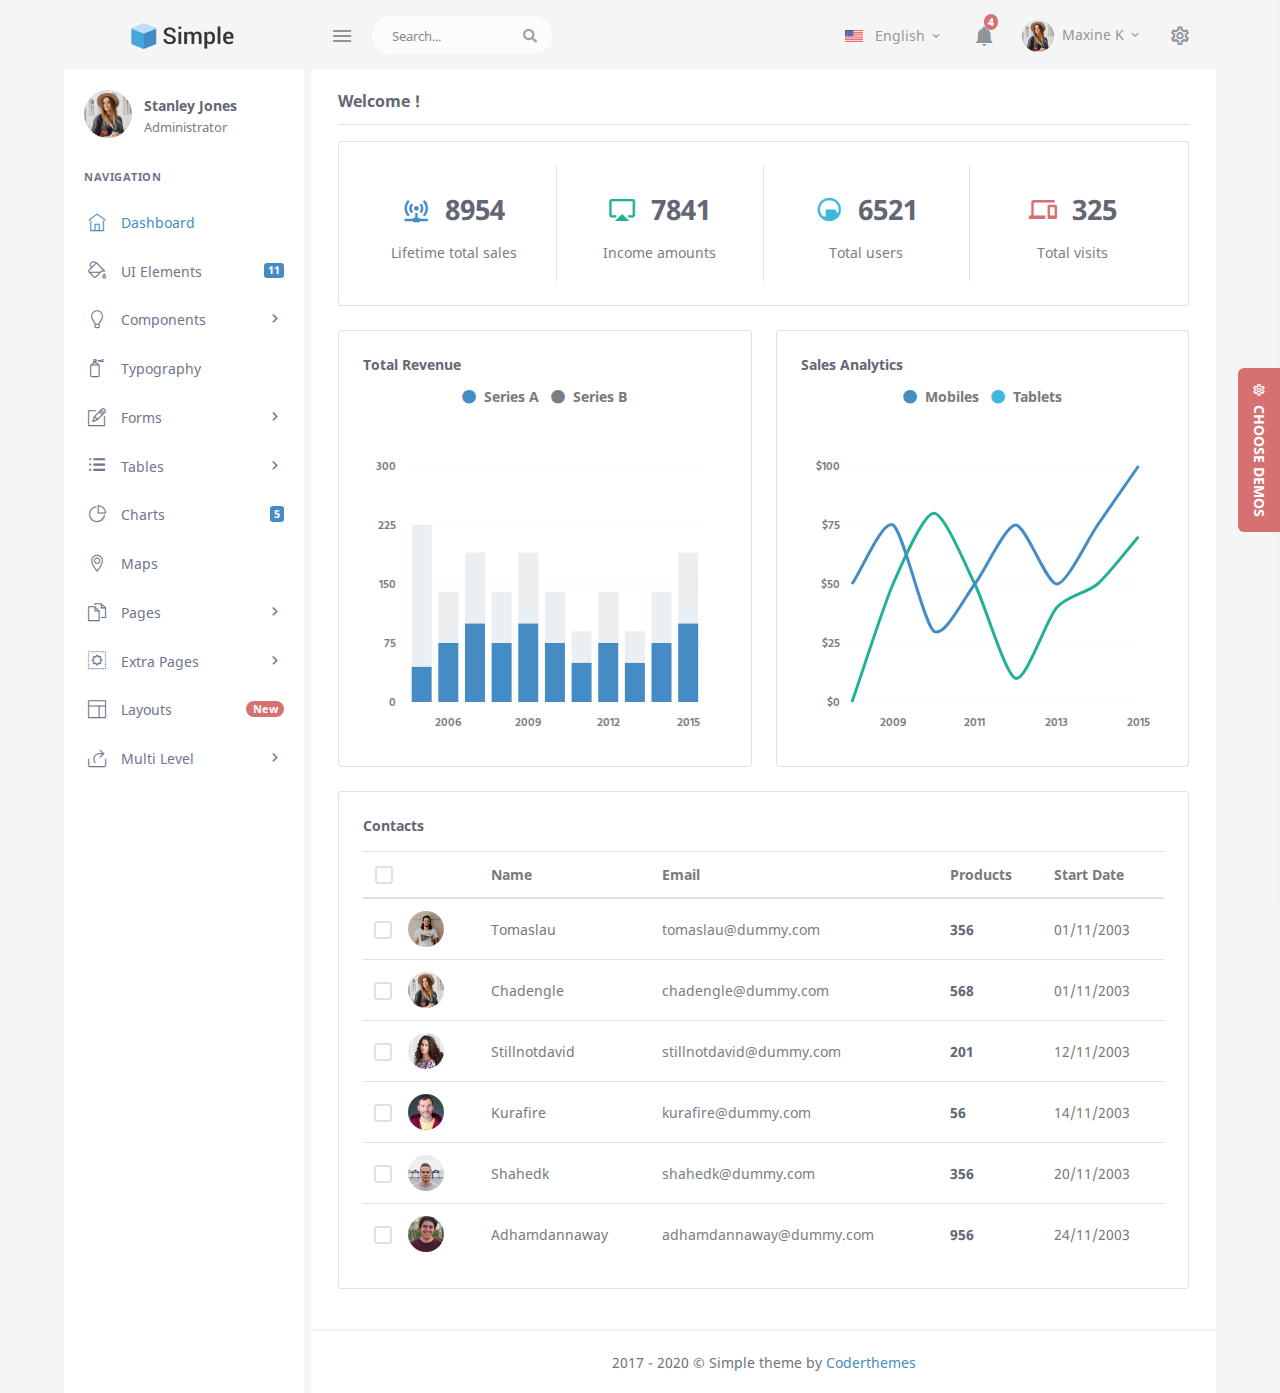
<file: resources/views/layout_admin/simple-admin-dashboard/index.html>
﻿<!DOCTYPE html>
<html lang="en">

    <head>
        <meta charset="utf-8">
        <title>Dashboard | Simple - Responsive Bootstrap 4 Admin Dashboard</title>
        <meta name="viewport" content="width=device-width, initial-scale=1.0">
        <meta content="Responsive bootstrap 4 admin template" name="description">
        <meta content="Coderthemes" name="author">
        <meta http-equiv="X-UA-Compatible" content="IE=edge">
        <!-- App favicon -->
        <link rel="shortcut icon" href="assets\images\favicon.ico">
        <!-- App css -->
        <link href="assets\css\bootstrap.min.css" rel="stylesheet" type="text/css" id="bootstrap-stylesheet">
        <link href="assets\css\icons.min.css" rel="stylesheet" type="text/css">
        <link href="assets\css\app.min.css" rel="stylesheet" type="text/css" id="app-stylesheet">

    </head>

    <body>

        <!-- Begin page -->
        <div id="wrapper">


            <!-- Topbar Start -->
            <div class="navbar-custom">
                <ul class="list-unstyled topnav-menu float-right mb-0">

                    <li class="dropdown d-none d-lg-block">
                        <a class="nav-link dropdown-toggle mr-0" data-toggle="dropdown" href="#" role="button" aria-haspopup="false" aria-expanded="false">
                            <img src="assets\images\flags\us.jpg" alt="user-image" class="mr-2" height="12"> <span class="align-middle">English <i class="mdi mdi-chevron-down"></i> </span>
                        </a>
                        <div class="dropdown-menu dropdown-menu-right">
                             <!-- item-->
                             <a href="javascript:void(0);" class="dropdown-item notify-item">
                                    <img src="assets\images\flags\spain.jpg" alt="user-image" class="mr-2" height="12"> <span class="align-middle">Spanish</span>
                             </a>

                             <!-- item-->
                             <a href="javascript:void(0);" class="dropdown-item notify-item">
                                    <img src="assets\images\flags\italy.jpg" alt="user-image" class="mr-2" height="12"> <span class="align-middle">Italian</span>
                             </a>

                            <!-- item-->
                            <a href="javascript:void(0);" class="dropdown-item notify-item">
                                <img src="assets\images\flags\french.jpg" alt="user-image" class="mr-2" height="12"> <span class="align-middle">French</span>
                            </a>

                            <!-- item-->
                            <a href="javascript:void(0);" class="dropdown-item notify-item">
                                <img src="assets\images\flags\russia.jpg" alt="user-image" class="mr-2" height="12"> <span class="align-middle">Russian</span>
                            </a>
                        </div>
                    </li>

                    <li class="dropdown notification-list">
                        <a class="nav-link dropdown-toggle" data-toggle="dropdown" href="#" role="button" aria-haspopup="false" aria-expanded="false">
                            <i class="mdi mdi-bell noti-icon"></i>
                            <span class="badge badge-danger rounded-circle noti-icon-badge">4</span>
                        </a>
                        <div class="dropdown-menu dropdown-menu-right dropdown-lg">

                            <!-- item-->
                            <div class="dropdown-item noti-title">
                                <h5 class="font-16 m-0">
                                    <span class="float-right">
                                        <a href="" class="text-dark">
                                            <small>Clear All</small>
                                        </a>
                                    </span>Notification
                                </h5>
                            </div>

                            <div class="slimscroll noti-scroll">

                                 <!-- item-->
                                 <a href="javascript:void(0);" class="dropdown-item notify-item">
                                        <div class="notify-icon bg-success"><i class="mdi mdi-comment-account-outline"></i></div>
                                        <p class="notify-details">Caleb Flakelar commented on Admin<small class="text-muted">1 min ago</small></p>
                                    </a>

                                    <!-- item-->
                                    <a href="javascript:void(0);" class="dropdown-item notify-item">
                                        <div class="notify-icon bg-info"><i class="mdi mdi-account-plus"></i></div>
                                        <p class="notify-details">New user registered.<small class="text-muted">5 hours ago</small></p>
                                    </a>

                                    <!-- item-->
                                    <a href="javascript:void(0);" class="dropdown-item notify-item">
                                        <div class="notify-icon bg-danger"><i class="mdi mdi-heart"></i></div>
                                        <p class="notify-details">Carlos Crouch liked <b>Admin</b><small class="text-muted">3 days ago</small></p>
                                    </a>

                                    <!-- item-->
                                    <a href="javascript:void(0);" class="dropdown-item notify-item">
                                        <div class="notify-icon bg-warning"><i class="mdi mdi-comment-account-outline"></i></div>
                                        <p class="notify-details">Caleb Flakelar commented on Admin<small class="text-muted">4 days ago</small></p>
                                    </a>

                                    <!-- item-->
                                    <a href="javascript:void(0);" class="dropdown-item notify-item">
                                        <div class="notify-icon bg-primary">
                                            <i class="mdi mdi-heart"></i>
                                        </div>
                                        <p class="notify-details">Carlos Crouch liked <b>Admin</b>
                                            <small class="text-muted">13 days ago</small>
                                        </p>
                                    </a>
                            </div>

                            <!-- All-->
                            <a href="javascript:void(0);" class="dropdown-item text-primary text-center notify-item notify-all ">
                                View all
                                <i class="fi-arrow-right"></i>
                            </a>

                        </div>
                    </li>

                    <li class="dropdown notification-list">
                        <a class="nav-link dropdown-toggle nav-user mr-0" data-toggle="dropdown" href="#" role="button" aria-haspopup="false" aria-expanded="false">
                            <img src="assets\images\users\avatar-1.jpg" alt="user-image" class="rounded-circle">
                            <span class="pro-user-name ml-1">
                                    Maxine K  <i class="mdi mdi-chevron-down"></i>
                            </span>
                        </a>
                        <div class="dropdown-menu dropdown-menu-right profile-dropdown ">
                            <!-- item-->
                            <div class="dropdown-header noti-title">
                                <h6 class="text-overflow m-0">Welcome !</h6>
                            </div>

                            <!-- item-->
                            <a href="javascript:void(0);" class="dropdown-item notify-item">
                                <i class="mdi mdi-account-outline"></i>
                                <span>Profile</span>
                            </a>

                            <!-- item-->
                            <a href="javascript:void(0);" class="dropdown-item notify-item">
                                <i class="mdi mdi-settings-outline"></i>
                                <span>Settings</span>
                            </a>

                            <!-- item-->
                            <a href="javascript:void(0);" class="dropdown-item notify-item">
                                <i class="mdi mdi-lock-outline"></i>
                                <span>Lock Screen</span>
                            </a>

                            <div class="dropdown-divider"></div>

                            <!-- item-->
                            <a href="javascript:void(0);" class="dropdown-item notify-item">
                                <i class="mdi mdi-logout-variant"></i>
                                <span>Logout</span>
                            </a>

                        </div>
                    </li>

                    <li class="dropdown notification-list">
                        <a href="javascript:void(0);" class="nav-link right-bar-toggle">
                            <i class="mdi mdi-settings-outline noti-icon"></i>
                        </a>
                    </li>


                </ul>

                <!-- LOGO -->
                <div class="logo-box">
                    <a href="index.html" class="logo text-center logo-dark">
                        <span class="logo-lg">
                            <img src="assets\images\logo-dark.png" alt="" height="26">
                            <!-- <span class="logo-lg-text-dark">Simple</span> -->
                        </span>
                        <span class="logo-sm">
                            <!-- <span class="logo-lg-text-dark">S</span> -->
                            <img src="assets\images\logo-sm.png" alt="" height="22">
                        </span>
                    </a>

                    <a href="index.html" class="logo text-center logo-light">
                        <span class="logo-lg">
                            <img src="assets\images\logo-light.png" alt="" height="26">
                            <!-- <span class="logo-lg-text-light">Simple</span> -->
                        </span>
                        <span class="logo-sm">
                            <!-- <span class="logo-lg-text-light">S</span> -->
                            <img src="assets\images\logo-sm.png" alt="" height="22">
                        </span>
                    </a>
                </div>

                <ul class="list-unstyled topnav-menu topnav-menu-left m-0">
                    <li>
                        <button class="button-menu-mobile">
                            <i class="mdi mdi-menu"></i>
                        </button>
                    </li>

                    <li class="d-none d-sm-block">
                        <form class="app-search">
                            <div class="app-search-box">
                                <div class="input-group">
                                    <input type="text" class="form-control" placeholder="Search...">
                                    <div class="input-group-append">
                                        <button class="btn" type="submit">
                                            <i class="fas fa-search"></i>
                                        </button>
                                    </div>
                                </div>
                            </div>
                        </form>
                    </li>
                </ul>
            </div>
            <!-- end Topbar --> <!-- ========== Left Sidebar Start ========== -->
<div class="left-side-menu">


                <div class="user-box">
                        <div class="float-left">
                            <img src="assets\images\users\avatar-1.jpg" alt="" class="avatar-md rounded-circle">
                        </div>
                        <div class="user-info">
                            <a href="#">Stanley Jones</a>
                            <p class="text-muted m-0">Administrator</p>
                        </div>
                    </div>

            <!--- Sidemenu -->
            <div id="sidebar-menu">

                <ul class="metismenu" id="side-menu">

                    <li class="menu-title">Navigation</li>

                    <li>
                        <a href="index.html">
                            <i class="ti-home"></i>
                            <span> Dashboard </span>
                        </a>
                    </li>

                    <li>
                        <a href="ui-elements.html">
                            <i class="ti-paint-bucket"></i>
                            <span> UI Elements </span>
                            <span class="badge badge-primary float-right">11</span>
                        </a>
                    </li>

                    <li>
                        <a href="javascript: void(0);">
                            <i class="ti-light-bulb"></i>
                            <span> Components </span>
                            <span class="menu-arrow"></span>
                        </a>
                        <ul class="nav-second-level" aria-expanded="false">
                            <li><a href="components-range-slider.html">Range Slider</a></li>
                            <li><a href="components-alerts.html">Alerts</a></li>
                            <li><a href="components-icons.html">Icons</a></li>
                            <li><a href="components-widgets.html">Widgets</a></li>
                        </ul>
                    </li>

                    <li>
                        <a href="typography.html">
                            <i class="ti-spray"></i>
                            <span> Typography </span>
                        </a>
                    </li>

                    <li>
                        <a href="javascript: void(0);">
                            <i class="ti-pencil-alt"></i>
                            <span>  Forms  </span>
                            <span class="menu-arrow"></span>
                        </a>
                        <ul class="nav-second-level" aria-expanded="false">
                            <li><a href="forms-general.html">General Elements</a></li>
                            <li><a href="forms-advanced.html">Advanced Form</a></li>
                        </ul>
                    </li>

                    <li>
                        <a href="javascript: void(0);">
                            <i class="ti-menu-alt"></i>
                            <span>  Tables </span>
                            <span class="menu-arrow"></span>
                        </a>
                        <ul class="nav-second-level" aria-expanded="false">
                            <li><a href="tables-basic.html">Basic Tables</a></li>
                            <li><a href="tables-advanced.html">Advanced Tables</a></li>
                        </ul>
                    </li>

                    <li>
                        <a href="charts.html">
                            <i class="ti-pie-chart"></i>
                            <span>  Charts  </span>
                            <span class="badge badge-primary float-right">5</span>
                        </a>
                    </li>

                    <li>
                        <a href="maps.html">
                            <i class="ti-location-pin"></i>
                            <span> Maps </span>
                        </a>
                    </li>

                    <li>
                        <a href="javascript: void(0);">
                            <i class="ti-files"></i>
                            <span> Pages </span>
                            <span class="menu-arrow"></span>
                        </a>
                        <ul class="nav-second-level" aria-expanded="false">
                            <li><a href="pages-login.html">Login</a></li>
                            <li><a href="pages-register.html">Register</a></li>
                            <li><a href="pages-forget-password.html">Forget Password</a></li>
                            <li><a href="pages-lock-screen.html">Lock-screen</a></li>
                            <li><a href="pages-blank.html">Blank page</a></li>
                            <li><a href="pages-404.html">Error 404</a></li>
                            <li><a href="pages-confirm-mail.html">Confirm Mail</a></li>
                            <li><a href="pages-session-expired.html">Session Expired</a></li>
                        </ul>
                    </li>

                    <li>
                        <a href="javascript: void(0);">
                            <i class="ti-widget"></i>
                            <span> Extra Pages </span>
                            <span class="menu-arrow"></span>
                        </a>
                        <ul class="nav-second-level" aria-expanded="false">

                            <li><a href="extras-timeline.html">Timeline</a></li>
                            <li><a href="extras-invoice.html">Invoice</a></li>
                            <li><a href="extras-profile.html">Profile</a></li>
                            <li><a href="extras-calendar.html">Calendar</a></li>
                            <li><a href="extras-faqs.html">FAQs</a></li>
                            <li><a href="extras-pricing.html">Pricing</a></li>
                            <li><a href="extras-contacts.html">Contacts</a></li>
                        </ul>
                    </li>

                    <li>
                        <a href="javascript: void(0);">
                            <i class="ti-layout"></i>
                            <span> Layouts </span>
                            <span class="badge badge-danger badge-pill float-right">New</span>
                        </a>
                        <ul class="nav-second-level" aria-expanded="false">
                            <li><a href="layouts-horizontal.html">Horizontal</a></li>
                            <li><a href="layouts-dark-sidebar.html">Dark Sidebar</a></li>
                            <li><a href="layouts-small-sidebar.html">Small Sidebar</a></li>
                            <li><a href="layouts-sidebar-collapsed.html">Sidebar Collapsed</a></li>
                        </ul>
                    </li>

                    <li>
                        <a href="javascript: void(0);">
                            <i class="ti-share"></i>
                            <span>  Multi Level  </span>
                            <span class="menu-arrow"></span>
                        </a>
                        <ul class="nav-second-level nav" aria-expanded="false">
                            <li>
                                <a href="javascript: void(0);">Level 1.1</a>
                            </li>
                            <li>
                                <a href="javascript: void(0);" aria-expanded="false">Level 1.2
                                        <span class="menu-arrow"></span>
                                    </a>
                                <ul class="nav-third-level nav" aria-expanded="false">
                                    <li>
                                        <a href="javascript: void(0);">Level 2.1</a>
                                    </li>
                                    <li>
                                        <a href="javascript: void(0);">Level 2.2</a>
                                    </li>
                                </ul>
                            </li>
                        </ul>
                    </li>
                </ul>

            </div>
            <!-- End Sidebar -->

            <div class="clearfix"></div>


    </div>
    <!-- Left Sidebar End -->

            <!-- ============================================================== -->
            <!-- Start Page Content here -->
            <!-- ============================================================== -->

            <div class="content-page">
                <div class="content">

                    <!-- Start container-fluid -->
                    <div class="container-fluid">

                        <div class="row">
                            <div class="col-12">
                                <div>
                                    <h4 class="header-title mb-3">Welcome !</h4>
                                </div>
                            </div>
                        </div>
                        <!-- end row -->

                        <div class="row">
                            <div class="col-12">
                                <div>
                                    <div class="card-box widget-inline">
                                        <div class="row">
                                            <div class="col-xl-3 col-sm-6 widget-inline-box">
                                                <div class="text-center p-3">
                                                    <h2 class="mt-2"><i class="text-primary mdi mdi-access-point-network mr-2"></i> <b>8954</b></h2>
                                                    <p class="text-muted mb-0">Lifetime total sales</p>
                                                </div>
                                            </div>

                                            <div class="col-xl-3 col-sm-6 widget-inline-box">
                                                <div class="text-center p-3">
                                                    <h2 class="mt-2"><i class="text-teal mdi mdi-airplay mr-2"></i> <b>7841</b></h2>
                                                    <p class="text-muted mb-0">Income amounts</p>
                                                </div>
                                            </div>

                                            <div class="col-xl-3 col-sm-6 widget-inline-box">
                                                <div class="text-center p-3">
                                                    <h2 class="mt-2"><i class="text-info mdi mdi-black-mesa mr-2"></i> <b>6521</b></h2>
                                                    <p class="text-muted mb-0">Total users</p>
                                                </div>
                                            </div>

                                            <div class="col-xl-3 col-sm-6">
                                                <div class="text-center p-3">
                                                    <h2 class="mt-2"><i class="text-danger mdi mdi-cellphone-link mr-2"></i> <b>325</b></h2>
                                                    <p class="text-muted mb-0">Total visits</p>
                                                </div>
                                            </div>

                                        </div>
                                    </div>
                                </div>
                            </div>
                        </div>
                        <!--end row -->

                        <div class="row">
                            <div class="col-lg-6">
                                <div class="card-box">
                                    <h5 class="mt-0 font-14">Total Revenue</h5>
                                    <div class="text-center">
                                        <ul class="list-inline chart-detail-list">
                                            <li class="list-inline-item">
                                                <p class="font-weight-semibold"><i class="fa fa-circle mr-2 text-primary"></i>Series A</p>
                                            </li>
                                            <li class="list-inline-item">
                                                <p class="font-weight-semibold"><i class="fa fa-circle mr-2 text-muted"></i>Series B</p>
                                            </li>
                                        </ul>
                                    </div>
                                    <div id="dashboard-bar-stacked" class="morris-chart" dir="ltr" style="height: 300px;"></div>
                                </div>
                            </div>
                            <!-- end col -->

                            <div class="col-lg-6">
                                <div class="card-box">
                                    <h5 class="mt-0 font-14">Sales Analytics</h5>
                                    <div class="text-center">
                                        <ul class="list-inline chart-detail-list">
                                            <li class="list-inline-item">
                                                <p class="font-weight-semibold"><i class="fa fa-circle mr-2 text-primary"></i>Mobiles</p>
                                            </li>
                                            <li class="list-inline-item">
                                                <p class="font-weight-semibold"><i class="fa fa-circle mr-2 text-info"></i>Tablets</p>
                                            </li>
                                        </ul>
                                    </div>
                                    <div id="dashboard-line-chart" class="morris-chart" dir="ltr" style="height: 300px;"></div>
                                </div>
                            </div>
                            <!-- end col -->
                        </div>
                        <!-- end row -->

                        <div class="row">
                            <div class="col-sm-12">
                                <div class="card-box">
                                    <h5 class="mt-0 font-14 mb-3">Contacts</h5>
                                    <div class="table-responsive">
                                        <table class="table table-hover mails m-0 table table-actions-bar table-centered">
                                            <thead>
                                                <tr>
                                                    <th style="min-width: 95px;">

                                                        <div class="checkbox checkbox-single checkbox-primary">
                                                            <input type="checkbox" class="custom-control-input" id="action-checkbox">
                                                            <label class="custom-control-label" for="action-checkbox">&nbsp;</label>
                                                        </div>
                                                    </th>
                                                    <th>Name</th>
                                                    <th>Email</th>
                                                    <th>Products</th>
                                                    <th>Start Date</th>
                                                </tr>
                                            </thead>

                                            <tbody>
                                                <tr>
                                                    <td>
                                                        <div class="checkbox checkbox-primary mr-2 float-left">
                                                            <input id="checkbox2" type="checkbox">
                                                            <label for="checkbox2"></label>
                                                        </div>

                                                        <img src="assets\images\users\avatar-2.jpg" alt="contact-img" title="contact-img" class="rounded-circle avatar-sm">
                                                    </td>

                                                    <td>
                                                        Tomaslau
                                                    </td>

                                                    <td>
                                                        <a href="#" class="text-muted">tomaslau@dummy.com</a>
                                                    </td>

                                                    <td>
                                                        <b><a href="" class="text-dark"><b>356</b></a>
                                                        </b>
                                                    </td>

                                                    <td>
                                                        01/11/2003
                                                    </td>

                                                </tr>

                                                <tr>
                                                    <td>
                                                        <div class="checkbox checkbox-primary mr-2 float-left">
                                                            <input id="checkbox1" type="checkbox">
                                                            <label for="checkbox1"></label>
                                                        </div>

                                                        <img src="assets\images\users\avatar-1.jpg" alt="contact-img" title="contact-img" class="rounded-circle avatar-sm">
                                                    </td>

                                                    <td>
                                                        Chadengle
                                                    </td>

                                                    <td>
                                                        <a href="#" class="text-muted">chadengle@dummy.com</a>
                                                    </td>

                                                    <td>
                                                        <b><a href="" class="text-dark"><b>568</b></a>
                                                        </b>
                                                    </td>

                                                    <td>
                                                        01/11/2003
                                                    </td>

                                                </tr>

                                                <tr>
                                                    <td>
                                                        <div class="checkbox checkbox-primary mr-2 float-left">
                                                            <input id="checkbox3" type="checkbox">
                                                            <label for="checkbox3"></label>
                                                        </div>

                                                        <img src="assets\images\users\avatar-3.jpg" alt="contact-img" title="contact-img" class="rounded-circle avatar-sm">
                                                    </td>

                                                    <td>
                                                        Stillnotdavid
                                                    </td>

                                                    <td>
                                                        <a href="#" class="text-muted">stillnotdavid@dummy.com</a>
                                                    </td>
                                                    <td>
                                                        <b><a href="" class="text-dark"><b>201</b></a>
                                                        </b>
                                                    </td>

                                                    <td>
                                                        12/11/2003
                                                    </td>

                                                </tr>

                                                <tr>
                                                    <td>
                                                        <div class="checkbox checkbox-primary mr-2 float-left">
                                                            <input id="checkbox4" type="checkbox">
                                                            <label for="checkbox4"></label>
                                                        </div>

                                                        <img src="assets\images\users\avatar-4.jpg" alt="contact-img" title="contact-img" class="rounded-circle avatar-sm">
                                                    </td>

                                                    <td>
                                                        Kurafire
                                                    </td>

                                                    <td>
                                                        <a href="#" class="text-muted">kurafire@dummy.com</a>
                                                    </td>

                                                    <td>
                                                        <b><a href="" class="text-dark"><b>56</b></a>
                                                        </b>
                                                    </td>

                                                    <td>
                                                        14/11/2003
                                                    </td>

                                                </tr>

                                                <tr>
                                                    <td>
                                                        <div class="checkbox checkbox-primary mr-2 float-left">
                                                            <input id="checkbox5" type="checkbox">
                                                            <label for="checkbox5"></label>
                                                        </div>

                                                        <img src="assets\images\users\avatar-5.jpg" alt="contact-img" title="contact-img" class="rounded-circle avatar-sm">
                                                    </td>

                                                    <td>
                                                        Shahedk
                                                    </td>

                                                    <td>
                                                        <a href="#" class="text-muted">shahedk@dummy.com</a>
                                                    </td>

                                                    <td>
                                                        <b><a href="" class="text-dark"><b>356</b></a>
                                                        </b>
                                                    </td>

                                                    <td>
                                                        20/11/2003
                                                    </td>

                                                </tr>

                                                <tr>
                                                    <td>
                                                        <div class="checkbox checkbox-primary mr-2 float-left">
                                                            <input id="checkbox6" type="checkbox">
                                                            <label for="checkbox6"></label>
                                                        </div>

                                                        <img src="assets\images\users\avatar-6.jpg" alt="contact-img" title="contact-img" class="rounded-circle avatar-sm">
                                                    </td>

                                                    <td>
                                                        Adhamdannaway
                                                    </td>

                                                    <td>
                                                        <a href="#" class="text-muted">adhamdannaway@dummy.com</a>
                                                    </td>

                                                    <td>
                                                        <b><a href="" class="text-dark"><b>956</b></a>
                                                        </b>
                                                    </td>

                                                    <td>
                                                        24/11/2003
                                                    </td>

                                                </tr>

                                            </tbody>
                                        </table>
                                    </div>
                                </div>
                            </div>
                        </div>
                        <!-- end row -->

                    </div>
                    <!-- end container-fluid -->



                    <!-- Footer Start -->
                    <footer class="footer">
                        <div class="container-fluid">
                            <div class="row">
                                <div class="col-md-12">
                                    2017 - 2020 &copy; Simple theme by <a href="">Coderthemes</a>
                                </div>
                            </div>
                        </div>
                    </footer>
                    <!-- end Footer -->

                </div>
                <!-- end content -->

            </div>
            <!-- END content-page -->

        </div>
        <!-- END wrapper -->


        <!-- Right Sidebar -->
        <div class="right-bar">
            <div class="rightbar-title">
                <a href="javascript:void(0);" class="right-bar-toggle float-right">
                    <i class="mdi mdi-close"></i>
                </a>
                <h5 class="font-16 m-0 text-white">Theme Customizer</h5>
            </div>
            <div class="slimscroll-menu">

                <div class="p-4">
                    <div class="alert alert-warning" role="alert">
                        <strong>Customize </strong> the overall color scheme, layout, etc.
                    </div>
                    <div class="mb-2">
                        <img src="assets\images\layouts\light.png" class="img-fluid img-thumbnail" alt="">
                    </div>
                    <div class="custom-control custom-switch mb-3">
                        <input type="checkbox" class="custom-control-input theme-choice" id="light-mode-switch" checked="">
                        <label class="custom-control-label" for="light-mode-switch">Light Mode</label>
                    </div>

                    <div class="mb-2">
                        <img src="assets\images\layouts\dark.png" class="img-fluid img-thumbnail" alt="">
                    </div>
                    <div class="custom-control custom-switch mb-3">
                        <input type="checkbox" class="custom-control-input theme-choice" id="dark-mode-switch" data-bsstyle="assets/css/bootstrap-dark.min.css" data-appstyle="assets/css/app-dark.min.css">
                        <label class="custom-control-label" for="dark-mode-switch">Dark Mode</label>
                    </div>

                    <div class="mb-2">
                        <img src="assets\images\layouts\rtl.png" class="img-fluid img-thumbnail" alt="">
                    </div>
                    <div class="custom-control custom-switch mb-5">
                        <input type="checkbox" class="custom-control-input theme-choice" id="rtl-mode-switch" data-appstyle="assets/css/app-rtl.min.css">
                        <label class="custom-control-label" for="rtl-mode-switch">RTL Mode</label>
                    </div>

                    <a href="https://1.envato.market/EK71X" class="btn btn-danger btn-block mt-3" target="_blank"><i class="mdi mdi-download mr-1"></i> Download Now</a>
                </div>
            </div> <!-- end slimscroll-menu-->
        </div>
        <!-- /Right-bar -->

        <!-- Right bar overlay-->
        <div class="rightbar-overlay"></div>

        <a href="javascript:void(0);" class="right-bar-toggle demos-show-btn">
            <i class="mdi mdi-settings-outline mdi-spin"></i> &nbsp;Choose Demos
        </a>

        <!-- Vendor js -->
        <script src="assets\js\vendor.min.js"></script>

        <script src="assets\libs\morris-js\morris.min.js"></script>
        <script src="assets\libs\raphael\raphael.min.js"></script>

        <script src="assets\js\pages\dashboard.init.js"></script>

        <!-- App js -->
        <script src="assets\js\app.min.js"></script>

    </body>

</html>
</file>
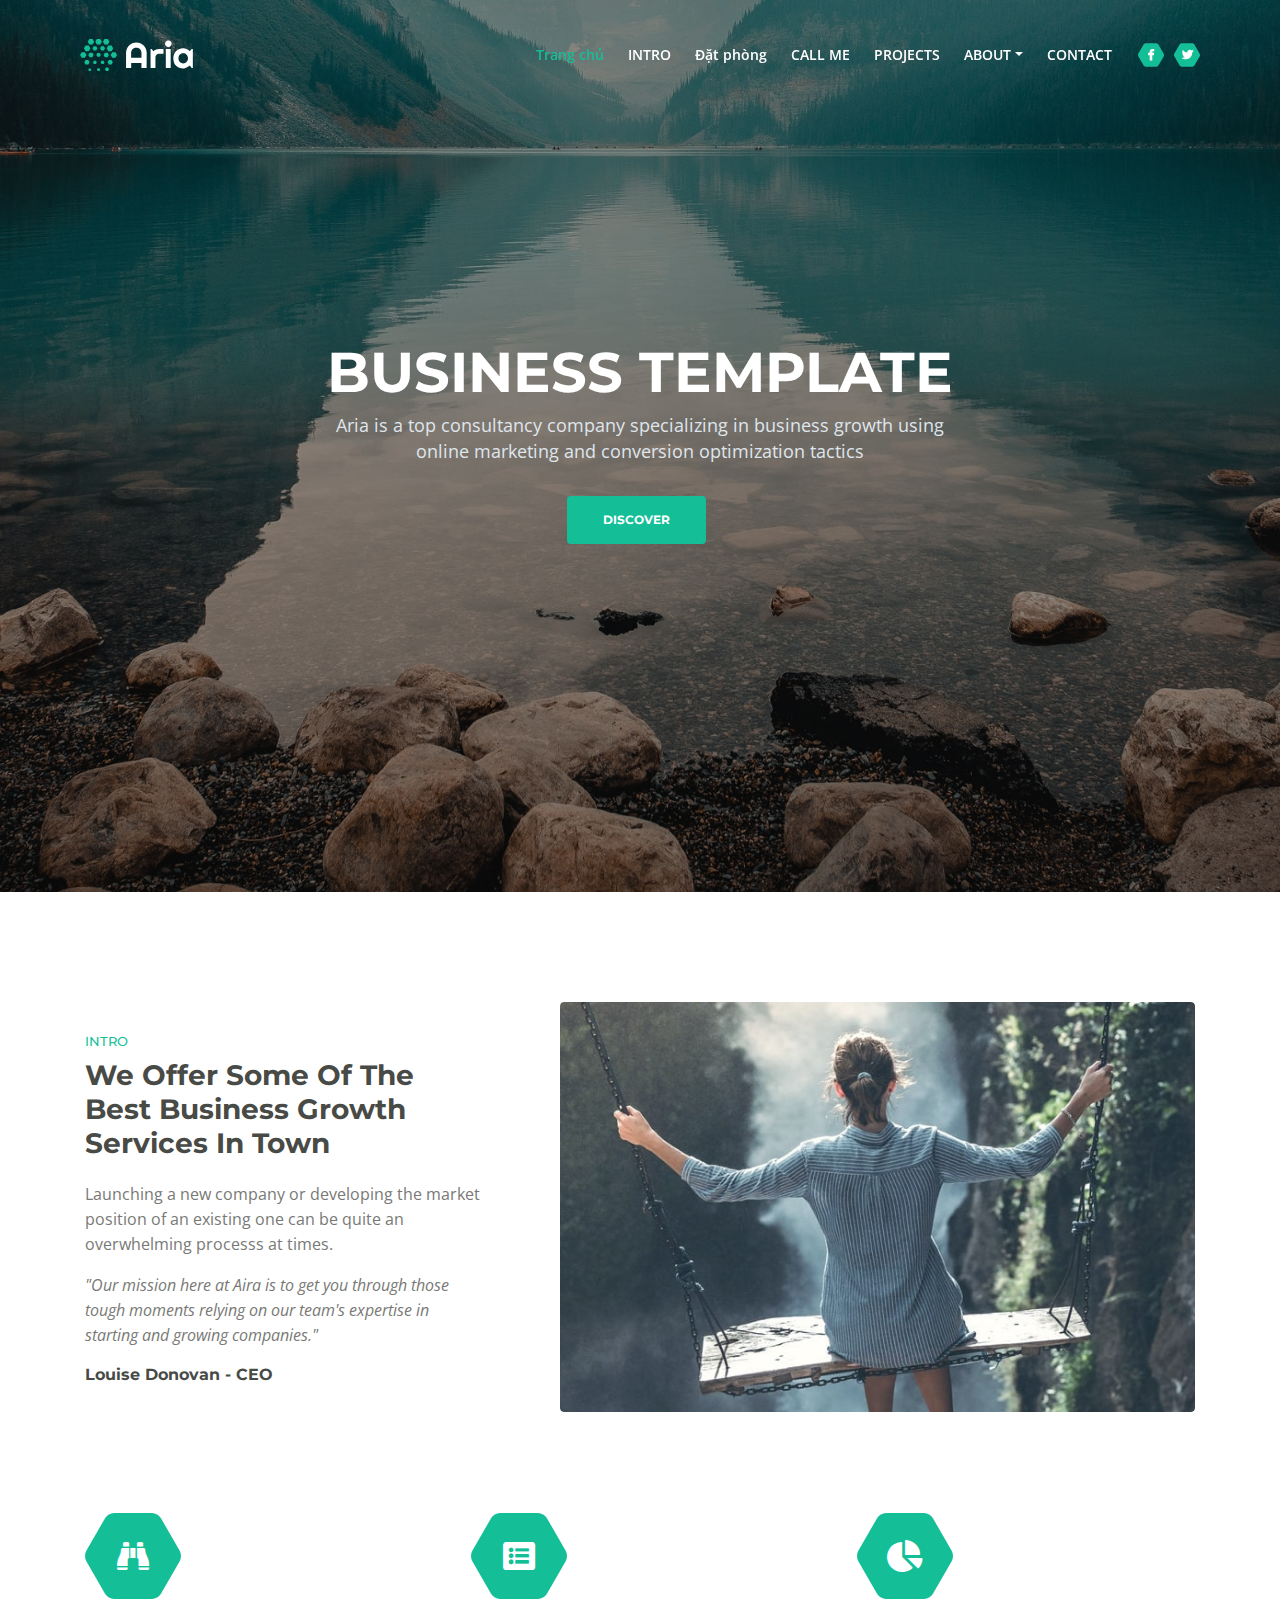
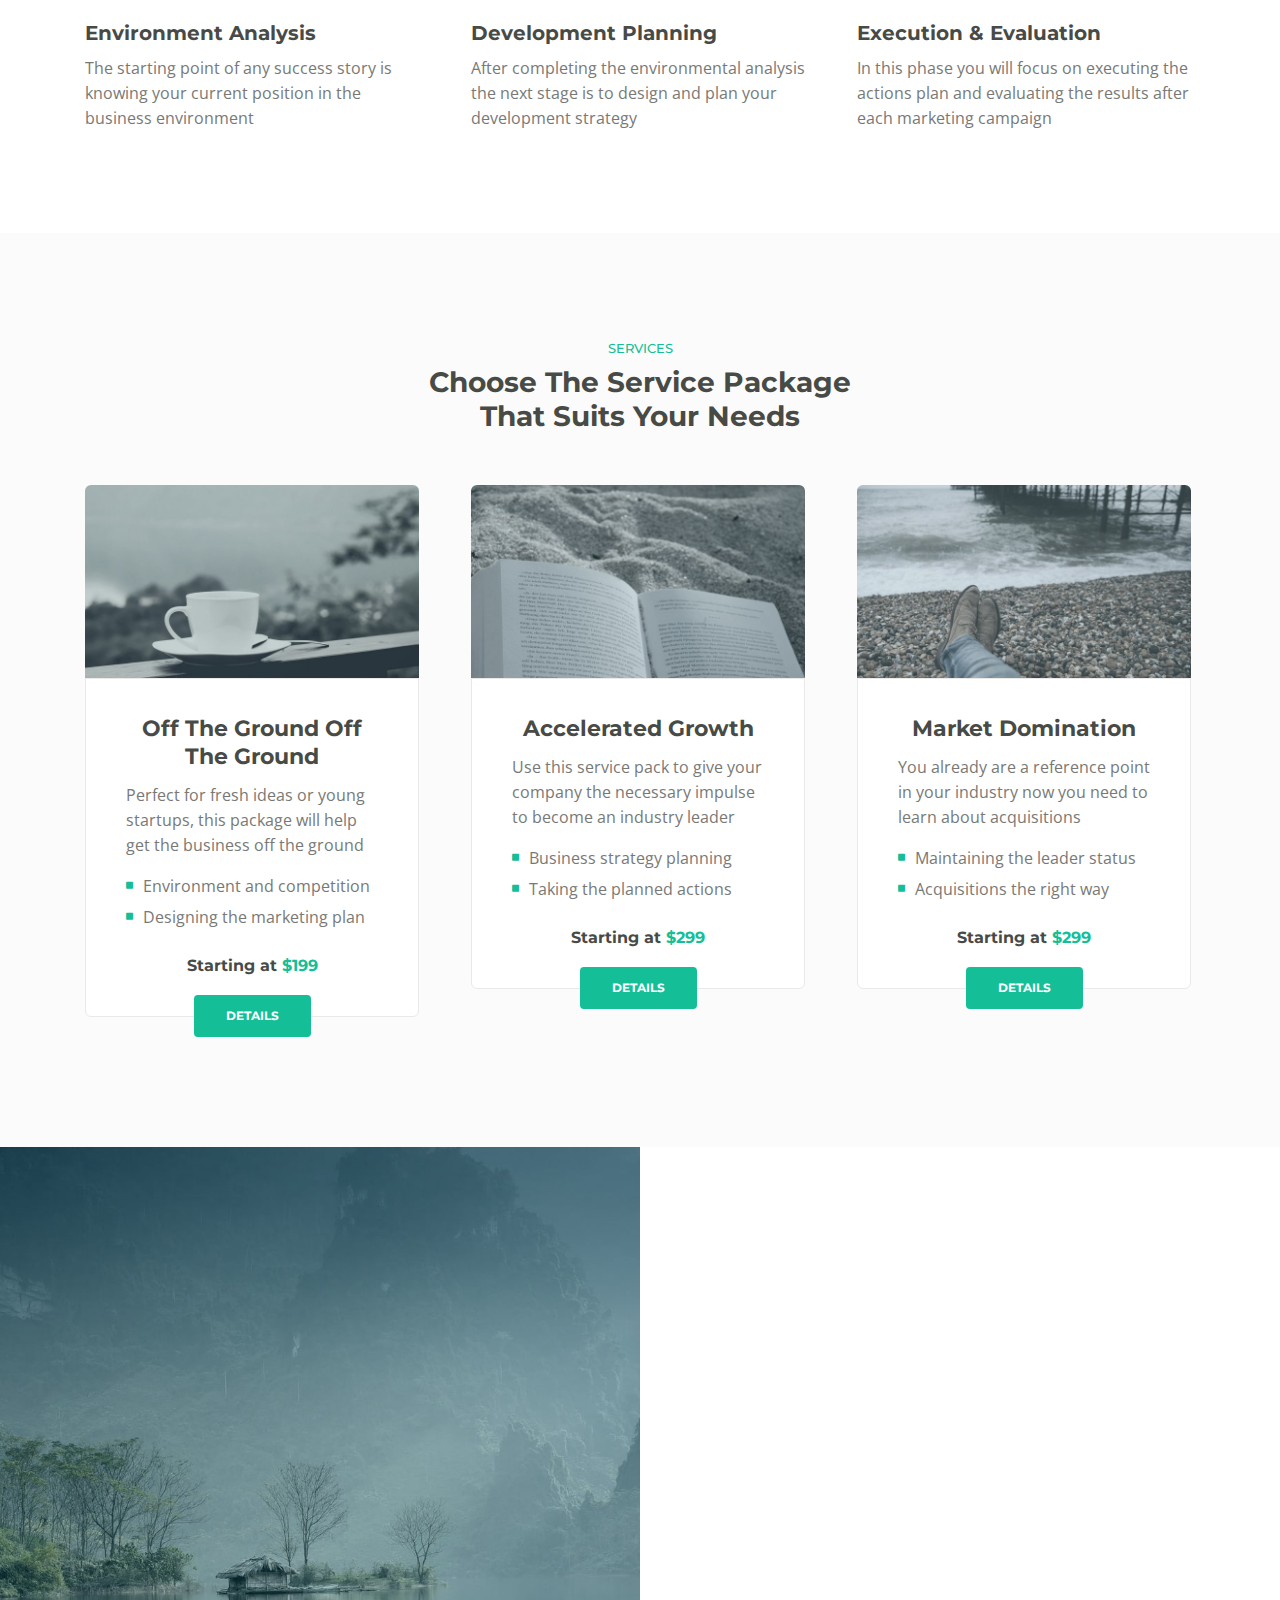
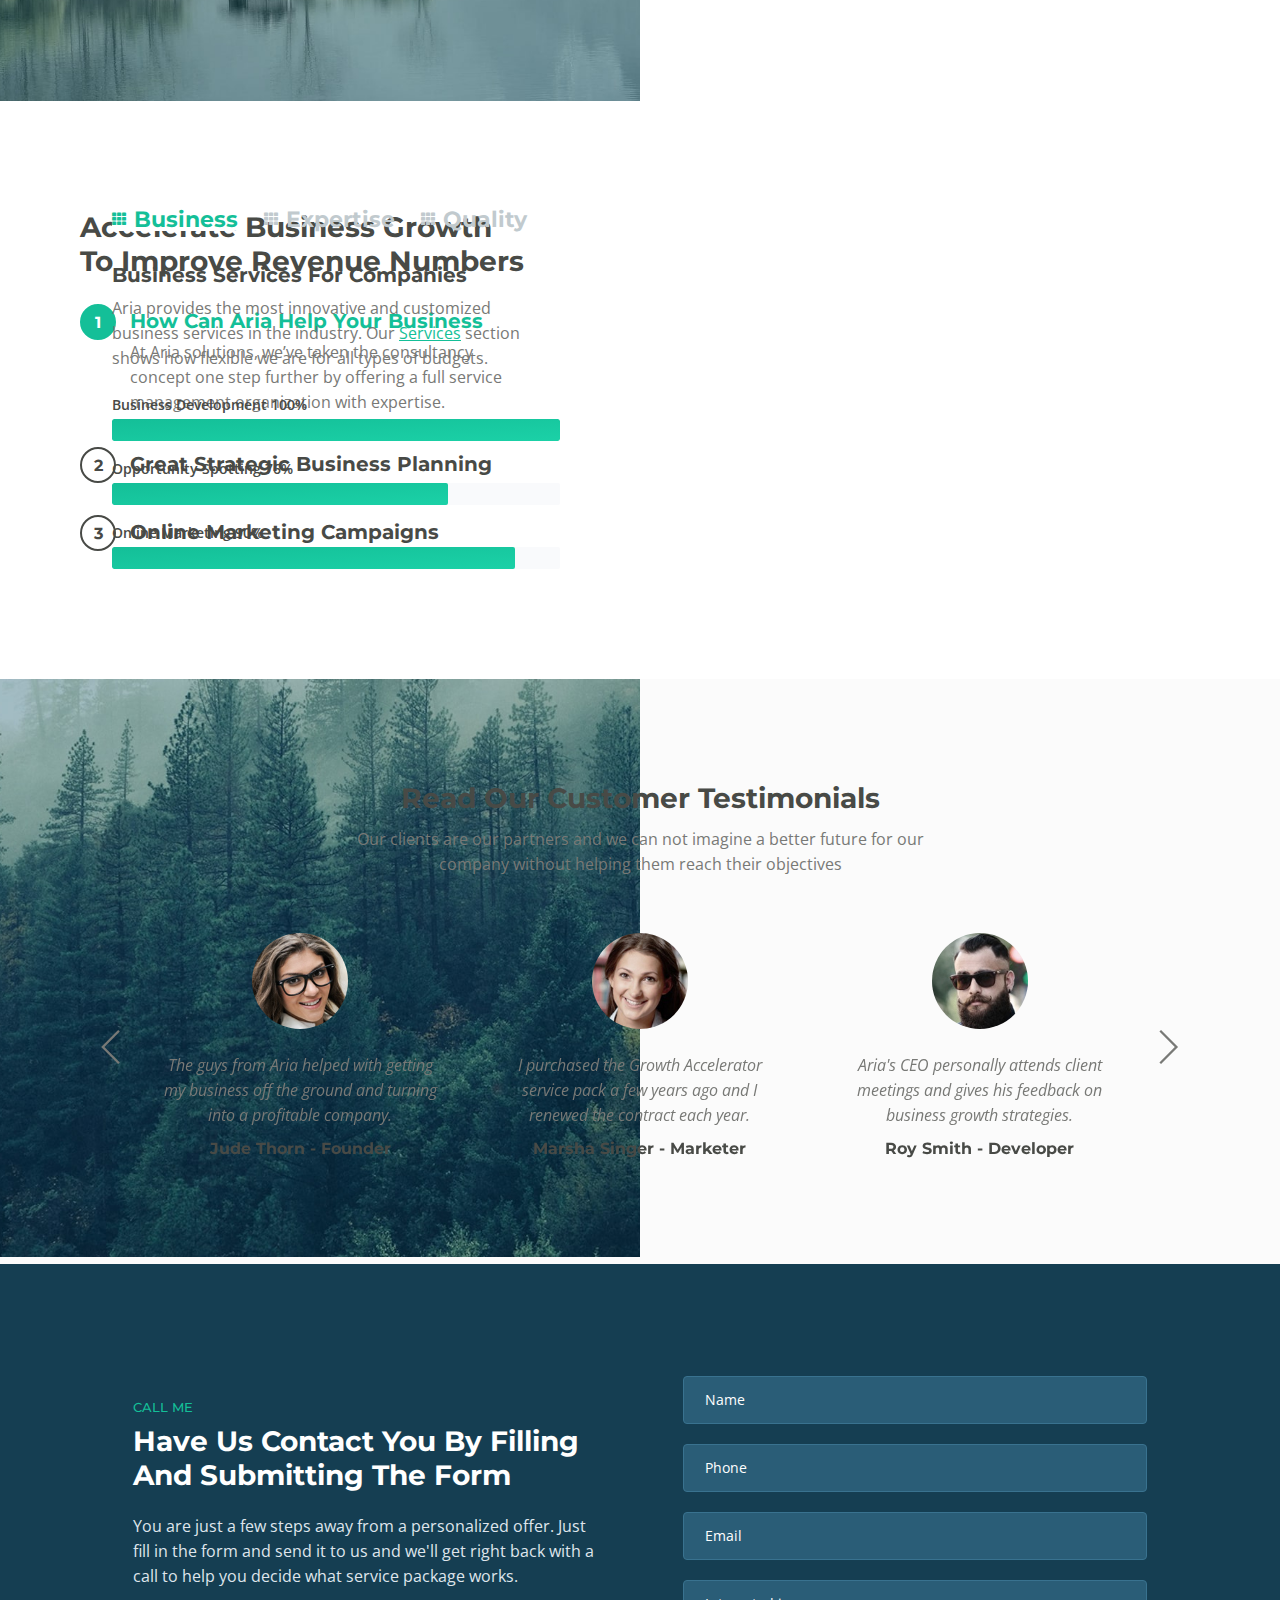
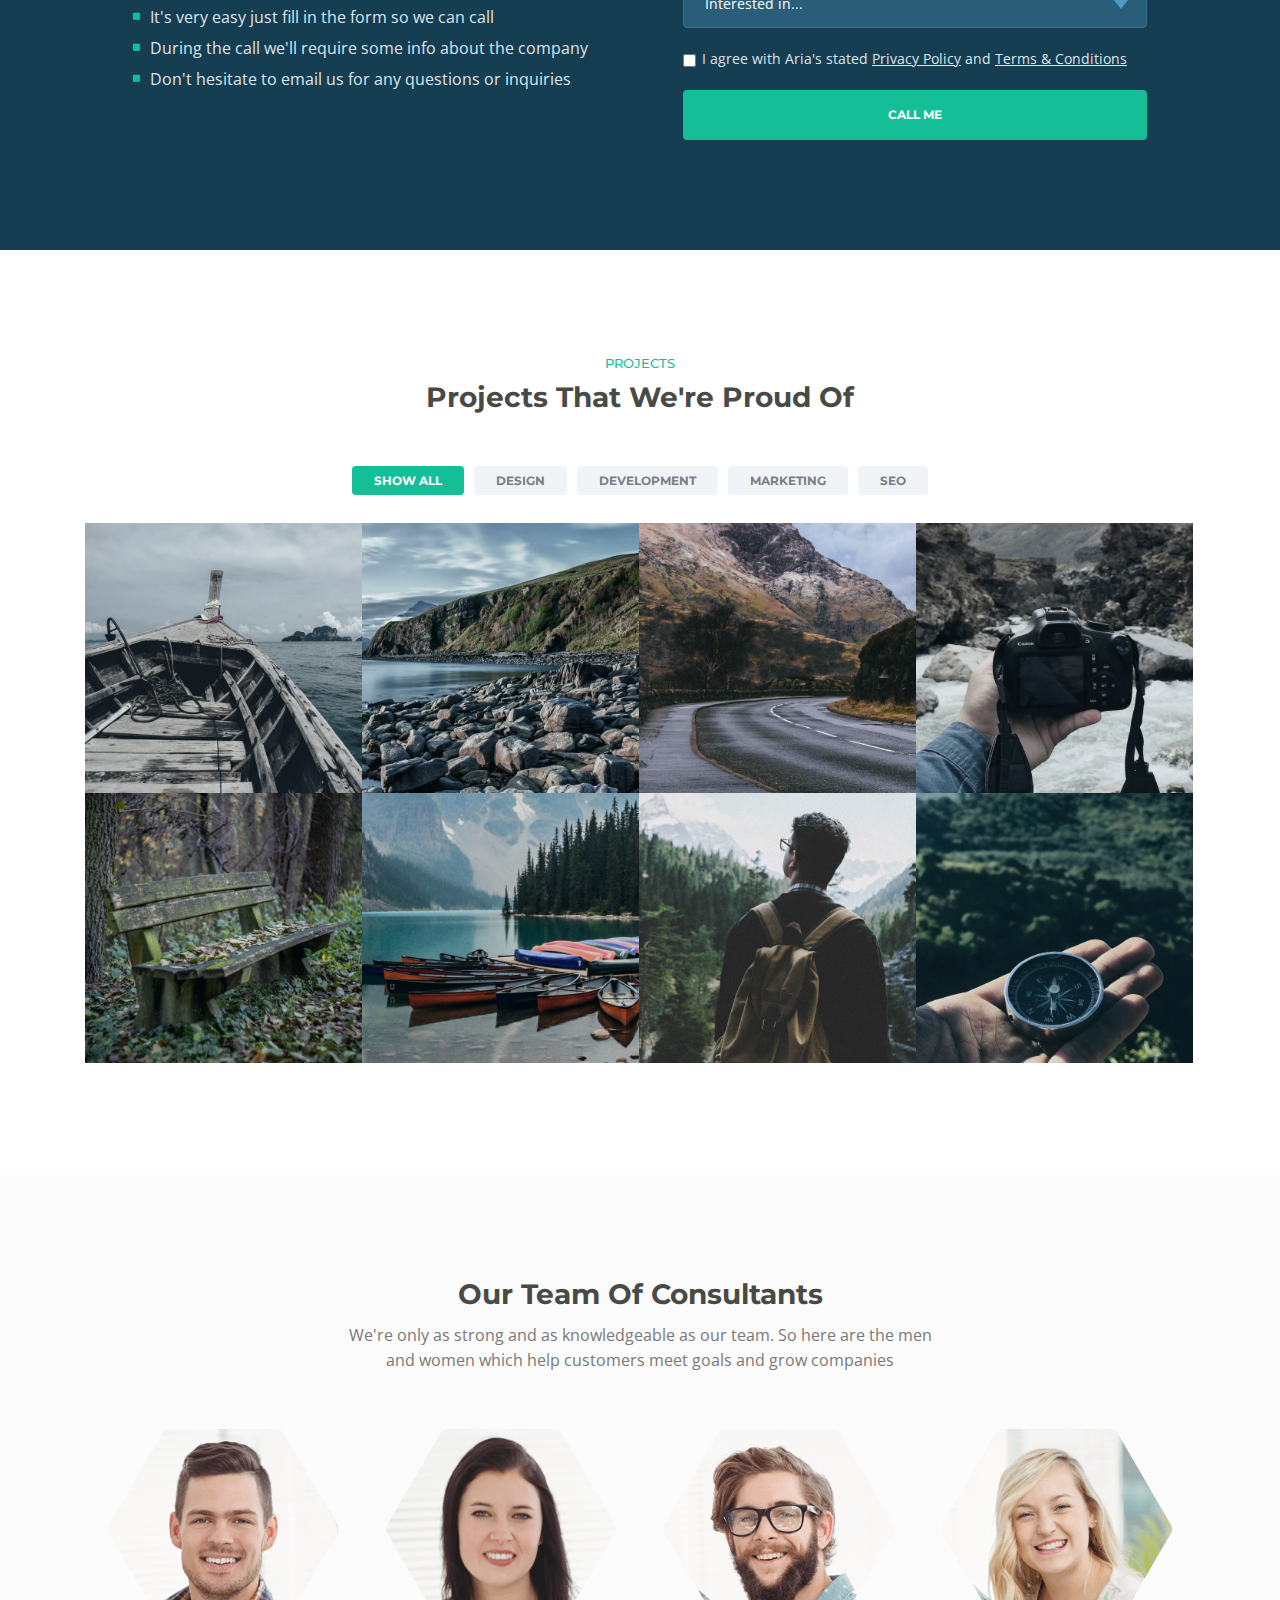
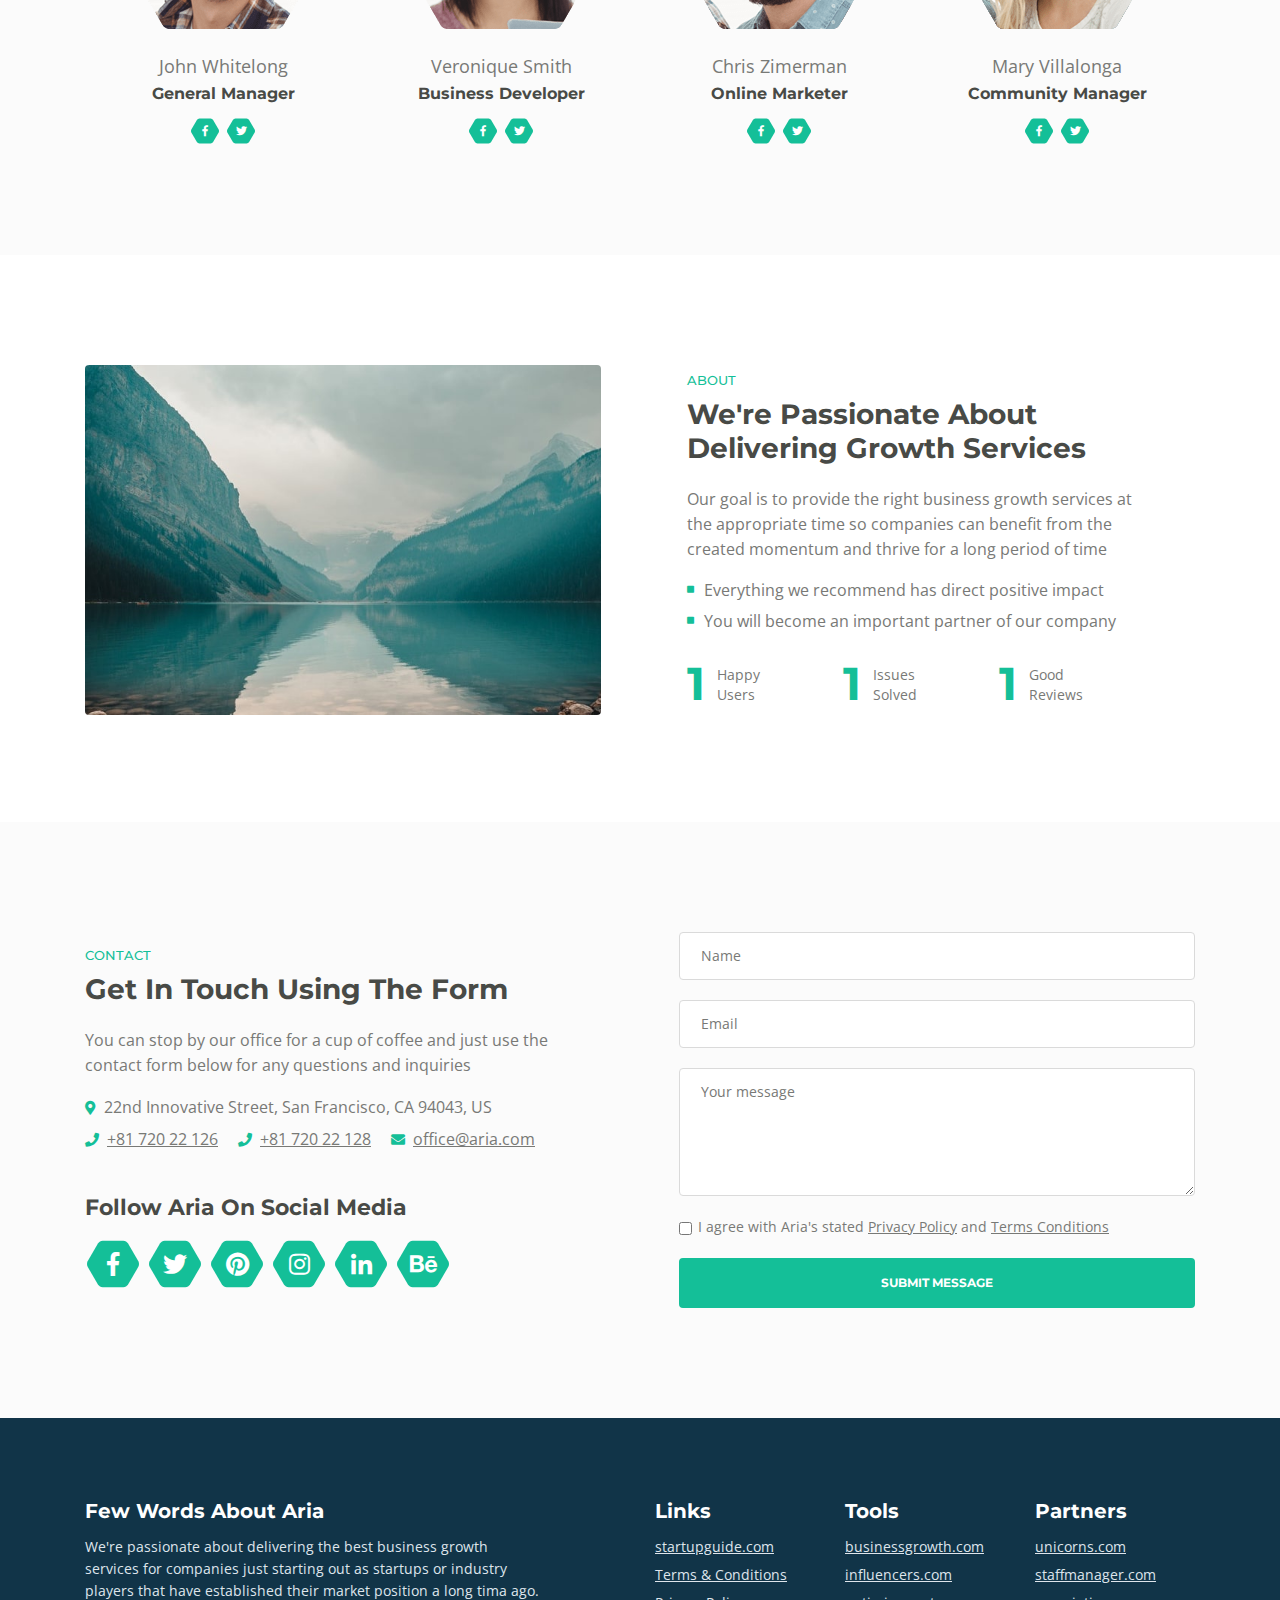
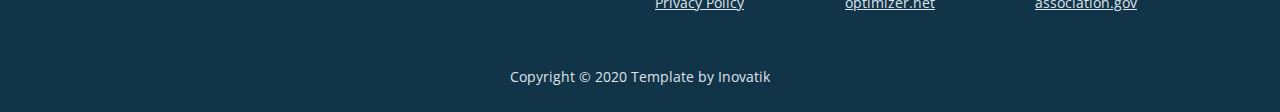
<file: resources/views/layout_page/web/index.html>
<!DOCTYPE html>
<html lang="en">

<head>
    <meta charset="utf-8">
    <meta name="viewport" content="width=device-width, initial-scale=1, shrink-to-fit=no">

    <!-- SEO Meta Tags -->
    <meta name="description" content="Aria is a business focused HTML landing page template built with Bootstrap to help you create lead generation websites for companies and their services.">
    <meta name="author" content="Inovatik">

    <!-- OG Meta Tags to improve the way the post looks when you share the page on LinkedIn, Facebook, Google+ -->
    <meta property="og:site_name" content="" />
    <!-- website name -->
    <meta property="og:site" content="" />
    <!-- website link -->
    <meta property="og:title" content="" />
    <!-- title shown in the actual shared post -->
    <meta property="og:description" content="" />
    <!-- description shown in the actual shared post -->
    <meta property="og:image" content="" />
    <!-- image link, make sure it's jpg -->
    <meta property="og:url" content="" />
    <!-- where do you want your post to link to -->
    <meta property="og:type" content="article" />

    <!-- Website Title -->
    <title>Aria - Business HTML Landing Page Template</title>

    <!-- Styles -->
    <link href="https://fonts.googleapis.com/css?family=Montserrat:500,700&display=swap&subset=latin-ext" rel="stylesheet">
    <link href="https://fonts.googleapis.com/css?family=Open+Sans:400,400i,600&display=swap&subset=latin-ext" rel="stylesheet">
    <link href="css/bootstrap.css" rel="stylesheet">
    <link href="css/fontawesome-all.css" rel="stylesheet">
    <link href="css/swiper.css" rel="stylesheet">
    <link href="css/magnific-popup.css" rel="stylesheet">
    <link href="css/styles.css" rel="stylesheet">

    <!-- Favicon  -->
    <link rel="icon" href="images/favicon.png">
</head>

<body data-spy="scroll" data-target=".fixed-top">

    <!-- Preloader -->
    <div class="spinner-wrapper">
        <div class="spinner">
            <div class="bounce1"></div>
            <div class="bounce2"></div>
            <div class="bounce3"></div>
        </div>
    </div>
    <!-- end of preloader -->


    <!-- Navbar -->
    <nav class="navbar navbar-expand-md navbar-dark navbar-custom fixed-top">
        <!-- Text Logo - Use this if you don't have a graphic logo -->
        <!-- <a class="navbar-brand logo-text page-scroll" href="index.html">Aria</a> -->

        <!-- Image Logo -->
        <a class="navbar-brand logo-image" href="index.html"><img src="images/logo.svg" alt="alternative"></a>

        <!-- Mobile Menu Toggle Button -->
        <button class="navbar-toggler" type="button" data-toggle="collapse" data-target="#navbarsExampleDefault" aria-controls="navbarsExampleDefault" aria-expanded="false" aria-label="Toggle navigation">
            <span class="navbar-toggler-awesome fas fa-bars"></span>
            <span class="navbar-toggler-awesome fas fa-times"></span>
        </button>
        <!-- end of mobile menu toggle button -->

        <div class="collapse navbar-collapse" id="navbarsExampleDefault">
            <ul class="navbar-nav ml-auto">
                <li class="nav-item">
                    <a class="nav-link page-scroll" href="#header">Trang chủ <span class="sr-only">(current)</span></a>
                </li>
                <li class="nav-item">
                    <a class="nav-link page-scroll" href="#intro">INTRO</a>
                </li>
                <li class="nav-item">
                    <a class="nav-link page-scroll" href="#services">Đặt phòng</a>
                </li>
                <li class="nav-item">
                    <a class="nav-link page-scroll" href="#callMe">CALL ME</a>
                </li>
                <li class="nav-item">
                    <a class="nav-link page-scroll" href="#projects">PROJECTS</a>
                </li>

                <!-- Dropdown Menu -->
                <li class="nav-item dropdown">
                    <a class="nav-link dropdown-toggle page-scroll" href="#about" id="navbarDropdown" role="button" aria-haspopup="true" aria-expanded="false">ABOUT</a>
                    <div class="dropdown-menu" aria-labelledby="navbarDropdown">
                        <a class="dropdown-item" href="terms-conditions.html"><span class="item-text">TERMS CONDITIONS</span></a>
                        <div class="dropdown-items-divide-hr"></div>
                        <a class="dropdown-item" href="privacy-policy.html"><span class="item-text">PRIVACY POLICY</span></a>
                    </div>
                </li>
                <!-- end of dropdown menu -->

                <li class="nav-item">
                    <a class="nav-link page-scroll" href="#contact">CONTACT</a>
                </li>
            </ul>
            <span class="nav-item social-icons">
                <span class="fa-stack">
                    <a href="#your-link">
                        <span class="hexagon"></span>
            <i class="fab fa-facebook-f fa-stack-1x"></i>
            </a>
            </span>
            <span class="fa-stack">
                    <a href="#your-link">
                        <span class="hexagon"></span>
            <i class="fab fa-twitter fa-stack-1x"></i>
            </a>
            </span>
            </span>
        </div>
    </nav>
    <!-- end of navbar -->
    <!-- end of navbar -->


    <!-- Header -->
    <header id="header" class="header">
        <div class="header-content">
            <div class="container">
                <div class="row">
                    <div class="col-lg-12">
                        <div class="text-container">
                            <h1>BUSINESS <span id="js-rotating">TEMPLATE, SERVICES, SOLUTIONS</span></h1>
                            <p class="p-heading p-large">Aria is a top consultancy company specializing in business growth using online marketing and conversion optimization tactics</p>
                            <a class="btn-solid-lg page-scroll" href="#intro">DISCOVER</a>
                        </div>
                    </div>
                    <!-- end of col -->
                </div>
                <!-- end of row -->
            </div>
            <!-- end of container -->
        </div>
        <!-- end of header-content -->
    </header>
    <!-- end of header -->
    <!-- end of header -->


    <!-- Intro -->
    <div id="intro" class="basic-1">
        <div class="container">
            <div class="row">
                <div class="col-lg-5">
                    <div class="text-container">
                        <div class="section-title">INTRO</div>
                        <h2>We Offer Some Of The Best Business Growth Services In Town</h2>
                        <p>Launching a new company or developing the market position of an existing one can be quite an overwhelming processs at times.</p>
                        <p class="testimonial-text">"Our mission here at Aira is to get you through those tough moments relying on our team's expertise in starting and growing companies."</p>
                        <div class="testimonial-author">Louise Donovan - CEO</div>
                    </div>
                    <!-- end of text-container -->
                </div>
                <!-- end of col -->
                <div class="col-lg-7">
                    <div class="image-container">
                        <img class="img-fluid" src="images/intro-office.jpg" alt="alternative">
                    </div>
                    <!-- end of image-container -->
                </div>
                <!-- end of col -->
            </div>
            <!-- end of row -->
        </div>
        <!-- end of container -->
    </div>
    <!-- end of basic-1 -->
    <!-- end of intro -->


    <!-- Description -->
    <div class="cards-1">
        <div class="container">
            <div class="row">
                <div class="col-lg-12">

                    <!-- Card -->
                    <div class="card">
                        <span class="fa-stack">
                            <span class="hexagon"></span>
                        <i class="fas fa-binoculars fa-stack-1x"></i>
                        </span>
                        <div class="card-body">
                            <h4 class="card-title">Environment Analysis</h4>
                            <p>The starting point of any success story is knowing your current position in the business environment</p>
                        </div>
                    </div>
                    <!-- end of card -->

                    <!-- Card -->
                    <div class="card">
                        <span class="fa-stack">
                            <span class="hexagon"></span>
                        <i class="fas fa-list-alt fa-stack-1x"></i>
                        </span>
                        <div class="card-body">
                            <h4 class="card-title">Development Planning</h4>
                            <p>After completing the environmental analysis the next stage is to design and plan your development strategy</p>
                        </div>
                    </div>
                    <!-- end of card -->

                    <!-- Card -->
                    <div class="card">
                        <span class="fa-stack">
                            <span class="hexagon"></span>
                        <i class="fas fa-chart-pie fa-stack-1x"></i>
                        </span>
                        <div class="card-body">
                            <h4 class="card-title">Execution & Evaluation</h4>
                            <p>In this phase you will focus on executing the actions plan and evaluating the results after each marketing campaign</p>
                        </div>
                    </div>
                    <!-- end of card -->

                </div>
                <!-- end of col -->
            </div>
            <!-- end of row -->
        </div>
        <!-- end of container -->
    </div>
    <!-- end of cards-1 -->
    <!-- end of description -->


    <!-- Services -->
    <div id="services" class="cards-2">
        <div class="container">
            <div class="row">
                <div class="col-lg-12">
                    <div class="section-title">SERVICES</div>
                    <h2>Choose The Service Package<br> That Suits Your Needs</h2>
                </div>
                <!-- end of col -->
            </div>
            <!-- end of row -->
            <div class="row">
                <div class="col-lg-12">

                    <!-- Card -->
                    <div class="card">
                        <div class="card-image">
                            <img class="img-fluid" src="images/services-1.jpg" alt="alternative">
                        </div>
                        <div class="card-body">
                            <h3 class="card-title">Off The Ground Off The Ground</h3>
                            <p>Perfect for fresh ideas or young startups, this package will help get the business off the ground</p>
                            <ul class="list-unstyled li-space-lg">
                                <li class="media">
                                    <i class="fas fa-square"></i>
                                    <div class="media-body">Environment and competition</div>
                                </li>
                                <li class="media">
                                    <i class="fas fa-square"></i>
                                    <div class="media-body">Designing the marketing plan</div>
                                </li>
                            </ul>
                            <p class="price">Starting at <span>$199</span></p>
                        </div>
                        <div class="button-container">
                            <a class="btn-solid-reg page-scroll" href="#callMe">DETAILS</a>
                        </div>
                        <!-- end of button-container -->
                    </div>
                    <!-- end of card -->

                    <!-- Card -->
                    <div class="card">
                        <div class="card-image">
                            <img class="img-fluid" src="images/services-2.jpg" alt="alternative">
                        </div>
                        <div class="card-body">
                            <h3 class="card-title">Accelerated Growth</h3>
                            <p>Use this service pack to give your company the necessary impulse to become an industry leader</p>
                            <ul class="list-unstyled li-space-lg">
                                <li class="media">
                                    <i class="fas fa-square"></i>
                                    <div class="media-body">Business strategy planning</div>
                                </li>
                                <li class="media">
                                    <i class="fas fa-square"></i>
                                    <div class="media-body">Taking the planned actions</div>
                                </li>
                            </ul>
                            <p class="price">Starting at <span>$299</span></p>
                        </div>
                        <div class="button-container">
                            <a class="btn-solid-reg page-scroll" href="#callMe">DETAILS</a>
                        </div>
                        <!-- end of button-container -->
                    </div>
                    <!-- end of card -->

                    <!-- Card -->
                    <div class="card">
                        <div class="card-image">
                            <img class="img-fluid" src="images/services-3.jpg" alt="alternative">
                        </div>
                        <div class="card-body">
                            <h3 class="card-title">Market Domination</h3>
                            <p>You already are a reference point in your industry now you need to learn about acquisitions</p>
                            <ul class="list-unstyled li-space-lg">
                                <li class="media">
                                    <i class="fas fa-square"></i>
                                    <div class="media-body">Maintaining the leader status</div>
                                </li>
                                <li class="media">
                                    <i class="fas fa-square"></i>
                                    <div class="media-body">Acquisitions the right way</div>
                                </li>
                            </ul>
                            <p class="price">Starting at <span>$299</span></p>
                        </div>
                        <div class="button-container">
                            <a class="btn-solid-reg page-scroll" href="#callMe">DETAILS</a>
                        </div>
                        <!-- end of button-container -->
                    </div>
                    <!-- end of card -->

                </div>
                <!-- end of col -->
            </div>
            <!-- end of row -->
        </div>
        <!-- end of container -->
    </div>
    <!-- end of cards-2 -->
    <!-- end of services -->


    <!-- Details 1 -->
    <div id="details" class="accordion">
        <div class="area-1">
        </div>
        <!-- end of area-1 on same line and no space between comments to eliminate margin white space -->
        <div class="area-2">

            <!-- Accordion -->
            <div class="accordion-container" id="accordionOne">
                <h2>Accelerate Business Growth To Improve Revenue Numbers</h2>
                <div class="item">
                    <div id="headingOne">
                        <span data-toggle="collapse" data-target="#collapseOne" aria-expanded="true" aria-controls="collapseOne" role="button">
                            <span class="circle-numbering">1</span><span class="accordion-title">How Can Aria Help Your Business</span>
                        </span>
                    </div>
                    <div id="collapseOne" class="collapse show" aria-labelledby="headingOne" data-parent="#accordionOne">
                        <div class="accordion-body">
                            At Aria solutions, we’ve taken the consultancy concept one step further by offering a full service management organization with expertise.
                        </div>
                    </div>
                </div>
                <!-- end of item -->

                <div class="item">
                    <div id="headingTwo">
                        <span class="collapsed" data-toggle="collapse" data-target="#collapseTwo" aria-expanded="false" aria-controls="collapseTwo" role="button">
                            <span class="circle-numbering">2</span><span class="accordion-title">Great Strategic Business Planning</span>
                        </span>
                    </div>
                    <div id="collapseTwo" class="collapse" aria-labelledby="headingTwo" data-parent="#accordionOne">
                        <div class="accordion-body">
                            Aria partners with businesses to business growth and development ideas including environment analysis, plan execution and evaluation.
                        </div>
                    </div>
                </div>
                <!-- end of item -->

                <div class="item">
                    <div id="headingThree">
                        <span class="collapsed" data-toggle="collapse" data-target="#collapseThree" aria-expanded="false" aria-controls="collapseThree" role="button">
                            <span class="circle-numbering">3</span><span class="accordion-title">Online Marketing Campaigns</span>
                        </span>
                    </div>
                    <div id="collapseThree" class="collapse" aria-labelledby="headingThree" data-parent="#accordionOne">
                        <div class="accordion-body">
                            An awesome online marketing plan won't save your bad product but paired with a good product, the sky is the limit for what can be achieved.
                        </div>
                    </div>
                </div>
                <!-- end of item -->
            </div>
            <!-- end of accordion-container -->
            <!-- end of accordion -->

        </div>
        <!-- end of area-2 -->
    </div>
    <!-- end of accordion -->
    <!-- end of details 1 -->


    <!-- Details 2 -->
    <div class="tabs">
        <div class="area-1">
            <div class="tabs-container">

                <!-- Tabs Links -->
                <ul class="nav nav-tabs" id="ariaTabs" role="tablist">
                    <li class="nav-item">
                        <a class="nav-link active" id="nav-tab-1" data-toggle="tab" href="#tab-1" role="tab" aria-controls="tab-1" aria-selected="true"><i class="fas fa-th"></i> Business</a>
                    </li>
                    <li class="nav-item">
                        <a class="nav-link" id="nav-tab-2" data-toggle="tab" href="#tab-2" role="tab" aria-controls="tab-2" aria-selected="false"><i class="fas fa-th"></i> Expertise</a>
                    </li>
                    <li class="nav-item">
                        <a class="nav-link" id="nav-tab-3" data-toggle="tab" href="#tab-3" role="tab" aria-controls="tab-3" aria-selected="false"><i class="fas fa-th"></i> Quality</a>
                    </li>
                </ul>
                <!-- end of tabs links -->

                <!-- Tabs Content -->
                <div class="tab-content" id="ariaTabsContent">

                    <!-- Tab -->
                    <div class="tab-pane fade show active" id="tab-1" role="tabpanel" aria-labelledby="tab-1">
                        <h4>Business Services For Companies</h4>
                        <p>Aria provides the most innovative and customized business services in the industry. Our <a class="green page-scroll" href="#services">Services</a> section shows how flexible we are for all types of budgets.</p>

                        <!-- Progress Bars -->
                        <div class="progress-container">
                            <div class="title">Business Development 100%</div>
                            <div class="progress">
                                <div class="progress-bar first" role="progressbar" aria-valuenow="0" aria-valuemin="0" aria-valuemax="100"></div>
                            </div>
                            <div class="title">Opportunity Spotting 76%</div>
                            <div class="progress">
                                <div class="progress-bar second" role="progressbar" aria-valuenow="75" aria-valuemin="0" aria-valuemax="100"></div>
                            </div>
                            <div class="title">Online Marketing 90%</div>
                            <div class="progress">
                                <div class="progress-bar third" role="progressbar" aria-valuenow="90" aria-valuemin="0" aria-valuemax="100"></div>
                            </div>
                        </div>
                        <!-- end of progress-container -->
                        <!-- end of progress bars -->

                    </div>
                    <!-- end of tab-pane -->
                    <!-- end of tab -->

                    <!-- Tab -->
                    <div class="tab-pane fade" id="tab-2" role="tabpanel" aria-labelledby="tab-2">
                        <ul class="list-unstyled li-space-lg first">
                            <li class="media">
                                <div class="media-bullet">1</div>
                                <div class="media-body"><strong>High quality</strong> is on top of our list when it comes to the way we deliver the services</div>
                            </li>
                            <li class="media">
                                <div class="media-bullet">2</div>
                                <div class="media-body"><strong>Maximum impact</strong> is what we look for in our actions</div>
                            </li>
                            <li class="media">
                                <div class="media-bullet">3</div>
                                <div class="media-body"><strong>Quality standards</strong> are important but meant to be exceeded</div>
                            </li>
                        </ul>
                        <ul class="list-unstyled li-space-lg last">
                            <li class="media">
                                <div class="media-bullet">4</div>
                                <div class="media-body"><strong>We're always looking</strong> for industry leaders to help them win their market position</div>
                            </li>
                            <li class="media">
                                <div class="media-bullet">5</div>
                                <div class="media-body"><strong>Evaluation</strong> is a key aspect of this business and important</div>
                            </li>
                            <li class="media">
                                <div class="media-bullet">6</div>
                                <div class="media-body"><strong>Ethic</strong> procedures ar alwasy at the base of everything we do</div>
                            </li>
                        </ul>
                    </div>
                    <!-- end of tab-pane -->
                    <!-- end of tab -->

                    <!-- Tab -->
                    <div class="tab-pane fade" id="tab-3" role="tabpanel" aria-labelledby="tab-3">
                        <p><strong>We strive to achieve</strong> 100% customer satisfaction for both types of customers: hiring companies and job seekers. Types of customers: <a class="green" href="#your-link">with huge potential</a></p>
                        <p><strong>Our goal is to help</strong> your company achieve its full potential and establish long term stability for <a class="green" href="#your-link">the stakeholders</a></p>
                        <ul class="list-unstyled li-space-lg">
                            <li class="media">
                                <i class="fas fa-square"></i>
                                <div class="media-body">It's easy to get a quotation, just call our office anytime</div>
                            </li>
                            <li class="media">
                                <i class="fas fa-square"></i>
                                <div class="media-body">We'll get back to you with an initial estimate soon</div>
                            </li>
                            <li class="media">
                                <i class="fas fa-square"></i>
                                <div class="media-body">Get ready to see results even after only 30 days</div>
                            </li>
                            <li class="media">
                                <i class="fas fa-square"></i>
                                <div class="media-body">Ask for a quote and start improving your business</div>
                            </li>
                            <li class="media">
                                <i class="fas fa-square"></i>
                                <div class="media-body">Just fill out the form and we'll call you right away</div>
                            </li>
                        </ul>
                    </div>
                    <!-- end of tab-pane -->
                    <!-- end of tab -->

                </div>
                <!-- end of tab-content -->
                <!-- end of tabs content -->

            </div>
            <!-- end of tabs-container -->
        </div>
        <!-- end of area-1 on same line and no space between comments to eliminate margin white space -->
        <div class="area-2"></div>
        <!-- end of area-2 -->
    </div>
    <!-- end of tabs -->
    <!-- end of details 2 -->


    <!-- Testimonials -->
    <div class="slider">
        <div class="container">
            <div class="row">
                <div class="col-lg-12">
                    <h2>Read Our Customer Testimonials</h2>
                    <p class="p-heading">Our clients are our partners and we can not imagine a better future for our company without helping them reach their objectives</p>
                </div>
                <!-- end of col -->
            </div>
            <!-- end of row -->
            <div class="row">
                <div class="col-lg-12">

                    <!-- Card Slider -->
                    <div class="slider-container">
                        <div class="swiper-container card-slider">
                            <div class="swiper-wrapper">

                                <!-- Slide -->
                                <div class="swiper-slide">
                                    <div class="card">
                                        <img class="card-image" src="images/testimonial-1.jpg" alt="alternative">
                                        <div class="card-body">
                                            <div class="testimonial-text">The guys from Aria helped with getting my business off the ground and turning into a profitable company.</div>
                                            <div class="testimonial-author">Jude Thorn - Founder</div>
                                        </div>
                                    </div>
                                </div>
                                <!-- end of swiper-slide -->
                                <!-- end of slide -->

                                <!-- Slide -->
                                <div class="swiper-slide">
                                    <div class="card">
                                        <img class="card-image" src="images/testimonial-2.jpg" alt="alternative">
                                        <div class="card-body">
                                            <div class="testimonial-text">I purchased the Growth Accelerator service pack a few years ago and I renewed the contract each year. </div>
                                            <div class="testimonial-author">Marsha Singer - Marketer</div>
                                        </div>
                                    </div>
                                </div>
                                <!-- end of swiper-slide -->
                                <!-- end of slide -->

                                <!-- Slide -->
                                <div class="swiper-slide">
                                    <div class="card">
                                        <img class="card-image" src="images/testimonial-3.jpg" alt="alternative">
                                        <div class="card-body">
                                            <div class="testimonial-text">Aria's CEO personally attends client meetings and gives his feedback on business growth strategies.</div>
                                            <div class="testimonial-author">Roy Smith - Developer</div>
                                        </div>
                                    </div>
                                </div>
                                <!-- end of swiper-slide -->
                                <!-- end of slide -->

                                <!-- Slide -->
                                <div class="swiper-slide">
                                    <div class="card">
                                        <img class="card-image" src="images/testimonial-4.jpg" alt="alternative">
                                        <div class="card-body">
                                            <div class="testimonial-text">At the beginning I thought the prices are a little high for what they offer but they over deliver each and every time.</div>
                                            <div class="testimonial-author">Ronald Spice - Owner</div>
                                        </div>
                                    </div>
                                </div>
                                <!-- end of swiper-slide -->
                                <!-- end of slide -->

                                <!-- Slide -->
                                <div class="swiper-slide">
                                    <div class="card">
                                        <img class="card-image" src="images/testimonial-5.jpg" alt="alternative">
                                        <div class="card-body">
                                            <div class="testimonial-text">I recommend Aria to every business owner or growth leader that wants to take his company to the next level.</div>
                                            <div class="testimonial-author">Lindsay Rune - Manager</div>
                                        </div>
                                    </div>
                                </div>
                                <!-- end of swiper-slide -->
                                <!-- end of slide -->

                                <!-- Slide -->
                                <div class="swiper-slide">
                                    <div class="card">
                                        <img class="card-image" src="images/testimonial-6.jpg" alt="alternative">
                                        <div class="card-body">
                                            <div class="testimonial-text">My goals for using Aria's services seemed high when I first set them but they've met them with no problems.</div>
                                            <div class="testimonial-author">Ann Black - Consultant</div>
                                        </div>
                                    </div>
                                </div>
                                <!-- end of swiper-slide -->
                                <!-- end of slide -->

                            </div>
                            <!-- end of swiper-wrapper -->

                            <!-- Add Arrows -->
                            <div class="swiper-button-next"></div>
                            <div class="swiper-button-prev"></div>
                            <!-- end of add arrows -->

                        </div>
                        <!-- end of swiper-container -->
                    </div>
                    <!-- end of sliedr-container -->
                    <!-- end of card slider -->

                </div>
                <!-- end of col -->
            </div>
            <!-- end of row -->
        </div>
        <!-- end of container -->
    </div>
    <!-- end of slider -->
    <!-- end of testimonials -->


    <!-- Call Me -->
    <div id="callMe" class="form-1">
        <div class="container">
            <div class="row">
                <div class="col-lg-6">
                    <div class="text-container">
                        <div class="section-title">CALL ME</div>
                        <h2 class="white">Have Us Contact You By Filling And Submitting The Form</h2>
                        <p class="white">You are just a few steps away from a personalized offer. Just fill in the form and send it to us and we'll get right back with a call to help you decide what service package works.</p>
                        <ul class="list-unstyled li-space-lg white">
                            <li class="media">
                                <i class="fas fa-square"></i>
                                <div class="media-body">It's very easy just fill in the form so we can call</div>
                            </li>
                            <li class="media">
                                <i class="fas fa-square"></i>
                                <div class="media-body">During the call we'll require some info about the company</div>
                            </li>
                            <li class="media">
                                <i class="fas fa-square"></i>
                                <div class="media-body">Don't hesitate to email us for any questions or inquiries</div>
                            </li>
                        </ul>
                    </div>
                </div>
                <!-- end of col -->
                <div class="col-lg-6">

                    <!-- Call Me Form -->
                    <form id="callMeForm" data-toggle="validator" data-focus="false">
                        <div class="form-group">
                            <input type="text" class="form-control-input" id="lname" name="lname" required>
                            <label class="label-control" for="lname">Name</label>
                            <div class="help-block with-errors"></div>
                        </div>
                        <div class="form-group">
                            <input type="text" class="form-control-input" id="lphone" name="lphone" required>
                            <label class="label-control" for="lphone">Phone</label>
                            <div class="help-block with-errors"></div>
                        </div>
                        <div class="form-group">
                            <input type="email" class="form-control-input" id="lemail" name="lemail" required>
                            <label class="label-control" for="lemail">Email</label>
                            <div class="help-block with-errors"></div>
                        </div>
                        <div class="form-group">
                            <select class="form-control-select" id="lselect" required>
                                <option class="select-option" value="" disabled selected>Interested in...</option>
                                <option class="select-option" value="Off The Ground">Off The Ground</option>
                                <option class="select-option" value="Accelerated Growth">Accelerated Growth</option>
                                <option class="select-option" value="Market Domination">Market Domination</option>
                            </select>
                            <div class="help-block with-errors"></div>
                        </div>
                        <div class="form-group checkbox white">
                            <input type="checkbox" id="lterms" value="Agreed-to-Terms" name="lterms" required>I agree with Aria's stated <a class="white" href="privacy-policy.html">Privacy Policy</a> and <a class="white" href="terms-conditions.html">Terms & Conditions</a>
                            <div class="help-block with-errors"></div>
                        </div>
                        <div class="form-group">
                            <button type="submit" class="form-control-submit-button">CALL ME</button>
                        </div>
                        <div class="form-message">
                            <div id="lmsgSubmit" class="h3 text-center hidden"></div>
                        </div>
                    </form>
                    <!-- end of call me form -->

                </div>
                <!-- end of col -->
            </div>
            <!-- end of row -->
        </div>
        <!-- end of container -->
    </div>
    <!-- end of form-1 -->
    <!-- end of call me -->


    <!-- Projects -->
    <div id="projects" class="filter">
        <div class="container">
            <div class="row">
                <div class="col-lg-12">
                    <div class="section-title">PROJECTS</div>
                    <h2>Projects That We're Proud Of</h2>
                </div>
                <!-- end of col -->
            </div>
            <!-- end of row -->
            <div class="row">
                <div class="col-lg-12">
                    <!-- Filter -->
                    <div class="button-group filters-button-group">
                        <a class="button is-checked" data-filter="*"><span>SHOW ALL</span></a>
                        <a class="button" data-filter=".design"><span>DESIGN</span></a>
                        <a class="button" data-filter=".development"><span>DEVELOPMENT</span></a>
                        <a class="button" data-filter=".marketing"><span>MARKETING</span></a>
                        <a class="button" data-filter=".seo"><span>SEO</span></a>
                    </div>
                    <!-- end of button group -->
                    <div class="grid">
                        <div class="element-item development">
                            <a class="popup-with-move-anim" href="#project-1">
                                <div class="element-item-overlay"><span>Online Banking</span></div><img src="images/project-1.jpg" alt="alternative"></a>
                        </div>
                        <div class="element-item development">
                            <a class="popup-with-move-anim" href="#project-2">
                                <div class="element-item-overlay"><span>Classic Industry</span></div><img src="images/project-2.jpg" alt="alternative"></a>
                        </div>
                        <div class="element-item design development marketing">
                            <a class="popup-with-move-anim" href="#project-3">
                                <div class="element-item-overlay"><span>BoomBap Audio</span></div><img src="images/project-3.jpg" alt="alternative"></a>
                        </div>
                        <div class="element-item design development marketing">
                            <a class="popup-with-move-anim" href="#project-4">
                                <div class="element-item-overlay"><span>Van Moose</span></div><img src="images/project-4.jpg" alt="alternative"></a>
                        </div>
                        <div class="element-item design development marketing seo">
                            <a class="popup-with-move-anim" href="#project-5">
                                <div class="element-item-overlay"><span>Joy Moments</span></div><img src="images/project-5.jpg" alt="alternative"></a>
                        </div>
                        <div class="element-item design marketing seo">
                            <a class="popup-with-move-anim" href="#project-6">
                                <div class="element-item-overlay"><span>Spark Events</span></div><img src="images/project-6.jpg" alt="alternative"></a>
                        </div>
                        <div class="element-item design marketing">
                            <a class="popup-with-move-anim" href="#project-7">
                                <div class="element-item-overlay"><span>Casual Wear</span></div><img src="images/project-7.jpg" alt="alternative"></a>
                        </div>
                        <div class="element-item design marketing">
                            <a class="popup-with-move-anim" href="#project-8">
                                <div class="element-item-overlay"><span>Zazoo Apps</span></div><img src="images/project-8.jpg" alt="alternative"></a>
                        </div>
                    </div>
                    <!-- end of grid -->
                    <!-- end of filter -->

                </div>
                <!-- end of col -->
            </div>
            <!-- end of row -->
        </div>
        <!-- end of container -->
    </div>
    <!-- end of filter -->
    <!-- end of projects -->


    <!-- Project Lightboxes -->
    <!-- Lightbox -->
    <div id="project-1" class="lightbox-basic zoom-anim-dialog mfp-hide">
        <div class="row">
            <button title="Close (Esc)" type="button" class="mfp-close x-button">×</button>
            <div class="col-lg-8">
                <img class="img-fluid" src="images/project-1.jpg" alt="alternative">
            </div>
            <!-- end of col -->
            <div class="col-lg-4">
                <h3>Online Banking</h3>
                <hr class="line-heading">
                <h6>Strategy Development</h6>
                <p>Need a solid foundation for your business growth plans? Aria will help you manage sales and meet your current needs</p>
                <p>By offering the best professional services and quality products in the market. Don't hesitate and get in touch with us.</p>
                <div class="testimonial-container">
                    <p class="testimonial-text">Need a solid foundation for your business growth plans? Aria will help you manage sales and meet your current requirements.</p>
                    <p class="testimonial-author">General Manager</p>
                </div>
                <a class="btn-solid-reg" href="#your-link">DETAILS</a> <a class="btn-outline-reg mfp-close as-button" href="#projects">BACK</a>
            </div>
            <!-- end of col -->
        </div>
        <!-- end of row -->
    </div>
    <!-- end of lightbox-basic -->
    <!-- end of lightbox -->

    <!-- Lightbox -->
    <div id="project-2" class="lightbox-basic zoom-anim-dialog mfp-hide">
        <div class="row">
            <button title="Close (Esc)" type="button" class="mfp-close x-button">×</button>
            <div class="col-lg-8">
                <img class="img-fluid" src="images/project-2.jpg" alt="alternative">
            </div>
            <!-- end of col -->
            <div class="col-lg-4">
                <h3>Classic Industry</h3>
                <hr class="line-heading">
                <h6>Strategy Development</h6>
                <p>Need a solid foundation for your business growth plans? Aria will help you manage sales and meet your current needs</p>
                <p>By offering the best professional services and quality products in the market. Don't hesitate and get in touch with us.</p>
                <div class="testimonial-container">
                    <p class="testimonial-text">Need a solid foundation for your business growth plans? Aria will help you manage sales and meet your current requirements.</p>
                    <p class="testimonial-author">General Manager</p>
                </div>
                <a class="btn-solid-reg" href="#your-link">DETAILS</a> <a class="btn-outline-reg mfp-close as-button" href="#projects">BACK</a>
            </div>
            <!-- end of col -->
        </div>
        <!-- end of row -->
    </div>
    <!-- end of lightbox-basic -->
    <!-- end of lightbox -->

    <!-- Lightbox -->
    <div id="project-3" class="lightbox-basic zoom-anim-dialog mfp-hide">
        <div class="row">
            <button title="Close (Esc)" type="button" class="mfp-close x-button">×</button>
            <div class="col-lg-8">
                <img class="img-fluid" src="images/project-3.jpg" alt="alternative">
            </div>
            <!-- end of col -->
            <div class="col-lg-4">
                <h3>BoomBap Audio</h3>
                <hr class="line-heading">
                <h6>Strategy Development</h6>
                <p>Need a solid foundation for your business growth plans? Aria will help you manage sales and meet your current needs</p>
                <p>By offering the best professional services and quality products in the market. Don't hesitate and get in touch with us.</p>
                <div class="testimonial-container">
                    <p class="testimonial-text">Need a solid foundation for your business growth plans? Aria will help you manage sales and meet your current requirements.</p>
                    <p class="testimonial-author">General Manager</p>
                </div>
                <a class="btn-solid-reg" href="#your-link">DETAILS</a> <a class="btn-outline-reg mfp-close as-button" href="#projects">BACK</a>
            </div>
            <!-- end of col -->
        </div>
        <!-- end of row -->
    </div>
    <!-- end of lightbox-basic -->
    <!-- end of lightbox -->

    <!-- Lightbox -->
    <div id="project-4" class="lightbox-basic zoom-anim-dialog mfp-hide">
        <div class="row">
            <button title="Close (Esc)" type="button" class="mfp-close x-button">×</button>
            <div class="col-lg-8">
                <img class="img-fluid" src="images/project-4.jpg" alt="alternative">
            </div>
            <!-- end of col -->
            <div class="col-lg-4">
                <h3>Van Moose</h3>
                <hr class="line-heading">
                <h6>Strategy Development</h6>
                <p>Need a solid foundation for your business growth plans? Aria will help you manage sales and meet your current needs</p>
                <p>By offering the best professional services and quality products in the market. Don't hesitate and get in touch with us.</p>
                <div class="testimonial-container">
                    <p class="testimonial-text">Need a solid foundation for your business growth plans? Aria will help you manage sales and meet your current requirements.</p>
                    <p class="testimonial-author">General Manager</p>
                </div>
                <a class="btn-solid-reg" href="#your-link">DETAILS</a> <a class="btn-outline-reg mfp-close as-button" href="#projects">BACK</a>
            </div>
            <!-- end of col -->
        </div>
        <!-- end of row -->
    </div>
    <!-- end of lightbox-basic -->
    <!-- end of lightbox -->

    <!-- Lightbox -->
    <div id="project-5" class="lightbox-basic zoom-anim-dialog mfp-hide">
        <div class="row">
            <button title="Close (Esc)" type="button" class="mfp-close x-button">×</button>
            <div class="col-lg-8">
                <img class="img-fluid" src="images/project-5.jpg" alt="alternative">
            </div>
            <!-- end of col -->
            <div class="col-lg-4">
                <h3>Joy Moments</h3>
                <hr class="line-heading">
                <h6>Strategy Development</h6>
                <p>Need a solid foundation for your business growth plans? Aria will help you manage sales and meet your current needs</p>
                <p>By offering the best professional services and quality products in the market. Don't hesitate and get in touch with us.</p>
                <div class="testimonial-container">
                    <p class="testimonial-text">Need a solid foundation for your business growth plans? Aria will help you manage sales and meet your current requirements.</p>
                    <p class="testimonial-author">General Manager</p>
                </div>
                <a class="btn-solid-reg" href="#your-link">DETAILS</a> <a class="btn-outline-reg mfp-close as-button" href="#projects">BACK</a>
            </div>
            <!-- end of col -->
        </div>
        <!-- end of row -->
    </div>
    <!-- end of lightbox-basic -->
    <!-- end of lightbox -->

    <!-- Lightbox -->
    <div id="project-6" class="lightbox-basic zoom-anim-dialog mfp-hide">
        <div class="row">
            <button title="Close (Esc)" type="button" class="mfp-close x-button">×</button>
            <div class="col-lg-8">
                <img class="img-fluid" src="images/project-6.jpg" alt="alternative">
            </div>
            <!-- end of col -->
            <div class="col-lg-4">
                <h3>Spark Events</h3>
                <hr class="line-heading">
                <h6>Strategy Development</h6>
                <p>Need a solid foundation for your business growth plans? Aria will help you manage sales and meet your current needs</p>
                <p>By offering the best professional services and quality products in the market. Don't hesitate and get in touch with us.</p>
                <div class="testimonial-container">
                    <p class="testimonial-text">Need a solid foundation for your business growth plans? Aria will help you manage sales and meet your current requirements.</p>
                    <p class="testimonial-author">General Manager</p>
                </div>
                <a class="btn-solid-reg" href="#your-link">DETAILS</a> <a class="btn-outline-reg mfp-close as-button" href="#projects">BACK</a>
            </div>
            <!-- end of col -->
        </div>
        <!-- end of row -->
    </div>
    <!-- end of lightbox-basic -->
    <!-- end of lightbox -->

    <!-- Lightbox -->
    <div id="project-7" class="lightbox-basic zoom-anim-dialog mfp-hide">
        <div class="row">
            <button title="Close (Esc)" type="button" class="mfp-close x-button">×</button>
            <div class="col-lg-8">
                <img class="img-fluid" src="images/project-7.jpg" alt="alternative">
            </div>
            <!-- end of col -->
            <div class="col-lg-4">
                <h3>Casual Wear</h3>
                <hr class="line-heading">
                <h6>Strategy Development</h6>
                <p>Need a solid foundation for your business growth plans? Aria will help you manage sales and meet your current needs</p>
                <p>By offering the best professional services and quality products in the market. Don't hesitate and get in touch with us.</p>
                <div class="testimonial-container">
                    <p class="testimonial-text">Need a solid foundation for your business growth plans? Aria will help you manage sales and meet your current requirements.</p>
                    <p class="testimonial-author">General Manager</p>
                </div>
                <a class="btn-solid-reg" href="#your-link">DETAILS</a> <a class="btn-outline-reg mfp-close as-button" href="#projects">BACK</a>
            </div>
            <!-- end of col -->
        </div>
        <!-- end of row -->
    </div>
    <!-- end of lightbox-basic -->
    <!-- end of lightbox -->

    <!-- Lightbox -->
    <div id="project-8" class="lightbox-basic zoom-anim-dialog mfp-hide">
        <div class="row">
            <button title="Close (Esc)" type="button" class="mfp-close x-button">×</button>
            <div class="col-lg-8">
                <img class="img-fluid" src="images/project-8.jpg" alt="alternative">
            </div>
            <!-- end of col -->
            <div class="col-lg-4">
                <h3>Zazoo Apps</h3>
                <hr class="line-heading">
                <h6>Strategy Development</h6>
                <p>Need a solid foundation for your business growth plans? Aria will help you manage sales and meet your current needs</p>
                <p>By offering the best professional services and quality products in the market. Don't hesitate and get in touch with us.</p>
                <div class="testimonial-container">
                    <p class="testimonial-text">Need a solid foundation for your business growth plans? Aria will help you manage sales and meet your current requirements.</p>
                    <p class="testimonial-author">General Manager</p>
                </div>
                <a class="btn-solid-reg" href="#your-link">DETAILS</a> <a class="btn-outline-reg mfp-close as-button" href="#projects">BACK</a>
            </div>
            <!-- end of col -->
        </div>
        <!-- end of row -->
    </div>
    <!-- end of lightbox-basic -->
    <!-- end of lightbox -->
    <!-- end of project lightboxes -->


    <!-- Team -->
    <div class="basic-2">
        <div class="container">
            <div class="row">
                <div class="col-lg-12">
                    <h2>Our Team Of Consultants</h2>
                    <p class="p-heading">We're only as strong and as knowledgeable as our team. So here are the men and women which help customers meet goals and grow companies</p>
                </div>
                <!-- end of col -->
            </div>
            <!-- end of row -->
            <div class="row">
                <div class="col-lg-12">

                    <!-- Team Member -->
                    <div class="team-member">
                        <div class="image-wrapper">
                            <img class="img-fluid" src="images/team-1.png" alt="alternative">
                        </div>
                        <!-- end of image-wrapper -->
                        <p class="p-large">John Whitelong</p>
                        <p class="job-title">General Manager</p>
                        <span class="social-icons">
                            <span class="fa-stack">
                                <a href="#your-link">
                                    <span class="hexagon"></span>
                        <i class="fab fa-facebook-f fa-stack-1x"></i>
                        </a>
                        </span>
                        <span class="fa-stack">
                                <a href="#your-link">
                                    <span class="hexagon"></span>
                        <i class="fab fa-twitter fa-stack-1x"></i>
                        </a>
                        </span>
                        </span>
                    </div>
                    <!-- end of team-member -->
                    <!-- end of team member -->

                    <!-- Team Member -->
                    <div class="team-member">
                        <div class="image-wrapper">
                            <img class="img-fluid" src="images/team-2.png" alt="alternative">
                        </div>
                        <!-- end of image wrapper -->
                        <p class="p-large">Veronique Smith</p>
                        <p class="job-title">Business Developer</p>
                        <span class="social-icons">
                            <span class="fa-stack">
                                <a href="#your-link">
                                    <span class="hexagon"></span>
                        <i class="fab fa-facebook-f fa-stack-1x"></i>
                        </a>
                        </span>
                        <span class="fa-stack">
                                <a href="#your-link">
                                    <span class="hexagon"></span>
                        <i class="fab fa-twitter fa-stack-1x"></i>
                        </a>
                        </span>
                        </span>
                    </div>
                    <!-- end of team-member -->
                    <!-- end of team member -->

                    <!-- Team Member -->
                    <div class="team-member">
                        <div class="image-wrapper">
                            <img class="img-fluid" src="images/team-3.png" alt="alternative">
                        </div>
                        <!-- end of image wrapper -->
                        <p class="p-large">Chris Zimerman</p>
                        <p class="job-title">Online Marketer</p>
                        <span class="social-icons">
                            <span class="fa-stack">
                                <a href="#your-link">
                                    <span class="hexagon"></span>
                        <i class="fab fa-facebook-f fa-stack-1x"></i>
                        </a>
                        </span>
                        <span class="fa-stack">
                                <a href="#your-link">
                                    <span class="hexagon"></span>
                        <i class="fab fa-twitter fa-stack-1x"></i>
                        </a>
                        </span>
                        </span>
                    </div>
                    <!-- end of team-member -->
                    <!-- end of team member -->

                    <!-- Team Member -->
                    <div class="team-member">
                        <div class="image-wrapper">
                            <img class="img-fluid" src="images/team-4.png" alt="alternative">
                        </div>
                        <!-- end of image wrapper -->
                        <p class="p-large">Mary Villalonga</p>
                        <p class="job-title">Community Manager</p>
                        <span class="social-icons">
                            <span class="fa-stack">
                                <a href="#your-link">
                                    <span class="hexagon"></span>
                        <i class="fab fa-facebook-f fa-stack-1x"></i>
                        </a>
                        </span>
                        <span class="fa-stack">
                                <a href="#your-link">
                                    <span class="hexagon"></span>
                        <i class="fab fa-twitter fa-stack-1x"></i>
                        </a>
                        </span>
                        </span>
                    </div>
                    <!-- end of team-member -->
                    <!-- end of team member -->

                </div>
                <!-- end of col -->
            </div>
            <!-- end of row -->
        </div>
        <!-- end of container -->
    </div>
    <!-- end of basic-2 -->
    <!-- end of team -->


    <!-- About -->
    <div id="about" class="counter">
        <div class="container">
            <div class="row">
                <div class="col-lg-5 col-xl-6">
                    <div class="image-container">
                        <img class="img-fluid" src="images/about.jpg" alt="alternative">
                    </div>
                    <!-- end of image-container -->
                </div>
                <!-- end of col -->
                <div class="col-lg-7 col-xl-6">
                    <div class="text-container">
                        <div class="section-title">ABOUT</div>
                        <h2>We're Passionate About Delivering Growth Services</h2>
                        <p>Our goal is to provide the right business growth services at the appropriate time so companies can benefit from the created momentum and thrive for a long period of time</p>
                        <ul class="list-unstyled li-space-lg">
                            <li class="media">
                                <i class="fas fa-square"></i>
                                <div class="media-body">Everything we recommend has direct positive impact</div>
                            </li>
                            <li class="media">
                                <i class="fas fa-square"></i>
                                <div class="media-body">You will become an important partner of our company</div>
                            </li>
                        </ul>

                        <!-- Counter -->
                        <div id="counter">
                            <div class="cell">
                                <div class="counter-value number-count" data-count="231">1</div>
                                <div class="counter-info">Happy<br>Users</div>
                            </div>
                            <div class="cell">
                                <div class="counter-value number-count" data-count="121">1</div>
                                <div class="counter-info">Issues<br>Solved</div>
                            </div>
                            <div class="cell">
                                <div class="counter-value number-count" data-count="159">1</div>
                                <div class="counter-info">Good<br>Reviews</div>
                            </div>
                        </div>
                        <!-- end of counter -->

                    </div>
                    <!-- end of text-container -->
                </div>
                <!-- end of col -->
            </div>
            <!-- end of row -->
        </div>
        <!-- end of container -->
    </div>
    <!-- end of counter -->
    <!-- end of about -->


    <!-- Contact -->
    <div id="contact" class="form-2">
        <div class="container">
            <div class="row">
                <div class="col-lg-6">
                    <div class="text-container">
                        <div class="section-title">CONTACT</div>
                        <h2>Get In Touch Using The Form</h2>
                        <p>You can stop by our office for a cup of coffee and just use the contact form below for any questions and inquiries</p>
                        <ul class="list-unstyled li-space-lg">
                            <li class="address"><i class="fas fa-map-marker-alt"></i>22nd Innovative Street, San Francisco, CA 94043, US</li>
                            <li><i class="fas fa-phone"></i><a href="tel:003024630820">+81 720 22 126</a></li>
                            <li><i class="fas fa-phone"></i><a href="tel:003024630820">+81 720 22 128</a></li>
                            <li><i class="fas fa-envelope"></i><a href="mailto:office@aria.com">office@aria.com</a></li>
                        </ul>
                        <h3>Follow Aria On Social Media</h3>

                        <span class="fa-stack">
                            <a href="#your-link">
                                <span class="hexagon"></span>
                        <i class="fab fa-facebook-f fa-stack-1x"></i>
                        </a>
                        </span>
                        <span class="fa-stack">
                            <a href="#your-link">
                                <span class="hexagon"></span>
                        <i class="fab fa-twitter fa-stack-1x"></i>
                        </a>
                        </span>
                        <span class="fa-stack">
                            <a href="#your-link">
                                <span class="hexagon"></span>
                        <i class="fab fa-pinterest fa-stack-1x"></i>
                        </a>
                        </span>
                        <span class="fa-stack">
                            <a href="#your-link">
                                <span class="hexagon"></span>
                        <i class="fab fa-instagram fa-stack-1x"></i>
                        </a>
                        </span>
                        <span class="fa-stack">
                            <a href="#your-link">
                                <span class="hexagon"></span>
                        <i class="fab fa-linkedin-in fa-stack-1x"></i>
                        </a>
                        </span>
                        <span class="fa-stack">
                            <a href="#your-link">
                                <span class="hexagon"></span>
                        <i class="fab fa-behance fa-stack-1x"></i>
                        </a>
                        </span>
                    </div>
                    <!-- end of text-container -->
                </div>
                <!-- end of col -->
                <div class="col-lg-6">

                    <!-- Contact Form -->
                    <form id="contactForm" data-toggle="validator" data-focus="false">
                        <div class="form-group">
                            <input type="text" class="form-control-input" id="cname" required>
                            <label class="label-control" for="cname">Name</label>
                            <div class="help-block with-errors"></div>
                        </div>
                        <div class="form-group">
                            <input type="email" class="form-control-input" id="cemail" required>
                            <label class="label-control" for="cemail">Email</label>
                            <div class="help-block with-errors"></div>
                        </div>
                        <div class="form-group">
                            <textarea class="form-control-textarea" id="cmessage" required></textarea>
                            <label class="label-control" for="cmessage">Your message</label>
                            <div class="help-block with-errors"></div>
                        </div>
                        <div class="form-group checkbox">
                            <input type="checkbox" id="cterms" value="Agreed-to-Terms" required>I agree with Aria's stated <a href="privacy-policy.html">Privacy Policy</a> and <a href="terms-conditions.html">Terms Conditions</a>
                            <div class="help-block with-errors"></div>
                        </div>
                        <div class="form-group">
                            <button type="submit" class="form-control-submit-button">SUBMIT MESSAGE</button>
                        </div>
                        <div class="form-message">
                            <div id="cmsgSubmit" class="h3 text-center hidden"></div>
                        </div>
                    </form>
                    <!-- end of contact form -->

                </div>
                <!-- end of col -->
            </div>
            <!-- end of row -->
        </div>
        <!-- end of container -->
    </div>
    <!-- end of form-2 -->
    <!-- end of contact -->


    <!-- Footer -->
    <div class="footer">
        <div class="container">
            <div class="row">
                <div class="col-md-6">
                    <div class="text-container about">
                        <h4>Few Words About Aria</h4>
                        <p class="white">We're passionate about delivering the best business growth services for companies just starting out as startups or industry players that have established their market position a long tima ago.</p>
                    </div>
                    <!-- end of text-container -->
                </div>
                <!-- end of col -->
                <div class="col-md-2">
                    <div class="text-container">
                        <h4>Links</h4>
                        <ul class="list-unstyled li-space-lg white">
                            <li>
                                <a class="white" href="#your-link">startupguide.com</a>
                            </li>
                            <li>
                                <a class="white" href="terms-conditions.html">Terms & Conditions</a>
                            </li>
                            <li>
                                <a class="white" href="privacy-policy.html">Privacy Policy</a>
                            </li>
                        </ul>
                    </div>
                    <!-- end of text-container -->
                </div>
                <!-- end of col -->
                <div class="col-md-2">
                    <div class="text-container">
                        <h4>Tools</h4>
                        <ul class="list-unstyled li-space-lg">
                            <li>
                                <a class="white" href="#your-link">businessgrowth.com</a>
                            </li>
                            <li>
                                <a class="white" href="#your-link">influencers.com</a>
                            </li>
                            <li class="media">
                                <a class="white" href="#your-link">optimizer.net</a>
                            </li>
                        </ul>
                    </div>
                    <!-- end of text-container -->
                </div>
                <!-- end of col -->
                <div class="col-md-2">
                    <div class="text-container">
                        <h4>Partners</h4>
                        <ul class="list-unstyled li-space-lg">
                            <li>
                                <a class="white" href="#your-link">unicorns.com</a>
                            </li>
                            <li>
                                <a class="white" href="#your-link">staffmanager.com</a>
                            </li>
                            <li>
                                <a class="white" href="#your-link">association.gov</a>
                            </li>
                        </ul>
                    </div>
                    <!-- end of text-container -->
                </div>
                <!-- end of col -->
            </div>
            <!-- end of row -->
        </div>
        <!-- end of container -->
    </div>
    <!-- end of footer -->
    <!-- end of footer -->


    <!-- Copyright -->
    <div class="copyright">
        <div class="container">
            <div class="row">
                <div class="col-lg-12">
                    <p class="p-small">Copyright © 2020 <a href="https://inovatik.com">Template by Inovatik</a></p>
                </div>
                <!-- end of col -->
            </div>
            <!-- enf of row -->
        </div>
        <!-- end of container -->
    </div>
    <!-- end of copyright -->
    <!-- end of copyright -->


    <!-- Scripts -->
    <script src="js/jquery.min.js"></script>
    <!-- jQuery for Bootstrap's JavaScript plugins -->
    <script src="js/popper.min.js"></script>
    <!-- Popper tooltip library for Bootstrap -->
    <script src="js/bootstrap.min.js"></script>
    <!-- Bootstrap framework -->
    <script src="js/jquery.easing.min.js"></script>
    <!-- jQuery Easing for smooth scrolling between anchors -->
    <script src="js/swiper.min.js"></script>
    <!-- Swiper for image and text sliders -->
    <script src="js/jquery.magnific-popup.js"></script>
    <!-- Magnific Popup for lightboxes -->
    <script src="js/morphext.min.js"></script>
    <!-- Morphtext rotating text in the header -->
    <script src="js/isotope.pkgd.min.js"></script>
    <!-- Isotope for filter -->
    <script src="js/validator.min.js"></script>
    <!-- Validator.js - Bootstrap plugin that validates forms -->
    <script src="js/scripts.js"></script>
    <!-- Custom scripts -->
</body>

</html>
</file>
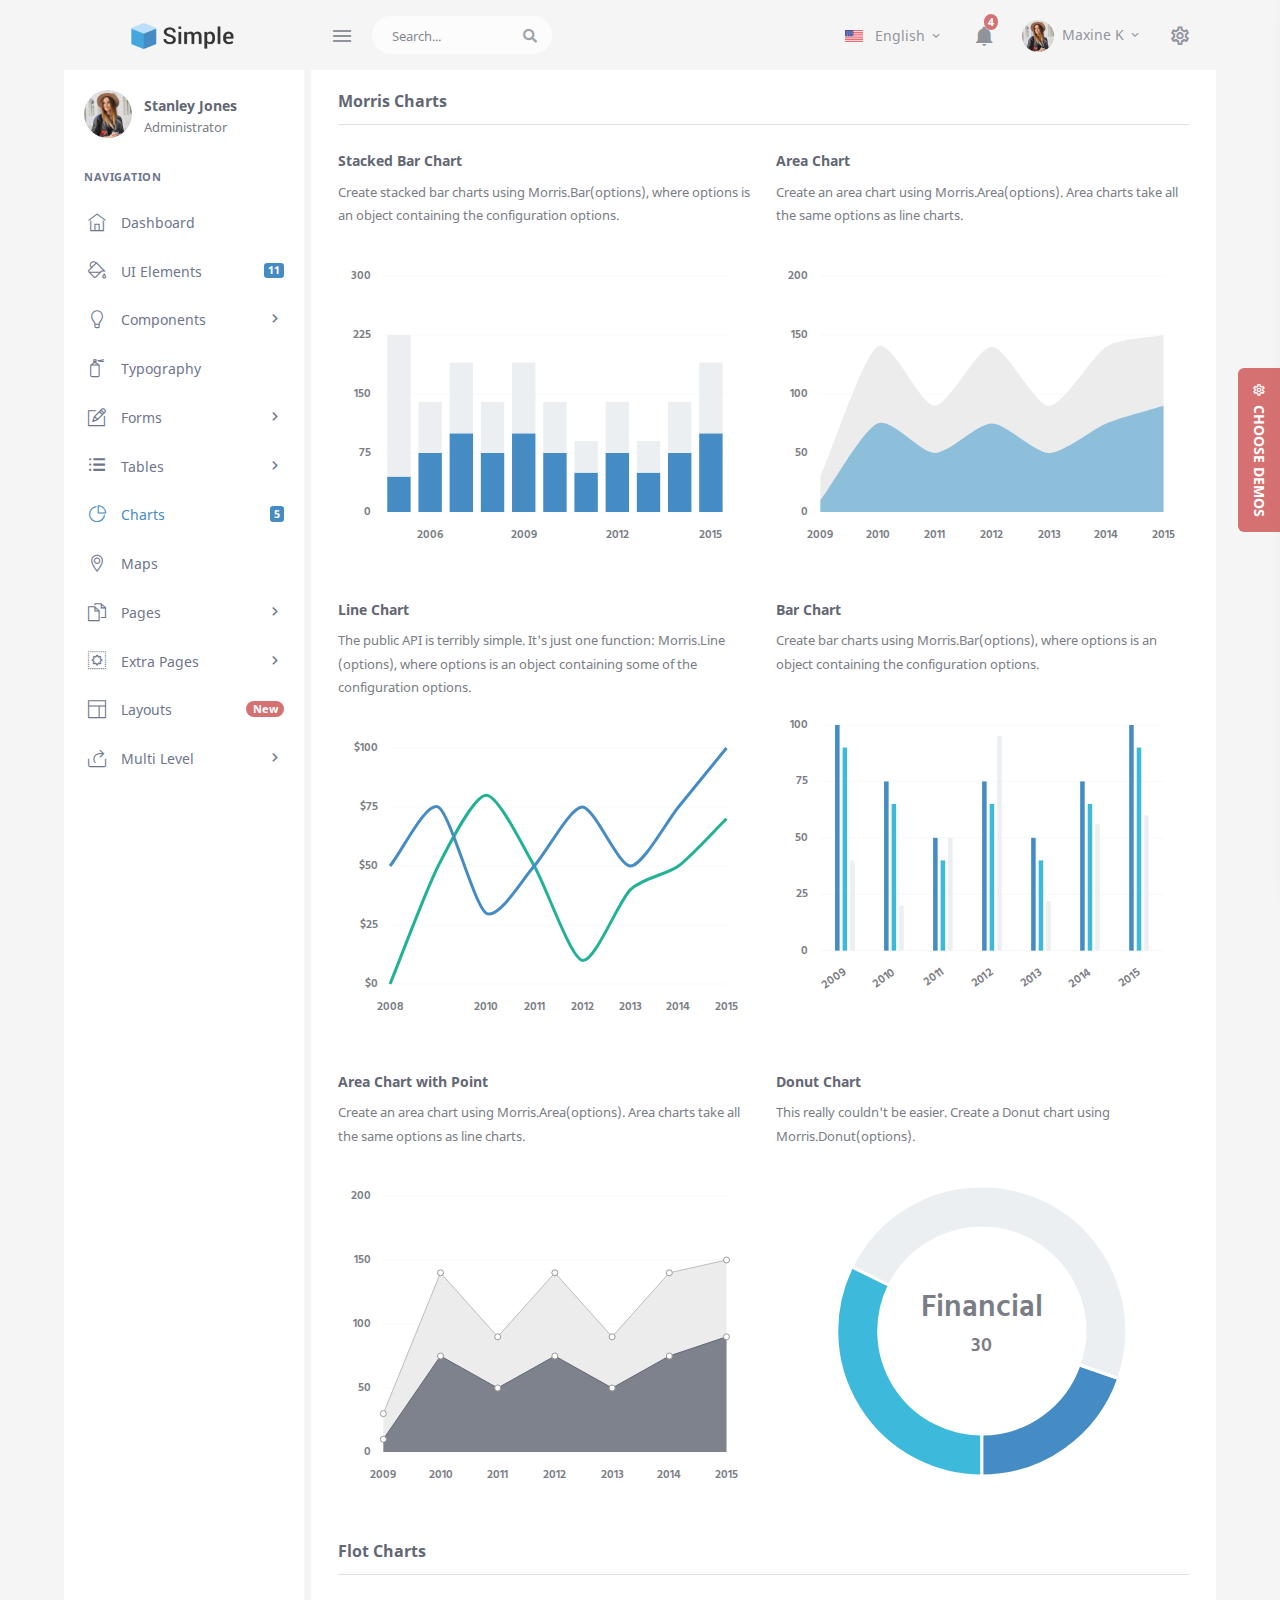
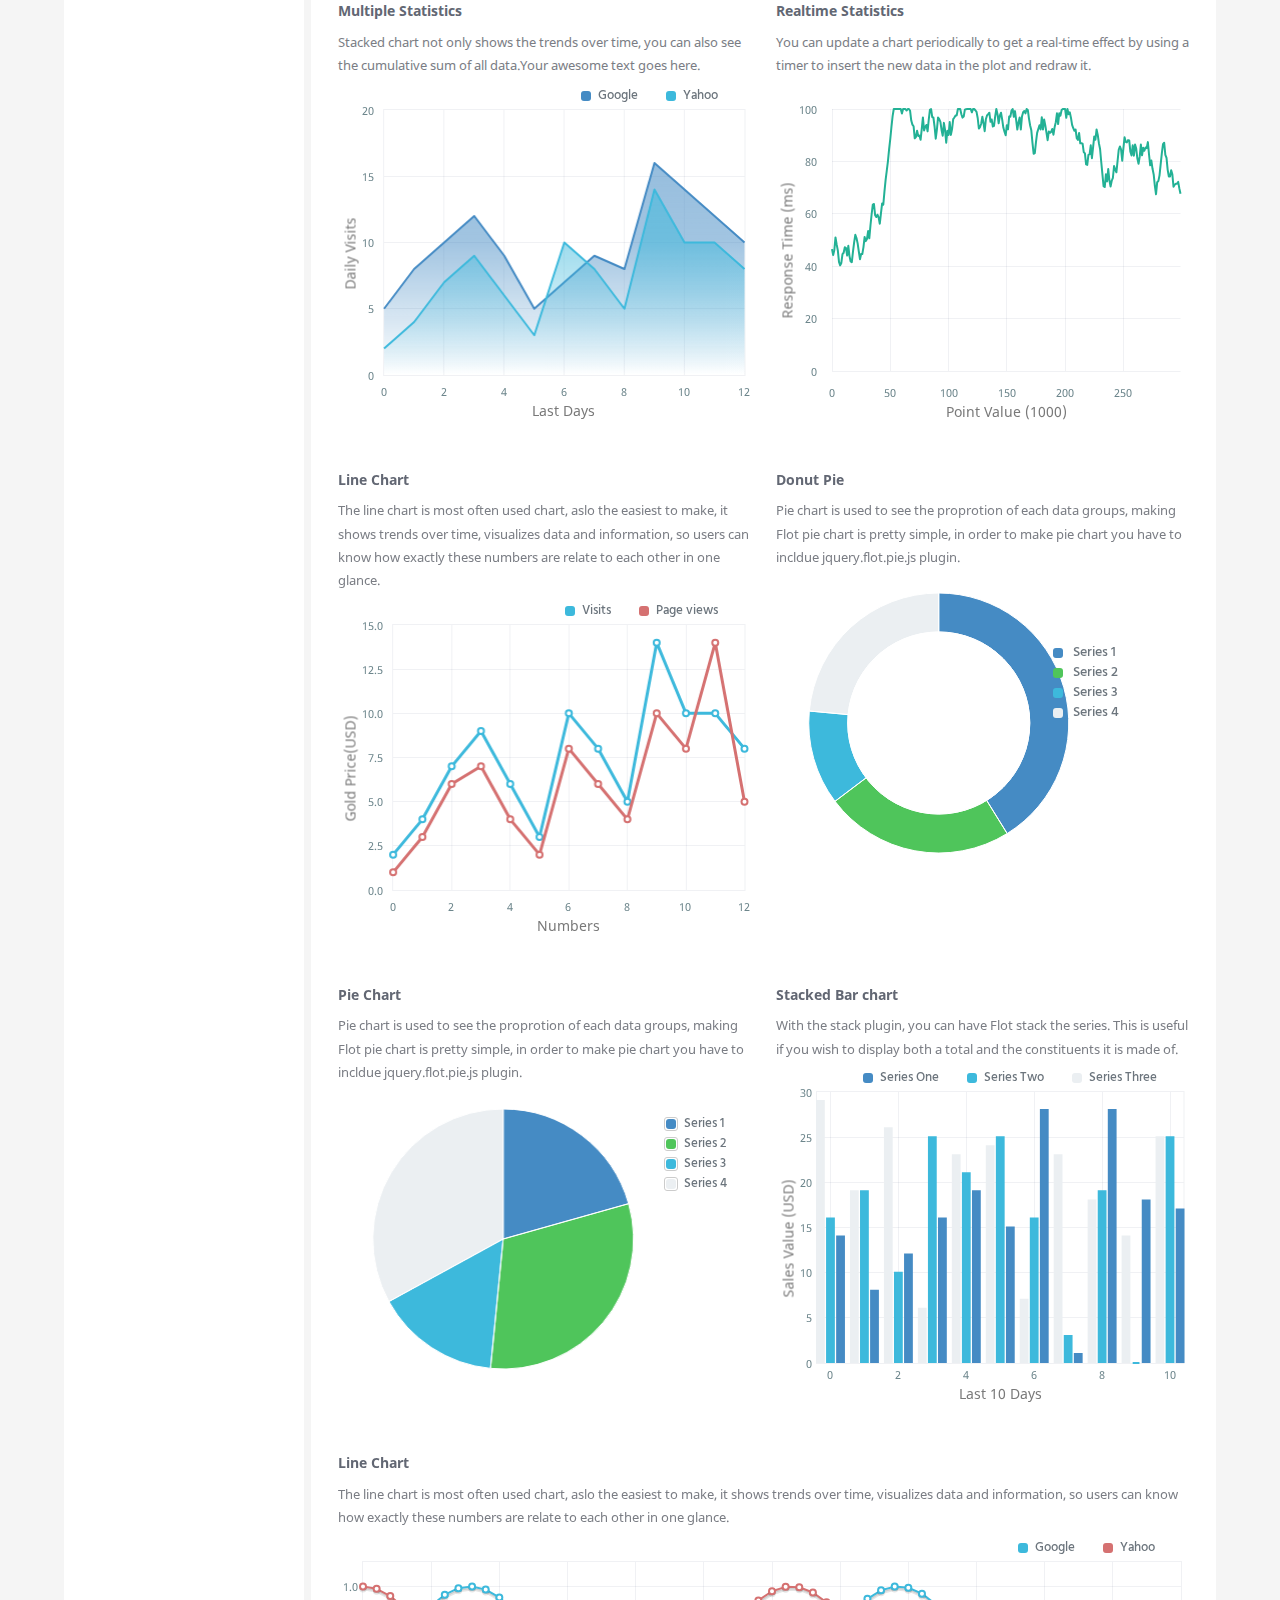
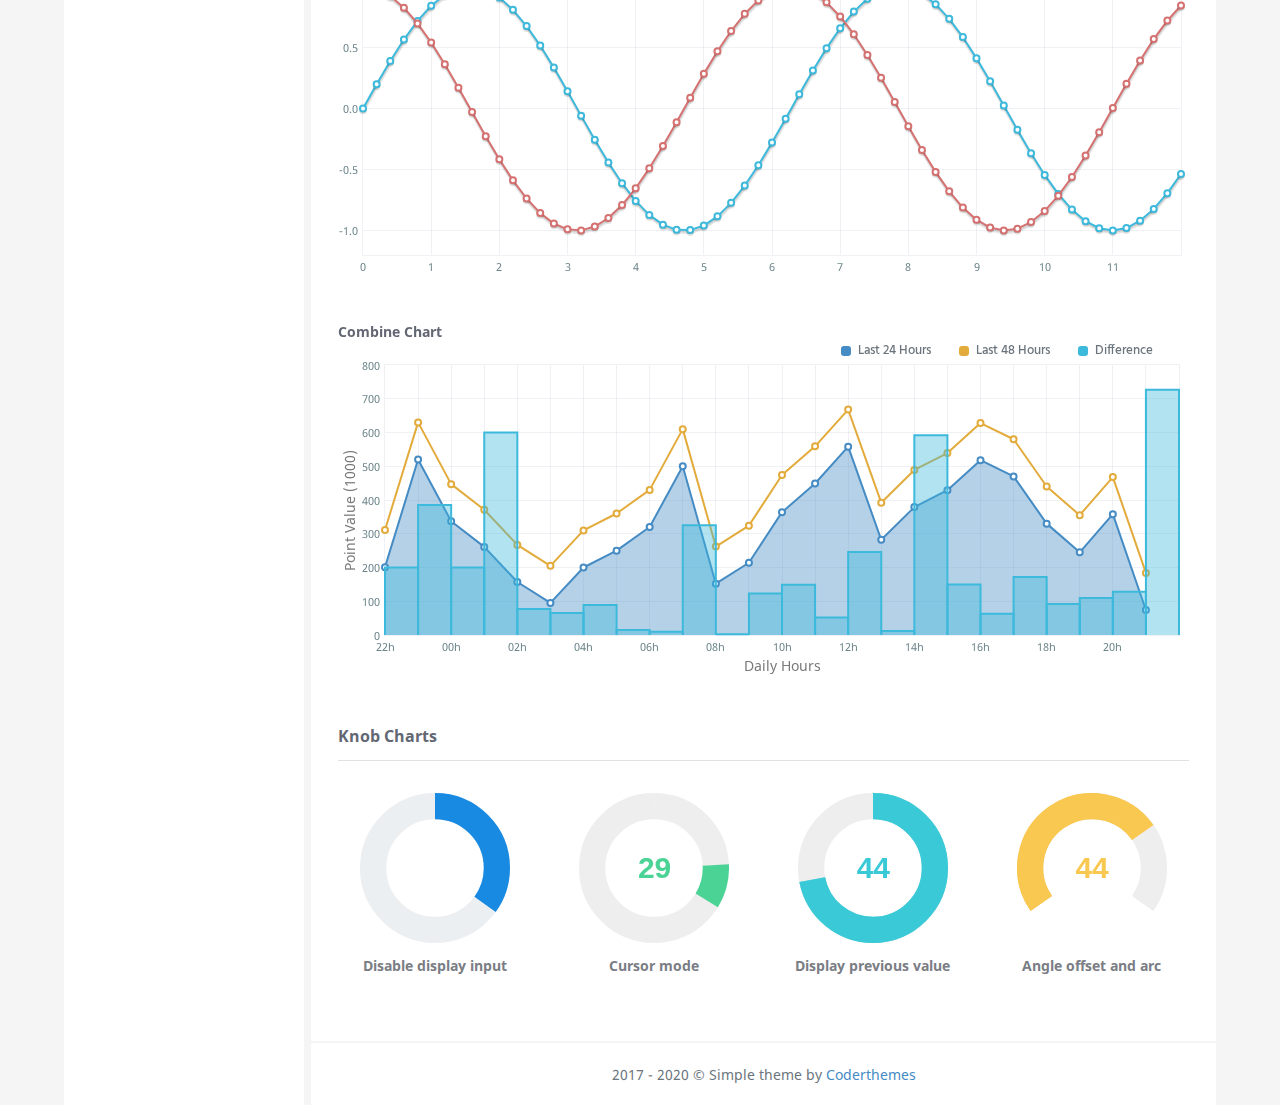
<file: resources/views/layout_admin/simple-admin-dashboard/charts.html>
﻿<!DOCTYPE html>
<html lang="en">

    <head>
        <meta charset="utf-8">
        <title>Charts | Flacto - Responsive Bootstrap 4 Admin Dashboard</title>
        <meta name="viewport" content="width=device-width, initial-scale=1.0">
        <meta content="Responsive bootstrap 4 admin template" name="description">
        <meta content="Coderthemes" name="author">
        <meta http-equiv="X-UA-Compatible" content="IE=edge">
        <!-- App favicon -->
        <link rel="shortcut icon" href="assets\images\favicon.ico">
        <!-- App css -->
        <link href="assets\css\bootstrap.min.css" rel="stylesheet" type="text/css" id="bootstrap-stylesheet">
        <link href="assets\css\icons.min.css" rel="stylesheet" type="text/css">
        <link href="assets\css\app.min.css" rel="stylesheet" type="text/css" id="app-stylesheet">

    </head>

    <body>

        <!-- Begin page -->
        <div id="wrapper">

            
            <!-- Topbar Start -->
            <div class="navbar-custom">
                <ul class="list-unstyled topnav-menu float-right mb-0">

                    <li class="dropdown d-none d-lg-block">
                        <a class="nav-link dropdown-toggle mr-0" data-toggle="dropdown" href="#" role="button" aria-haspopup="false" aria-expanded="false">
                            <img src="assets\images\flags\us.jpg" alt="user-image" class="mr-2" height="12"> <span class="align-middle">English <i class="mdi mdi-chevron-down"></i> </span>
                        </a>
                        <div class="dropdown-menu dropdown-menu-right">
                             <!-- item-->
                             <a href="javascript:void(0);" class="dropdown-item notify-item">
                                    <img src="assets\images\flags\spain.jpg" alt="user-image" class="mr-2" height="12"> <span class="align-middle">Spanish</span>
                             </a>

                             <!-- item-->
                             <a href="javascript:void(0);" class="dropdown-item notify-item">
                                    <img src="assets\images\flags\italy.jpg" alt="user-image" class="mr-2" height="12"> <span class="align-middle">Italian</span>
                             </a>

                            <!-- item-->
                            <a href="javascript:void(0);" class="dropdown-item notify-item">
                                <img src="assets\images\flags\french.jpg" alt="user-image" class="mr-2" height="12"> <span class="align-middle">French</span>
                            </a>

                            <!-- item-->
                            <a href="javascript:void(0);" class="dropdown-item notify-item">
                                <img src="assets\images\flags\russia.jpg" alt="user-image" class="mr-2" height="12"> <span class="align-middle">Russian</span>
                            </a>
                        </div>
                    </li>

                    <li class="dropdown notification-list">
                        <a class="nav-link dropdown-toggle" data-toggle="dropdown" href="#" role="button" aria-haspopup="false" aria-expanded="false">
                            <i class="mdi mdi-bell noti-icon"></i>
                            <span class="badge badge-danger rounded-circle noti-icon-badge">4</span>
                        </a>
                        <div class="dropdown-menu dropdown-menu-right dropdown-lg">

                            <!-- item-->
                            <div class="dropdown-item noti-title">
                                <h5 class="font-16 m-0">
                                    <span class="float-right">
                                        <a href="" class="text-dark">
                                            <small>Clear All</small>
                                        </a>
                                    </span>Notification
                                </h5>
                            </div>

                            <div class="slimscroll noti-scroll">

                                 <!-- item-->
                                 <a href="javascript:void(0);" class="dropdown-item notify-item">
                                        <div class="notify-icon bg-success"><i class="mdi mdi-comment-account-outline"></i></div>
                                        <p class="notify-details">Caleb Flakelar commented on Admin<small class="text-muted">1 min ago</small></p>
                                    </a>

                                    <!-- item-->
                                    <a href="javascript:void(0);" class="dropdown-item notify-item">
                                        <div class="notify-icon bg-info"><i class="mdi mdi-account-plus"></i></div>
                                        <p class="notify-details">New user registered.<small class="text-muted">5 hours ago</small></p>
                                    </a>

                                    <!-- item-->
                                    <a href="javascript:void(0);" class="dropdown-item notify-item">
                                        <div class="notify-icon bg-danger"><i class="mdi mdi-heart"></i></div>
                                        <p class="notify-details">Carlos Crouch liked <b>Admin</b><small class="text-muted">3 days ago</small></p>
                                    </a>

                                    <!-- item-->
                                    <a href="javascript:void(0);" class="dropdown-item notify-item">
                                        <div class="notify-icon bg-warning"><i class="mdi mdi-comment-account-outline"></i></div>
                                        <p class="notify-details">Caleb Flakelar commented on Admin<small class="text-muted">4 days ago</small></p>
                                    </a>

                                    <!-- item-->
                                    <a href="javascript:void(0);" class="dropdown-item notify-item">
                                        <div class="notify-icon bg-primary">
                                            <i class="mdi mdi-heart"></i>
                                        </div>
                                        <p class="notify-details">Carlos Crouch liked <b>Admin</b>
                                            <small class="text-muted">13 days ago</small>
                                        </p>
                                    </a>
                            </div>

                            <!-- All-->
                            <a href="javascript:void(0);" class="dropdown-item text-primary text-center notify-item notify-all ">
                                View all
                                <i class="fi-arrow-right"></i>
                            </a>

                        </div>
                    </li>

                    <li class="dropdown notification-list">
                        <a class="nav-link dropdown-toggle nav-user mr-0" data-toggle="dropdown" href="#" role="button" aria-haspopup="false" aria-expanded="false">
                            <img src="assets\images\users\avatar-1.jpg" alt="user-image" class="rounded-circle">
                            <span class="pro-user-name ml-1">
                                    Maxine K  <i class="mdi mdi-chevron-down"></i> 
                            </span>
                        </a>
                        <div class="dropdown-menu dropdown-menu-right profile-dropdown ">
                            <!-- item-->
                            <div class="dropdown-header noti-title">
                                <h6 class="text-overflow m-0">Welcome !</h6>
                            </div>

                            <!-- item-->
                            <a href="javascript:void(0);" class="dropdown-item notify-item">
                                <i class="mdi mdi-account-outline"></i>
                                <span>Profile</span>
                            </a>

                            <!-- item-->
                            <a href="javascript:void(0);" class="dropdown-item notify-item">
                                <i class="mdi mdi-settings-outline"></i>
                                <span>Settings</span>
                            </a>

                            <!-- item-->
                            <a href="javascript:void(0);" class="dropdown-item notify-item">
                                <i class="mdi mdi-lock-outline"></i>
                                <span>Lock Screen</span>
                            </a>

                            <div class="dropdown-divider"></div>

                            <!-- item-->
                            <a href="javascript:void(0);" class="dropdown-item notify-item">
                                <i class="mdi mdi-logout-variant"></i>
                                <span>Logout</span>
                            </a>

                        </div>
                    </li>

                    <li class="dropdown notification-list">
                        <a href="javascript:void(0);" class="nav-link right-bar-toggle">
                            <i class="mdi mdi-settings-outline noti-icon"></i>
                        </a>
                    </li>


                </ul>

                <!-- LOGO -->
                <div class="logo-box">
                    <a href="index.html" class="logo text-center logo-dark">
                        <span class="logo-lg">
                            <img src="assets\images\logo-dark.png" alt="" height="26">
                            <!-- <span class="logo-lg-text-dark">Simple</span> -->
                        </span>
                        <span class="logo-sm">
                            <!-- <span class="logo-lg-text-dark">S</span> -->
                            <img src="assets\images\logo-sm.png" alt="" height="22">
                        </span>
                    </a>

                    <a href="index.html" class="logo text-center logo-light">
                        <span class="logo-lg">
                            <img src="assets\images\logo-light.png" alt="" height="26">
                            <!-- <span class="logo-lg-text-light">Simple</span> -->
                        </span>
                        <span class="logo-sm">
                            <!-- <span class="logo-lg-text-light">S</span> -->
                            <img src="assets\images\logo-sm.png" alt="" height="22">
                        </span>
                    </a>
                </div>

                <ul class="list-unstyled topnav-menu topnav-menu-left m-0">
                    <li>
                        <button class="button-menu-mobile">
                            <i class="mdi mdi-menu"></i>
                        </button>
                    </li>
        
                    <li class="d-none d-sm-block">
                        <form class="app-search">
                            <div class="app-search-box">
                                <div class="input-group">
                                    <input type="text" class="form-control" placeholder="Search...">
                                    <div class="input-group-append">
                                        <button class="btn" type="submit">
                                            <i class="fas fa-search"></i>
                                        </button>
                                    </div>
                                </div>
                            </div>
                        </form>
                    </li>
                </ul>
            </div>
            <!-- end Topbar --> <!-- ========== Left Sidebar Start ========== -->
<div class="left-side-menu">


                <div class="user-box">
                        <div class="float-left">
                            <img src="assets\images\users\avatar-1.jpg" alt="" class="avatar-md rounded-circle">
                        </div>
                        <div class="user-info">
                            <a href="#">Stanley Jones</a>
                            <p class="text-muted m-0">Administrator</p>
                        </div>
                    </div>
    
            <!--- Sidemenu -->
            <div id="sidebar-menu">
    
                <ul class="metismenu" id="side-menu">
    
                    <li class="menu-title">Navigation</li>
    
                    <li>
                        <a href="index.html">
                            <i class="ti-home"></i>
                            <span> Dashboard </span>
                        </a>
                    </li>
    
                    <li>
                        <a href="ui-elements.html">
                            <i class="ti-paint-bucket"></i>
                            <span> UI Elements </span>
                            <span class="badge badge-primary float-right">11</span>
                        </a>
                    </li>
    
                    <li>
                        <a href="javascript: void(0);">
                            <i class="ti-light-bulb"></i>
                            <span> Components </span>
                            <span class="menu-arrow"></span>
                        </a>
                        <ul class="nav-second-level" aria-expanded="false">
                            <li><a href="components-range-slider.html">Range Slider</a></li>
                            <li><a href="components-alerts.html">Alerts</a></li>
                            <li><a href="components-icons.html">Icons</a></li>
                            <li><a href="components-widgets.html">Widgets</a></li>
                        </ul>
                    </li>

                    <li>
                        <a href="typography.html">
                            <i class="ti-spray"></i>
                            <span> Typography </span>
                        </a>
                    </li>
    
                    <li>
                        <a href="javascript: void(0);">
                            <i class="ti-pencil-alt"></i>
                            <span>  Forms  </span>
                            <span class="menu-arrow"></span>
                        </a>
                        <ul class="nav-second-level" aria-expanded="false">
                            <li><a href="forms-general.html">General Elements</a></li>
                            <li><a href="forms-advanced.html">Advanced Form</a></li>
                        </ul>
                    </li>
    
                    <li>
                        <a href="javascript: void(0);">
                            <i class="ti-menu-alt"></i>
                            <span>  Tables </span>
                            <span class="menu-arrow"></span>
                        </a>
                        <ul class="nav-second-level" aria-expanded="false">
                            <li><a href="tables-basic.html">Basic Tables</a></li>
                            <li><a href="tables-advanced.html">Advanced Tables</a></li>
                        </ul>
                    </li>
    
                    <li>
                        <a href="charts.html">
                            <i class="ti-pie-chart"></i>
                            <span>  Charts  </span>
                            <span class="badge badge-primary float-right">5</span>
                        </a>
                    </li>
    
                    <li>
                        <a href="maps.html">
                            <i class="ti-location-pin"></i>
                            <span> Maps </span>
                        </a>
                    </li>
    
                    <li>
                        <a href="javascript: void(0);">
                            <i class="ti-files"></i>
                            <span> Pages </span>
                            <span class="menu-arrow"></span>
                        </a>
                        <ul class="nav-second-level" aria-expanded="false">
                            <li><a href="pages-login.html">Login</a></li>
                            <li><a href="pages-register.html">Register</a></li>
                            <li><a href="pages-forget-password.html">Forget Password</a></li>
                            <li><a href="pages-lock-screen.html">Lock-screen</a></li>
                            <li><a href="pages-blank.html">Blank page</a></li>
                            <li><a href="pages-404.html">Error 404</a></li>
                            <li><a href="pages-confirm-mail.html">Confirm Mail</a></li>
                            <li><a href="pages-session-expired.html">Session Expired</a></li>
                        </ul>
                    </li>
    
                    <li>
                        <a href="javascript: void(0);">
                            <i class="ti-widget"></i>
                            <span> Extra Pages </span>
                            <span class="menu-arrow"></span>
                        </a>
                        <ul class="nav-second-level" aria-expanded="false">
    
                            <li><a href="extras-timeline.html">Timeline</a></li>
                            <li><a href="extras-invoice.html">Invoice</a></li>
                            <li><a href="extras-profile.html">Profile</a></li>
                            <li><a href="extras-calendar.html">Calendar</a></li>
                            <li><a href="extras-faqs.html">FAQs</a></li>
                            <li><a href="extras-pricing.html">Pricing</a></li>
                            <li><a href="extras-contacts.html">Contacts</a></li>
                        </ul>
                    </li>

                    <li>
                        <a href="javascript: void(0);">
                            <i class="ti-layout"></i>
                            <span> Layouts </span>
                            <span class="badge badge-danger badge-pill float-right">New</span>
                        </a>
                        <ul class="nav-second-level" aria-expanded="false">
                            <li><a href="layouts-horizontal.html">Horizontal</a></li>
                            <li><a href="layouts-dark-sidebar.html">Dark Sidebar</a></li>
                            <li><a href="layouts-small-sidebar.html">Small Sidebar</a></li>
                            <li><a href="layouts-sidebar-collapsed.html">Sidebar Collapsed</a></li>
                        </ul>
                    </li>
    
                    <li>
                        <a href="javascript: void(0);">
                            <i class="ti-share"></i>
                            <span>  Multi Level  </span>
                            <span class="menu-arrow"></span>
                        </a>
                        <ul class="nav-second-level nav" aria-expanded="false">
                            <li>
                                <a href="javascript: void(0);">Level 1.1</a>
                            </li>
                            <li>
                                <a href="javascript: void(0);" aria-expanded="false">Level 1.2
                                        <span class="menu-arrow"></span>
                                    </a>
                                <ul class="nav-third-level nav" aria-expanded="false">
                                    <li>
                                        <a href="javascript: void(0);">Level 2.1</a>
                                    </li>
                                    <li>
                                        <a href="javascript: void(0);">Level 2.2</a>
                                    </li>
                                </ul>
                            </li>
                        </ul>
                    </li>
                </ul>
    
            </div>
            <!-- End Sidebar -->
    
            <div class="clearfix"></div>

    
    </div>
    <!-- Left Sidebar End -->

            <!-- ============================================================== -->
            <!-- Start Page Content here -->
            <!-- ============================================================== -->

            <div class="content-page">
                <div class="content">

                    <!-- Start container-fluid -->
                    <div class="container-fluid">

                        <div class="row">
                            <div class="col-12">
                                <div>
                                    <h4 class="header-title mb-3">Morris Charts</h4>
                                </div>
                            </div>
                        </div>
                        <!-- end row -->

                        <div class="row">
                            <div class="col-lg-6">
                                <div>
                                    <h5 class="font-14">Stacked Bar Chart</h5>
                                    <p class="sub-header">
                                        Create stacked bar charts using Morris.Bar(options), where options is an object containing the configuration options.
                                    </p>
                                    <div id="morris-bar-stacked" class="morris-chart" dir="ltr" style="height: 300px;"></div>

                                </div>
                            </div>

                            <div class="col-lg-6">

                                <div class="mt-5 mt-lg-0">
                                    <h5 class="font-14">Area Chart</h5>
                                    <p class="sub-header">
                                        Create an area chart using Morris.Area(options). Area charts take all the same options as line charts.
                                    </p>

                                    <div id="morris-area-example" class="morris-chart" dir="ltr" style="height: 300px;"></div>

                                </div>
                            </div>

                        </div>
                        <!-- end row -->

                        <div class="row">
                            <div class="col-lg-6">
                                <div class="mt-5">
                                    <h5 class="font-14">Line Chart</h5>
                                    <p class="sub-header">
                                        The public API is terribly simple. It's just one function: Morris.Line (options), where options is an object containing some of the configuration options.
                                    </p>
                                    <div id="morris-line-example" class="morris-chart" dir="ltr" style="height: 300px;"></div>

                                </div>
                            </div>

                            <div class="col-lg-6">
                                <div class="mt-5">
                                    <h5 class="font-14">Bar Chart</h5>
                                    <p class="sub-header">
                                        Create bar charts using Morris.Bar(options), where options is an object containing the configuration options.
                                    </p>

                                    <div id="morris-bar-example" class="morris-chart" dir="ltr" style="height: 320px;"></div>

                                </div>
                            </div>

                        </div>
                        <!-- end row -->

                        <div class="row">
                            <div class="col-lg-6">
                                <div class="mt-5">
                                    <h5 class="font-14">Area Chart with Point</h5>
                                    <p class="sub-header">
                                        Create an area chart using Morris.Area(options). Area charts take all the same options as line charts.
                                    </p>
                                    <div id="morris-area-with-dotted" class="morris-chart" dir="ltr" style="height: 320px;"></div>

                                </div>
                            </div>

                            <div class="col-lg-6">
                                <div class="mt-5">
                                    <h5 class="font-14">Donut Chart</h5>
                                    <p class="sub-header">
                                        This really couldn't be easier. Create a Donut chart using Morris.Donut(options).
                                    </p>

                                    <div id="morris-donut-example" class="morris-chart" dir="ltr" style="height: 320px;"></div>

                                </div>
                            </div>

                        </div>
                        <!-- end row -->


                        <!-- start flot-chart  -->
                        <div class="row mt-5">
                            <div class="col-12">
                                <div>
                                    <h4 class="header-title mb-3">Flot Charts</h4>

                                    <div class="row">
                                        <div class="col-lg-6">
                                            <div>
                                                <h5 class="font-14">Multiple Statistics</h5>
                                                <p class="sub-header">
                                                    Stacked chart not only shows the trends over time, you can also see the cumulative sum of all data.Your awesome text goes here.
                                                </p>
                                                <div id="website-stats" style="height: 320px;" class="flot-chart"></div>

                                            </div>
                                        </div>

                                        <div class="col-lg-6">

                                            <div class="mt-5 mt-lg-0">
                                                <h5 class="font-14">Realtime Statistics</h5>
                                                <p class="sub-header">
                                                    You can update a chart periodically to get a real-time effect by using a timer to insert the new data in the plot and redraw it.
                                                </p>

                                                <div id="flotRealTime" style="height: 320px;" class="flot-chart"></div>

                                            </div>
                                        </div>

                                    </div>
                                    <!-- end row -->

                                    <div class="row">
                                        <div class="col-lg-6">
                                            <div class="mt-5">
                                                <h5 class="font-14">Line Chart</h5>
                                                <p class="sub-header">
                                                    The line chart is most often used chart, aslo the easiest to make, it shows trends over time, visualizes data and information, so users can know how exactly these numbers are relate to each other in one glance.
                                                </p>
                                                <div id="website-stats1" style="height: 320px;" class="flot-chart"></div>

                                            </div>
                                        </div>

                                        <div class="col-lg-6">

                                            <div class="mt-5">
                                                <h5 class="font-14">Donut Pie</h5>
                                                <p class="sub-header">
                                                    Pie chart is used to see the proprotion of each data groups, making Flot pie chart is pretty simple, in order to make pie chart you have to incldue jquery.flot.pie.js plugin.
                                                </p>

                                                <div id="donut-chart">
                                                    <div id="donut-chart-container" class="flot-chart" style="height: 260px;"></div>
                                                </div>

                                            </div>
                                        </div>

                                    </div>
                                    <!-- end row -->

                                    <div class="row">
                                        <div class="col-lg-6">
                                            <div class="mt-5">
                                                <h5 class="font-14">Pie Chart</h5>
                                                <p class="sub-header">
                                                    Pie chart is used to see the proprotion of each data groups, making Flot pie chart is pretty simple, in order to make pie chart you have to incldue jquery.flot.pie.js plugin.
                                                </p>

                                                <div id="pie-chart">
                                                    <div id="pie-chart-container" class="flot-chart" style="height: 260px;">
                                                    </div>
                                                </div>

                                            </div>
                                        </div>

                                        <div class="col-lg-6">
                                            <div class="mt-5">
                                                <h5 class="font-14">Stacked Bar chart</h5>
                                                <p class="sub-header">
                                                    With the stack plugin, you can have Flot stack the series. This is useful if you wish to display both a total and the constituents it is made of.
                                                </p>

                                                <div id="ordered-bars-chart" style="height: 320px;"></div>

                                            </div>
                                        </div>

                                    </div>
                                    <!-- end row -->

                                    <div class="row">
                                        <div class="col-lg-12">
                                            <div class="mt-5">
                                                <h5 class="font-14">Line Chart</h5>
                                                <p class="sub-header">
                                                    The line chart is most often used chart, aslo the easiest to make, it shows trends over time, visualizes data and information, so users can know how exactly these numbers are relate to each other in one glance.
                                                </p>
                                                <div id="line-chart-alt" style="height:320px;"></div>

                                            </div>
                                        </div>

                                    </div>
                                    <!-- end row -->

                                    <div class="row">
                                        <div class="col-lg-12">
                                            <div class="mt-5">
                                                <h5 class="font-14 mb-3">Combine Chart</h5>
                                                <div id="combine-chart">
                                                    <div id="combine-chart-container" class="flot-chart" style="height: 320px;">
                                                    </div>
                                                </div>

                                            </div>
                                        </div>

                                    </div>
                                    <!-- end row -->
                                </div>
                            </div>
                        </div>
                        <!-- end flot-chrt -->

                        <!-- start Knob-chart  -->
                        <div class="row mt-5">
                            <div class="col-12">
                                <div>
                                    <h4 class="header-title mb-3">Knob Charts</h4>


                                    <div class="row">
                                        <div class="col-xl-3 col-sm-6 text-center">
                                            <div class="p-3 mb-4" dir="ltr">
                                                <input data-plugin="knob" data-width="150" data-height="150" data-bgcolor="#ebeff2" data-fgcolor="#188ae2" data-displayinput="false" value="35">
                                                <h6 class="text-muted mt-2 font-14">Disable display input</h6>
                                            </div>
                                        </div><!-- end col-->
                                        <div class="col-xl-3 col-sm-6 text-center">
                                            <div class="p-3 mb-4" dir="ltr">
                                                <input data-plugin="knob" data-width="150" data-height="150" data-cursor="true" data-fgcolor="#4bd396" value="29">
                                                <h6 class="text-muted mt-2 font-14">Cursor mode</h6>
                                            </div>
                                        </div><!-- end col-->
                                        <div class="col-xl-3 col-sm-6 text-center">
                                            <div class="p-3 mb-4" dir="ltr">
                                                <input data-plugin="knob" data-width="150" data-height="150" data-min="-100" data-fgcolor="#3ac9d6" data-displayprevious="true" value="44">
                                                <h6 class="text-muted mt-2 font-14">Display previous value</h6>
                                            </div>
                                        </div><!-- end col-->
                                        <div class="col-xl-3 col-sm-6 text-center">
                                            <div class="p-3 mb-4" dir="ltr">
                                                <input data-plugin="knob" data-width="150" data-height="150" data-min="-100" data-fgcolor="#f9c851" data-displayprevious="true" data-angleoffset="-125" data-anglearc="250" value="44">
                                                <h6 class="text-muted mt-2 font-14">Angle offset and arc</h6>
                                            </div>
                                        </div><!-- end col-->
                                    </div>
                                    <!-- end row -->
                                </div>
                            </div>
                        </div>
                        <!-- end flot-chrt -->

                    </div>
                    <!-- end container-fluid -->

                    

                    <!-- Footer Start -->
                    <footer class="footer">
                        <div class="container-fluid">
                            <div class="row">
                                <div class="col-md-12">
                                    2017 - 2020 &copy; Simple theme by <a href="">Coderthemes</a>
                                </div>
                            </div>
                        </div>
                    </footer>
                    <!-- end Footer -->

                </div>
                <!-- end content -->

            </div>
            <!-- END content-page -->

        </div>
        <!-- END wrapper -->
        
        <!-- Right Sidebar -->
        <div class="right-bar">
            <div class="rightbar-title">
                <a href="javascript:void(0);" class="right-bar-toggle float-right">
                    <i class="mdi mdi-close"></i>
                </a>
                <h5 class="font-16 m-0 text-white">Theme Customizer</h5>
            </div>
            <div class="slimscroll-menu">
        
                <div class="p-4">
                    <div class="alert alert-warning" role="alert">
                        <strong>Customize </strong> the overall color scheme, layout, etc.
                    </div>
                    <div class="mb-2">
                        <img src="assets\images\layouts\light.png" class="img-fluid img-thumbnail" alt="">
                    </div>
                    <div class="custom-control custom-switch mb-3">
                        <input type="checkbox" class="custom-control-input theme-choice" id="light-mode-switch" checked="">
                        <label class="custom-control-label" for="light-mode-switch">Light Mode</label>
                    </div>
            
                    <div class="mb-2">
                        <img src="assets\images\layouts\dark.png" class="img-fluid img-thumbnail" alt="">
                    </div>
                    <div class="custom-control custom-switch mb-3">
                        <input type="checkbox" class="custom-control-input theme-choice" id="dark-mode-switch" data-bsstyle="assets/css/bootstrap-dark.min.css" data-appstyle="assets/css/app-dark.min.css">
                        <label class="custom-control-label" for="dark-mode-switch">Dark Mode</label>
                    </div>
            
                    <div class="mb-2">
                        <img src="assets\images\layouts\rtl.png" class="img-fluid img-thumbnail" alt="">
                    </div>
                    <div class="custom-control custom-switch mb-5">
                        <input type="checkbox" class="custom-control-input theme-choice" id="rtl-mode-switch" data-appstyle="assets/css/app-rtl.min.css">
                        <label class="custom-control-label" for="rtl-mode-switch">RTL Mode</label>
                    </div>

                    <a href="https://1.envato.market/EK71X" class="btn btn-danger btn-block mt-3" target="_blank"><i class="mdi mdi-download mr-1"></i> Download Now</a>
                </div>
            </div> <!-- end slimscroll-menu-->
        </div>
        <!-- /Right-bar -->

        <!-- Right bar overlay-->
        <div class="rightbar-overlay"></div>

        <a href="javascript:void(0);" class="right-bar-toggle demos-show-btn">
            <i class="mdi mdi-settings-outline mdi-spin"></i> &nbsp;Choose Demos
        </a>

        <!-- Vendor js -->
        <script src="assets\js\vendor.min.js"></script>

        <script src="assets\libs\morris-js\morris.min.js"></script>
        <script src="assets\libs\raphael\raphael.min.js"></script>

        <script src="assets\js\pages\morris.init.js"></script>

        <script src="assets\libs\flot-charts\jquery.flot.js"></script>
        <script src="assets\libs\flot-charts\jquery.flot.time.js"></script>
        <script src="assets\libs\flot-charts\jquery.flot.tooltip.min.js"></script>
        <script src="assets\libs\flot-charts\jquery.flot.resize.js"></script>
        <script src="assets\libs\flot-charts\jquery.flot.pie.js"></script>
        <script src="assets\libs\flot-charts\jquery.flot.selection.js"></script>
        <script src="assets\libs\flot-charts\jquery.flot.stack.js"></script>
        <script src="assets\libs\flot-charts\jquery.flot.orderBars.js"></script>
        <script src="assets\libs\flot-charts\jquery.flot.crosshair.js"></script>
        <script src="assets\libs\flot-charts\jquery.flot.axislabels.js"></script>

        <!-- KNOB JS -->
        <script src="assets\libs\jquery-knob\jquery.knob.min.js"></script>

        <script src="assets\js\pages\flot.init.js"></script>

        <!-- App js -->
        <script src="assets\js\app.min.js"></script>

    </body>

</html>
</file>
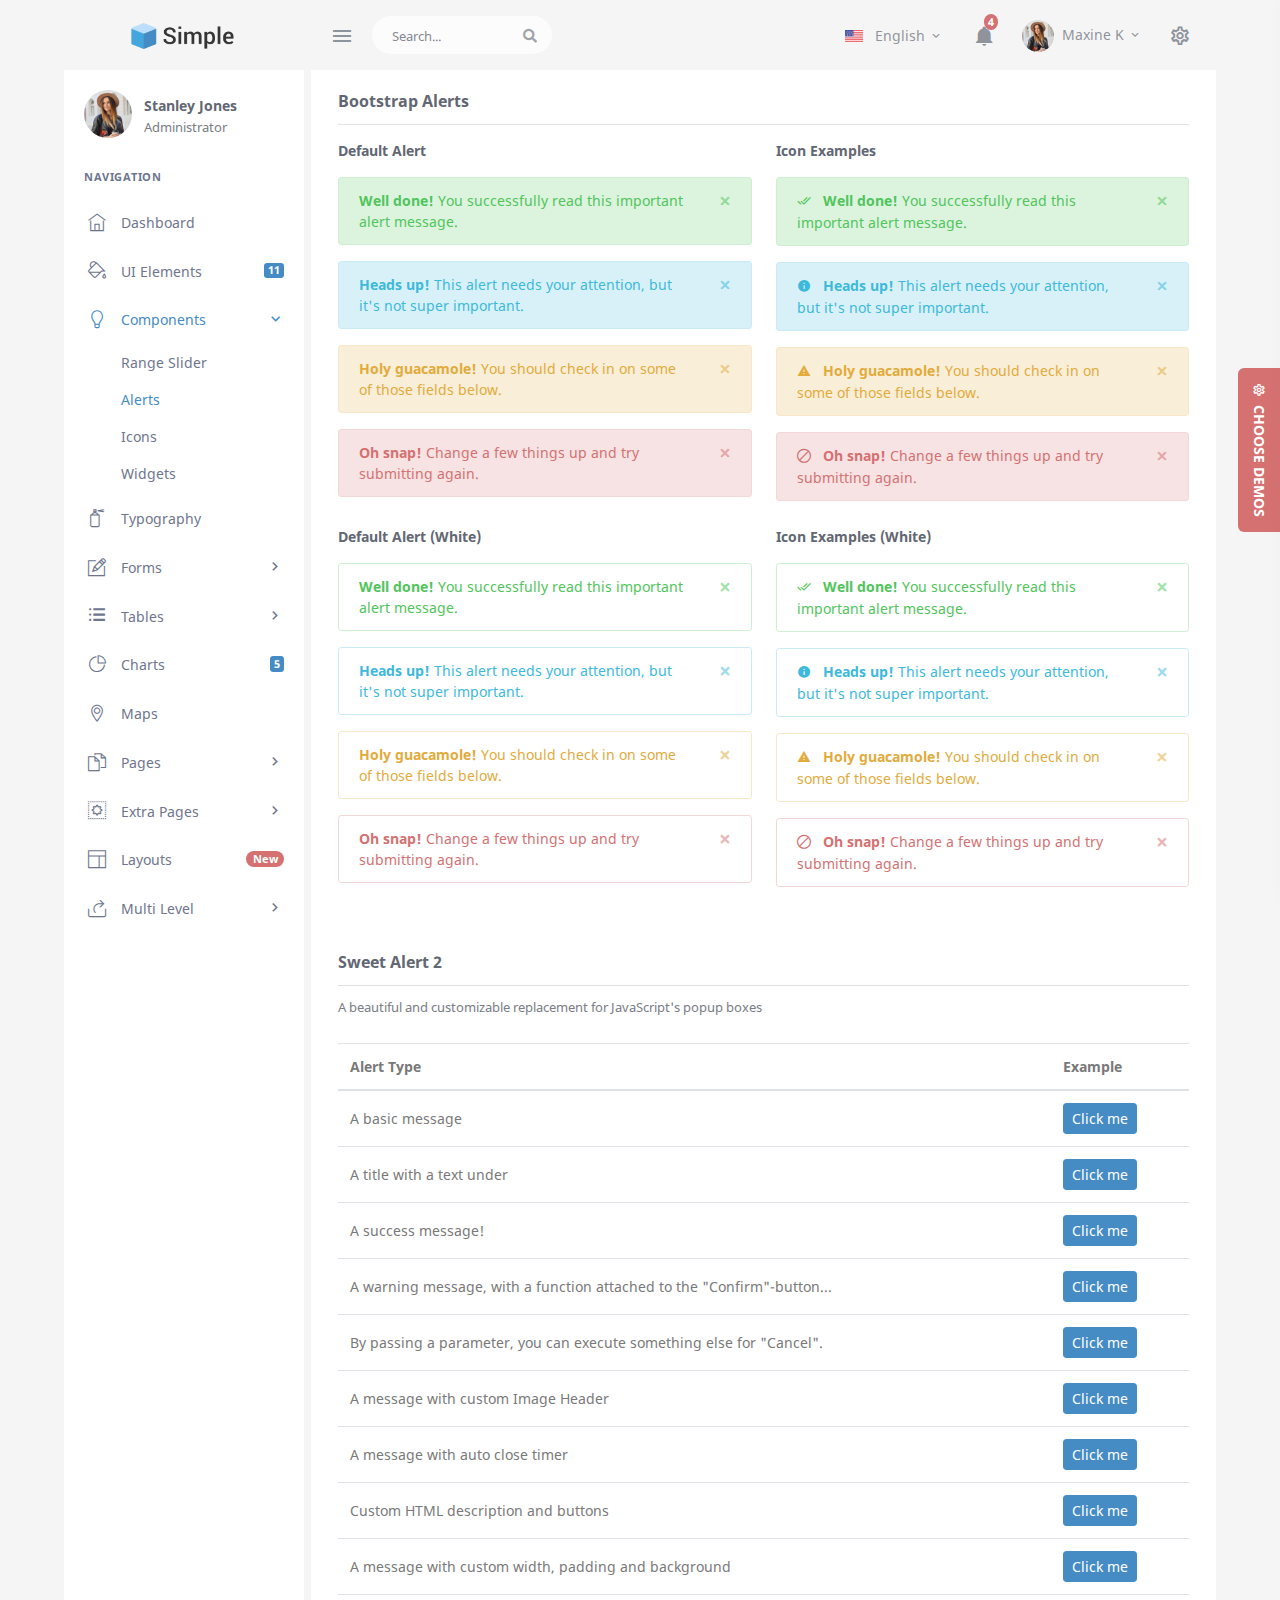
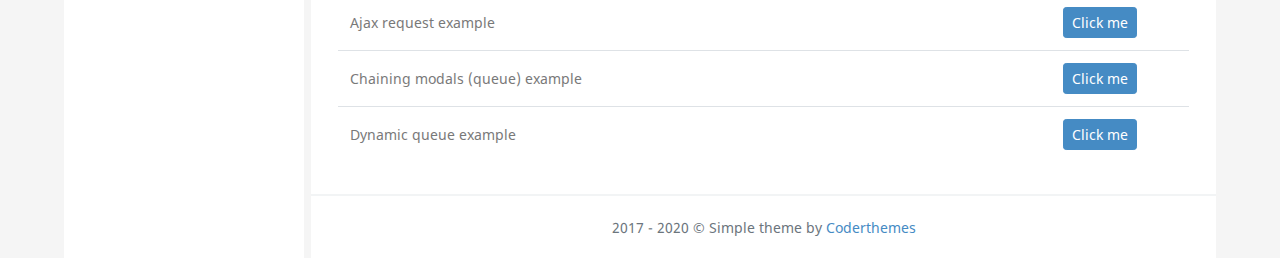
<file: resources/views/layout_admin/simple-admin-dashboard/components-alerts.html>
﻿<!DOCTYPE html>
<html lang="en">

    <head>
        <meta charset="utf-8">
        <title>Bootstrap Alerts | Simple - Responsive Bootstrap 4 Admin Dashboard</title>
        <meta name="viewport" content="width=device-width, initial-scale=1.0">
        <meta content="Responsive bootstrap 4 admin template" name="description">
        <meta content="Coderthemes" name="author">
        <meta http-equiv="X-UA-Compatible" content="IE=edge">
        <!-- App favicon -->
        <link rel="shortcut icon" href="assets\images\favicon.ico">
        <!-- Plugin css -->
        <link href="assets\libs\sweetalert2\sweetalert2.min.css" rel="stylesheet" type="text/css">
        <!-- App css -->
        <link href="assets\css\bootstrap.min.css" rel="stylesheet" type="text/css" id="bootstrap-stylesheet">
        <link href="assets\css\icons.min.css" rel="stylesheet" type="text/css">
        <link href="assets\css\app.min.css" rel="stylesheet" type="text/css" id="app-stylesheet">

    </head>

    <body>

        <!-- Begin page -->
        <div id="wrapper">

            
            <!-- Topbar Start -->
            <div class="navbar-custom">
                <ul class="list-unstyled topnav-menu float-right mb-0">

                    <li class="dropdown d-none d-lg-block">
                        <a class="nav-link dropdown-toggle mr-0" data-toggle="dropdown" href="#" role="button" aria-haspopup="false" aria-expanded="false">
                            <img src="assets\images\flags\us.jpg" alt="user-image" class="mr-2" height="12"> <span class="align-middle">English <i class="mdi mdi-chevron-down"></i> </span>
                        </a>
                        <div class="dropdown-menu dropdown-menu-right">
                             <!-- item-->
                             <a href="javascript:void(0);" class="dropdown-item notify-item">
                                    <img src="assets\images\flags\spain.jpg" alt="user-image" class="mr-2" height="12"> <span class="align-middle">Spanish</span>
                             </a>

                             <!-- item-->
                             <a href="javascript:void(0);" class="dropdown-item notify-item">
                                    <img src="assets\images\flags\italy.jpg" alt="user-image" class="mr-2" height="12"> <span class="align-middle">Italian</span>
                             </a>

                            <!-- item-->
                            <a href="javascript:void(0);" class="dropdown-item notify-item">
                                <img src="assets\images\flags\french.jpg" alt="user-image" class="mr-2" height="12"> <span class="align-middle">French</span>
                            </a>

                            <!-- item-->
                            <a href="javascript:void(0);" class="dropdown-item notify-item">
                                <img src="assets\images\flags\russia.jpg" alt="user-image" class="mr-2" height="12"> <span class="align-middle">Russian</span>
                            </a>
                        </div>
                    </li>

                    <li class="dropdown notification-list">
                        <a class="nav-link dropdown-toggle" data-toggle="dropdown" href="#" role="button" aria-haspopup="false" aria-expanded="false">
                            <i class="mdi mdi-bell noti-icon"></i>
                            <span class="badge badge-danger rounded-circle noti-icon-badge">4</span>
                        </a>
                        <div class="dropdown-menu dropdown-menu-right dropdown-lg">

                            <!-- item-->
                            <div class="dropdown-item noti-title">
                                <h5 class="font-16 m-0">
                                    <span class="float-right">
                                        <a href="" class="text-dark">
                                            <small>Clear All</small>
                                        </a>
                                    </span>Notification
                                </h5>
                            </div>

                            <div class="slimscroll noti-scroll">

                                 <!-- item-->
                                 <a href="javascript:void(0);" class="dropdown-item notify-item">
                                        <div class="notify-icon bg-success"><i class="mdi mdi-comment-account-outline"></i></div>
                                        <p class="notify-details">Caleb Flakelar commented on Admin<small class="text-muted">1 min ago</small></p>
                                    </a>

                                    <!-- item-->
                                    <a href="javascript:void(0);" class="dropdown-item notify-item">
                                        <div class="notify-icon bg-info"><i class="mdi mdi-account-plus"></i></div>
                                        <p class="notify-details">New user registered.<small class="text-muted">5 hours ago</small></p>
                                    </a>

                                    <!-- item-->
                                    <a href="javascript:void(0);" class="dropdown-item notify-item">
                                        <div class="notify-icon bg-danger"><i class="mdi mdi-heart"></i></div>
                                        <p class="notify-details">Carlos Crouch liked <b>Admin</b><small class="text-muted">3 days ago</small></p>
                                    </a>

                                    <!-- item-->
                                    <a href="javascript:void(0);" class="dropdown-item notify-item">
                                        <div class="notify-icon bg-warning"><i class="mdi mdi-comment-account-outline"></i></div>
                                        <p class="notify-details">Caleb Flakelar commented on Admin<small class="text-muted">4 days ago</small></p>
                                    </a>

                                    <!-- item-->
                                    <a href="javascript:void(0);" class="dropdown-item notify-item">
                                        <div class="notify-icon bg-primary">
                                            <i class="mdi mdi-heart"></i>
                                        </div>
                                        <p class="notify-details">Carlos Crouch liked <b>Admin</b>
                                            <small class="text-muted">13 days ago</small>
                                        </p>
                                    </a>
                            </div>

                            <!-- All-->
                            <a href="javascript:void(0);" class="dropdown-item text-primary text-center notify-item notify-all ">
                                View all
                                <i class="fi-arrow-right"></i>
                            </a>

                        </div>
                    </li>

                    <li class="dropdown notification-list">
                        <a class="nav-link dropdown-toggle nav-user mr-0" data-toggle="dropdown" href="#" role="button" aria-haspopup="false" aria-expanded="false">
                            <img src="assets\images\users\avatar-1.jpg" alt="user-image" class="rounded-circle">
                            <span class="pro-user-name ml-1">
                                    Maxine K  <i class="mdi mdi-chevron-down"></i> 
                            </span>
                        </a>
                        <div class="dropdown-menu dropdown-menu-right profile-dropdown ">
                            <!-- item-->
                            <div class="dropdown-header noti-title">
                                <h6 class="text-overflow m-0">Welcome !</h6>
                            </div>

                            <!-- item-->
                            <a href="javascript:void(0);" class="dropdown-item notify-item">
                                <i class="mdi mdi-account-outline"></i>
                                <span>Profile</span>
                            </a>

                            <!-- item-->
                            <a href="javascript:void(0);" class="dropdown-item notify-item">
                                <i class="mdi mdi-settings-outline"></i>
                                <span>Settings</span>
                            </a>

                            <!-- item-->
                            <a href="javascript:void(0);" class="dropdown-item notify-item">
                                <i class="mdi mdi-lock-outline"></i>
                                <span>Lock Screen</span>
                            </a>

                            <div class="dropdown-divider"></div>

                            <!-- item-->
                            <a href="javascript:void(0);" class="dropdown-item notify-item">
                                <i class="mdi mdi-logout-variant"></i>
                                <span>Logout</span>
                            </a>

                        </div>
                    </li>

                    <li class="dropdown notification-list">
                        <a href="javascript:void(0);" class="nav-link right-bar-toggle">
                            <i class="mdi mdi-settings-outline noti-icon"></i>
                        </a>
                    </li>


                </ul>

                <!-- LOGO -->
                <div class="logo-box">
                    <a href="index.html" class="logo text-center logo-dark">
                        <span class="logo-lg">
                            <img src="assets\images\logo-dark.png" alt="" height="26">
                            <!-- <span class="logo-lg-text-dark">Simple</span> -->
                        </span>
                        <span class="logo-sm">
                            <!-- <span class="logo-lg-text-dark">S</span> -->
                            <img src="assets\images\logo-sm.png" alt="" height="22">
                        </span>
                    </a>

                    <a href="index.html" class="logo text-center logo-light">
                        <span class="logo-lg">
                            <img src="assets\images\logo-light.png" alt="" height="26">
                            <!-- <span class="logo-lg-text-light">Simple</span> -->
                        </span>
                        <span class="logo-sm">
                            <!-- <span class="logo-lg-text-light">S</span> -->
                            <img src="assets\images\logo-sm.png" alt="" height="22">
                        </span>
                    </a>
                </div>

                <ul class="list-unstyled topnav-menu topnav-menu-left m-0">
                    <li>
                        <button class="button-menu-mobile">
                            <i class="mdi mdi-menu"></i>
                        </button>
                    </li>
        
                    <li class="d-none d-sm-block">
                        <form class="app-search">
                            <div class="app-search-box">
                                <div class="input-group">
                                    <input type="text" class="form-control" placeholder="Search...">
                                    <div class="input-group-append">
                                        <button class="btn" type="submit">
                                            <i class="fas fa-search"></i>
                                        </button>
                                    </div>
                                </div>
                            </div>
                        </form>
                    </li>
                </ul>
            </div>
            <!-- end Topbar --> <!-- ========== Left Sidebar Start ========== -->
<div class="left-side-menu">


                <div class="user-box">
                        <div class="float-left">
                            <img src="assets\images\users\avatar-1.jpg" alt="" class="avatar-md rounded-circle">
                        </div>
                        <div class="user-info">
                            <a href="#">Stanley Jones</a>
                            <p class="text-muted m-0">Administrator</p>
                        </div>
                    </div>
    
            <!--- Sidemenu -->
            <div id="sidebar-menu">
    
                <ul class="metismenu" id="side-menu">
    
                    <li class="menu-title">Navigation</li>
    
                    <li>
                        <a href="index.html">
                            <i class="ti-home"></i>
                            <span> Dashboard </span>
                        </a>
                    </li>
    
                    <li>
                        <a href="ui-elements.html">
                            <i class="ti-paint-bucket"></i>
                            <span> UI Elements </span>
                            <span class="badge badge-primary float-right">11</span>
                        </a>
                    </li>
    
                    <li>
                        <a href="javascript: void(0);">
                            <i class="ti-light-bulb"></i>
                            <span> Components </span>
                            <span class="menu-arrow"></span>
                        </a>
                        <ul class="nav-second-level" aria-expanded="false">
                            <li><a href="components-range-slider.html">Range Slider</a></li>
                            <li><a href="components-alerts.html">Alerts</a></li>
                            <li><a href="components-icons.html">Icons</a></li>
                            <li><a href="components-widgets.html">Widgets</a></li>
                        </ul>
                    </li>

                    <li>
                        <a href="typography.html">
                            <i class="ti-spray"></i>
                            <span> Typography </span>
                        </a>
                    </li>
    
                    <li>
                        <a href="javascript: void(0);">
                            <i class="ti-pencil-alt"></i>
                            <span>  Forms  </span>
                            <span class="menu-arrow"></span>
                        </a>
                        <ul class="nav-second-level" aria-expanded="false">
                            <li><a href="forms-general.html">General Elements</a></li>
                            <li><a href="forms-advanced.html">Advanced Form</a></li>
                        </ul>
                    </li>
    
                    <li>
                        <a href="javascript: void(0);">
                            <i class="ti-menu-alt"></i>
                            <span>  Tables </span>
                            <span class="menu-arrow"></span>
                        </a>
                        <ul class="nav-second-level" aria-expanded="false">
                            <li><a href="tables-basic.html">Basic Tables</a></li>
                            <li><a href="tables-advanced.html">Advanced Tables</a></li>
                        </ul>
                    </li>
    
                    <li>
                        <a href="charts.html">
                            <i class="ti-pie-chart"></i>
                            <span>  Charts  </span>
                            <span class="badge badge-primary float-right">5</span>
                        </a>
                    </li>
    
                    <li>
                        <a href="maps.html">
                            <i class="ti-location-pin"></i>
                            <span> Maps </span>
                        </a>
                    </li>
    
                    <li>
                        <a href="javascript: void(0);">
                            <i class="ti-files"></i>
                            <span> Pages </span>
                            <span class="menu-arrow"></span>
                        </a>
                        <ul class="nav-second-level" aria-expanded="false">
                            <li><a href="pages-login.html">Login</a></li>
                            <li><a href="pages-register.html">Register</a></li>
                            <li><a href="pages-forget-password.html">Forget Password</a></li>
                            <li><a href="pages-lock-screen.html">Lock-screen</a></li>
                            <li><a href="pages-blank.html">Blank page</a></li>
                            <li><a href="pages-404.html">Error 404</a></li>
                            <li><a href="pages-confirm-mail.html">Confirm Mail</a></li>
                            <li><a href="pages-session-expired.html">Session Expired</a></li>
                        </ul>
                    </li>
    
                    <li>
                        <a href="javascript: void(0);">
                            <i class="ti-widget"></i>
                            <span> Extra Pages </span>
                            <span class="menu-arrow"></span>
                        </a>
                        <ul class="nav-second-level" aria-expanded="false">
    
                            <li><a href="extras-timeline.html">Timeline</a></li>
                            <li><a href="extras-invoice.html">Invoice</a></li>
                            <li><a href="extras-profile.html">Profile</a></li>
                            <li><a href="extras-calendar.html">Calendar</a></li>
                            <li><a href="extras-faqs.html">FAQs</a></li>
                            <li><a href="extras-pricing.html">Pricing</a></li>
                            <li><a href="extras-contacts.html">Contacts</a></li>
                        </ul>
                    </li>

                    <li>
                        <a href="javascript: void(0);">
                            <i class="ti-layout"></i>
                            <span> Layouts </span>
                            <span class="badge badge-danger badge-pill float-right">New</span>
                        </a>
                        <ul class="nav-second-level" aria-expanded="false">
                            <li><a href="layouts-horizontal.html">Horizontal</a></li>
                            <li><a href="layouts-dark-sidebar.html">Dark Sidebar</a></li>
                            <li><a href="layouts-small-sidebar.html">Small Sidebar</a></li>
                            <li><a href="layouts-sidebar-collapsed.html">Sidebar Collapsed</a></li>
                        </ul>
                    </li>
    
                    <li>
                        <a href="javascript: void(0);">
                            <i class="ti-share"></i>
                            <span>  Multi Level  </span>
                            <span class="menu-arrow"></span>
                        </a>
                        <ul class="nav-second-level nav" aria-expanded="false">
                            <li>
                                <a href="javascript: void(0);">Level 1.1</a>
                            </li>
                            <li>
                                <a href="javascript: void(0);" aria-expanded="false">Level 1.2
                                        <span class="menu-arrow"></span>
                                    </a>
                                <ul class="nav-third-level nav" aria-expanded="false">
                                    <li>
                                        <a href="javascript: void(0);">Level 2.1</a>
                                    </li>
                                    <li>
                                        <a href="javascript: void(0);">Level 2.2</a>
                                    </li>
                                </ul>
                            </li>
                        </ul>
                    </li>
                </ul>
    
            </div>
            <!-- End Sidebar -->
    
            <div class="clearfix"></div>

    
    </div>
    <!-- Left Sidebar End -->

            <!-- ============================================================== -->
            <!-- Start Page Content here -->
            <!-- ============================================================== -->

            <div class="content-page">
                <div class="content">

                    <!-- Start container-fluid -->
                    <div class="container-fluid">

                        <!-- start  -->
                        <div class="row">
                            <div class="col-12">
                                <div>
                                    <h4 class="header-title mb-3">Bootstrap Alerts</h4>
                                </div>
                            </div>
                        </div>
                        <!-- end row -->

                        <div class="row">
                            <div class="col-lg-6">
                                <div>
                                    <h5 class="font-14 mt-0 mb-3">Default Alert</h5>
                                    <div class="alert alert-success text-success alert-dismissible fade show" role="alert">
                                        <button type="button" class="close" data-dismiss="alert" aria-label="Close">
                                            <span aria-hidden="true">&times;</span>
                                        </button>
                                        <strong>Well done!</strong> You successfully read this important alert message.
                                    </div>
                                    <div class="alert alert-info text-info alert-dismissible fade show" role="alert">
                                        <button type="button" class="close" data-dismiss="alert" aria-label="Close">
                                            <span aria-hidden="true">&times;</span>
                                        </button>
                                        <strong>Heads up!</strong> This alert needs your attention, but it's not super important.
                                    </div>
                                    <div class="alert alert-warning text-warning alert-dismissible fade show" role="alert">
                                        <button type="button" class="close" data-dismiss="alert" aria-label="Close">
                                            <span aria-hidden="true">&times;</span>
                                        </button>
                                        <strong>Holy guacamole!</strong> You should check in on some of those fields below.
                                    </div>
                                    <div class="alert alert-danger text-danger alert-dismissible fade show" role="alert">
                                        <button type="button" class="close" data-dismiss="alert" aria-label="Close">
                                            <span aria-hidden="true">&times;</span>
                                        </button>
                                        <strong>Oh snap!</strong> Change a few things up and try submitting again.
                                    </div>
                                </div>
                            </div>
                            <!-- end col -->

                            <div class="col-lg-6">
                                <div class="mt-4 mt-lg-0">
                                    <h5 class="font-14 mt-0 mb-3">Icon Examples</h5>

                                    <div class="alert alert-icon alert-success text-success alert-dismissible fade show" role="alert">
                                        <button type="button" class="close" data-dismiss="alert" aria-label="Close">
                                            <span aria-hidden="true">&times;</span>
                                        </button>
                                        <i class="mdi mdi-check-all mr-2"></i>
                                        <strong>Well done!</strong> You successfully read this important alert message.
                                    </div>
                                    <div class="alert alert-icon alert-info text-info alert-dismissible fade show" role="alert">
                                        <button type="button" class="close" data-dismiss="alert" aria-label="Close">
                                            <span aria-hidden="true">&times;</span>
                                        </button>
                                        <i class="mdi mdi-information mr-2"></i>
                                        <strong>Heads up!</strong> This alert needs your attention, but it's not super important.
                                    </div>
                                    <div class="alert alert-icon alert-warning text-warning alert-dismissible fade show" role="alert">
                                        <button type="button" class="close" data-dismiss="alert" aria-label="Close">
                                            <span aria-hidden="true">&times;</span>
                                        </button>
                                        <i class="mdi mdi-alert mr-2"></i>
                                        <strong>Holy guacamole!</strong> You should check in on some of those fields below.
                                    </div>
                                    <div class="alert alert-icon alert-danger text-danger alert-dismissible fade show" role="alert">
                                        <button type="button" class="close" data-dismiss="alert" aria-label="Close">
                                            <span aria-hidden="true">&times;</span>
                                        </button>
                                        <i class="mdi mdi-block-helper mr-2"></i>
                                        <strong>Oh snap!</strong> Change a few things up and try submitting again.
                                    </div>
                                </div>
                            </div>
                            <!-- end col -->

                        </div>
                        <!-- end row -->

                        <div class="row">
                            <div class="col-lg-6">
                                <div class="mt-4 mt-lg-0">
                                    <h5 class="font-14 mb-3">Default Alert (White)</h5>

                                    <div class="alert alert-success bg-white text-success alert-dismissible fade show" role="alert">
                                        <button type="button" class="close" data-dismiss="alert" aria-label="Close">
                                            <span aria-hidden="true">&times;</span>
                                        </button>
                                        <strong>Well done!</strong> You successfully read this important alert message.
                                    </div>
                                    <div class="alert alert-info bg-white text-info alert-dismissible fade show" role="alert">
                                        <button type="button" class="close" data-dismiss="alert" aria-label="Close">
                                            <span aria-hidden="true">&times;</span>
                                        </button>
                                        <strong>Heads up!</strong> This alert needs your attention, but it's not super important.
                                    </div>
                                    <div class="alert alert-warning text-warning bg-white alert-dismissible fade show" role="alert">
                                        <button type="button" class="close" data-dismiss="alert" aria-label="Close">
                                            <span aria-hidden="true">&times;</span>
                                        </button>
                                        <strong>Holy guacamole!</strong> You should check in on some of those fields below.
                                    </div>
                                    <div class="alert alert-danger bg-white text-danger alert-dismissible fade show" role="alert">
                                        <button type="button" class="close" data-dismiss="alert" aria-label="Close">
                                            <span aria-hidden="true">&times;</span>
                                        </button>
                                        <strong>Oh snap!</strong> Change a few things up and try submitting again.
                                    </div>
                                </div>
                            </div>
                            <!-- end col -->

                            <div class="col-lg-6">
                                <div class="mt-4 mt-lg-0">
                                    <h5 class="font-14 mb-3">Icon Examples (White)</h5>

                                    <div class="alert alert-icon bg-white text-success alert-success alert-dismissible fade show" role="alert">
                                        <button type="button" class="close" data-dismiss="alert" aria-label="Close">
                                            <span aria-hidden="true">&times;</span>
                                        </button>
                                        <i class="mdi mdi-check-all mr-2"></i>
                                        <strong>Well done!</strong> You successfully read this important alert message.
                                    </div>
                                    <div class="alert alert-icon bg-white text-info alert-info alert-dismissible fade show" role="alert">
                                        <button type="button" class="close" data-dismiss="alert" aria-label="Close">
                                            <span aria-hidden="true">&times;</span>
                                        </button>
                                        <i class="mdi mdi-information mr-2"></i>
                                        <strong>Heads up!</strong> This alert needs your attention, but it's not super important.
                                    </div>
                                    <div class="alert alert-icon bg-white text-warning alert-warning alert-dismissible fade show" role="alert">
                                        <button type="button" class="close" data-dismiss="alert" aria-label="Close">
                                            <span aria-hidden="true">&times;</span>
                                        </button>
                                        <i class="mdi mdi-alert mr-2"></i>
                                        <strong>Holy guacamole!</strong> You should check in on some of those fields below.
                                    </div>
                                    <div class="alert alert-icon bg-white text-danger alert-danger alert-dismissible fade show" role="alert">
                                        <button type="button" class="close" data-dismiss="alert" aria-label="Close">
                                            <span aria-hidden="true">&times;</span>
                                        </button>
                                        <i class="mdi mdi-block-helper mr-2"></i>
                                        <strong>Oh snap!</strong> Change a few things up and try submitting again.
                                    </div>
                                </div>
                            </div>
                            <!-- end col -->

                        </div>
                        <!-- end row -->


                        <!-- start  -->
                        <div class="row mt-5">
                            <div class="col-12">
                                <div>
                                    <h4 class="header-title">Sweet Alert 2</h4>
                                    <p class="sub-header">
                                        A beautiful and customizable replacement for JavaScript's popup boxes
                                    </p>

                                    <div class="table-responsive">
                                        <table class="table table-centered">
                                            <thead>
                                                <tr>
                                                    <th>Alert Type</th>
                                                    <th>Example</th>
                                                </tr>
                                            </thead>
                                            <tbody>
                                                <tr>
                                                    <td>A basic message</td>
                                                    <td>
                                                        <button type="button" class="btn btn-primary waves-effect waves-light btn-sm" id="sa-basic">Click me</button>
                                                    </td>
                                                </tr>
            
                                                <tr>
                                                    <td>A title with a text under</td>
                                                    <td>
                                                        <button type="button" class="btn btn-primary waves-effect waves-light btn-sm" id="sa-title">Click me</button>
                                                    </td>
                                                </tr>
                                                <tr>
                                                    <td>A success message!</td>
                                                    <td>
                                                        <button type="button" class="btn btn-primary waves-effect waves-light btn-sm" id="sa-success">Click me</button>
                                                    </td>
                                                </tr>
                                                <tr>
                                                    <td>A warning message, with a function attached to the "Confirm"-button...</td>
                                                    <td>
                                                        <button type="button" class="btn btn-primary waves-effect waves-light btn-sm" id="sa-warning">Click me</button>
                                                    </td>
                                                </tr>
                                                <tr>
                                                    <td>By passing a parameter, you can execute something else for "Cancel".</td>
                                                    <td>
                                                        <button type="button" class="btn btn-primary waves-effect waves-light btn-sm" id="sa-params">Click me</button>
                                                    </td>
                                                </tr>
                                                <tr>
                                                    <td>A message with custom Image Header</td>
                                                    <td>
                                                        <button type="button" class="btn btn-primary waves-effect waves-light btn-sm" id="sa-image">Click me</button>
                                                    </td>
                                                </tr>
                                                <tr>
                                                    <td>A message with auto close timer</td>
                                                    <td>
                                                        <button type="button" class="btn btn-primary waves-effect waves-light btn-sm" id="sa-close">Click me</button>
                                                    </td>
                                                </tr>
                                                <tr>
                                                    <td>Custom HTML description and buttons</td>
                                                    <td>
                                                        <button type="button" class="btn btn-primary waves-effect waves-light btn-sm" id="custom-html-alert">Click me</button>
                                                    </td>
                                                </tr>
                                                <tr>
                                                    <td>A message with custom width, padding and background</td>
                                                    <td>
                                                        <button type="button" class="btn btn-primary waves-effect waves-light btn-sm" id="custom-padding-width-alert">Click me</button>
                                                    </td>
                                                </tr>
                                                <tr>
                                                    <td>Ajax request example</td>
                                                    <td>
                                                        <button type="button" class="btn btn-primary waves-effect waves-light btn-sm" id="ajax-alert">Click me</button>
                                                    </td>
                                                </tr>
                                                <tr>
                                                    <td>Chaining modals (queue) example</td>
                                                    <td>
                                                        <button type="button" class="btn btn-primary waves-effect waves-light btn-sm" id="chaining-alert">Click me</button>
                                                    </td>
                                                </tr>
                                                <tr>
                                                    <td>Dynamic queue example</td>
                                                    <td>
                                                        <button type="button" class="btn btn-primary waves-effect waves-light btn-sm" id="dynamic-alert">Click me</button>
                                                    </td>
                                                </tr>
                                            </tbody>
            
                                        </table>
                                    </div>
                                </div>
                            </div>
                        </div>
                        <!-- end row -->

                    </div>
                    <!-- end container-fluid -->

                    

                    <!-- Footer Start -->
                    <footer class="footer">
                        <div class="container-fluid">
                            <div class="row">
                                <div class="col-md-12">
                                    2017 - 2020 &copy; Simple theme by <a href="">Coderthemes</a>
                                </div>
                            </div>
                        </div>
                    </footer>
                    <!-- end Footer -->

                </div>
                <!-- end content -->

            </div>
            <!-- END content-page -->

        </div>
        <!-- END wrapper -->
        
        
        <!-- Right Sidebar -->
        <div class="right-bar">
            <div class="rightbar-title">
                <a href="javascript:void(0);" class="right-bar-toggle float-right">
                    <i class="mdi mdi-close"></i>
                </a>
                <h5 class="font-16 m-0 text-white">Theme Customizer</h5>
            </div>
            <div class="slimscroll-menu">
        
                <div class="p-4">
                    <div class="alert alert-warning" role="alert">
                        <strong>Customize </strong> the overall color scheme, layout, etc.
                    </div>
                    <div class="mb-2">
                        <img src="assets\images\layouts\light.png" class="img-fluid img-thumbnail" alt="">
                    </div>
                    <div class="custom-control custom-switch mb-3">
                        <input type="checkbox" class="custom-control-input theme-choice" id="light-mode-switch" checked="">
                        <label class="custom-control-label" for="light-mode-switch">Light Mode</label>
                    </div>
            
                    <div class="mb-2">
                        <img src="assets\images\layouts\dark.png" class="img-fluid img-thumbnail" alt="">
                    </div>
                    <div class="custom-control custom-switch mb-3">
                        <input type="checkbox" class="custom-control-input theme-choice" id="dark-mode-switch" data-bsstyle="assets/css/bootstrap-dark.min.css" data-appstyle="assets/css/app-dark.min.css">
                        <label class="custom-control-label" for="dark-mode-switch">Dark Mode</label>
                    </div>
            
                    <div class="mb-2">
                        <img src="assets\images\layouts\rtl.png" class="img-fluid img-thumbnail" alt="">
                    </div>
                    <div class="custom-control custom-switch mb-5">
                        <input type="checkbox" class="custom-control-input theme-choice" id="rtl-mode-switch" data-appstyle="assets/css/app-rtl.min.css">
                        <label class="custom-control-label" for="rtl-mode-switch">RTL Mode</label>
                    </div>

                    <a href="https://1.envato.market/EK71X" class="btn btn-danger btn-block mt-3" target="_blank"><i class="mdi mdi-download mr-1"></i> Download Now</a>
                </div>
            </div> <!-- end slimscroll-menu-->
        </div>
        <!-- /Right-bar -->

        <!-- Right bar overlay-->
        <div class="rightbar-overlay"></div>

        <a href="javascript:void(0);" class="right-bar-toggle demos-show-btn">
            <i class="mdi mdi-settings-outline mdi-spin"></i> &nbsp;Choose Demos
        </a>

        <!-- Vendor js -->
        <script src="assets\js\vendor.min.js"></script>

        <script src="assets\libs\sweetalert2\sweetalert2.min.js"></script>

        <script src="assets\js\pages\sweet-alerts.init.js"></script>

        <!-- App js -->
        <script src="assets\js\app.min.js"></script>

    </body>

</html>
</file>
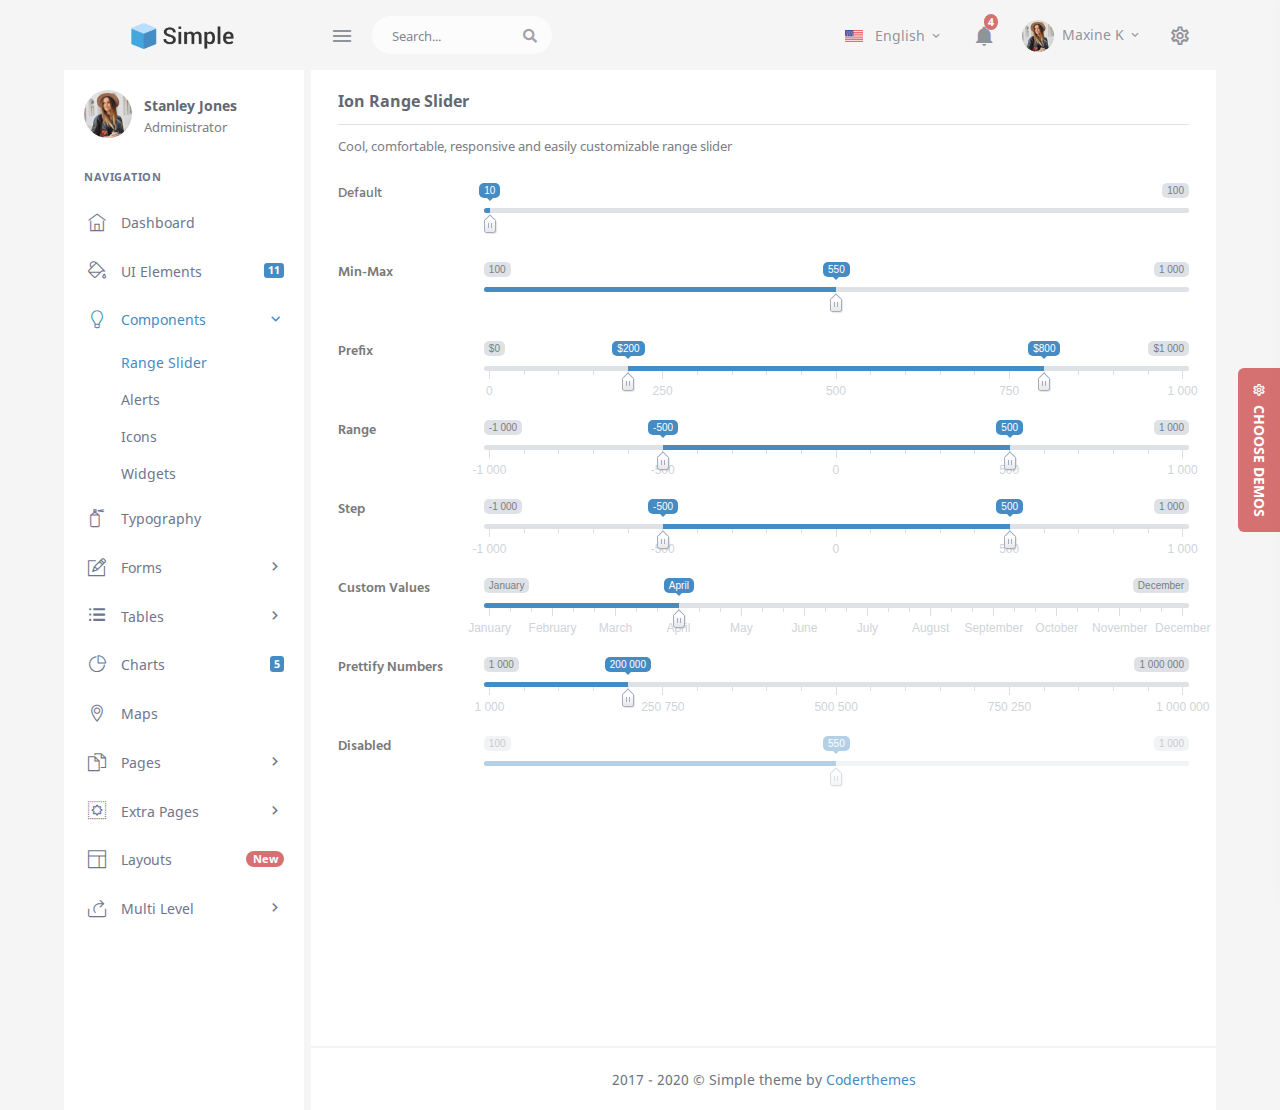
<file: resources/views/layout_admin/simple-admin-dashboard/components-range-slider.html>
﻿<!DOCTYPE html>
<html lang="en">

    <head>
        <meta charset="utf-8">
        <title>Ion Range Slider | Simple - Responsive Bootstrap 4 Admin Dashboard</title>
        <meta name="viewport" content="width=device-width, initial-scale=1.0">
        <meta content="Responsive bootstrap 4 admin template" name="description">
        <meta content="Coderthemes" name="author">
        <meta http-equiv="X-UA-Compatible" content="IE=edge">
        <!-- App favicon -->
        <link rel="shortcut icon" href="assets\images\favicon.ico">
        <!-- Plugin css -->
        <link href="assets\libs\ion-rangeslider\ion.rangeSlider.css" rel="stylesheet" type="text/css">
        <!-- App css -->
        <link href="assets\css\bootstrap.min.css" rel="stylesheet" type="text/css" id="bootstrap-stylesheet">
        <link href="assets\css\icons.min.css" rel="stylesheet" type="text/css">
        <link href="assets\css\app.min.css" rel="stylesheet" type="text/css" id="app-stylesheet">

    </head>

    <body>

        <!-- Begin page -->
        <div id="wrapper">

            
            <!-- Topbar Start -->
            <div class="navbar-custom">
                <ul class="list-unstyled topnav-menu float-right mb-0">

                    <li class="dropdown d-none d-lg-block">
                        <a class="nav-link dropdown-toggle mr-0" data-toggle="dropdown" href="#" role="button" aria-haspopup="false" aria-expanded="false">
                            <img src="assets\images\flags\us.jpg" alt="user-image" class="mr-2" height="12"> <span class="align-middle">English <i class="mdi mdi-chevron-down"></i> </span>
                        </a>
                        <div class="dropdown-menu dropdown-menu-right">
                             <!-- item-->
                             <a href="javascript:void(0);" class="dropdown-item notify-item">
                                    <img src="assets\images\flags\spain.jpg" alt="user-image" class="mr-2" height="12"> <span class="align-middle">Spanish</span>
                             </a>

                             <!-- item-->
                             <a href="javascript:void(0);" class="dropdown-item notify-item">
                                    <img src="assets\images\flags\italy.jpg" alt="user-image" class="mr-2" height="12"> <span class="align-middle">Italian</span>
                             </a>

                            <!-- item-->
                            <a href="javascript:void(0);" class="dropdown-item notify-item">
                                <img src="assets\images\flags\french.jpg" alt="user-image" class="mr-2" height="12"> <span class="align-middle">French</span>
                            </a>

                            <!-- item-->
                            <a href="javascript:void(0);" class="dropdown-item notify-item">
                                <img src="assets\images\flags\russia.jpg" alt="user-image" class="mr-2" height="12"> <span class="align-middle">Russian</span>
                            </a>
                        </div>
                    </li>

                    <li class="dropdown notification-list">
                        <a class="nav-link dropdown-toggle" data-toggle="dropdown" href="#" role="button" aria-haspopup="false" aria-expanded="false">
                            <i class="mdi mdi-bell noti-icon"></i>
                            <span class="badge badge-danger rounded-circle noti-icon-badge">4</span>
                        </a>
                        <div class="dropdown-menu dropdown-menu-right dropdown-lg">

                            <!-- item-->
                            <div class="dropdown-item noti-title">
                                <h5 class="font-16 m-0">
                                    <span class="float-right">
                                        <a href="" class="text-dark">
                                            <small>Clear All</small>
                                        </a>
                                    </span>Notification
                                </h5>
                            </div>

                            <div class="slimscroll noti-scroll">

                                 <!-- item-->
                                 <a href="javascript:void(0);" class="dropdown-item notify-item">
                                        <div class="notify-icon bg-success"><i class="mdi mdi-comment-account-outline"></i></div>
                                        <p class="notify-details">Caleb Flakelar commented on Admin<small class="text-muted">1 min ago</small></p>
                                    </a>

                                    <!-- item-->
                                    <a href="javascript:void(0);" class="dropdown-item notify-item">
                                        <div class="notify-icon bg-info"><i class="mdi mdi-account-plus"></i></div>
                                        <p class="notify-details">New user registered.<small class="text-muted">5 hours ago</small></p>
                                    </a>

                                    <!-- item-->
                                    <a href="javascript:void(0);" class="dropdown-item notify-item">
                                        <div class="notify-icon bg-danger"><i class="mdi mdi-heart"></i></div>
                                        <p class="notify-details">Carlos Crouch liked <b>Admin</b><small class="text-muted">3 days ago</small></p>
                                    </a>

                                    <!-- item-->
                                    <a href="javascript:void(0);" class="dropdown-item notify-item">
                                        <div class="notify-icon bg-warning"><i class="mdi mdi-comment-account-outline"></i></div>
                                        <p class="notify-details">Caleb Flakelar commented on Admin<small class="text-muted">4 days ago</small></p>
                                    </a>

                                    <!-- item-->
                                    <a href="javascript:void(0);" class="dropdown-item notify-item">
                                        <div class="notify-icon bg-primary">
                                            <i class="mdi mdi-heart"></i>
                                        </div>
                                        <p class="notify-details">Carlos Crouch liked <b>Admin</b>
                                            <small class="text-muted">13 days ago</small>
                                        </p>
                                    </a>
                            </div>

                            <!-- All-->
                            <a href="javascript:void(0);" class="dropdown-item text-primary text-center notify-item notify-all ">
                                View all
                                <i class="fi-arrow-right"></i>
                            </a>

                        </div>
                    </li>

                    <li class="dropdown notification-list">
                        <a class="nav-link dropdown-toggle nav-user mr-0" data-toggle="dropdown" href="#" role="button" aria-haspopup="false" aria-expanded="false">
                            <img src="assets\images\users\avatar-1.jpg" alt="user-image" class="rounded-circle">
                            <span class="pro-user-name ml-1">
                                    Maxine K  <i class="mdi mdi-chevron-down"></i> 
                            </span>
                        </a>
                        <div class="dropdown-menu dropdown-menu-right profile-dropdown ">
                            <!-- item-->
                            <div class="dropdown-header noti-title">
                                <h6 class="text-overflow m-0">Welcome !</h6>
                            </div>

                            <!-- item-->
                            <a href="javascript:void(0);" class="dropdown-item notify-item">
                                <i class="mdi mdi-account-outline"></i>
                                <span>Profile</span>
                            </a>

                            <!-- item-->
                            <a href="javascript:void(0);" class="dropdown-item notify-item">
                                <i class="mdi mdi-settings-outline"></i>
                                <span>Settings</span>
                            </a>

                            <!-- item-->
                            <a href="javascript:void(0);" class="dropdown-item notify-item">
                                <i class="mdi mdi-lock-outline"></i>
                                <span>Lock Screen</span>
                            </a>

                            <div class="dropdown-divider"></div>

                            <!-- item-->
                            <a href="javascript:void(0);" class="dropdown-item notify-item">
                                <i class="mdi mdi-logout-variant"></i>
                                <span>Logout</span>
                            </a>

                        </div>
                    </li>

                    <li class="dropdown notification-list">
                        <a href="javascript:void(0);" class="nav-link right-bar-toggle">
                            <i class="mdi mdi-settings-outline noti-icon"></i>
                        </a>
                    </li>


                </ul>

                <!-- LOGO -->
                <div class="logo-box">
                    <a href="index.html" class="logo text-center logo-dark">
                        <span class="logo-lg">
                            <img src="assets\images\logo-dark.png" alt="" height="26">
                            <!-- <span class="logo-lg-text-dark">Simple</span> -->
                        </span>
                        <span class="logo-sm">
                            <!-- <span class="logo-lg-text-dark">S</span> -->
                            <img src="assets\images\logo-sm.png" alt="" height="22">
                        </span>
                    </a>

                    <a href="index.html" class="logo text-center logo-light">
                        <span class="logo-lg">
                            <img src="assets\images\logo-light.png" alt="" height="26">
                            <!-- <span class="logo-lg-text-light">Simple</span> -->
                        </span>
                        <span class="logo-sm">
                            <!-- <span class="logo-lg-text-light">S</span> -->
                            <img src="assets\images\logo-sm.png" alt="" height="22">
                        </span>
                    </a>
                </div>

                <ul class="list-unstyled topnav-menu topnav-menu-left m-0">
                    <li>
                        <button class="button-menu-mobile">
                            <i class="mdi mdi-menu"></i>
                        </button>
                    </li>
        
                    <li class="d-none d-sm-block">
                        <form class="app-search">
                            <div class="app-search-box">
                                <div class="input-group">
                                    <input type="text" class="form-control" placeholder="Search...">
                                    <div class="input-group-append">
                                        <button class="btn" type="submit">
                                            <i class="fas fa-search"></i>
                                        </button>
                                    </div>
                                </div>
                            </div>
                        </form>
                    </li>
                </ul>
            </div>
            <!-- end Topbar --> <!-- ========== Left Sidebar Start ========== -->
<div class="left-side-menu">


                <div class="user-box">
                        <div class="float-left">
                            <img src="assets\images\users\avatar-1.jpg" alt="" class="avatar-md rounded-circle">
                        </div>
                        <div class="user-info">
                            <a href="#">Stanley Jones</a>
                            <p class="text-muted m-0">Administrator</p>
                        </div>
                    </div>
    
            <!--- Sidemenu -->
            <div id="sidebar-menu">
    
                <ul class="metismenu" id="side-menu">
    
                    <li class="menu-title">Navigation</li>
    
                    <li>
                        <a href="index.html">
                            <i class="ti-home"></i>
                            <span> Dashboard </span>
                        </a>
                    </li>
    
                    <li>
                        <a href="ui-elements.html">
                            <i class="ti-paint-bucket"></i>
                            <span> UI Elements </span>
                            <span class="badge badge-primary float-right">11</span>
                        </a>
                    </li>
    
                    <li>
                        <a href="javascript: void(0);">
                            <i class="ti-light-bulb"></i>
                            <span> Components </span>
                            <span class="menu-arrow"></span>
                        </a>
                        <ul class="nav-second-level" aria-expanded="false">
                            <li><a href="components-range-slider.html">Range Slider</a></li>
                            <li><a href="components-alerts.html">Alerts</a></li>
                            <li><a href="components-icons.html">Icons</a></li>
                            <li><a href="components-widgets.html">Widgets</a></li>
                        </ul>
                    </li>

                    <li>
                        <a href="typography.html">
                            <i class="ti-spray"></i>
                            <span> Typography </span>
                        </a>
                    </li>
    
                    <li>
                        <a href="javascript: void(0);">
                            <i class="ti-pencil-alt"></i>
                            <span>  Forms  </span>
                            <span class="menu-arrow"></span>
                        </a>
                        <ul class="nav-second-level" aria-expanded="false">
                            <li><a href="forms-general.html">General Elements</a></li>
                            <li><a href="forms-advanced.html">Advanced Form</a></li>
                        </ul>
                    </li>
    
                    <li>
                        <a href="javascript: void(0);">
                            <i class="ti-menu-alt"></i>
                            <span>  Tables </span>
                            <span class="menu-arrow"></span>
                        </a>
                        <ul class="nav-second-level" aria-expanded="false">
                            <li><a href="tables-basic.html">Basic Tables</a></li>
                            <li><a href="tables-advanced.html">Advanced Tables</a></li>
                        </ul>
                    </li>
    
                    <li>
                        <a href="charts.html">
                            <i class="ti-pie-chart"></i>
                            <span>  Charts  </span>
                            <span class="badge badge-primary float-right">5</span>
                        </a>
                    </li>
    
                    <li>
                        <a href="maps.html">
                            <i class="ti-location-pin"></i>
                            <span> Maps </span>
                        </a>
                    </li>
    
                    <li>
                        <a href="javascript: void(0);">
                            <i class="ti-files"></i>
                            <span> Pages </span>
                            <span class="menu-arrow"></span>
                        </a>
                        <ul class="nav-second-level" aria-expanded="false">
                            <li><a href="pages-login.html">Login</a></li>
                            <li><a href="pages-register.html">Register</a></li>
                            <li><a href="pages-forget-password.html">Forget Password</a></li>
                            <li><a href="pages-lock-screen.html">Lock-screen</a></li>
                            <li><a href="pages-blank.html">Blank page</a></li>
                            <li><a href="pages-404.html">Error 404</a></li>
                            <li><a href="pages-confirm-mail.html">Confirm Mail</a></li>
                            <li><a href="pages-session-expired.html">Session Expired</a></li>
                        </ul>
                    </li>
    
                    <li>
                        <a href="javascript: void(0);">
                            <i class="ti-widget"></i>
                            <span> Extra Pages </span>
                            <span class="menu-arrow"></span>
                        </a>
                        <ul class="nav-second-level" aria-expanded="false">
    
                            <li><a href="extras-timeline.html">Timeline</a></li>
                            <li><a href="extras-invoice.html">Invoice</a></li>
                            <li><a href="extras-profile.html">Profile</a></li>
                            <li><a href="extras-calendar.html">Calendar</a></li>
                            <li><a href="extras-faqs.html">FAQs</a></li>
                            <li><a href="extras-pricing.html">Pricing</a></li>
                            <li><a href="extras-contacts.html">Contacts</a></li>
                        </ul>
                    </li>

                    <li>
                        <a href="javascript: void(0);">
                            <i class="ti-layout"></i>
                            <span> Layouts </span>
                            <span class="badge badge-danger badge-pill float-right">New</span>
                        </a>
                        <ul class="nav-second-level" aria-expanded="false">
                            <li><a href="layouts-horizontal.html">Horizontal</a></li>
                            <li><a href="layouts-dark-sidebar.html">Dark Sidebar</a></li>
                            <li><a href="layouts-small-sidebar.html">Small Sidebar</a></li>
                            <li><a href="layouts-sidebar-collapsed.html">Sidebar Collapsed</a></li>
                        </ul>
                    </li>
    
                    <li>
                        <a href="javascript: void(0);">
                            <i class="ti-share"></i>
                            <span>  Multi Level  </span>
                            <span class="menu-arrow"></span>
                        </a>
                        <ul class="nav-second-level nav" aria-expanded="false">
                            <li>
                                <a href="javascript: void(0);">Level 1.1</a>
                            </li>
                            <li>
                                <a href="javascript: void(0);" aria-expanded="false">Level 1.2
                                        <span class="menu-arrow"></span>
                                    </a>
                                <ul class="nav-third-level nav" aria-expanded="false">
                                    <li>
                                        <a href="javascript: void(0);">Level 2.1</a>
                                    </li>
                                    <li>
                                        <a href="javascript: void(0);">Level 2.2</a>
                                    </li>
                                </ul>
                            </li>
                        </ul>
                    </li>
                </ul>
    
            </div>
            <!-- End Sidebar -->
    
            <div class="clearfix"></div>

    
    </div>
    <!-- Left Sidebar End -->

            <!-- ============================================================== -->
            <!-- Start Page Content here -->
            <!-- ============================================================== -->

            <div class="content-page">
                <div class="content">

                    <!-- Start container-fluid -->
                    <div class="container-fluid">

                        <!-- start  -->
                        <div class="row">
                            <div class="col-12">
                                <div>
                                    <h4 class="header-title">Ion Range Slider</h4>
                                </div>
                            </div>
                        </div>
                        <!-- end row -->

                        <div class="row">
                            <div class="col-12">
                                <div>
                                    <p class="sub-header">
                                        Cool, comfortable, responsive and easily customizable range slider
                                    </p>

                                    <form class="form-horizontal">
                                        <div class="form-group row mb-4">
                                            <label for="range_01" class="col-lg-2 control-label">Default</label>
                                            <div class="col-lg-10">
                                                <input type="text" id="range_01">
                                            </div>
                                        </div>
                                        <div class="form-group row mb-4">
                                            <label for="range_02" class="col-lg-2 control-label"><b>Min-Max</b></label>
                                            <div class="col-lg-10">
                                                <input type="text" id="range_02">
                                            </div>
                                        </div>
                                        <div class="form-group row mb-4">
                                            <label for="range_03" class="col-lg-2 control-label"><b>Prefix</b></label>
                                            <div class="col-lg-10">
                                                <input type="text" id="range_03">
                                            </div>
                                        </div>
                                        <div class="form-group row mb-4">
                                            <label for="range_04" class="col-lg-2 control-label"><b>Range</b></label>
                                            <div class="col-lg-10">
                                                <input type="text" id="range_04">
                                            </div>
                                        </div>
                                        <div class="form-group row mb-4">
                                            <label for="range_05" class="col-lg-2 control-label"><b>Step</b></label>
                                            <div class="col-lg-10">
                                                <input type="text" id="range_05">
                                            </div>
                                        </div>
                                        <div class="form-group row mb-4">
                                            <label for="range_06" class="col-lg-2 control-label"><b>Custom Values</b></label>
                                            <div class="col-lg-10">
                                                <input type="text" id="range_06">
                                            </div>
                                        </div>
                                        <div class="form-group row mb-4">
                                            <label for="range_07" class="col-lg-2 control-label"><b>Prettify Numbers</b></label>
                                            <div class="col-lg-10">
                                                <input type="text" id="range_07">
                                            </div>
                                        </div>
                                        <div class="form-group row mb-4 mb-0">
                                            <label for="range_08" class="col-lg-2 control-label"><b>Disabled</b></label>
                                            <div class="col-lg-10">
                                                <input type="text" id="range_08">
                                            </div>
                                        </div>
                                    </form>
                                </div>

                            </div>
                        </div>
                        <!-- end -->

                    </div>
                    <!-- end container-fluid -->

                    

                    <!-- Footer Start -->
                    <footer class="footer">
                        <div class="container-fluid">
                            <div class="row">
                                <div class="col-md-12">
                                    2017 - 2020 &copy; Simple theme by <a href="">Coderthemes</a>
                                </div>
                            </div>
                        </div>
                    </footer>
                    <!-- end Footer -->

                </div>
                <!-- end content -->

            </div>
            <!-- END content-page -->

        </div>
        <!-- END wrapper -->
        
        
        <!-- Right Sidebar -->
        <div class="right-bar">
            <div class="rightbar-title">
                <a href="javascript:void(0);" class="right-bar-toggle float-right">
                    <i class="mdi mdi-close"></i>
                </a>
                <h5 class="font-16 m-0 text-white">Theme Customizer</h5>
            </div>
            <div class="slimscroll-menu">
        
                <div class="p-4">
                    <div class="alert alert-warning" role="alert">
                        <strong>Customize </strong> the overall color scheme, layout, etc.
                    </div>
                    <div class="mb-2">
                        <img src="assets\images\layouts\light.png" class="img-fluid img-thumbnail" alt="">
                    </div>
                    <div class="custom-control custom-switch mb-3">
                        <input type="checkbox" class="custom-control-input theme-choice" id="light-mode-switch" checked="">
                        <label class="custom-control-label" for="light-mode-switch">Light Mode</label>
                    </div>
            
                    <div class="mb-2">
                        <img src="assets\images\layouts\dark.png" class="img-fluid img-thumbnail" alt="">
                    </div>
                    <div class="custom-control custom-switch mb-3">
                        <input type="checkbox" class="custom-control-input theme-choice" id="dark-mode-switch" data-bsstyle="assets/css/bootstrap-dark.min.css" data-appstyle="assets/css/app-dark.min.css">
                        <label class="custom-control-label" for="dark-mode-switch">Dark Mode</label>
                    </div>
            
                    <div class="mb-2">
                        <img src="assets\images\layouts\rtl.png" class="img-fluid img-thumbnail" alt="">
                    </div>
                    <div class="custom-control custom-switch mb-5">
                        <input type="checkbox" class="custom-control-input theme-choice" id="rtl-mode-switch" data-appstyle="assets/css/app-rtl.min.css">
                        <label class="custom-control-label" for="rtl-mode-switch">RTL Mode</label>
                    </div>

                    <a href="https://1.envato.market/EK71X" class="btn btn-danger btn-block mt-3" target="_blank"><i class="mdi mdi-download mr-1"></i> Download Now</a>
                </div>
            </div> <!-- end slimscroll-menu-->
        </div>
        <!-- /Right-bar -->

        <!-- Right bar overlay-->
        <div class="rightbar-overlay"></div>

        <a href="javascript:void(0);" class="right-bar-toggle demos-show-btn">
            <i class="mdi mdi-settings-outline mdi-spin"></i> &nbsp;Choose Demos
        </a>

        <!-- Vendor js -->
        <script src="assets\js\vendor.min.js"></script>

        <!-- Ion Range Slider-->
        <script src="assets\libs\ion-rangeslider\ion.rangeSlider.min.js"></script>

        <!-- Range slider init js-->
        <script src="assets\js\pages\range-sliders.init.js"></script>

        <!-- App js -->
        <script src="assets\js\app.min.js"></script>

    </body>

</html>
</file>
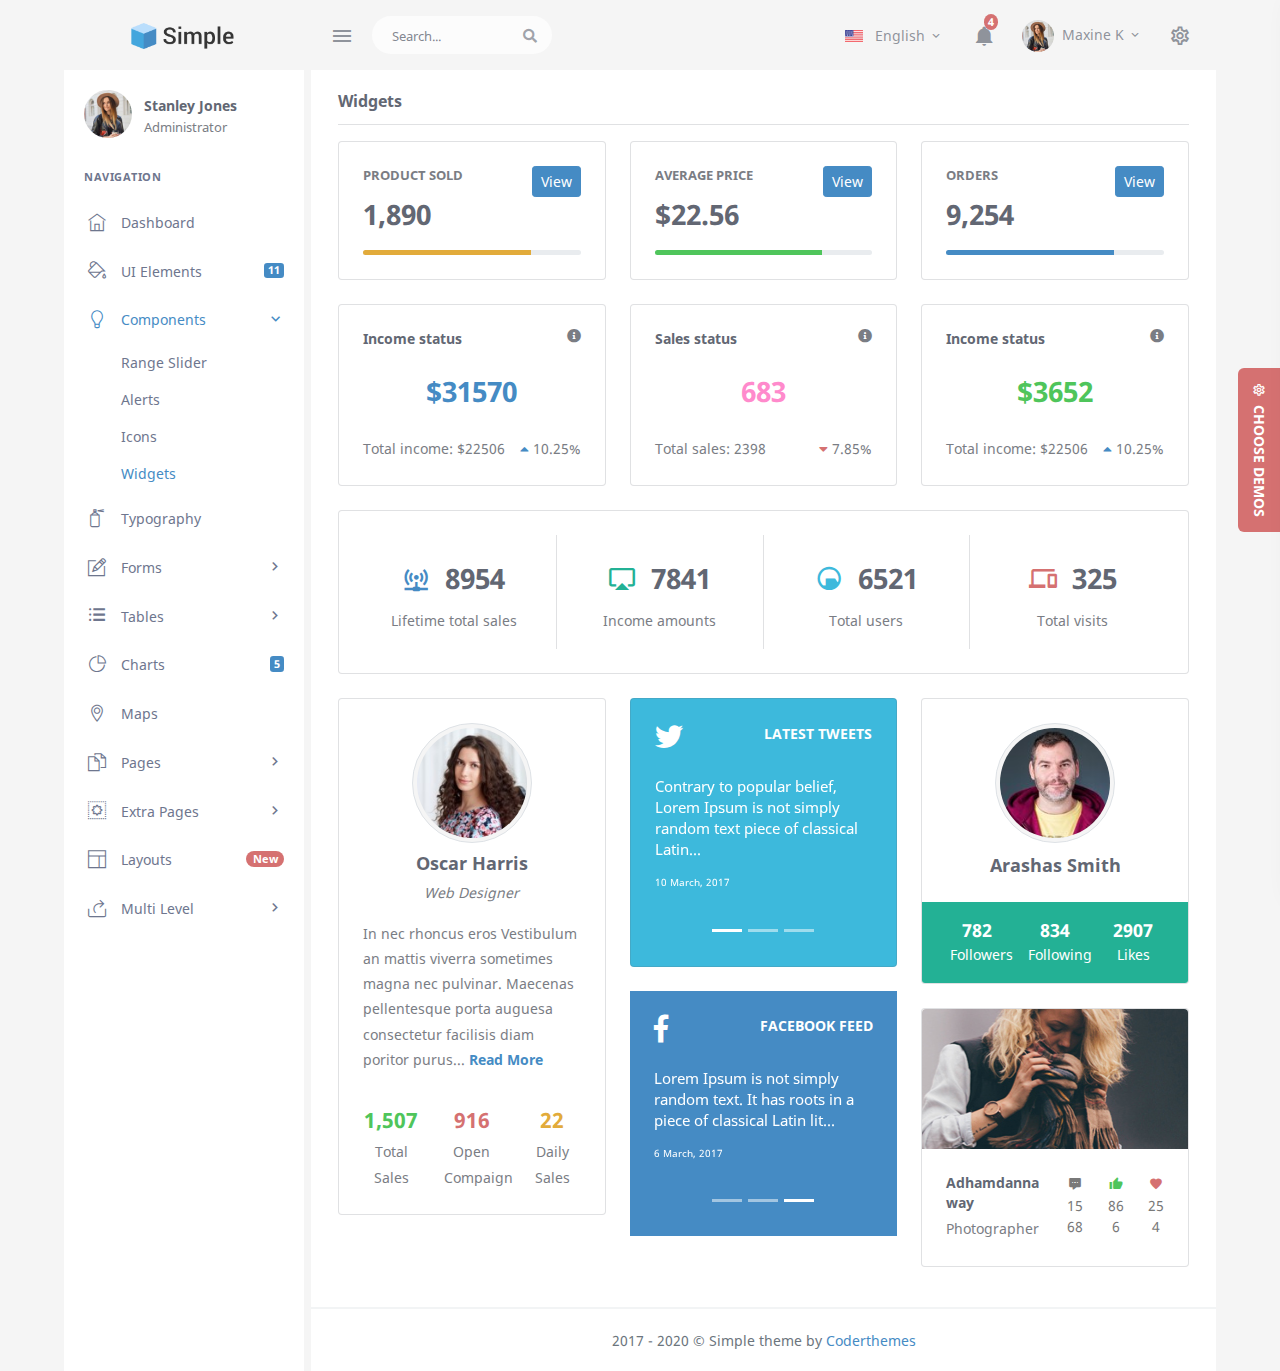
<file: resources/views/layout_admin/simple-admin-dashboard/components-widgets.html>
﻿<!DOCTYPE html>
<html lang="en">

    <head>
        <meta charset="utf-8">
        <title>Widgets | Simple - Responsive Bootstrap 4 Admin Dashboard</title>
        <meta name="viewport" content="width=device-width, initial-scale=1.0">
        <meta content="Responsive bootstrap 4 admin template" name="description">
        <meta content="Coderthemes" name="author">
        <meta http-equiv="X-UA-Compatible" content="IE=edge">
        <!-- App favicon -->
        <link rel="shortcut icon" href="assets\images\favicon.ico">
        <!-- App css -->
        <link href="assets\css\bootstrap.min.css" rel="stylesheet" type="text/css" id="bootstrap-stylesheet">
        <link href="assets\css\icons.min.css" rel="stylesheet" type="text/css">
        <link href="assets\css\app.min.css" rel="stylesheet" type="text/css" id="app-stylesheet">

    </head>

    <body>

        <!-- Begin page -->
        <div id="wrapper">

            
            <!-- Topbar Start -->
            <div class="navbar-custom">
                <ul class="list-unstyled topnav-menu float-right mb-0">

                    <li class="dropdown d-none d-lg-block">
                        <a class="nav-link dropdown-toggle mr-0" data-toggle="dropdown" href="#" role="button" aria-haspopup="false" aria-expanded="false">
                            <img src="assets\images\flags\us.jpg" alt="user-image" class="mr-2" height="12"> <span class="align-middle">English <i class="mdi mdi-chevron-down"></i> </span>
                        </a>
                        <div class="dropdown-menu dropdown-menu-right">
                             <!-- item-->
                             <a href="javascript:void(0);" class="dropdown-item notify-item">
                                    <img src="assets\images\flags\spain.jpg" alt="user-image" class="mr-2" height="12"> <span class="align-middle">Spanish</span>
                             </a>

                             <!-- item-->
                             <a href="javascript:void(0);" class="dropdown-item notify-item">
                                    <img src="assets\images\flags\italy.jpg" alt="user-image" class="mr-2" height="12"> <span class="align-middle">Italian</span>
                             </a>

                            <!-- item-->
                            <a href="javascript:void(0);" class="dropdown-item notify-item">
                                <img src="assets\images\flags\french.jpg" alt="user-image" class="mr-2" height="12"> <span class="align-middle">French</span>
                            </a>

                            <!-- item-->
                            <a href="javascript:void(0);" class="dropdown-item notify-item">
                                <img src="assets\images\flags\russia.jpg" alt="user-image" class="mr-2" height="12"> <span class="align-middle">Russian</span>
                            </a>
                        </div>
                    </li>

                    <li class="dropdown notification-list">
                        <a class="nav-link dropdown-toggle" data-toggle="dropdown" href="#" role="button" aria-haspopup="false" aria-expanded="false">
                            <i class="mdi mdi-bell noti-icon"></i>
                            <span class="badge badge-danger rounded-circle noti-icon-badge">4</span>
                        </a>
                        <div class="dropdown-menu dropdown-menu-right dropdown-lg">

                            <!-- item-->
                            <div class="dropdown-item noti-title">
                                <h5 class="font-16 m-0">
                                    <span class="float-right">
                                        <a href="" class="text-dark">
                                            <small>Clear All</small>
                                        </a>
                                    </span>Notification
                                </h5>
                            </div>

                            <div class="slimscroll noti-scroll">

                                 <!-- item-->
                                 <a href="javascript:void(0);" class="dropdown-item notify-item">
                                        <div class="notify-icon bg-success"><i class="mdi mdi-comment-account-outline"></i></div>
                                        <p class="notify-details">Caleb Flakelar commented on Admin<small class="text-muted">1 min ago</small></p>
                                    </a>

                                    <!-- item-->
                                    <a href="javascript:void(0);" class="dropdown-item notify-item">
                                        <div class="notify-icon bg-info"><i class="mdi mdi-account-plus"></i></div>
                                        <p class="notify-details">New user registered.<small class="text-muted">5 hours ago</small></p>
                                    </a>

                                    <!-- item-->
                                    <a href="javascript:void(0);" class="dropdown-item notify-item">
                                        <div class="notify-icon bg-danger"><i class="mdi mdi-heart"></i></div>
                                        <p class="notify-details">Carlos Crouch liked <b>Admin</b><small class="text-muted">3 days ago</small></p>
                                    </a>

                                    <!-- item-->
                                    <a href="javascript:void(0);" class="dropdown-item notify-item">
                                        <div class="notify-icon bg-warning"><i class="mdi mdi-comment-account-outline"></i></div>
                                        <p class="notify-details">Caleb Flakelar commented on Admin<small class="text-muted">4 days ago</small></p>
                                    </a>

                                    <!-- item-->
                                    <a href="javascript:void(0);" class="dropdown-item notify-item">
                                        <div class="notify-icon bg-primary">
                                            <i class="mdi mdi-heart"></i>
                                        </div>
                                        <p class="notify-details">Carlos Crouch liked <b>Admin</b>
                                            <small class="text-muted">13 days ago</small>
                                        </p>
                                    </a>
                            </div>

                            <!-- All-->
                            <a href="javascript:void(0);" class="dropdown-item text-primary text-center notify-item notify-all ">
                                View all
                                <i class="fi-arrow-right"></i>
                            </a>

                        </div>
                    </li>

                    <li class="dropdown notification-list">
                        <a class="nav-link dropdown-toggle nav-user mr-0" data-toggle="dropdown" href="#" role="button" aria-haspopup="false" aria-expanded="false">
                            <img src="assets\images\users\avatar-1.jpg" alt="user-image" class="rounded-circle">
                            <span class="pro-user-name ml-1">
                                    Maxine K  <i class="mdi mdi-chevron-down"></i> 
                            </span>
                        </a>
                        <div class="dropdown-menu dropdown-menu-right profile-dropdown ">
                            <!-- item-->
                            <div class="dropdown-header noti-title">
                                <h6 class="text-overflow m-0">Welcome !</h6>
                            </div>

                            <!-- item-->
                            <a href="javascript:void(0);" class="dropdown-item notify-item">
                                <i class="mdi mdi-account-outline"></i>
                                <span>Profile</span>
                            </a>

                            <!-- item-->
                            <a href="javascript:void(0);" class="dropdown-item notify-item">
                                <i class="mdi mdi-settings-outline"></i>
                                <span>Settings</span>
                            </a>

                            <!-- item-->
                            <a href="javascript:void(0);" class="dropdown-item notify-item">
                                <i class="mdi mdi-lock-outline"></i>
                                <span>Lock Screen</span>
                            </a>

                            <div class="dropdown-divider"></div>

                            <!-- item-->
                            <a href="javascript:void(0);" class="dropdown-item notify-item">
                                <i class="mdi mdi-logout-variant"></i>
                                <span>Logout</span>
                            </a>

                        </div>
                    </li>

                    <li class="dropdown notification-list">
                        <a href="javascript:void(0);" class="nav-link right-bar-toggle">
                            <i class="mdi mdi-settings-outline noti-icon"></i>
                        </a>
                    </li>


                </ul>

                <!-- LOGO -->
                <div class="logo-box">
                    <a href="index.html" class="logo text-center logo-dark">
                        <span class="logo-lg">
                            <img src="assets\images\logo-dark.png" alt="" height="26">
                            <!-- <span class="logo-lg-text-dark">Simple</span> -->
                        </span>
                        <span class="logo-sm">
                            <!-- <span class="logo-lg-text-dark">S</span> -->
                            <img src="assets\images\logo-sm.png" alt="" height="22">
                        </span>
                    </a>

                    <a href="index.html" class="logo text-center logo-light">
                        <span class="logo-lg">
                            <img src="assets\images\logo-light.png" alt="" height="26">
                            <!-- <span class="logo-lg-text-light">Simple</span> -->
                        </span>
                        <span class="logo-sm">
                            <!-- <span class="logo-lg-text-light">S</span> -->
                            <img src="assets\images\logo-sm.png" alt="" height="22">
                        </span>
                    </a>
                </div>

                <ul class="list-unstyled topnav-menu topnav-menu-left m-0">
                    <li>
                        <button class="button-menu-mobile">
                            <i class="mdi mdi-menu"></i>
                        </button>
                    </li>
        
                    <li class="d-none d-sm-block">
                        <form class="app-search">
                            <div class="app-search-box">
                                <div class="input-group">
                                    <input type="text" class="form-control" placeholder="Search...">
                                    <div class="input-group-append">
                                        <button class="btn" type="submit">
                                            <i class="fas fa-search"></i>
                                        </button>
                                    </div>
                                </div>
                            </div>
                        </form>
                    </li>
                </ul>
            </div>
            <!-- end Topbar --> <!-- ========== Left Sidebar Start ========== -->
<div class="left-side-menu">


                <div class="user-box">
                        <div class="float-left">
                            <img src="assets\images\users\avatar-1.jpg" alt="" class="avatar-md rounded-circle">
                        </div>
                        <div class="user-info">
                            <a href="#">Stanley Jones</a>
                            <p class="text-muted m-0">Administrator</p>
                        </div>
                    </div>
    
            <!--- Sidemenu -->
            <div id="sidebar-menu">
    
                <ul class="metismenu" id="side-menu">
    
                    <li class="menu-title">Navigation</li>
    
                    <li>
                        <a href="index.html">
                            <i class="ti-home"></i>
                            <span> Dashboard </span>
                        </a>
                    </li>
    
                    <li>
                        <a href="ui-elements.html">
                            <i class="ti-paint-bucket"></i>
                            <span> UI Elements </span>
                            <span class="badge badge-primary float-right">11</span>
                        </a>
                    </li>
    
                    <li>
                        <a href="javascript: void(0);">
                            <i class="ti-light-bulb"></i>
                            <span> Components </span>
                            <span class="menu-arrow"></span>
                        </a>
                        <ul class="nav-second-level" aria-expanded="false">
                            <li><a href="components-range-slider.html">Range Slider</a></li>
                            <li><a href="components-alerts.html">Alerts</a></li>
                            <li><a href="components-icons.html">Icons</a></li>
                            <li><a href="components-widgets.html">Widgets</a></li>
                        </ul>
                    </li>

                    <li>
                        <a href="typography.html">
                            <i class="ti-spray"></i>
                            <span> Typography </span>
                        </a>
                    </li>
    
                    <li>
                        <a href="javascript: void(0);">
                            <i class="ti-pencil-alt"></i>
                            <span>  Forms  </span>
                            <span class="menu-arrow"></span>
                        </a>
                        <ul class="nav-second-level" aria-expanded="false">
                            <li><a href="forms-general.html">General Elements</a></li>
                            <li><a href="forms-advanced.html">Advanced Form</a></li>
                        </ul>
                    </li>
    
                    <li>
                        <a href="javascript: void(0);">
                            <i class="ti-menu-alt"></i>
                            <span>  Tables </span>
                            <span class="menu-arrow"></span>
                        </a>
                        <ul class="nav-second-level" aria-expanded="false">
                            <li><a href="tables-basic.html">Basic Tables</a></li>
                            <li><a href="tables-advanced.html">Advanced Tables</a></li>
                        </ul>
                    </li>
    
                    <li>
                        <a href="charts.html">
                            <i class="ti-pie-chart"></i>
                            <span>  Charts  </span>
                            <span class="badge badge-primary float-right">5</span>
                        </a>
                    </li>
    
                    <li>
                        <a href="maps.html">
                            <i class="ti-location-pin"></i>
                            <span> Maps </span>
                        </a>
                    </li>
    
                    <li>
                        <a href="javascript: void(0);">
                            <i class="ti-files"></i>
                            <span> Pages </span>
                            <span class="menu-arrow"></span>
                        </a>
                        <ul class="nav-second-level" aria-expanded="false">
                            <li><a href="pages-login.html">Login</a></li>
                            <li><a href="pages-register.html">Register</a></li>
                            <li><a href="pages-forget-password.html">Forget Password</a></li>
                            <li><a href="pages-lock-screen.html">Lock-screen</a></li>
                            <li><a href="pages-blank.html">Blank page</a></li>
                            <li><a href="pages-404.html">Error 404</a></li>
                            <li><a href="pages-confirm-mail.html">Confirm Mail</a></li>
                            <li><a href="pages-session-expired.html">Session Expired</a></li>
                        </ul>
                    </li>
    
                    <li>
                        <a href="javascript: void(0);">
                            <i class="ti-widget"></i>
                            <span> Extra Pages </span>
                            <span class="menu-arrow"></span>
                        </a>
                        <ul class="nav-second-level" aria-expanded="false">
    
                            <li><a href="extras-timeline.html">Timeline</a></li>
                            <li><a href="extras-invoice.html">Invoice</a></li>
                            <li><a href="extras-profile.html">Profile</a></li>
                            <li><a href="extras-calendar.html">Calendar</a></li>
                            <li><a href="extras-faqs.html">FAQs</a></li>
                            <li><a href="extras-pricing.html">Pricing</a></li>
                            <li><a href="extras-contacts.html">Contacts</a></li>
                        </ul>
                    </li>

                    <li>
                        <a href="javascript: void(0);">
                            <i class="ti-layout"></i>
                            <span> Layouts </span>
                            <span class="badge badge-danger badge-pill float-right">New</span>
                        </a>
                        <ul class="nav-second-level" aria-expanded="false">
                            <li><a href="layouts-horizontal.html">Horizontal</a></li>
                            <li><a href="layouts-dark-sidebar.html">Dark Sidebar</a></li>
                            <li><a href="layouts-small-sidebar.html">Small Sidebar</a></li>
                            <li><a href="layouts-sidebar-collapsed.html">Sidebar Collapsed</a></li>
                        </ul>
                    </li>
    
                    <li>
                        <a href="javascript: void(0);">
                            <i class="ti-share"></i>
                            <span>  Multi Level  </span>
                            <span class="menu-arrow"></span>
                        </a>
                        <ul class="nav-second-level nav" aria-expanded="false">
                            <li>
                                <a href="javascript: void(0);">Level 1.1</a>
                            </li>
                            <li>
                                <a href="javascript: void(0);" aria-expanded="false">Level 1.2
                                        <span class="menu-arrow"></span>
                                    </a>
                                <ul class="nav-third-level nav" aria-expanded="false">
                                    <li>
                                        <a href="javascript: void(0);">Level 2.1</a>
                                    </li>
                                    <li>
                                        <a href="javascript: void(0);">Level 2.2</a>
                                    </li>
                                </ul>
                            </li>
                        </ul>
                    </li>
                </ul>
    
            </div>
            <!-- End Sidebar -->
    
            <div class="clearfix"></div>

    
    </div>
    <!-- Left Sidebar End -->

            <!-- ============================================================== -->
            <!-- Start Page Content here -->
            <!-- ============================================================== -->

            <div class="content-page">
                <div class="content">

                    <!-- Start container-fluid -->
                    <div class="container-fluid">

                        <!-- start  -->
                        <div class="row">
                            <div class="col-12">
                                <div>
                                    <h4 class="header-title mb-3">Widgets</h4>
                                </div>
                            </div>
                        </div>
                        <!-- end row -->

                        <!-- row start -->
                        <div class="row">
                            <div class="col-sm-4">
                                <div class="card-box">
                                    <a href="#" class="btn btn-sm btn-primary float-right">View</a>
                                    <h6 class="text-muted font-13 mt-0 text-uppercase">Product Sold</h6>
                                    <h2 class="mb-3 mt-2"><span>1,890</span></h2>
                                    <div class="progress progress-sm m-0">
                                        <div class="progress-bar bg-warning" role="progressbar" aria-valuenow="77" aria-valuemin="0" aria-valuemax="100" style="width: 77%;">
                                            <span class="sr-only">77% Complete</span>
                                        </div>
                                    </div>
                                </div>
                            </div>

                            <div class="col-sm-4">
                                <div class="card-box">
                                    <a href="#" class="btn btn-sm btn-primary float-right">View</a>
                                    <h6 class="text-muted font-13 mt-0 text-uppercase">Average Price</h6>
                                    <h2 class="mb-3 mt-2">$<span>22.56</span></h2>
                                    <div class="progress progress-sm m-0">
                                        <div class="progress-bar bg-success" role="progressbar" aria-valuenow="77" aria-valuemin="0" aria-valuemax="100" style="width: 77%;">
                                            <span class="sr-only">77% Complete</span>
                                        </div>
                                    </div>
                                </div>
                            </div>

                            <div class="col-sm-4">
                                <div class="card-box">
                                    <a href="#" class="btn btn-sm btn-primary float-right">View</a>
                                    <h6 class="text-muted mt-0 font-13 text-uppercase">Orders</h6>
                                    <h2 class="mb-3">9,254</h2>
                                    <div class="progress progress-sm m-0">
                                        <div class="progress-bar bg-primary" role="progressbar" aria-valuenow="77" aria-valuemin="0" aria-valuemax="100" style="width: 77%;">
                                            <span class="sr-only">77% Complete</span>
                                        </div>
                                    </div>
                                </div>
                            </div>

                        </div>
                        <!-- End row -->

                        <div class="row">
                            <div class="col-md-4">
                                <div class="card-box">
                                    <i class="fa fa-info-circle text-muted float-right inform" data-toggle="tooltip" data-placement="bottom" title="" data-original-title="Tooltip on right"></i>
                                    <h6 class="mt-0 text-dark">Income status</h6>
                                    <h2 class="text-primary text-center mt-4 mb-4">$<span>31570</span></h2>
                                    <p class="text-muted mb-0">Total income: $22506 <span class="float-right"><i class="fa fa-caret-up text-primary mr-1"></i>10.25%</span></p>
                                </div>
                            </div>

                            <div class="col-md-4">
                                <div class="card-box">
                                    <i class="fa fa-info-circle text-muted float-right inform" data-toggle="tooltip" data-placement="bottom" title="" data-original-title="Tooltip on right"></i>
                                    <h6 class="mt-0 text-dark">Sales status</h6>
                                    <h2 class="text-pink text-center mt-4 mb-4"><span>683</span></h2>
                                    <p class="mb-0 text-muted">Total sales: 2398 <span class="float-right"><i class="fa fa-caret-down text-danger mr-1"></i>7.85%</span></p>
                                </div>
                            </div>

                            <div class="col-md-4">
                                <div class="card-box">
                                    <i class="fa fa-info-circle text-muted float-right inform" data-toggle="tooltip" data-placement="bottom" title="" data-original-title="Tooltip on right"></i>
                                    <h6 class="mt-0 text-dark">Income status</h6>
                                    <h2 class="text-success text-center mt-4 mb-4">$<span>3652</span></h2>
                                    <p class="mb-0 text-muted">Total income: $22506 <span class="float-right"><i class="fa fa-caret-up text-primary mr-1"></i>10.25%</span></p>
                                </div>
                            </div>
                        </div>
                        <!-- end row -->

                        <div class="row">
                            <div class="col-sm-12">
                                <div class="card-box widget-inline">
                                    <div class="row">
                                        <div class="col-md-6  col-xl-3 widget-inline-box">
                                            <div class="text-center p-3">
                                                <h2 class="mt-2"><i class="text-primary mdi mdi-access-point-network mr-2"></i> <b>8954</b></h2>
                                                <p class="text-muted mb-0">Lifetime total sales</p>
                                            </div>
                                        </div>

                                        <div class="col-md-6  col-xl-3 widget-inline-box">
                                            <div class="text-center p-3">
                                                <h2 class="mt-2"><i class="text-teal mdi mdi-airplay mr-2"></i> <b>7841</b></h2>
                                                <p class="text-muted mb-0">Income amounts</p>
                                            </div>
                                        </div>

                                        <div class="col-md-6  col-xl-3 widget-inline-box">
                                            <div class="text-center p-3">
                                                <h2 class="mt-2"><i class="text-info mdi mdi-black-mesa mr-2"></i> <b>6521</b></h2>
                                                <p class="text-muted mb-0">Total users</p>
                                            </div>
                                        </div>

                                        <div class="col-md-6  col-xl-3">
                                            <div class="text-center p-3">
                                                <h2 class="mt-2"><i class="text-danger mdi mdi-cellphone-link mr-2"></i> <b>325</b></h2>
                                                <p class="text-muted mb-0">Total visits</p>
                                            </div>
                                        </div>

                                    </div>
                                </div>
                            </div>
                        </div>
                        <!-- end row -->

                        <div class="row">
                            <div class="col-md-4">
                                <div class="card-box">
                                    <div class="text-center">
                                        <img src="assets\images\users\avatar-3.jpg" class="rounded-circle avatar-xxl img-thumbnail" alt="user-img">
                                        <h5 class="mb-1 mt-2">Oscar Harris</h5>
                                        <p class="text-muted mb-3"><i>Web Designer</i></p>
                                    </div>
                                    <p class="text-muted">In nec rhoncus eros Vestibulum an mattis viverra sometimes magna nec pulvinar. Maecenas pellentesque porta auguesa consectetur facilisis diam poritor purus... <a href="" class="text-primary"><b>Read More</b></a> </p>

                                    <div class="row text-center mt-4">
                                        <div class="col-4">
                                            <h4 class="text-success mb-1">1,507</h4>
                                            <p class="text-muted mb-0">Total Sales</p>
                                        </div>
                                        <div class="col-4">
                                            <h4 class="text-danger mb-1">916</h4>
                                            <p class="text-muted mb-0">Open Compaign</p>
                                        </div>
                                        <div class="col-4">
                                            <h4 class="text-warning mb-1">22</h4>
                                            <p class="text-muted mb-0">Daily Sales</p>
                                        </div>
                                    </div>
                                </div>
                            </div>

                            <div class="col-md-4">
                                <div class="card bg-info social-feed-box">
                                    <div class="card-body">
                                        <div class="">
                                            <span class="text-uppercase float-right text-white"><b>Latest Tweets</b></span>
                                            <i class="fab fa-twitter fa-2x text-white"></i>
                                        </div>

                                        <div id="twitter-slider" class="carousel slide social-feed-slider" data-ride="carousel">
                                            <ol class="carousel-indicators mb-0">
                                                <li data-target="#twitter-slider" data-slide-to="0" class="active"></li>
                                                <li data-target="#twitter-slider" data-slide-to="1" class=""></li>
                                                <li data-target="#twitter-slider" data-slide-to="2" class=""></li>
                                            </ol>
                                            <div class="carousel-inner">
                                                <div class="carousel-item active">
                                                    <div class="mt-4">
                                                        <h3 class="text-white font-weight-normal font-15">Contrary to popular belief, Lorem Ipsum is not simply random text piece of classical Latin...</h3>
                                                        <span class="font-13 text-white"><small>10 March, 2017</small></span>
                                                    </div>
                                                </div>
                                                <div class="carousel-item">
                                                    <div class="mt-4">
                                                        <h3 class="text-white font-weight-normal font-15">Latin literature from 45 BC,making it over 2000 years old. Contrary to popular belief...</h3>
                                                        <span class="font-13 text-white"><small>6 March, 2017</small></span>
                                                    </div>
                                                </div>
                                                <div class="carousel-item">
                                                    <div class="mt-4">
                                                        <h3 class="text-white font-weight-normal font-15">Lorem Ipsum is not simply random text. It has roots in a piece of classical Latin lit...</h3>
                                                        <span class="font-13 text-white"><small>6 March, 2017</small></span>
                                                    </div>
                                                </div>
                                            </div>
                                        </div>

                                    </div>
                                </div>

                                <div class="crad bg-primary social-feed-box">
                                    <div class="card-body">
                                        <div class="">
                                            <span class="text-uppercase float-right text-white"><b>Facebook Feed</b></span>
                                            <i class="fab fa-facebook-f fa-2x text-white"></i>
                                        </div>

                                        <div id="facebook-slider" class="carousel slide social-feed-slider" data-ride="carousel">
                                            <ol class="carousel-indicators mb-0">
                                                <li data-target="#facebook-slider" data-slide-to="0" class=""></li>
                                                <li data-target="#facebook-slider" data-slide-to="1" class=""></li>
                                                <li data-target="#facebook-slider" data-slide-to="2" class="active"></li>
                                            </ol>
                                            <div class="carousel-inner">
                                                <div class="carousel-item">
                                                    <div class="mt-4">
                                                        <h3 class="text-white font-weight-normal font-15">Contrary to popular belief, Lorem Ipsum is not simply random text piece of classical Latin...</h3>
                                                        <span class="font-13 text-white"><small>10 March, 2017</small></span>
                                                    </div>
                                                </div>
                                                <div class="carousel-item">
                                                    <div class="mt-4">
                                                        <h3 class="text-white font-weight-normal font-15">Latin literature from 45 BC,making it over 2000 years old. Contrary to popular belief...</h3>
                                                        <span class="font-13 text-white"><small>6 March, 2017</small></span>
                                                    </div>
                                                </div>
                                                <div class="carousel-item active">
                                                    <div class="mt-4">
                                                        <h3 class="text-white font-weight-normal font-15">Lorem Ipsum is not simply random text. It has roots in a piece of classical Latin lit...</h3>
                                                        <span class="font-13 text-white"><small>6 March, 2017</small></span>
                                                    </div>
                                                </div>
                                            </div>
                                        </div>

                                    </div>
                                </div>
                            </div>
                            <!--- end col -->

                            <div class="col-md-4">
                                <div class="card-box pb-0">
                                    <a href="javascript:;" class="mx-auto text-center text-dark" style="display: block;">
                                        <img src="assets\images\users\avatar-4.jpg" class="avatar-xxl center-page img-thumbnail rounded-circle" alt="">
                                        <div class="h5 m-b-0"><strong>Arashas Smith</strong></div>
                                    </a>
                                    <div class="bg-teal pull-in-card p-3 widget-box-two mb-0 mt-4 list-inline text-center row">
                                        <div class="col-4">
                                            <h5 class="text-white m-0">782</h5>
                                            <p class="text-white mb-0">Followers</p>
                                        </div>
                                        <div class="col-4">
                                            <h5 class="text-white m-0">834</h5>
                                            <p class="text-white mb-0">Following</p>
                                        </div>
                                        <div class="col-4">
                                            <h5 class="text-white m-0">2907</h5>
                                            <p class="text-white mb-0">Likes</p>
                                        </div>
                                    </div>
                                </div>

                                <div class="card panel-default hover-effect">
                                    <div class="card-heading p-0">
                                        <div class="pro-widget-img"></div>
                                    </div>
                                    <div class="card-body">
                                        <div class="row">
                                            <div class="clearfix col-lg-6 col-md-6 col-sm-6">
                                                <h6 class="mt-0 mb-1">Adhamdannaway</h6>
                                                <p class="text-muted f-16 align-center mb-0">Photographer</p>
                                            </div>
                                            <div class="col-lg-6 col-md-12 col-sm-6">
                                                <div class="row">
                                                    <div class="col-4">
                                                        <div class="text-center">
                                                            <i class="mdi mdi-comment-processing"></i>
                                                        </div>
                                                        <div class="text-center">
                                                            1568
                                                        </div>
                                                    </div>
                                                    <div class="col-4">
                                                        <div class="text-center">
                                                            <i class="mdi mdi-thumb-up text-success"></i>
                                                        </div>
                                                        <div class="text-center">
                                                            866
                                                        </div>
                                                    </div>
                                                    <div class="col-4">
                                                        <div class="text-center">
                                                            <i class="mdi mdi-heart text-danger"></i>
                                                        </div>
                                                        <div class="text-center">
                                                            254
                                                        </div>
                                                    </div>
                                                </div>
                                            </div>
                                        </div>
                                    </div>
                                </div>
                            </div>
                        </div>
                        <!-- end row -->

                    </div>
                    <!-- end container-fluid -->

                    

                    <!-- Footer Start -->
                    <footer class="footer">
                        <div class="container-fluid">
                            <div class="row">
                                <div class="col-md-12">
                                    2017 - 2020 &copy; Simple theme by <a href="">Coderthemes</a>
                                </div>
                            </div>
                        </div>
                    </footer>
                    <!-- end Footer -->

                </div>
                <!-- end content -->

            </div>
            <!-- END content-page -->

        </div>
        <!-- END wrapper -->

        
        <!-- Right Sidebar -->
        <div class="right-bar">
            <div class="rightbar-title">
                <a href="javascript:void(0);" class="right-bar-toggle float-right">
                    <i class="mdi mdi-close"></i>
                </a>
                <h5 class="font-16 m-0 text-white">Theme Customizer</h5>
            </div>
            <div class="slimscroll-menu">
        
                <div class="p-4">
                    <div class="alert alert-warning" role="alert">
                        <strong>Customize </strong> the overall color scheme, layout, etc.
                    </div>
                    <div class="mb-2">
                        <img src="assets\images\layouts\light.png" class="img-fluid img-thumbnail" alt="">
                    </div>
                    <div class="custom-control custom-switch mb-3">
                        <input type="checkbox" class="custom-control-input theme-choice" id="light-mode-switch" checked="">
                        <label class="custom-control-label" for="light-mode-switch">Light Mode</label>
                    </div>
            
                    <div class="mb-2">
                        <img src="assets\images\layouts\dark.png" class="img-fluid img-thumbnail" alt="">
                    </div>
                    <div class="custom-control custom-switch mb-3">
                        <input type="checkbox" class="custom-control-input theme-choice" id="dark-mode-switch" data-bsstyle="assets/css/bootstrap-dark.min.css" data-appstyle="assets/css/app-dark.min.css">
                        <label class="custom-control-label" for="dark-mode-switch">Dark Mode</label>
                    </div>
            
                    <div class="mb-2">
                        <img src="assets\images\layouts\rtl.png" class="img-fluid img-thumbnail" alt="">
                    </div>
                    <div class="custom-control custom-switch mb-5">
                        <input type="checkbox" class="custom-control-input theme-choice" id="rtl-mode-switch" data-appstyle="assets/css/app-rtl.min.css">
                        <label class="custom-control-label" for="rtl-mode-switch">RTL Mode</label>
                    </div>

                    <a href="https://1.envato.market/EK71X" class="btn btn-danger btn-block mt-3" target="_blank"><i class="mdi mdi-download mr-1"></i> Download Now</a>
                </div>
            </div> <!-- end slimscroll-menu-->
        </div>
        <!-- /Right-bar -->

        <!-- Right bar overlay-->
        <div class="rightbar-overlay"></div>

        <a href="javascript:void(0);" class="right-bar-toggle demos-show-btn">
            <i class="mdi mdi-settings-outline mdi-spin"></i> &nbsp;Choose Demos
        </a>

        <!-- Vendor js -->
        <script src="assets\js\vendor.min.js"></script>

        <!-- App js -->
        <script src="assets\js\app.min.js"></script>

    </body>

</html>
</file>
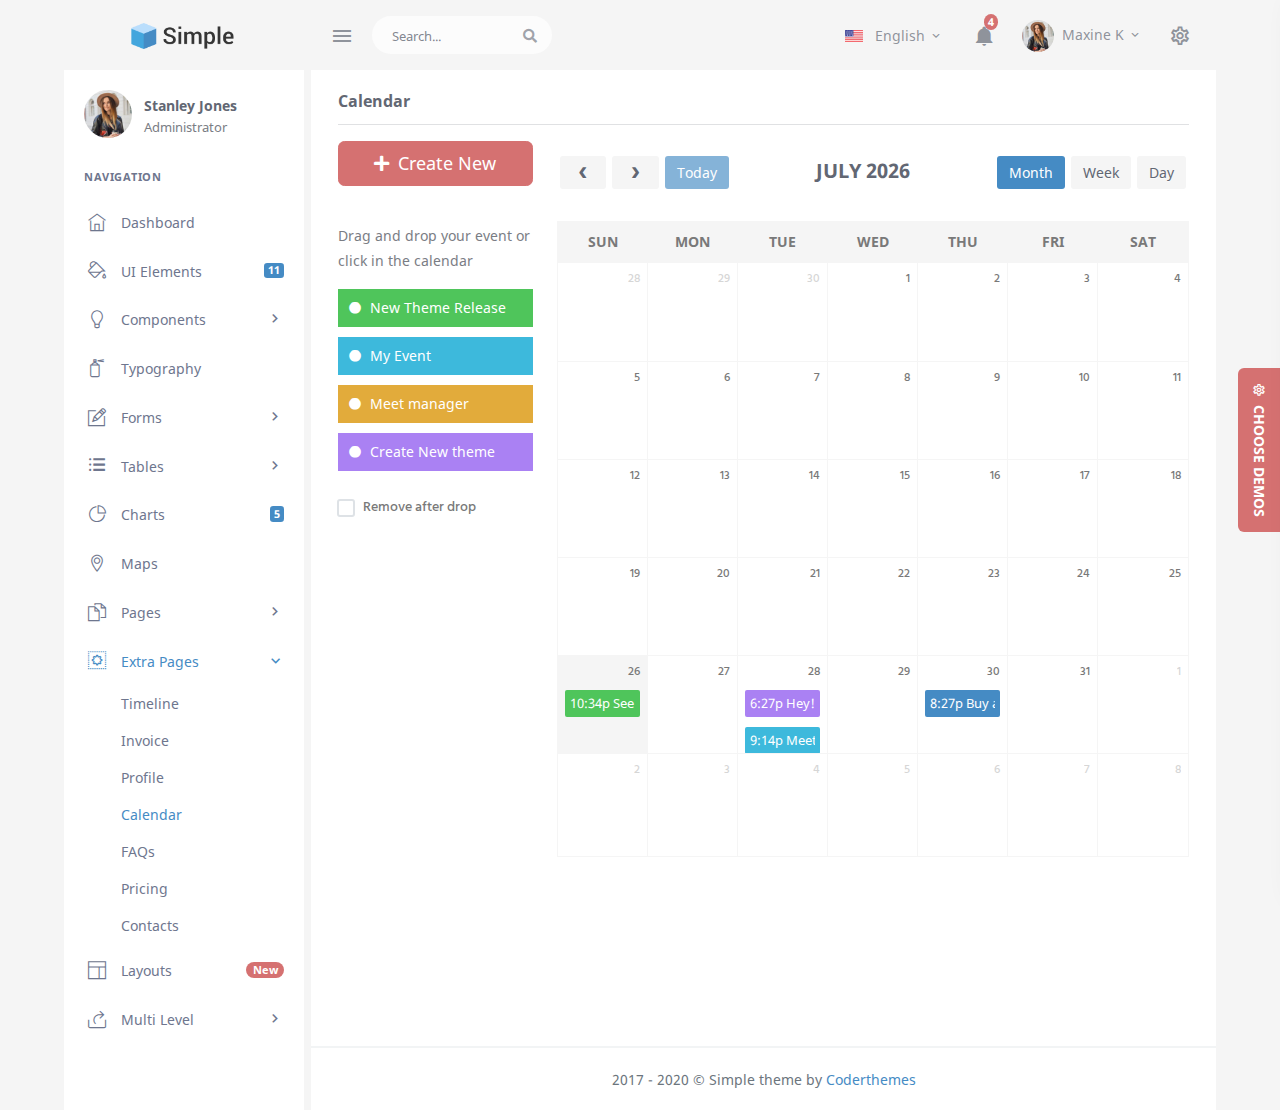
<file: resources/views/layout_admin/simple-admin-dashboard/extras-calendar.html>
﻿<!DOCTYPE html>
<html lang="en">

    <head>
        <meta charset="utf-8">
        <title>Calendar | Simple - Responsive Bootstrap 4 Admin Dashboard</title>
        <meta name="viewport" content="width=device-width, initial-scale=1.0">
        <meta content="Responsive bootstrap 4 admin template" name="description">
        <meta content="Coderthemes" name="author">
        <meta http-equiv="X-UA-Compatible" content="IE=edge">
        <!-- App favicon -->
        <link rel="shortcut icon" href="assets\images\favicon.ico">
        <!-- Plugin css -->
        <link href="assets\libs\fullcalendar\fullcalendar.min.css" rel="stylesheet" type="text/css">
        <!-- App css -->
        <link href="assets\css\bootstrap.min.css" rel="stylesheet" type="text/css" id="bootstrap-stylesheet">
        <link href="assets\css\icons.min.css" rel="stylesheet" type="text/css">
        <link href="assets\css\app.min.css" rel="stylesheet" type="text/css" id="app-stylesheet">

    </head>

    <body>

        <!-- Begin page -->
        <div id="wrapper">

            
            <!-- Topbar Start -->
            <div class="navbar-custom">
                <ul class="list-unstyled topnav-menu float-right mb-0">

                    <li class="dropdown d-none d-lg-block">
                        <a class="nav-link dropdown-toggle mr-0" data-toggle="dropdown" href="#" role="button" aria-haspopup="false" aria-expanded="false">
                            <img src="assets\images\flags\us.jpg" alt="user-image" class="mr-2" height="12"> <span class="align-middle">English <i class="mdi mdi-chevron-down"></i> </span>
                        </a>
                        <div class="dropdown-menu dropdown-menu-right">
                             <!-- item-->
                             <a href="javascript:void(0);" class="dropdown-item notify-item">
                                    <img src="assets\images\flags\spain.jpg" alt="user-image" class="mr-2" height="12"> <span class="align-middle">Spanish</span>
                             </a>

                             <!-- item-->
                             <a href="javascript:void(0);" class="dropdown-item notify-item">
                                    <img src="assets\images\flags\italy.jpg" alt="user-image" class="mr-2" height="12"> <span class="align-middle">Italian</span>
                             </a>

                            <!-- item-->
                            <a href="javascript:void(0);" class="dropdown-item notify-item">
                                <img src="assets\images\flags\french.jpg" alt="user-image" class="mr-2" height="12"> <span class="align-middle">French</span>
                            </a>

                            <!-- item-->
                            <a href="javascript:void(0);" class="dropdown-item notify-item">
                                <img src="assets\images\flags\russia.jpg" alt="user-image" class="mr-2" height="12"> <span class="align-middle">Russian</span>
                            </a>
                        </div>
                    </li>

                    <li class="dropdown notification-list">
                        <a class="nav-link dropdown-toggle" data-toggle="dropdown" href="#" role="button" aria-haspopup="false" aria-expanded="false">
                            <i class="mdi mdi-bell noti-icon"></i>
                            <span class="badge badge-danger rounded-circle noti-icon-badge">4</span>
                        </a>
                        <div class="dropdown-menu dropdown-menu-right dropdown-lg">

                            <!-- item-->
                            <div class="dropdown-item noti-title">
                                <h5 class="font-16 m-0">
                                    <span class="float-right">
                                        <a href="" class="text-dark">
                                            <small>Clear All</small>
                                        </a>
                                    </span>Notification
                                </h5>
                            </div>

                            <div class="slimscroll noti-scroll">

                                 <!-- item-->
                                 <a href="javascript:void(0);" class="dropdown-item notify-item">
                                        <div class="notify-icon bg-success"><i class="mdi mdi-comment-account-outline"></i></div>
                                        <p class="notify-details">Caleb Flakelar commented on Admin<small class="text-muted">1 min ago</small></p>
                                    </a>

                                    <!-- item-->
                                    <a href="javascript:void(0);" class="dropdown-item notify-item">
                                        <div class="notify-icon bg-info"><i class="mdi mdi-account-plus"></i></div>
                                        <p class="notify-details">New user registered.<small class="text-muted">5 hours ago</small></p>
                                    </a>

                                    <!-- item-->
                                    <a href="javascript:void(0);" class="dropdown-item notify-item">
                                        <div class="notify-icon bg-danger"><i class="mdi mdi-heart"></i></div>
                                        <p class="notify-details">Carlos Crouch liked <b>Admin</b><small class="text-muted">3 days ago</small></p>
                                    </a>

                                    <!-- item-->
                                    <a href="javascript:void(0);" class="dropdown-item notify-item">
                                        <div class="notify-icon bg-warning"><i class="mdi mdi-comment-account-outline"></i></div>
                                        <p class="notify-details">Caleb Flakelar commented on Admin<small class="text-muted">4 days ago</small></p>
                                    </a>

                                    <!-- item-->
                                    <a href="javascript:void(0);" class="dropdown-item notify-item">
                                        <div class="notify-icon bg-primary">
                                            <i class="mdi mdi-heart"></i>
                                        </div>
                                        <p class="notify-details">Carlos Crouch liked <b>Admin</b>
                                            <small class="text-muted">13 days ago</small>
                                        </p>
                                    </a>
                            </div>

                            <!-- All-->
                            <a href="javascript:void(0);" class="dropdown-item text-primary text-center notify-item notify-all ">
                                View all
                                <i class="fi-arrow-right"></i>
                            </a>

                        </div>
                    </li>

                    <li class="dropdown notification-list">
                        <a class="nav-link dropdown-toggle nav-user mr-0" data-toggle="dropdown" href="#" role="button" aria-haspopup="false" aria-expanded="false">
                            <img src="assets\images\users\avatar-1.jpg" alt="user-image" class="rounded-circle">
                            <span class="pro-user-name ml-1">
                                    Maxine K  <i class="mdi mdi-chevron-down"></i> 
                            </span>
                        </a>
                        <div class="dropdown-menu dropdown-menu-right profile-dropdown ">
                            <!-- item-->
                            <div class="dropdown-header noti-title">
                                <h6 class="text-overflow m-0">Welcome !</h6>
                            </div>

                            <!-- item-->
                            <a href="javascript:void(0);" class="dropdown-item notify-item">
                                <i class="mdi mdi-account-outline"></i>
                                <span>Profile</span>
                            </a>

                            <!-- item-->
                            <a href="javascript:void(0);" class="dropdown-item notify-item">
                                <i class="mdi mdi-settings-outline"></i>
                                <span>Settings</span>
                            </a>

                            <!-- item-->
                            <a href="javascript:void(0);" class="dropdown-item notify-item">
                                <i class="mdi mdi-lock-outline"></i>
                                <span>Lock Screen</span>
                            </a>

                            <div class="dropdown-divider"></div>

                            <!-- item-->
                            <a href="javascript:void(0);" class="dropdown-item notify-item">
                                <i class="mdi mdi-logout-variant"></i>
                                <span>Logout</span>
                            </a>

                        </div>
                    </li>

                    <li class="dropdown notification-list">
                        <a href="javascript:void(0);" class="nav-link right-bar-toggle">
                            <i class="mdi mdi-settings-outline noti-icon"></i>
                        </a>
                    </li>


                </ul>

                <!-- LOGO -->
                <div class="logo-box">
                    <a href="index.html" class="logo text-center logo-dark">
                        <span class="logo-lg">
                            <img src="assets\images\logo-dark.png" alt="" height="26">
                            <!-- <span class="logo-lg-text-dark">Simple</span> -->
                        </span>
                        <span class="logo-sm">
                            <!-- <span class="logo-lg-text-dark">S</span> -->
                            <img src="assets\images\logo-sm.png" alt="" height="22">
                        </span>
                    </a>

                    <a href="index.html" class="logo text-center logo-light">
                        <span class="logo-lg">
                            <img src="assets\images\logo-light.png" alt="" height="26">
                            <!-- <span class="logo-lg-text-light">Simple</span> -->
                        </span>
                        <span class="logo-sm">
                            <!-- <span class="logo-lg-text-light">S</span> -->
                            <img src="assets\images\logo-sm.png" alt="" height="22">
                        </span>
                    </a>
                </div>

                <ul class="list-unstyled topnav-menu topnav-menu-left m-0">
                    <li>
                        <button class="button-menu-mobile">
                            <i class="mdi mdi-menu"></i>
                        </button>
                    </li>
        
                    <li class="d-none d-sm-block">
                        <form class="app-search">
                            <div class="app-search-box">
                                <div class="input-group">
                                    <input type="text" class="form-control" placeholder="Search...">
                                    <div class="input-group-append">
                                        <button class="btn" type="submit">
                                            <i class="fas fa-search"></i>
                                        </button>
                                    </div>
                                </div>
                            </div>
                        </form>
                    </li>
                </ul>
            </div>
            <!-- end Topbar --> <!-- ========== Left Sidebar Start ========== -->
<div class="left-side-menu">


                <div class="user-box">
                        <div class="float-left">
                            <img src="assets\images\users\avatar-1.jpg" alt="" class="avatar-md rounded-circle">
                        </div>
                        <div class="user-info">
                            <a href="#">Stanley Jones</a>
                            <p class="text-muted m-0">Administrator</p>
                        </div>
                    </div>
    
            <!--- Sidemenu -->
            <div id="sidebar-menu">
    
                <ul class="metismenu" id="side-menu">
    
                    <li class="menu-title">Navigation</li>
    
                    <li>
                        <a href="index.html">
                            <i class="ti-home"></i>
                            <span> Dashboard </span>
                        </a>
                    </li>
    
                    <li>
                        <a href="ui-elements.html">
                            <i class="ti-paint-bucket"></i>
                            <span> UI Elements </span>
                            <span class="badge badge-primary float-right">11</span>
                        </a>
                    </li>
    
                    <li>
                        <a href="javascript: void(0);">
                            <i class="ti-light-bulb"></i>
                            <span> Components </span>
                            <span class="menu-arrow"></span>
                        </a>
                        <ul class="nav-second-level" aria-expanded="false">
                            <li><a href="components-range-slider.html">Range Slider</a></li>
                            <li><a href="components-alerts.html">Alerts</a></li>
                            <li><a href="components-icons.html">Icons</a></li>
                            <li><a href="components-widgets.html">Widgets</a></li>
                        </ul>
                    </li>

                    <li>
                        <a href="typography.html">
                            <i class="ti-spray"></i>
                            <span> Typography </span>
                        </a>
                    </li>
    
                    <li>
                        <a href="javascript: void(0);">
                            <i class="ti-pencil-alt"></i>
                            <span>  Forms  </span>
                            <span class="menu-arrow"></span>
                        </a>
                        <ul class="nav-second-level" aria-expanded="false">
                            <li><a href="forms-general.html">General Elements</a></li>
                            <li><a href="forms-advanced.html">Advanced Form</a></li>
                        </ul>
                    </li>
    
                    <li>
                        <a href="javascript: void(0);">
                            <i class="ti-menu-alt"></i>
                            <span>  Tables </span>
                            <span class="menu-arrow"></span>
                        </a>
                        <ul class="nav-second-level" aria-expanded="false">
                            <li><a href="tables-basic.html">Basic Tables</a></li>
                            <li><a href="tables-advanced.html">Advanced Tables</a></li>
                        </ul>
                    </li>
    
                    <li>
                        <a href="charts.html">
                            <i class="ti-pie-chart"></i>
                            <span>  Charts  </span>
                            <span class="badge badge-primary float-right">5</span>
                        </a>
                    </li>
    
                    <li>
                        <a href="maps.html">
                            <i class="ti-location-pin"></i>
                            <span> Maps </span>
                        </a>
                    </li>
    
                    <li>
                        <a href="javascript: void(0);">
                            <i class="ti-files"></i>
                            <span> Pages </span>
                            <span class="menu-arrow"></span>
                        </a>
                        <ul class="nav-second-level" aria-expanded="false">
                            <li><a href="pages-login.html">Login</a></li>
                            <li><a href="pages-register.html">Register</a></li>
                            <li><a href="pages-forget-password.html">Forget Password</a></li>
                            <li><a href="pages-lock-screen.html">Lock-screen</a></li>
                            <li><a href="pages-blank.html">Blank page</a></li>
                            <li><a href="pages-404.html">Error 404</a></li>
                            <li><a href="pages-confirm-mail.html">Confirm Mail</a></li>
                            <li><a href="pages-session-expired.html">Session Expired</a></li>
                        </ul>
                    </li>
    
                    <li>
                        <a href="javascript: void(0);">
                            <i class="ti-widget"></i>
                            <span> Extra Pages </span>
                            <span class="menu-arrow"></span>
                        </a>
                        <ul class="nav-second-level" aria-expanded="false">
    
                            <li><a href="extras-timeline.html">Timeline</a></li>
                            <li><a href="extras-invoice.html">Invoice</a></li>
                            <li><a href="extras-profile.html">Profile</a></li>
                            <li><a href="extras-calendar.html">Calendar</a></li>
                            <li><a href="extras-faqs.html">FAQs</a></li>
                            <li><a href="extras-pricing.html">Pricing</a></li>
                            <li><a href="extras-contacts.html">Contacts</a></li>
                        </ul>
                    </li>

                    <li>
                        <a href="javascript: void(0);">
                            <i class="ti-layout"></i>
                            <span> Layouts </span>
                            <span class="badge badge-danger badge-pill float-right">New</span>
                        </a>
                        <ul class="nav-second-level" aria-expanded="false">
                            <li><a href="layouts-horizontal.html">Horizontal</a></li>
                            <li><a href="layouts-dark-sidebar.html">Dark Sidebar</a></li>
                            <li><a href="layouts-small-sidebar.html">Small Sidebar</a></li>
                            <li><a href="layouts-sidebar-collapsed.html">Sidebar Collapsed</a></li>
                        </ul>
                    </li>
    
                    <li>
                        <a href="javascript: void(0);">
                            <i class="ti-share"></i>
                            <span>  Multi Level  </span>
                            <span class="menu-arrow"></span>
                        </a>
                        <ul class="nav-second-level nav" aria-expanded="false">
                            <li>
                                <a href="javascript: void(0);">Level 1.1</a>
                            </li>
                            <li>
                                <a href="javascript: void(0);" aria-expanded="false">Level 1.2
                                        <span class="menu-arrow"></span>
                                    </a>
                                <ul class="nav-third-level nav" aria-expanded="false">
                                    <li>
                                        <a href="javascript: void(0);">Level 2.1</a>
                                    </li>
                                    <li>
                                        <a href="javascript: void(0);">Level 2.2</a>
                                    </li>
                                </ul>
                            </li>
                        </ul>
                    </li>
                </ul>
    
            </div>
            <!-- End Sidebar -->
    
            <div class="clearfix"></div>

    
    </div>
    <!-- Left Sidebar End -->

            <!-- ============================================================== -->
            <!-- Start Page Content here -->
            <!-- ============================================================== -->

            <div class="content-page">
                <div class="content">

                    <!-- Start container-fluid -->
                    <div class="container-fluid">

                        <div class="row">
                            <div class="col-12">
                                <div>
                                    <h4 class="header-title mb-3">Calendar</h4>
                                </div>
                            </div>
                        </div>
                        <!-- end row -->

                        <div class="row">
                            <div class="col-xl-3">
                                <div>
                                    <a href="#" data-toggle="modal" data-target="#add-category" class="btn btn-lg btn-danger btn-block waves-effect waves-light">
                                        <i class="fa fa-plus mr-1"></i> Create New
                                    </a>
                                    <div id="external-events" class="mt-3">
                                        <br>
                                        <p class="text-muted">Drag and drop your event or click in the calendar</p>
                                        <div class="external-event bg-success" data-class="bg-success">
                                            <i class="mdi mdi-checkbox-blank-circle mr-2 vertical-middle"></i>New Theme Release
                                        </div>
                                        <div class="external-event bg-info" data-class="bg-info">
                                            <i class="mdi mdi-checkbox-blank-circle mr-2 vertical-middle"></i>My Event
                                        </div>
                                        <div class="external-event bg-warning" data-class="bg-warning">
                                            <i class="mdi mdi-checkbox-blank-circle mr-2 vertical-middle"></i>Meet manager
                                        </div>
                                        <div class="external-event bg-purple" data-class="bg-purple">
                                            <i class="mdi mdi-checkbox-blank-circle mr-2 vertical-middle"></i>Create New theme
                                        </div>
                                    </div>

                                    <!-- checkbox -->
                                    <div class="checkbox checkbox-primary mt-4">
                                        <input id="drop-remove" type="checkbox">
                                        <label for="drop-remove">
                                            Remove after drop
                                        </label>
                                    </div>
                                </div>
                            </div>
                            <!-- end col-->
                            <div class="col-xl-9">
                                <div id="calendar" class="mt-5 mt-xl-0"></div>
                            </div>
                            <!-- end col -->
                        </div>
                        <!-- end row -->

                        <!-- BEGIN MODAL -->
                        <div class="modal fade none-border" id="event-modal">
                            <div class="modal-dialog">
                                <div class="modal-content">
                                    <div class="modal-header">
                                        <h5 class="modal-title mt-0">Add New Event</h5>
                                        <button type="button" class="close" data-dismiss="modal" aria-label="Close">
                                            <span aria-hidden="true">&times;</span>
                                        </button>
                                    </div>
                                    <div class="modal-body p-4"></div>
                                    <div class="modal-footer">
                                        <button type="button" class="btn btn-secondary waves-effect" data-dismiss="modal">Close</button>
                                        <button type="button" class="btn btn-success save-event waves-effect waves-light">Create event</button>
                                        <button type="button" class="btn btn-danger delete-event waves-effect waves-light" data-dismiss="modal">Delete</button>
                                    </div>
                                </div>
                            </div>
                        </div>

                        <!-- Modal Add Category -->
                        <div class="modal fade none-border" id="add-category">
                            <div class="modal-dialog">
                                <div class="modal-content">
                                    <div class="modal-header">
                                        <h5 class="modal-title mt-0">Add a category</h5>
                                        <button type="button" class="close" data-dismiss="modal" aria-label="Close">
                                            <span aria-hidden="true">&times;</span>
                                        </button>
                                    </div>
                                    <div class="modal-body p-4">
                                        <form>
                                            <div class="row">
                                                <div class="col-md-6">
                                                    <label class="control-label">Category Name</label>
                                                    <input class="form-control form-white" placeholder="Enter name" type="text" name="category-name">
                                                </div>
                                                <div class="col-md-6">
                                                    <label class="control-label">Choose Category Color</label>
                                                    <select class="form-control form-white" data-placeholder="Choose a color..." name="category-color">
                                                        <option value="success">Success</option>
                                                        <option value="danger">Danger</option>
                                                        <option value="info">Info</option>
                                                        <option value="pink">Pink</option>
                                                        <option value="primary">Primary</option>
                                                        <option value="warning">Warning</option>
                                                        <option value="orange">Orange</option>
                                                        <option value="brown">Brown</option>
                                                        <option value="teal">Teal</option>
                                                        <option value="inverse">Inverse</option>
                                                    </select>
                                                </div>
                                            </div>
                                        </form>
                                    </div>
                                    <div class="modal-footer">
                                        <button type="button" class="btn btn-secondary waves-effect" data-dismiss="modal">Close</button>
                                        <button type="button" class="btn btn-danger waves-effect waves-light save-category" data-dismiss="modal">Save</button>
                                    </div>
                                </div>
                            </div>
                        </div>
                        <!-- END MODAL -->
                    </div>
                    <!-- end container-fluid -->

                    

                    <!-- Footer Start -->
                    <footer class="footer">
                        <div class="container-fluid">
                            <div class="row">
                                <div class="col-md-12">
                                    2017 - 2020 &copy; Simple theme by <a href="">Coderthemes</a>
                                </div>
                            </div>
                        </div>
                    </footer>
                    <!-- end Footer -->

                </div>
                <!-- end content -->

            </div>
            <!-- END content-page -->

        </div>
        <!-- END wrapper -->

        
        <!-- Right Sidebar -->
        <div class="right-bar">
            <div class="rightbar-title">
                <a href="javascript:void(0);" class="right-bar-toggle float-right">
                    <i class="mdi mdi-close"></i>
                </a>
                <h5 class="font-16 m-0 text-white">Theme Customizer</h5>
            </div>
            <div class="slimscroll-menu">
        
                <div class="p-4">
                    <div class="alert alert-warning" role="alert">
                        <strong>Customize </strong> the overall color scheme, layout, etc.
                    </div>
                    <div class="mb-2">
                        <img src="assets\images\layouts\light.png" class="img-fluid img-thumbnail" alt="">
                    </div>
                    <div class="custom-control custom-switch mb-3">
                        <input type="checkbox" class="custom-control-input theme-choice" id="light-mode-switch" checked="">
                        <label class="custom-control-label" for="light-mode-switch">Light Mode</label>
                    </div>
            
                    <div class="mb-2">
                        <img src="assets\images\layouts\dark.png" class="img-fluid img-thumbnail" alt="">
                    </div>
                    <div class="custom-control custom-switch mb-3">
                        <input type="checkbox" class="custom-control-input theme-choice" id="dark-mode-switch" data-bsstyle="assets/css/bootstrap-dark.min.css" data-appstyle="assets/css/app-dark.min.css">
                        <label class="custom-control-label" for="dark-mode-switch">Dark Mode</label>
                    </div>
            
                    <div class="mb-2">
                        <img src="assets\images\layouts\rtl.png" class="img-fluid img-thumbnail" alt="">
                    </div>
                    <div class="custom-control custom-switch mb-5">
                        <input type="checkbox" class="custom-control-input theme-choice" id="rtl-mode-switch" data-appstyle="assets/css/app-rtl.min.css">
                        <label class="custom-control-label" for="rtl-mode-switch">RTL Mode</label>
                    </div>

                    <a href="https://1.envato.market/EK71X" class="btn btn-danger btn-block mt-3" target="_blank"><i class="mdi mdi-download mr-1"></i> Download Now</a>
                </div>
            </div> <!-- end slimscroll-menu-->
        </div>
        <!-- /Right-bar -->

        <!-- Right bar overlay-->
        <div class="rightbar-overlay"></div>

        <a href="javascript:void(0);" class="right-bar-toggle demos-show-btn">
            <i class="mdi mdi-settings-outline mdi-spin"></i> &nbsp;Choose Demos
        </a>

        <!-- Vendor js -->
        <script src="assets\js\vendor.min.js"></script>

        <!-- plugin js -->
        <script src="assets\libs\moment\moment.min.js"></script>
        <script src="assets\libs\jquery-ui\jquery-ui.min.js"></script>
        <script src="assets\libs\fullcalendar\fullcalendar.min.js"></script>

        <!-- Calendar init -->
        <script src="assets\js\pages\calendar.init.js"></script>

        <!-- App js -->
        <script src="assets\js\app.min.js"></script>

    </body>

</html>
</file>
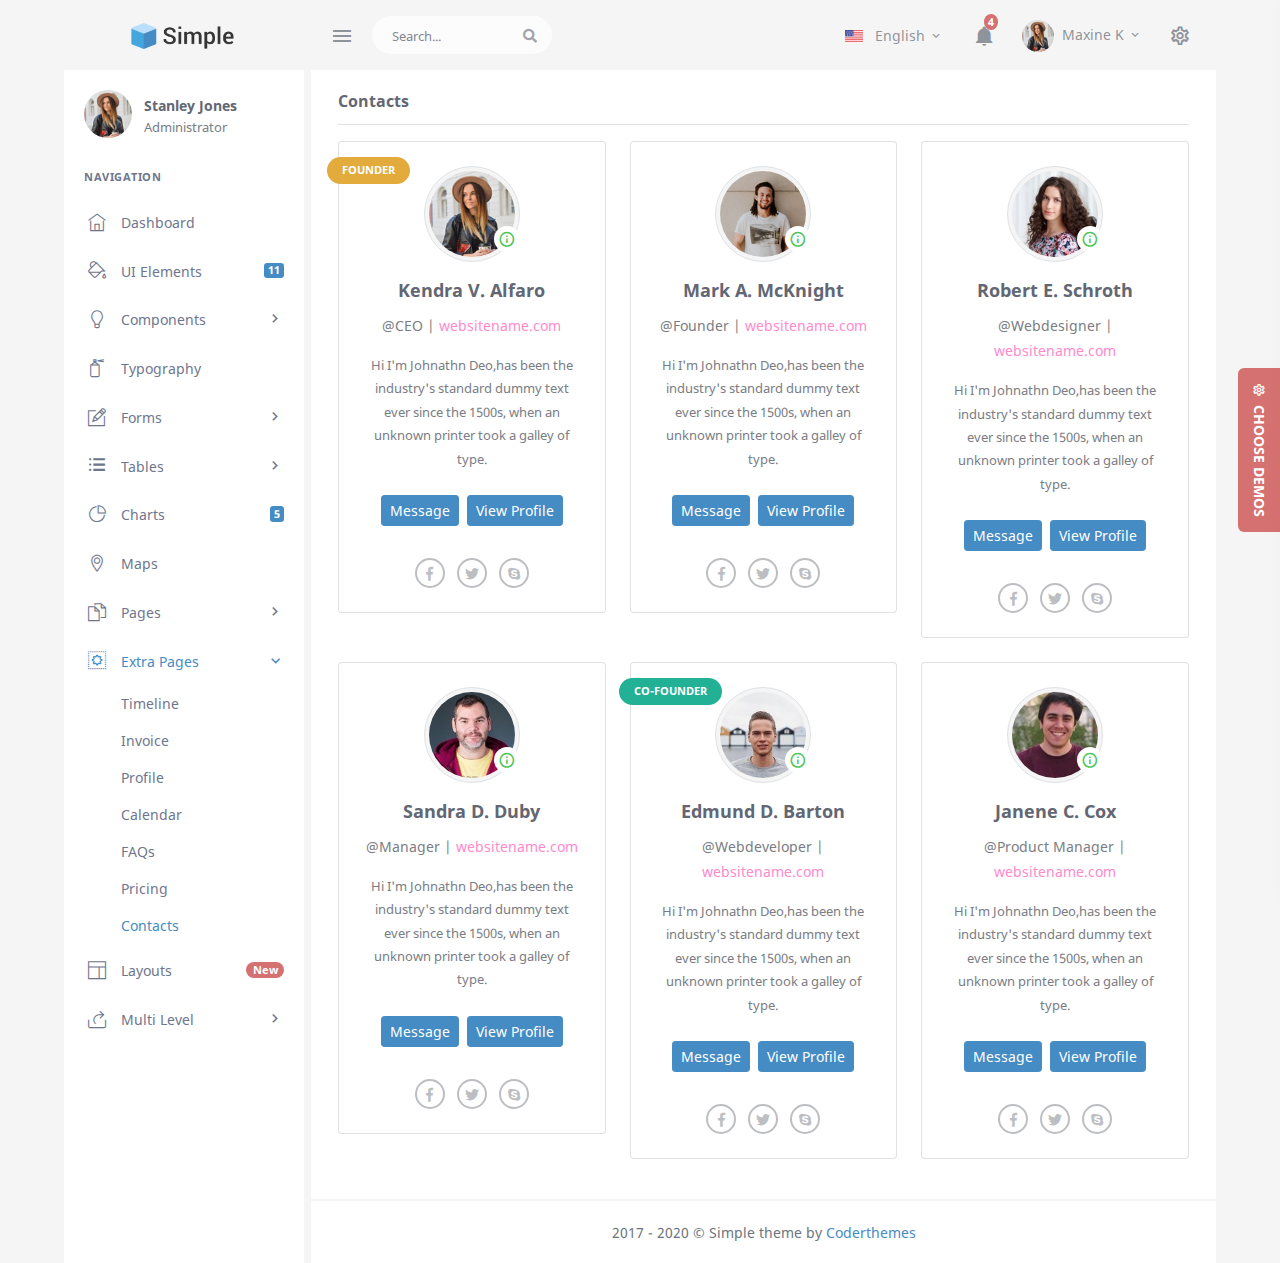
<file: resources/views/layout_admin/simple-admin-dashboard/extras-contacts.html>
﻿<!DOCTYPE html>
<html lang="en">

    <head>
        <meta charset="utf-8">
        <title>Contacts | Simple - Responsive Bootstrap 4 Admin Dashboard</title>
        <meta name="viewport" content="width=device-width, initial-scale=1.0">
        <meta content="Responsive bootstrap 4 admin template" name="description">
        <meta content="Coderthemes" name="author">
        <meta http-equiv="X-UA-Compatible" content="IE=edge">
        <!-- App favicon -->
        <link rel="shortcut icon" href="assets\images\favicon.ico">
        <!-- App css -->
        <link href="assets\css\bootstrap.min.css" rel="stylesheet" type="text/css" id="bootstrap-stylesheet">
        <link href="assets\css\icons.min.css" rel="stylesheet" type="text/css">
        <link href="assets\css\app.min.css" rel="stylesheet" type="text/css" id="app-stylesheet">

    </head>

    <body>

        <!-- Begin page -->
        <div id="wrapper">

            
            <!-- Topbar Start -->
            <div class="navbar-custom">
                <ul class="list-unstyled topnav-menu float-right mb-0">

                    <li class="dropdown d-none d-lg-block">
                        <a class="nav-link dropdown-toggle mr-0" data-toggle="dropdown" href="#" role="button" aria-haspopup="false" aria-expanded="false">
                            <img src="assets\images\flags\us.jpg" alt="user-image" class="mr-2" height="12"> <span class="align-middle">English <i class="mdi mdi-chevron-down"></i> </span>
                        </a>
                        <div class="dropdown-menu dropdown-menu-right">
                             <!-- item-->
                             <a href="javascript:void(0);" class="dropdown-item notify-item">
                                    <img src="assets\images\flags\spain.jpg" alt="user-image" class="mr-2" height="12"> <span class="align-middle">Spanish</span>
                             </a>

                             <!-- item-->
                             <a href="javascript:void(0);" class="dropdown-item notify-item">
                                    <img src="assets\images\flags\italy.jpg" alt="user-image" class="mr-2" height="12"> <span class="align-middle">Italian</span>
                             </a>

                            <!-- item-->
                            <a href="javascript:void(0);" class="dropdown-item notify-item">
                                <img src="assets\images\flags\french.jpg" alt="user-image" class="mr-2" height="12"> <span class="align-middle">French</span>
                            </a>

                            <!-- item-->
                            <a href="javascript:void(0);" class="dropdown-item notify-item">
                                <img src="assets\images\flags\russia.jpg" alt="user-image" class="mr-2" height="12"> <span class="align-middle">Russian</span>
                            </a>
                        </div>
                    </li>

                    <li class="dropdown notification-list">
                        <a class="nav-link dropdown-toggle" data-toggle="dropdown" href="#" role="button" aria-haspopup="false" aria-expanded="false">
                            <i class="mdi mdi-bell noti-icon"></i>
                            <span class="badge badge-danger rounded-circle noti-icon-badge">4</span>
                        </a>
                        <div class="dropdown-menu dropdown-menu-right dropdown-lg">

                            <!-- item-->
                            <div class="dropdown-item noti-title">
                                <h5 class="font-16 m-0">
                                    <span class="float-right">
                                        <a href="" class="text-dark">
                                            <small>Clear All</small>
                                        </a>
                                    </span>Notification
                                </h5>
                            </div>

                            <div class="slimscroll noti-scroll">

                                 <!-- item-->
                                 <a href="javascript:void(0);" class="dropdown-item notify-item">
                                        <div class="notify-icon bg-success"><i class="mdi mdi-comment-account-outline"></i></div>
                                        <p class="notify-details">Caleb Flakelar commented on Admin<small class="text-muted">1 min ago</small></p>
                                    </a>

                                    <!-- item-->
                                    <a href="javascript:void(0);" class="dropdown-item notify-item">
                                        <div class="notify-icon bg-info"><i class="mdi mdi-account-plus"></i></div>
                                        <p class="notify-details">New user registered.<small class="text-muted">5 hours ago</small></p>
                                    </a>

                                    <!-- item-->
                                    <a href="javascript:void(0);" class="dropdown-item notify-item">
                                        <div class="notify-icon bg-danger"><i class="mdi mdi-heart"></i></div>
                                        <p class="notify-details">Carlos Crouch liked <b>Admin</b><small class="text-muted">3 days ago</small></p>
                                    </a>

                                    <!-- item-->
                                    <a href="javascript:void(0);" class="dropdown-item notify-item">
                                        <div class="notify-icon bg-warning"><i class="mdi mdi-comment-account-outline"></i></div>
                                        <p class="notify-details">Caleb Flakelar commented on Admin<small class="text-muted">4 days ago</small></p>
                                    </a>

                                    <!-- item-->
                                    <a href="javascript:void(0);" class="dropdown-item notify-item">
                                        <div class="notify-icon bg-primary">
                                            <i class="mdi mdi-heart"></i>
                                        </div>
                                        <p class="notify-details">Carlos Crouch liked <b>Admin</b>
                                            <small class="text-muted">13 days ago</small>
                                        </p>
                                    </a>
                            </div>

                            <!-- All-->
                            <a href="javascript:void(0);" class="dropdown-item text-primary text-center notify-item notify-all ">
                                View all
                                <i class="fi-arrow-right"></i>
                            </a>

                        </div>
                    </li>

                    <li class="dropdown notification-list">
                        <a class="nav-link dropdown-toggle nav-user mr-0" data-toggle="dropdown" href="#" role="button" aria-haspopup="false" aria-expanded="false">
                            <img src="assets\images\users\avatar-1.jpg" alt="user-image" class="rounded-circle">
                            <span class="pro-user-name ml-1">
                                    Maxine K  <i class="mdi mdi-chevron-down"></i> 
                            </span>
                        </a>
                        <div class="dropdown-menu dropdown-menu-right profile-dropdown ">
                            <!-- item-->
                            <div class="dropdown-header noti-title">
                                <h6 class="text-overflow m-0">Welcome !</h6>
                            </div>

                            <!-- item-->
                            <a href="javascript:void(0);" class="dropdown-item notify-item">
                                <i class="mdi mdi-account-outline"></i>
                                <span>Profile</span>
                            </a>

                            <!-- item-->
                            <a href="javascript:void(0);" class="dropdown-item notify-item">
                                <i class="mdi mdi-settings-outline"></i>
                                <span>Settings</span>
                            </a>

                            <!-- item-->
                            <a href="javascript:void(0);" class="dropdown-item notify-item">
                                <i class="mdi mdi-lock-outline"></i>
                                <span>Lock Screen</span>
                            </a>

                            <div class="dropdown-divider"></div>

                            <!-- item-->
                            <a href="javascript:void(0);" class="dropdown-item notify-item">
                                <i class="mdi mdi-logout-variant"></i>
                                <span>Logout</span>
                            </a>

                        </div>
                    </li>

                    <li class="dropdown notification-list">
                        <a href="javascript:void(0);" class="nav-link right-bar-toggle">
                            <i class="mdi mdi-settings-outline noti-icon"></i>
                        </a>
                    </li>


                </ul>

                <!-- LOGO -->
                <div class="logo-box">
                    <a href="index.html" class="logo text-center logo-dark">
                        <span class="logo-lg">
                            <img src="assets\images\logo-dark.png" alt="" height="26">
                            <!-- <span class="logo-lg-text-dark">Simple</span> -->
                        </span>
                        <span class="logo-sm">
                            <!-- <span class="logo-lg-text-dark">S</span> -->
                            <img src="assets\images\logo-sm.png" alt="" height="22">
                        </span>
                    </a>

                    <a href="index.html" class="logo text-center logo-light">
                        <span class="logo-lg">
                            <img src="assets\images\logo-light.png" alt="" height="26">
                            <!-- <span class="logo-lg-text-light">Simple</span> -->
                        </span>
                        <span class="logo-sm">
                            <!-- <span class="logo-lg-text-light">S</span> -->
                            <img src="assets\images\logo-sm.png" alt="" height="22">
                        </span>
                    </a>
                </div>

                <ul class="list-unstyled topnav-menu topnav-menu-left m-0">
                    <li>
                        <button class="button-menu-mobile">
                            <i class="mdi mdi-menu"></i>
                        </button>
                    </li>
        
                    <li class="d-none d-sm-block">
                        <form class="app-search">
                            <div class="app-search-box">
                                <div class="input-group">
                                    <input type="text" class="form-control" placeholder="Search...">
                                    <div class="input-group-append">
                                        <button class="btn" type="submit">
                                            <i class="fas fa-search"></i>
                                        </button>
                                    </div>
                                </div>
                            </div>
                        </form>
                    </li>
                </ul>
            </div>
            <!-- end Topbar --> <!-- ========== Left Sidebar Start ========== -->
<div class="left-side-menu">


                <div class="user-box">
                        <div class="float-left">
                            <img src="assets\images\users\avatar-1.jpg" alt="" class="avatar-md rounded-circle">
                        </div>
                        <div class="user-info">
                            <a href="#">Stanley Jones</a>
                            <p class="text-muted m-0">Administrator</p>
                        </div>
                    </div>
    
            <!--- Sidemenu -->
            <div id="sidebar-menu">
    
                <ul class="metismenu" id="side-menu">
    
                    <li class="menu-title">Navigation</li>
    
                    <li>
                        <a href="index.html">
                            <i class="ti-home"></i>
                            <span> Dashboard </span>
                        </a>
                    </li>
    
                    <li>
                        <a href="ui-elements.html">
                            <i class="ti-paint-bucket"></i>
                            <span> UI Elements </span>
                            <span class="badge badge-primary float-right">11</span>
                        </a>
                    </li>
    
                    <li>
                        <a href="javascript: void(0);">
                            <i class="ti-light-bulb"></i>
                            <span> Components </span>
                            <span class="menu-arrow"></span>
                        </a>
                        <ul class="nav-second-level" aria-expanded="false">
                            <li><a href="components-range-slider.html">Range Slider</a></li>
                            <li><a href="components-alerts.html">Alerts</a></li>
                            <li><a href="components-icons.html">Icons</a></li>
                            <li><a href="components-widgets.html">Widgets</a></li>
                        </ul>
                    </li>

                    <li>
                        <a href="typography.html">
                            <i class="ti-spray"></i>
                            <span> Typography </span>
                        </a>
                    </li>
    
                    <li>
                        <a href="javascript: void(0);">
                            <i class="ti-pencil-alt"></i>
                            <span>  Forms  </span>
                            <span class="menu-arrow"></span>
                        </a>
                        <ul class="nav-second-level" aria-expanded="false">
                            <li><a href="forms-general.html">General Elements</a></li>
                            <li><a href="forms-advanced.html">Advanced Form</a></li>
                        </ul>
                    </li>
    
                    <li>
                        <a href="javascript: void(0);">
                            <i class="ti-menu-alt"></i>
                            <span>  Tables </span>
                            <span class="menu-arrow"></span>
                        </a>
                        <ul class="nav-second-level" aria-expanded="false">
                            <li><a href="tables-basic.html">Basic Tables</a></li>
                            <li><a href="tables-advanced.html">Advanced Tables</a></li>
                        </ul>
                    </li>
    
                    <li>
                        <a href="charts.html">
                            <i class="ti-pie-chart"></i>
                            <span>  Charts  </span>
                            <span class="badge badge-primary float-right">5</span>
                        </a>
                    </li>
    
                    <li>
                        <a href="maps.html">
                            <i class="ti-location-pin"></i>
                            <span> Maps </span>
                        </a>
                    </li>
    
                    <li>
                        <a href="javascript: void(0);">
                            <i class="ti-files"></i>
                            <span> Pages </span>
                            <span class="menu-arrow"></span>
                        </a>
                        <ul class="nav-second-level" aria-expanded="false">
                            <li><a href="pages-login.html">Login</a></li>
                            <li><a href="pages-register.html">Register</a></li>
                            <li><a href="pages-forget-password.html">Forget Password</a></li>
                            <li><a href="pages-lock-screen.html">Lock-screen</a></li>
                            <li><a href="pages-blank.html">Blank page</a></li>
                            <li><a href="pages-404.html">Error 404</a></li>
                            <li><a href="pages-confirm-mail.html">Confirm Mail</a></li>
                            <li><a href="pages-session-expired.html">Session Expired</a></li>
                        </ul>
                    </li>
    
                    <li>
                        <a href="javascript: void(0);">
                            <i class="ti-widget"></i>
                            <span> Extra Pages </span>
                            <span class="menu-arrow"></span>
                        </a>
                        <ul class="nav-second-level" aria-expanded="false">
    
                            <li><a href="extras-timeline.html">Timeline</a></li>
                            <li><a href="extras-invoice.html">Invoice</a></li>
                            <li><a href="extras-profile.html">Profile</a></li>
                            <li><a href="extras-calendar.html">Calendar</a></li>
                            <li><a href="extras-faqs.html">FAQs</a></li>
                            <li><a href="extras-pricing.html">Pricing</a></li>
                            <li><a href="extras-contacts.html">Contacts</a></li>
                        </ul>
                    </li>

                    <li>
                        <a href="javascript: void(0);">
                            <i class="ti-layout"></i>
                            <span> Layouts </span>
                            <span class="badge badge-danger badge-pill float-right">New</span>
                        </a>
                        <ul class="nav-second-level" aria-expanded="false">
                            <li><a href="layouts-horizontal.html">Horizontal</a></li>
                            <li><a href="layouts-dark-sidebar.html">Dark Sidebar</a></li>
                            <li><a href="layouts-small-sidebar.html">Small Sidebar</a></li>
                            <li><a href="layouts-sidebar-collapsed.html">Sidebar Collapsed</a></li>
                        </ul>
                    </li>
    
                    <li>
                        <a href="javascript: void(0);">
                            <i class="ti-share"></i>
                            <span>  Multi Level  </span>
                            <span class="menu-arrow"></span>
                        </a>
                        <ul class="nav-second-level nav" aria-expanded="false">
                            <li>
                                <a href="javascript: void(0);">Level 1.1</a>
                            </li>
                            <li>
                                <a href="javascript: void(0);" aria-expanded="false">Level 1.2
                                        <span class="menu-arrow"></span>
                                    </a>
                                <ul class="nav-third-level nav" aria-expanded="false">
                                    <li>
                                        <a href="javascript: void(0);">Level 2.1</a>
                                    </li>
                                    <li>
                                        <a href="javascript: void(0);">Level 2.2</a>
                                    </li>
                                </ul>
                            </li>
                        </ul>
                    </li>
                </ul>
    
            </div>
            <!-- End Sidebar -->
    
            <div class="clearfix"></div>

    
    </div>
    <!-- Left Sidebar End -->

            <!-- ============================================================== -->
            <!-- Start Page Content here -->
            <!-- ============================================================== -->

            <div class="content-page">
                <div class="content">

                    <!-- Start container-fluid -->
                    <div class="container-fluid">

                        <!-- start  -->
                        <div class="row">
                            <div class="col-12">
                                <div>
                                    <h4 class="header-title mb-3">Contacts</h4>
                                </div>
                            </div>
                        </div>
                        <!-- end row -->

                        <div class="row">
                            <div class="col-lg-4">
                                <div class="text-center card-box ribbon-box">
                                    <div class="member-card">
                                        <div class="ribbon-rounded bg-warning">Founder</div>
                                        <div class="avatar-xl member-thumb mx-auto">
                                            <img src="assets\images\users\avatar-1.jpg" class="rounded-circle img-thumbnail" alt="profile-image">
                                            <i class="mdi mdi-information-outline member-star text-success" title="verified user"></i>
                                        </div>

                                        <div class="mt-3">
                                            <h5 class="mt-2">Kendra V. Alfaro</h5>
                                            <p class="text-muted">@CEO <span> | </span> <span> <a href="#" class="text-pink">websitename.com</a> </span></p>
                                        </div>

                                        <p class="text-muted font-13">
                                            Hi I'm Johnathn Deo,has been the industry's standard dummy text ever since the 1500s, when an unknown printer took a galley of type.
                                        </p>

                                        <button type="button" class="btn btn-primary btn-sm mt-2 mr-1">Message</button>
                                        <button type="button" class="btn btn-primary btn-sm mt-2">View Profile</button>

                                        <ul class="social-links list-inline mt-4 pt-2 mb-0">
                                            <li class="list-inline-item">
                                                <a title="" data-placement="top" data-toggle="tooltip" class="tooltips" href="" data-original-title="Facebook"><i class="fab fa-facebook-f"></i></a>
                                            </li>
                                            <li class="list-inline-item">
                                                <a title="" data-placement="top" data-toggle="tooltip" class="tooltips" href="" data-original-title="Twitter"><i class="fab fa-twitter"></i></a>
                                            </li>
                                            <li class="list-inline-item">
                                                <a title="" data-placement="top" data-toggle="tooltip" class="tooltips" href="" data-original-title="Skype"><i class="fab fa-skype"></i></a>
                                            </li>
                                        </ul>

                                    </div>

                                </div>

                            </div>
                            <!-- end col -->

                            <div class="col-lg-4">
                                <div class="text-center card-box">
                                    <div class="member-card">
                                        <div class="avatar-xl member-thumb mx-auto">
                                            <img src="assets\images\users\avatar-2.jpg" class="rounded-circle img-thumbnail" alt="profile-image">
                                            <i class="mdi mdi-information-outline member-star text-success" title="verified user"></i>
                                        </div>

                                        <div class="mt-3">
                                            <h5 class="mt-2">Mark A. McKnight</h5>
                                            <p class="text-muted">@Founder <span> | </span> <span> <a href="#" class="text-pink">websitename.com</a> </span></p>
                                        </div>

                                        <p class="text-muted font-13">
                                            Hi I'm Johnathn Deo,has been the industry's standard dummy text ever since the 1500s, when an unknown printer took a galley of type.
                                        </p>

                                        <button type="button" class="btn btn-primary btn-sm mt-2 mr-1">Message</button>
                                        <button type="button" class="btn btn-primary btn-sm mt-2">View Profile</button>

                                        <ul class="social-links list-inline mt-4 pt-2 mb-0">
                                            <li class="list-inline-item">
                                                <a title="" data-placement="top" data-toggle="tooltip" class="tooltips" href="" data-original-title="Facebook"><i class="fab fa-facebook-f"></i></a>
                                            </li>
                                            <li class="list-inline-item">
                                                <a title="" data-placement="top" data-toggle="tooltip" class="tooltips" href="" data-original-title="Twitter"><i class="fab fa-twitter"></i></a>
                                            </li>
                                            <li class="list-inline-item">
                                                <a title="" data-placement="top" data-toggle="tooltip" class="tooltips" href="" data-original-title="Skype"><i class="fab fa-skype"></i></a>
                                            </li>
                                        </ul>

                                    </div>

                                </div>

                            </div>
                            <!-- end col -->

                            <div class="col-lg-4">
                                <div class="text-center card-box">
                                    <div class="member-card">
                                        <div class="avatar-xl member-thumb mx-auto">
                                            <img src="assets\images\users\avatar-3.jpg" class="rounded-circle img-thumbnail" alt="profile-image">
                                            <i class="mdi mdi-information-outline member-star text-success" title="verified user"></i>
                                        </div>

                                        <div class="mt-3">
                                            <h5 class="mt-2">Robert E. Schroth</h5>
                                            <p class="text-muted">@Webdesigner <span> | </span> <span> <a href="#" class="text-pink">websitename.com</a> </span></p>
                                        </div>

                                        <p class="text-muted font-13">
                                            Hi I'm Johnathn Deo,has been the industry's standard dummy text ever since the 1500s, when an unknown printer took a galley of type.
                                        </p>

                                        <button type="button" class="btn btn-primary btn-sm mt-2 mr-1">Message</button>
                                        <button type="button" class="btn btn-primary btn-sm mt-2">View Profile</button>

                                        <ul class="social-links list-inline mt-4 pt-2 mb-0">
                                            <li class="list-inline-item">
                                                <a title="" data-placement="top" data-toggle="tooltip" class="tooltips" href="" data-original-title="Facebook"><i class="fab fa-facebook-f"></i></a>
                                            </li>
                                            <li class="list-inline-item">
                                                <a title="" data-placement="top" data-toggle="tooltip" class="tooltips" href="" data-original-title="Twitter"><i class="fab fa-twitter"></i></a>
                                            </li>
                                            <li class="list-inline-item">
                                                <a title="" data-placement="top" data-toggle="tooltip" class="tooltips" href="" data-original-title="Skype"><i class="fab fa-skype"></i></a>
                                            </li>
                                        </ul>

                                    </div>

                                </div>

                            </div>
                            <!-- end col -->
                        </div>
                        <!-- end row -->

                        <div class="row">
                            <div class="col-lg-4">
                                <div class="text-center card-box">
                                    <div class="member-card">
                                        <div class="avatar-xl member-thumb mx-auto">
                                            <img src="assets\images\users\avatar-4.jpg" class="rounded-circle img-thumbnail" alt="profile-image">
                                            <i class="mdi mdi-information-outline member-star text-success" title="verified user"></i>
                                        </div>

                                        <div class="mt-3">
                                            <h5 class="mt-2">Sandra D. Duby</h5>
                                            <p class="text-muted">@Manager <span> | </span> <span> <a href="#" class="text-pink">websitename.com</a> </span></p>
                                        </div>

                                        <p class="text-muted font-13">
                                            Hi I'm Johnathn Deo,has been the industry's standard dummy text ever since the 1500s, when an unknown printer took a galley of type.
                                        </p>

                                        <button type="button" class="btn btn-primary btn-sm mt-2 mr-1">Message</button>
                                        <button type="button" class="btn btn-primary btn-sm mt-2">View Profile</button>

                                        <ul class="social-links list-inline mt-4 pt-2 mb-0">
                                            <li class="list-inline-item">
                                                <a title="" data-placement="top" data-toggle="tooltip" class="tooltips" href="" data-original-title="Facebook"><i class="fab fa-facebook-f"></i></a>
                                            </li>
                                            <li class="list-inline-item">
                                                <a title="" data-placement="top" data-toggle="tooltip" class="tooltips" href="" data-original-title="Twitter"><i class="fab fa-twitter"></i></a>
                                            </li>
                                            <li class="list-inline-item">
                                                <a title="" data-placement="top" data-toggle="tooltip" class="tooltips" href="" data-original-title="Skype"><i class="fab fa-skype"></i></a>
                                            </li>
                                        </ul>

                                    </div>

                                </div>

                            </div>
                            <!-- end col -->

                            <div class="col-lg-4">
                                <div class="text-center card-box ribbon-box">
                                    <div class="member-card">
                                        <div class="ribbon-rounded bg-teal">Co-Founder</div>
                                        <div class="avatar-xl member-thumb mx-auto">
                                            <img src="assets\images\users\avatar-5.jpg" class="rounded-circle img-thumbnail" alt="profile-image">
                                            <i class="mdi mdi-information-outline member-star text-success" title="verified user"></i>
                                        </div>

                                        <div class="mt-3">
                                            <h5 class="mt-2">Edmund D. Barton</h5>
                                            <p class="text-muted">@Webdeveloper <span> | </span> <span> <a href="#" class="text-pink">websitename.com</a> </span></p>
                                        </div>

                                        <p class="text-muted font-13">
                                            Hi I'm Johnathn Deo,has been the industry's standard dummy text ever since the 1500s, when an unknown printer took a galley of type.
                                        </p>

                                        <button type="button" class="btn btn-primary btn-sm mt-2 mr-1">Message</button>
                                        <button type="button" class="btn btn-primary btn-sm mt-2">View Profile</button>

                                        <ul class="social-links list-inline mt-4 pt-2 mb-0">
                                            <li class="list-inline-item">
                                                <a title="" data-placement="top" data-toggle="tooltip" class="tooltips" href="" data-original-title="Facebook"><i class="fab fa-facebook-f"></i></a>
                                            </li>
                                            <li class="list-inline-item">
                                                <a title="" data-placement="top" data-toggle="tooltip" class="tooltips" href="" data-original-title="Twitter"><i class="fab fa-twitter"></i></a>
                                            </li>
                                            <li class="list-inline-item">
                                                <a title="" data-placement="top" data-toggle="tooltip" class="tooltips" href="" data-original-title="Skype"><i class="fab fa-skype"></i></a>
                                            </li>
                                        </ul>

                                    </div>

                                </div>

                            </div>
                            <!-- end col -->

                            <div class="col-lg-4">
                                <div class="text-center card-box">
                                    <div class="member-card">
                                        <div class="avatar-xl member-thumb mx-auto">
                                            <img src="assets\images\users\avatar-6.jpg" class="rounded-circle img-thumbnail" alt="profile-image">
                                            <i class="mdi mdi-information-outline member-star text-success" title="verified user"></i>
                                        </div>

                                        <div class="mt-3">
                                            <h5 class="mt-2">Janene C. Cox</h5>
                                            <p class="text-muted">@Product Manager <span> | </span> <span> <a href="#" class="text-pink">websitename.com</a> </span></p>
                                        </div>

                                        <p class="text-muted font-13">
                                            Hi I'm Johnathn Deo,has been the industry's standard dummy text ever since the 1500s, when an unknown printer took a galley of type.
                                        </p>

                                        <button type="button" class="btn btn-primary btn-sm mt-2 mr-1">Message</button>
                                        <button type="button" class="btn btn-primary btn-sm mt-2">View Profile</button>

                                        <ul class="social-links list-inline mt-4 pt-2 mb-0">
                                            <li class="list-inline-item">
                                                <a title="" data-placement="top" data-toggle="tooltip" class="tooltips" href="" data-original-title="Facebook"><i class="fab fa-facebook-f"></i></a>
                                            </li>
                                            <li class="list-inline-item">
                                                <a title="" data-placement="top" data-toggle="tooltip" class="tooltips" href="" data-original-title="Twitter"><i class="fab fa-twitter"></i></a>
                                            </li>
                                            <li class="list-inline-item">
                                                <a title="" data-placement="top" data-toggle="tooltip" class="tooltips" href="" data-original-title="Skype"><i class="fab fa-skype"></i></a>
                                            </li>
                                        </ul>

                                    </div>

                                </div>

                            </div>
                            <!-- end col -->
                        </div>
                        <!-- end row -->

                    </div>
                    <!-- end container-fluid -->

                    

                    <!-- Footer Start -->
                    <footer class="footer">
                        <div class="container-fluid">
                            <div class="row">
                                <div class="col-md-12">
                                    2017 - 2020 &copy; Simple theme by <a href="">Coderthemes</a>
                                </div>
                            </div>
                        </div>
                    </footer>
                    <!-- end Footer -->

                </div>
                <!-- end content -->

            </div>
            <!-- END content-page -->

        </div>
        <!-- END wrapper -->

        
        <!-- Right Sidebar -->
        <div class="right-bar">
            <div class="rightbar-title">
                <a href="javascript:void(0);" class="right-bar-toggle float-right">
                    <i class="mdi mdi-close"></i>
                </a>
                <h5 class="font-16 m-0 text-white">Theme Customizer</h5>
            </div>
            <div class="slimscroll-menu">
        
                <div class="p-4">
                    <div class="alert alert-warning" role="alert">
                        <strong>Customize </strong> the overall color scheme, layout, etc.
                    </div>
                    <div class="mb-2">
                        <img src="assets\images\layouts\light.png" class="img-fluid img-thumbnail" alt="">
                    </div>
                    <div class="custom-control custom-switch mb-3">
                        <input type="checkbox" class="custom-control-input theme-choice" id="light-mode-switch" checked="">
                        <label class="custom-control-label" for="light-mode-switch">Light Mode</label>
                    </div>
            
                    <div class="mb-2">
                        <img src="assets\images\layouts\dark.png" class="img-fluid img-thumbnail" alt="">
                    </div>
                    <div class="custom-control custom-switch mb-3">
                        <input type="checkbox" class="custom-control-input theme-choice" id="dark-mode-switch" data-bsstyle="assets/css/bootstrap-dark.min.css" data-appstyle="assets/css/app-dark.min.css">
                        <label class="custom-control-label" for="dark-mode-switch">Dark Mode</label>
                    </div>
            
                    <div class="mb-2">
                        <img src="assets\images\layouts\rtl.png" class="img-fluid img-thumbnail" alt="">
                    </div>
                    <div class="custom-control custom-switch mb-5">
                        <input type="checkbox" class="custom-control-input theme-choice" id="rtl-mode-switch" data-appstyle="assets/css/app-rtl.min.css">
                        <label class="custom-control-label" for="rtl-mode-switch">RTL Mode</label>
                    </div>

                    <a href="https://1.envato.market/EK71X" class="btn btn-danger btn-block mt-3" target="_blank"><i class="mdi mdi-download mr-1"></i> Download Now</a>
                </div>
            </div> <!-- end slimscroll-menu-->
        </div>
        <!-- /Right-bar -->

        <!-- Right bar overlay-->
        <div class="rightbar-overlay"></div>

        <a href="javascript:void(0);" class="right-bar-toggle demos-show-btn">
            <i class="mdi mdi-settings-outline mdi-spin"></i> &nbsp;Choose Demos
        </a>

        <!-- Vendor js -->
        <script src="assets\js\vendor.min.js"></script>

        <!-- App js -->
        <script src="assets\js\app.min.js"></script>

    </body>

</html>
</file>
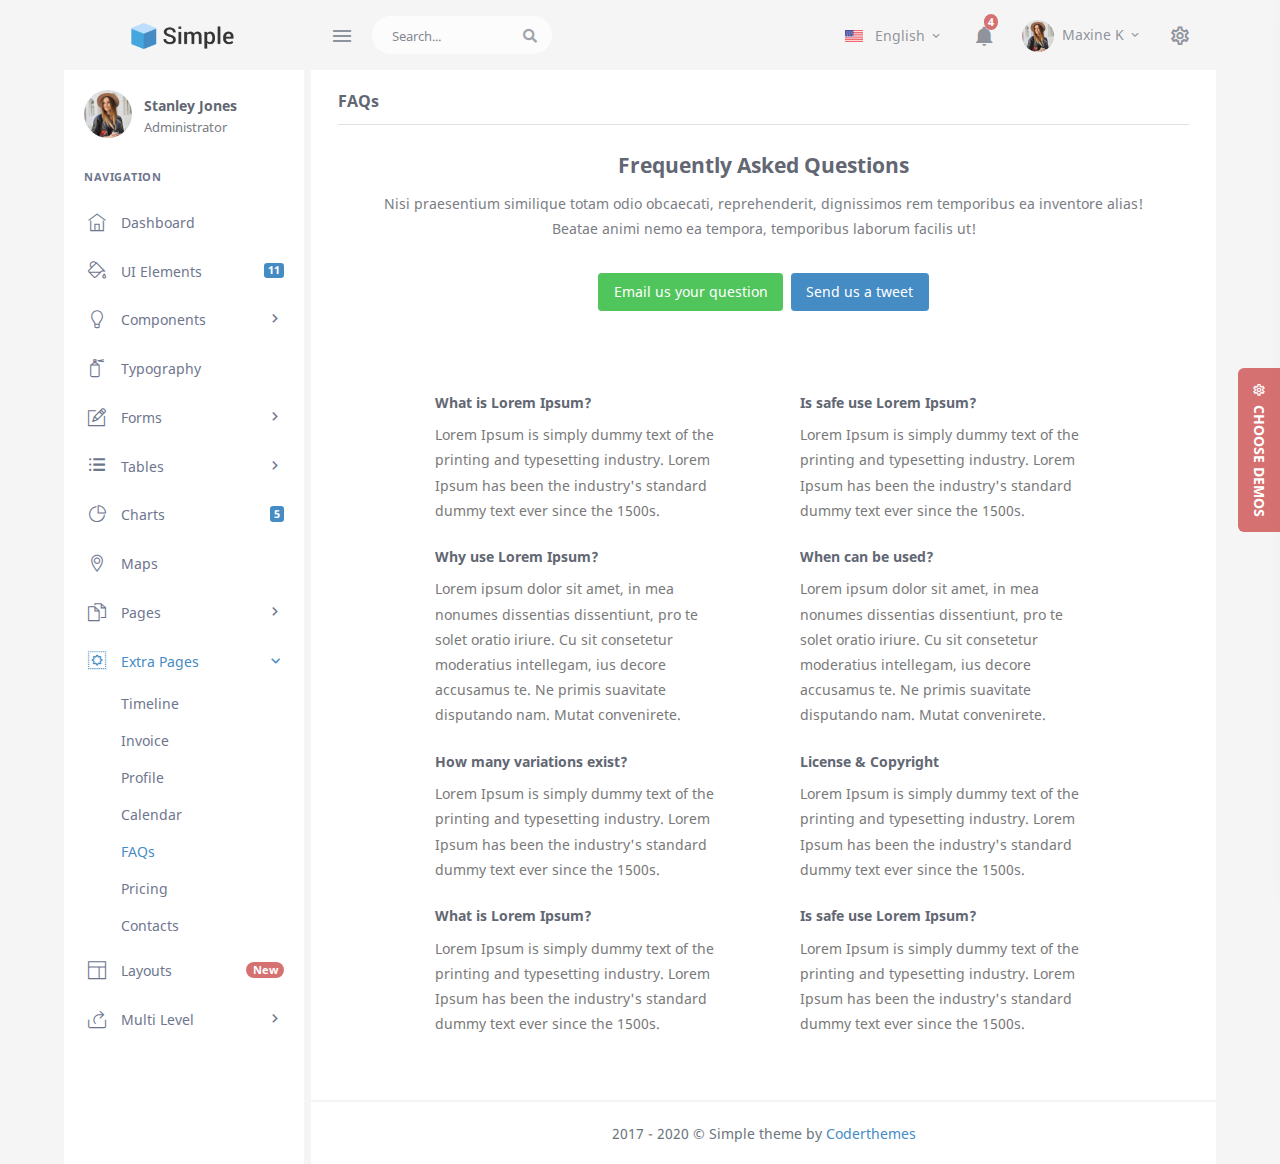
<file: resources/views/layout_admin/simple-admin-dashboard/extras-faqs.html>
﻿<!DOCTYPE html>
<html lang="en">

    <head>
        <meta charset="utf-8">
        <title>FAQs | Simple - Responsive Bootstrap 4 Admin Dashboard</title>
        <meta name="viewport" content="width=device-width, initial-scale=1.0">
        <meta content="Responsive bootstrap 4 admin template" name="description">
        <meta content="Coderthemes" name="author">
        <meta http-equiv="X-UA-Compatible" content="IE=edge">
        <!-- App favicon -->
        <link rel="shortcut icon" href="assets\images\favicon.ico">
        <!-- App css -->
        <link href="assets\css\bootstrap.min.css" rel="stylesheet" type="text/css" id="bootstrap-stylesheet">
        <link href="assets\css\icons.min.css" rel="stylesheet" type="text/css">
        <link href="assets\css\app.min.css" rel="stylesheet" type="text/css" id="app-stylesheet">

    </head>

    <body>

        <!-- Begin page -->
        <div id="wrapper">

            
            <!-- Topbar Start -->
            <div class="navbar-custom">
                <ul class="list-unstyled topnav-menu float-right mb-0">

                    <li class="dropdown d-none d-lg-block">
                        <a class="nav-link dropdown-toggle mr-0" data-toggle="dropdown" href="#" role="button" aria-haspopup="false" aria-expanded="false">
                            <img src="assets\images\flags\us.jpg" alt="user-image" class="mr-2" height="12"> <span class="align-middle">English <i class="mdi mdi-chevron-down"></i> </span>
                        </a>
                        <div class="dropdown-menu dropdown-menu-right">
                             <!-- item-->
                             <a href="javascript:void(0);" class="dropdown-item notify-item">
                                    <img src="assets\images\flags\spain.jpg" alt="user-image" class="mr-2" height="12"> <span class="align-middle">Spanish</span>
                             </a>

                             <!-- item-->
                             <a href="javascript:void(0);" class="dropdown-item notify-item">
                                    <img src="assets\images\flags\italy.jpg" alt="user-image" class="mr-2" height="12"> <span class="align-middle">Italian</span>
                             </a>

                            <!-- item-->
                            <a href="javascript:void(0);" class="dropdown-item notify-item">
                                <img src="assets\images\flags\french.jpg" alt="user-image" class="mr-2" height="12"> <span class="align-middle">French</span>
                            </a>

                            <!-- item-->
                            <a href="javascript:void(0);" class="dropdown-item notify-item">
                                <img src="assets\images\flags\russia.jpg" alt="user-image" class="mr-2" height="12"> <span class="align-middle">Russian</span>
                            </a>
                        </div>
                    </li>

                    <li class="dropdown notification-list">
                        <a class="nav-link dropdown-toggle" data-toggle="dropdown" href="#" role="button" aria-haspopup="false" aria-expanded="false">
                            <i class="mdi mdi-bell noti-icon"></i>
                            <span class="badge badge-danger rounded-circle noti-icon-badge">4</span>
                        </a>
                        <div class="dropdown-menu dropdown-menu-right dropdown-lg">

                            <!-- item-->
                            <div class="dropdown-item noti-title">
                                <h5 class="font-16 m-0">
                                    <span class="float-right">
                                        <a href="" class="text-dark">
                                            <small>Clear All</small>
                                        </a>
                                    </span>Notification
                                </h5>
                            </div>

                            <div class="slimscroll noti-scroll">

                                 <!-- item-->
                                 <a href="javascript:void(0);" class="dropdown-item notify-item">
                                        <div class="notify-icon bg-success"><i class="mdi mdi-comment-account-outline"></i></div>
                                        <p class="notify-details">Caleb Flakelar commented on Admin<small class="text-muted">1 min ago</small></p>
                                    </a>

                                    <!-- item-->
                                    <a href="javascript:void(0);" class="dropdown-item notify-item">
                                        <div class="notify-icon bg-info"><i class="mdi mdi-account-plus"></i></div>
                                        <p class="notify-details">New user registered.<small class="text-muted">5 hours ago</small></p>
                                    </a>

                                    <!-- item-->
                                    <a href="javascript:void(0);" class="dropdown-item notify-item">
                                        <div class="notify-icon bg-danger"><i class="mdi mdi-heart"></i></div>
                                        <p class="notify-details">Carlos Crouch liked <b>Admin</b><small class="text-muted">3 days ago</small></p>
                                    </a>

                                    <!-- item-->
                                    <a href="javascript:void(0);" class="dropdown-item notify-item">
                                        <div class="notify-icon bg-warning"><i class="mdi mdi-comment-account-outline"></i></div>
                                        <p class="notify-details">Caleb Flakelar commented on Admin<small class="text-muted">4 days ago</small></p>
                                    </a>

                                    <!-- item-->
                                    <a href="javascript:void(0);" class="dropdown-item notify-item">
                                        <div class="notify-icon bg-primary">
                                            <i class="mdi mdi-heart"></i>
                                        </div>
                                        <p class="notify-details">Carlos Crouch liked <b>Admin</b>
                                            <small class="text-muted">13 days ago</small>
                                        </p>
                                    </a>
                            </div>

                            <!-- All-->
                            <a href="javascript:void(0);" class="dropdown-item text-primary text-center notify-item notify-all ">
                                View all
                                <i class="fi-arrow-right"></i>
                            </a>

                        </div>
                    </li>

                    <li class="dropdown notification-list">
                        <a class="nav-link dropdown-toggle nav-user mr-0" data-toggle="dropdown" href="#" role="button" aria-haspopup="false" aria-expanded="false">
                            <img src="assets\images\users\avatar-1.jpg" alt="user-image" class="rounded-circle">
                            <span class="pro-user-name ml-1">
                                    Maxine K  <i class="mdi mdi-chevron-down"></i> 
                            </span>
                        </a>
                        <div class="dropdown-menu dropdown-menu-right profile-dropdown ">
                            <!-- item-->
                            <div class="dropdown-header noti-title">
                                <h6 class="text-overflow m-0">Welcome !</h6>
                            </div>

                            <!-- item-->
                            <a href="javascript:void(0);" class="dropdown-item notify-item">
                                <i class="mdi mdi-account-outline"></i>
                                <span>Profile</span>
                            </a>

                            <!-- item-->
                            <a href="javascript:void(0);" class="dropdown-item notify-item">
                                <i class="mdi mdi-settings-outline"></i>
                                <span>Settings</span>
                            </a>

                            <!-- item-->
                            <a href="javascript:void(0);" class="dropdown-item notify-item">
                                <i class="mdi mdi-lock-outline"></i>
                                <span>Lock Screen</span>
                            </a>

                            <div class="dropdown-divider"></div>

                            <!-- item-->
                            <a href="javascript:void(0);" class="dropdown-item notify-item">
                                <i class="mdi mdi-logout-variant"></i>
                                <span>Logout</span>
                            </a>

                        </div>
                    </li>

                    <li class="dropdown notification-list">
                        <a href="javascript:void(0);" class="nav-link right-bar-toggle">
                            <i class="mdi mdi-settings-outline noti-icon"></i>
                        </a>
                    </li>


                </ul>

                <!-- LOGO -->
                <div class="logo-box">
                    <a href="index.html" class="logo text-center logo-dark">
                        <span class="logo-lg">
                            <img src="assets\images\logo-dark.png" alt="" height="26">
                            <!-- <span class="logo-lg-text-dark">Simple</span> -->
                        </span>
                        <span class="logo-sm">
                            <!-- <span class="logo-lg-text-dark">S</span> -->
                            <img src="assets\images\logo-sm.png" alt="" height="22">
                        </span>
                    </a>

                    <a href="index.html" class="logo text-center logo-light">
                        <span class="logo-lg">
                            <img src="assets\images\logo-light.png" alt="" height="26">
                            <!-- <span class="logo-lg-text-light">Simple</span> -->
                        </span>
                        <span class="logo-sm">
                            <!-- <span class="logo-lg-text-light">S</span> -->
                            <img src="assets\images\logo-sm.png" alt="" height="22">
                        </span>
                    </a>
                </div>

                <ul class="list-unstyled topnav-menu topnav-menu-left m-0">
                    <li>
                        <button class="button-menu-mobile">
                            <i class="mdi mdi-menu"></i>
                        </button>
                    </li>
        
                    <li class="d-none d-sm-block">
                        <form class="app-search">
                            <div class="app-search-box">
                                <div class="input-group">
                                    <input type="text" class="form-control" placeholder="Search...">
                                    <div class="input-group-append">
                                        <button class="btn" type="submit">
                                            <i class="fas fa-search"></i>
                                        </button>
                                    </div>
                                </div>
                            </div>
                        </form>
                    </li>
                </ul>
            </div>
            <!-- end Topbar --> <!-- ========== Left Sidebar Start ========== -->
<div class="left-side-menu">


                <div class="user-box">
                        <div class="float-left">
                            <img src="assets\images\users\avatar-1.jpg" alt="" class="avatar-md rounded-circle">
                        </div>
                        <div class="user-info">
                            <a href="#">Stanley Jones</a>
                            <p class="text-muted m-0">Administrator</p>
                        </div>
                    </div>
    
            <!--- Sidemenu -->
            <div id="sidebar-menu">
    
                <ul class="metismenu" id="side-menu">
    
                    <li class="menu-title">Navigation</li>
    
                    <li>
                        <a href="index.html">
                            <i class="ti-home"></i>
                            <span> Dashboard </span>
                        </a>
                    </li>
    
                    <li>
                        <a href="ui-elements.html">
                            <i class="ti-paint-bucket"></i>
                            <span> UI Elements </span>
                            <span class="badge badge-primary float-right">11</span>
                        </a>
                    </li>
    
                    <li>
                        <a href="javascript: void(0);">
                            <i class="ti-light-bulb"></i>
                            <span> Components </span>
                            <span class="menu-arrow"></span>
                        </a>
                        <ul class="nav-second-level" aria-expanded="false">
                            <li><a href="components-range-slider.html">Range Slider</a></li>
                            <li><a href="components-alerts.html">Alerts</a></li>
                            <li><a href="components-icons.html">Icons</a></li>
                            <li><a href="components-widgets.html">Widgets</a></li>
                        </ul>
                    </li>

                    <li>
                        <a href="typography.html">
                            <i class="ti-spray"></i>
                            <span> Typography </span>
                        </a>
                    </li>
    
                    <li>
                        <a href="javascript: void(0);">
                            <i class="ti-pencil-alt"></i>
                            <span>  Forms  </span>
                            <span class="menu-arrow"></span>
                        </a>
                        <ul class="nav-second-level" aria-expanded="false">
                            <li><a href="forms-general.html">General Elements</a></li>
                            <li><a href="forms-advanced.html">Advanced Form</a></li>
                        </ul>
                    </li>
    
                    <li>
                        <a href="javascript: void(0);">
                            <i class="ti-menu-alt"></i>
                            <span>  Tables </span>
                            <span class="menu-arrow"></span>
                        </a>
                        <ul class="nav-second-level" aria-expanded="false">
                            <li><a href="tables-basic.html">Basic Tables</a></li>
                            <li><a href="tables-advanced.html">Advanced Tables</a></li>
                        </ul>
                    </li>
    
                    <li>
                        <a href="charts.html">
                            <i class="ti-pie-chart"></i>
                            <span>  Charts  </span>
                            <span class="badge badge-primary float-right">5</span>
                        </a>
                    </li>
    
                    <li>
                        <a href="maps.html">
                            <i class="ti-location-pin"></i>
                            <span> Maps </span>
                        </a>
                    </li>
    
                    <li>
                        <a href="javascript: void(0);">
                            <i class="ti-files"></i>
                            <span> Pages </span>
                            <span class="menu-arrow"></span>
                        </a>
                        <ul class="nav-second-level" aria-expanded="false">
                            <li><a href="pages-login.html">Login</a></li>
                            <li><a href="pages-register.html">Register</a></li>
                            <li><a href="pages-forget-password.html">Forget Password</a></li>
                            <li><a href="pages-lock-screen.html">Lock-screen</a></li>
                            <li><a href="pages-blank.html">Blank page</a></li>
                            <li><a href="pages-404.html">Error 404</a></li>
                            <li><a href="pages-confirm-mail.html">Confirm Mail</a></li>
                            <li><a href="pages-session-expired.html">Session Expired</a></li>
                        </ul>
                    </li>
    
                    <li>
                        <a href="javascript: void(0);">
                            <i class="ti-widget"></i>
                            <span> Extra Pages </span>
                            <span class="menu-arrow"></span>
                        </a>
                        <ul class="nav-second-level" aria-expanded="false">
    
                            <li><a href="extras-timeline.html">Timeline</a></li>
                            <li><a href="extras-invoice.html">Invoice</a></li>
                            <li><a href="extras-profile.html">Profile</a></li>
                            <li><a href="extras-calendar.html">Calendar</a></li>
                            <li><a href="extras-faqs.html">FAQs</a></li>
                            <li><a href="extras-pricing.html">Pricing</a></li>
                            <li><a href="extras-contacts.html">Contacts</a></li>
                        </ul>
                    </li>

                    <li>
                        <a href="javascript: void(0);">
                            <i class="ti-layout"></i>
                            <span> Layouts </span>
                            <span class="badge badge-danger badge-pill float-right">New</span>
                        </a>
                        <ul class="nav-second-level" aria-expanded="false">
                            <li><a href="layouts-horizontal.html">Horizontal</a></li>
                            <li><a href="layouts-dark-sidebar.html">Dark Sidebar</a></li>
                            <li><a href="layouts-small-sidebar.html">Small Sidebar</a></li>
                            <li><a href="layouts-sidebar-collapsed.html">Sidebar Collapsed</a></li>
                        </ul>
                    </li>
    
                    <li>
                        <a href="javascript: void(0);">
                            <i class="ti-share"></i>
                            <span>  Multi Level  </span>
                            <span class="menu-arrow"></span>
                        </a>
                        <ul class="nav-second-level nav" aria-expanded="false">
                            <li>
                                <a href="javascript: void(0);">Level 1.1</a>
                            </li>
                            <li>
                                <a href="javascript: void(0);" aria-expanded="false">Level 1.2
                                        <span class="menu-arrow"></span>
                                    </a>
                                <ul class="nav-third-level nav" aria-expanded="false">
                                    <li>
                                        <a href="javascript: void(0);">Level 2.1</a>
                                    </li>
                                    <li>
                                        <a href="javascript: void(0);">Level 2.2</a>
                                    </li>
                                </ul>
                            </li>
                        </ul>
                    </li>
                </ul>
    
            </div>
            <!-- End Sidebar -->
    
            <div class="clearfix"></div>

    
    </div>
    <!-- Left Sidebar End -->

            <!-- ============================================================== -->
            <!-- Start Page Content here -->
            <!-- ============================================================== -->

            <div class="content-page">
                <div class="content">

                    <!-- Start container-fluid -->
                    <div class="container-fluid">

                        <div class="row">
                            <div class="col-12">
                                <div>
                                    <h4 class="header-title mb-3">FAQs</h4>
                                </div>
                            </div>
                        </div>
                        <!-- end row -->

                        <div class="row">
                            <div class="col-md-12">
                                <div class="text-center">
                                    <h4>Frequently Asked Questions</h4>
                                    <p class="text-muted"> Nisi praesentium similique totam odio obcaecati, reprehenderit, dignissimos rem temporibus ea inventore alias!
                                        <br> Beatae animi nemo ea tempora, temporibus laborum facilis ut!</p>

                                    <button type="button" class="btn btn-success mt-3 mr-1">Email us your question</button>
                                    <button type="button" class="btn btn-primary mt-3">Send us a tweet</button>

                                </div>
                            </div>
                            <!-- end col -->
                        </div>
                        <!-- end row -->

                        <div class="row mt-5 justify-content-center">
                            <div class="col-md-5">
                                <div class="p-4">
                                    <!-- Question/Answer -->
                                    <div class="mb-4">
                                        <h6>What is Lorem Ipsum?</h6>
                                        <p>Lorem Ipsum is simply dummy text of the printing and typesetting industry. Lorem Ipsum has been the industry's standard dummy text ever since the 1500s.</p>
                                    </div>

                                    <!-- Question/Answer -->

                                    <div class="mb-4">
                                        <h6>Why use Lorem Ipsum?</h6>
                                        <p>Lorem ipsum dolor sit amet, in mea nonumes dissentias dissentiunt, pro te solet oratio iriure. Cu sit consetetur moderatius intellegam, ius decore accusamus te. Ne primis suavitate disputando nam. Mutat convenirete.</p>
                                    </div>

                                    <!-- Question/Answer -->

                                    <div class="mb-4">
                                        <h6>How many variations exist?</h6>
                                        <p>Lorem Ipsum is simply dummy text of the printing and typesetting industry. Lorem Ipsum has been the industry's standard dummy text ever since the 1500s.</p>
                                    </div>

                                    <!-- Question/Answer -->
                                    <div class="mb-4">
                                        <h6>What is Lorem Ipsum?</h6>
                                        <p>Lorem Ipsum is simply dummy text of the printing and typesetting industry. Lorem Ipsum has been the industry's standard dummy text ever since the 1500s.</p>
                                    </div>

                                </div>

                            </div>
                            <!--/col-md-5 -->

                            <div class="col-md-5">

                                <div class="p-4">
                                    <!-- Question/Answer -->
                                    <div class="mb-4">
                                        <h6>Is safe use Lorem Ipsum?</h6>
                                        <p>Lorem Ipsum is simply dummy text of the printing and typesetting industry. Lorem Ipsum has been the industry's standard dummy text ever since the 1500s.</p>
                                    </div>

                                    <!-- Question/Answer -->

                                    <div class="mb-4">
                                        <h6>When can be used?</h6>
                                        <p>Lorem ipsum dolor sit amet, in mea nonumes dissentias dissentiunt, pro te solet oratio iriure. Cu sit consetetur moderatius intellegam, ius decore accusamus te. Ne primis suavitate disputando nam. Mutat convenirete.</p>
                                    </div>

                                    <!-- Question/Answer -->

                                    <div class="mb-4">
                                        <h6>License &amp; Copyright</h6>
                                        <p>Lorem Ipsum is simply dummy text of the printing and typesetting industry. Lorem Ipsum has been the industry's standard dummy text ever since the 1500s.</p>
                                    </div>

                                    <!-- Question/Answer -->
                                    <div class="mb-4">
                                        <h6>Is safe use Lorem Ipsum?</h6>
                                        <p>Lorem Ipsum is simply dummy text of the printing and typesetting industry. Lorem Ipsum has been the industry's standard dummy text ever since the 1500s.</p>
                                    </div>
                                </div>

                            </div>
                            <!--/col-md-5-->
                        </div>
                        <!-- end row -->
            

                    </div>
                    <!-- end container-fluid -->

                    

                    <!-- Footer Start -->
                    <footer class="footer">
                        <div class="container-fluid">
                            <div class="row">
                                <div class="col-md-12">
                                    2017 - 2020 &copy; Simple theme by <a href="">Coderthemes</a>
                                </div>
                            </div>
                        </div>
                    </footer>
                    <!-- end Footer -->

                </div>
                <!-- end content -->

            </div>
            <!-- END content-page -->

        </div>
        <!-- END wrapper -->

        
        <!-- Right Sidebar -->
        <div class="right-bar">
            <div class="rightbar-title">
                <a href="javascript:void(0);" class="right-bar-toggle float-right">
                    <i class="mdi mdi-close"></i>
                </a>
                <h5 class="font-16 m-0 text-white">Theme Customizer</h5>
            </div>
            <div class="slimscroll-menu">
        
                <div class="p-4">
                    <div class="alert alert-warning" role="alert">
                        <strong>Customize </strong> the overall color scheme, layout, etc.
                    </div>
                    <div class="mb-2">
                        <img src="assets\images\layouts\light.png" class="img-fluid img-thumbnail" alt="">
                    </div>
                    <div class="custom-control custom-switch mb-3">
                        <input type="checkbox" class="custom-control-input theme-choice" id="light-mode-switch" checked="">
                        <label class="custom-control-label" for="light-mode-switch">Light Mode</label>
                    </div>
            
                    <div class="mb-2">
                        <img src="assets\images\layouts\dark.png" class="img-fluid img-thumbnail" alt="">
                    </div>
                    <div class="custom-control custom-switch mb-3">
                        <input type="checkbox" class="custom-control-input theme-choice" id="dark-mode-switch" data-bsstyle="assets/css/bootstrap-dark.min.css" data-appstyle="assets/css/app-dark.min.css">
                        <label class="custom-control-label" for="dark-mode-switch">Dark Mode</label>
                    </div>
            
                    <div class="mb-2">
                        <img src="assets\images\layouts\rtl.png" class="img-fluid img-thumbnail" alt="">
                    </div>
                    <div class="custom-control custom-switch mb-5">
                        <input type="checkbox" class="custom-control-input theme-choice" id="rtl-mode-switch" data-appstyle="assets/css/app-rtl.min.css">
                        <label class="custom-control-label" for="rtl-mode-switch">RTL Mode</label>
                    </div>

                    <a href="https://1.envato.market/EK71X" class="btn btn-danger btn-block mt-3" target="_blank"><i class="mdi mdi-download mr-1"></i> Download Now</a>
                </div>
            </div> <!-- end slimscroll-menu-->
        </div>
        <!-- /Right-bar -->

        <!-- Right bar overlay-->
        <div class="rightbar-overlay"></div>

        <a href="javascript:void(0);" class="right-bar-toggle demos-show-btn">
            <i class="mdi mdi-settings-outline mdi-spin"></i> &nbsp;Choose Demos
        </a>

        <!-- Vendor js -->
        <script src="assets\js\vendor.min.js"></script>

        <!-- App js -->
        <script src="assets\js\app.min.js"></script>

    </body>

</html>
</file>
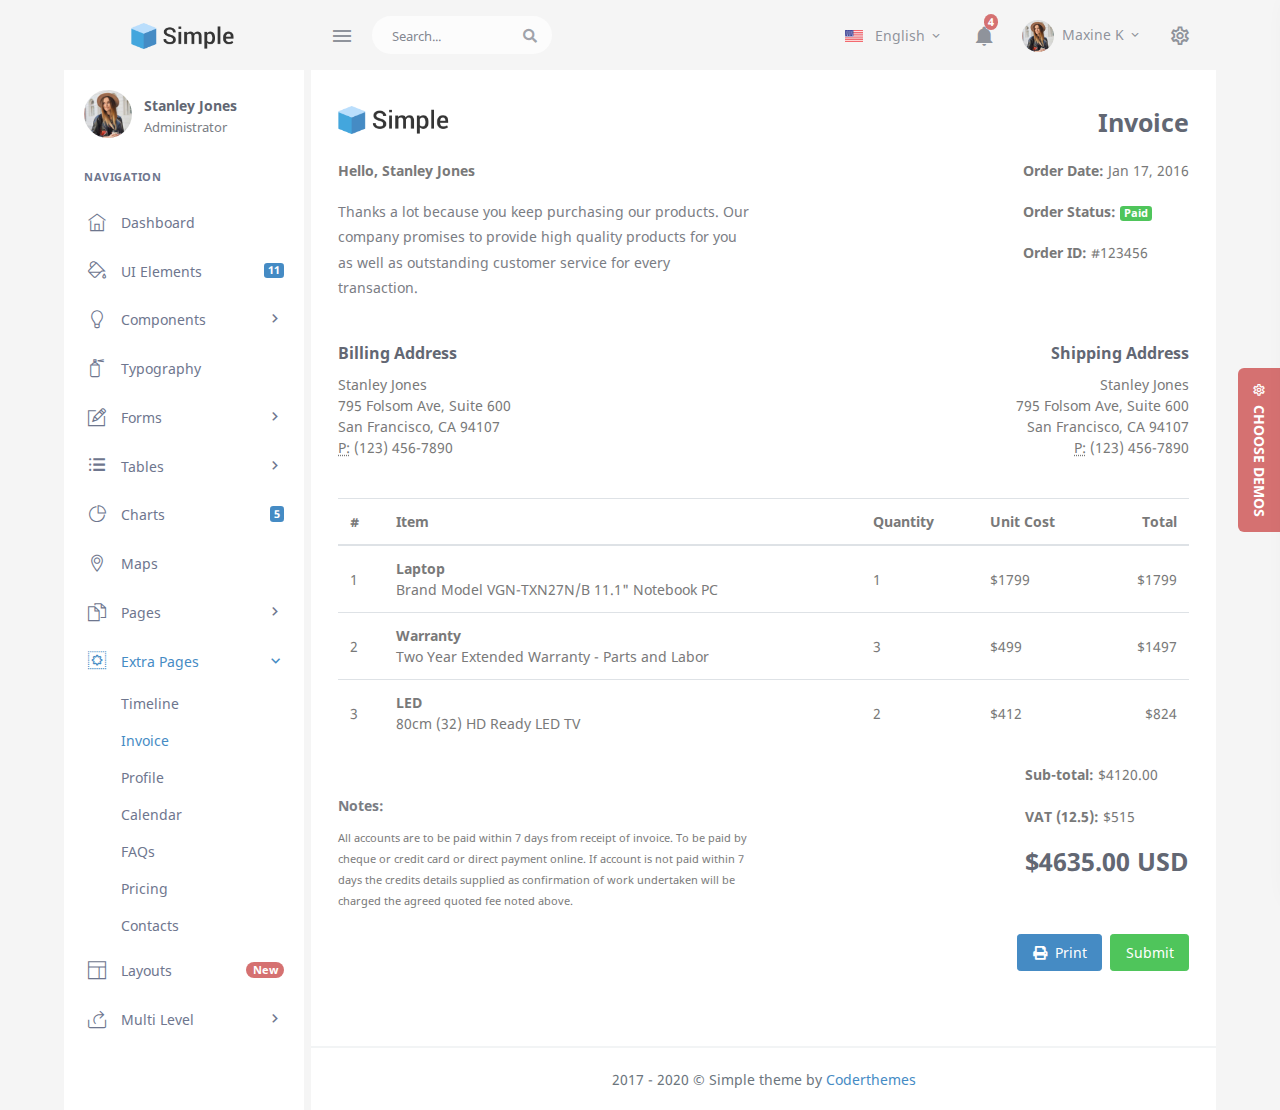
<file: resources/views/layout_admin/simple-admin-dashboard/extras-invoice.html>
﻿<!DOCTYPE html>
<html lang="en">

    <head>
        <meta charset="utf-8">
        <title>Starter Page | Simple - Responsive Bootstrap 4 Admin Dashboard</title>
        <meta name="viewport" content="width=device-width, initial-scale=1.0">
        <meta content="Responsive bootstrap 4 admin template" name="description">
        <meta content="Coderthemes" name="author">
        <meta http-equiv="X-UA-Compatible" content="IE=edge">
        <!-- App favicon -->
        <link rel="shortcut icon" href="assets\images\favicon.ico">
        <!-- App css -->
        <link href="assets\css\bootstrap.min.css" rel="stylesheet" type="text/css" id="bootstrap-stylesheet">
        <link href="assets\css\icons.min.css" rel="stylesheet" type="text/css">
        <link href="assets\css\app.min.css" rel="stylesheet" type="text/css" id="app-stylesheet">

    </head>

    <body>

        <!-- Begin page -->
        <div id="wrapper">

            
            <!-- Topbar Start -->
            <div class="navbar-custom">
                <ul class="list-unstyled topnav-menu float-right mb-0">

                    <li class="dropdown d-none d-lg-block">
                        <a class="nav-link dropdown-toggle mr-0" data-toggle="dropdown" href="#" role="button" aria-haspopup="false" aria-expanded="false">
                            <img src="assets\images\flags\us.jpg" alt="user-image" class="mr-2" height="12"> <span class="align-middle">English <i class="mdi mdi-chevron-down"></i> </span>
                        </a>
                        <div class="dropdown-menu dropdown-menu-right">
                             <!-- item-->
                             <a href="javascript:void(0);" class="dropdown-item notify-item">
                                    <img src="assets\images\flags\spain.jpg" alt="user-image" class="mr-2" height="12"> <span class="align-middle">Spanish</span>
                             </a>

                             <!-- item-->
                             <a href="javascript:void(0);" class="dropdown-item notify-item">
                                    <img src="assets\images\flags\italy.jpg" alt="user-image" class="mr-2" height="12"> <span class="align-middle">Italian</span>
                             </a>

                            <!-- item-->
                            <a href="javascript:void(0);" class="dropdown-item notify-item">
                                <img src="assets\images\flags\french.jpg" alt="user-image" class="mr-2" height="12"> <span class="align-middle">French</span>
                            </a>

                            <!-- item-->
                            <a href="javascript:void(0);" class="dropdown-item notify-item">
                                <img src="assets\images\flags\russia.jpg" alt="user-image" class="mr-2" height="12"> <span class="align-middle">Russian</span>
                            </a>
                        </div>
                    </li>

                    <li class="dropdown notification-list">
                        <a class="nav-link dropdown-toggle" data-toggle="dropdown" href="#" role="button" aria-haspopup="false" aria-expanded="false">
                            <i class="mdi mdi-bell noti-icon"></i>
                            <span class="badge badge-danger rounded-circle noti-icon-badge">4</span>
                        </a>
                        <div class="dropdown-menu dropdown-menu-right dropdown-lg">

                            <!-- item-->
                            <div class="dropdown-item noti-title">
                                <h5 class="font-16 m-0">
                                    <span class="float-right">
                                        <a href="" class="text-dark">
                                            <small>Clear All</small>
                                        </a>
                                    </span>Notification
                                </h5>
                            </div>

                            <div class="slimscroll noti-scroll">

                                 <!-- item-->
                                 <a href="javascript:void(0);" class="dropdown-item notify-item">
                                        <div class="notify-icon bg-success"><i class="mdi mdi-comment-account-outline"></i></div>
                                        <p class="notify-details">Caleb Flakelar commented on Admin<small class="text-muted">1 min ago</small></p>
                                    </a>

                                    <!-- item-->
                                    <a href="javascript:void(0);" class="dropdown-item notify-item">
                                        <div class="notify-icon bg-info"><i class="mdi mdi-account-plus"></i></div>
                                        <p class="notify-details">New user registered.<small class="text-muted">5 hours ago</small></p>
                                    </a>

                                    <!-- item-->
                                    <a href="javascript:void(0);" class="dropdown-item notify-item">
                                        <div class="notify-icon bg-danger"><i class="mdi mdi-heart"></i></div>
                                        <p class="notify-details">Carlos Crouch liked <b>Admin</b><small class="text-muted">3 days ago</small></p>
                                    </a>

                                    <!-- item-->
                                    <a href="javascript:void(0);" class="dropdown-item notify-item">
                                        <div class="notify-icon bg-warning"><i class="mdi mdi-comment-account-outline"></i></div>
                                        <p class="notify-details">Caleb Flakelar commented on Admin<small class="text-muted">4 days ago</small></p>
                                    </a>

                                    <!-- item-->
                                    <a href="javascript:void(0);" class="dropdown-item notify-item">
                                        <div class="notify-icon bg-primary">
                                            <i class="mdi mdi-heart"></i>
                                        </div>
                                        <p class="notify-details">Carlos Crouch liked <b>Admin</b>
                                            <small class="text-muted">13 days ago</small>
                                        </p>
                                    </a>
                            </div>

                            <!-- All-->
                            <a href="javascript:void(0);" class="dropdown-item text-primary text-center notify-item notify-all ">
                                View all
                                <i class="fi-arrow-right"></i>
                            </a>

                        </div>
                    </li>

                    <li class="dropdown notification-list">
                        <a class="nav-link dropdown-toggle nav-user mr-0" data-toggle="dropdown" href="#" role="button" aria-haspopup="false" aria-expanded="false">
                            <img src="assets\images\users\avatar-1.jpg" alt="user-image" class="rounded-circle">
                            <span class="pro-user-name ml-1">
                                    Maxine K  <i class="mdi mdi-chevron-down"></i> 
                            </span>
                        </a>
                        <div class="dropdown-menu dropdown-menu-right profile-dropdown ">
                            <!-- item-->
                            <div class="dropdown-header noti-title">
                                <h6 class="text-overflow m-0">Welcome !</h6>
                            </div>

                            <!-- item-->
                            <a href="javascript:void(0);" class="dropdown-item notify-item">
                                <i class="mdi mdi-account-outline"></i>
                                <span>Profile</span>
                            </a>

                            <!-- item-->
                            <a href="javascript:void(0);" class="dropdown-item notify-item">
                                <i class="mdi mdi-settings-outline"></i>
                                <span>Settings</span>
                            </a>

                            <!-- item-->
                            <a href="javascript:void(0);" class="dropdown-item notify-item">
                                <i class="mdi mdi-lock-outline"></i>
                                <span>Lock Screen</span>
                            </a>

                            <div class="dropdown-divider"></div>

                            <!-- item-->
                            <a href="javascript:void(0);" class="dropdown-item notify-item">
                                <i class="mdi mdi-logout-variant"></i>
                                <span>Logout</span>
                            </a>

                        </div>
                    </li>

                    <li class="dropdown notification-list">
                        <a href="javascript:void(0);" class="nav-link right-bar-toggle">
                            <i class="mdi mdi-settings-outline noti-icon"></i>
                        </a>
                    </li>


                </ul>

                <!-- LOGO -->
                <div class="logo-box">
                    <a href="index.html" class="logo text-center logo-dark">
                        <span class="logo-lg">
                            <img src="assets\images\logo-dark.png" alt="" height="26">
                            <!-- <span class="logo-lg-text-dark">Simple</span> -->
                        </span>
                        <span class="logo-sm">
                            <!-- <span class="logo-lg-text-dark">S</span> -->
                            <img src="assets\images\logo-sm.png" alt="" height="22">
                        </span>
                    </a>

                    <a href="index.html" class="logo text-center logo-light">
                        <span class="logo-lg">
                            <img src="assets\images\logo-light.png" alt="" height="26">
                            <!-- <span class="logo-lg-text-light">Simple</span> -->
                        </span>
                        <span class="logo-sm">
                            <!-- <span class="logo-lg-text-light">S</span> -->
                            <img src="assets\images\logo-sm.png" alt="" height="22">
                        </span>
                    </a>
                </div>

                <ul class="list-unstyled topnav-menu topnav-menu-left m-0">
                    <li>
                        <button class="button-menu-mobile">
                            <i class="mdi mdi-menu"></i>
                        </button>
                    </li>
        
                    <li class="d-none d-sm-block">
                        <form class="app-search">
                            <div class="app-search-box">
                                <div class="input-group">
                                    <input type="text" class="form-control" placeholder="Search...">
                                    <div class="input-group-append">
                                        <button class="btn" type="submit">
                                            <i class="fas fa-search"></i>
                                        </button>
                                    </div>
                                </div>
                            </div>
                        </form>
                    </li>
                </ul>
            </div>
            <!-- end Topbar --> <!-- ========== Left Sidebar Start ========== -->
<div class="left-side-menu">


                <div class="user-box">
                        <div class="float-left">
                            <img src="assets\images\users\avatar-1.jpg" alt="" class="avatar-md rounded-circle">
                        </div>
                        <div class="user-info">
                            <a href="#">Stanley Jones</a>
                            <p class="text-muted m-0">Administrator</p>
                        </div>
                    </div>
    
            <!--- Sidemenu -->
            <div id="sidebar-menu">
    
                <ul class="metismenu" id="side-menu">
    
                    <li class="menu-title">Navigation</li>
    
                    <li>
                        <a href="index.html">
                            <i class="ti-home"></i>
                            <span> Dashboard </span>
                        </a>
                    </li>
    
                    <li>
                        <a href="ui-elements.html">
                            <i class="ti-paint-bucket"></i>
                            <span> UI Elements </span>
                            <span class="badge badge-primary float-right">11</span>
                        </a>
                    </li>
    
                    <li>
                        <a href="javascript: void(0);">
                            <i class="ti-light-bulb"></i>
                            <span> Components </span>
                            <span class="menu-arrow"></span>
                        </a>
                        <ul class="nav-second-level" aria-expanded="false">
                            <li><a href="components-range-slider.html">Range Slider</a></li>
                            <li><a href="components-alerts.html">Alerts</a></li>
                            <li><a href="components-icons.html">Icons</a></li>
                            <li><a href="components-widgets.html">Widgets</a></li>
                        </ul>
                    </li>

                    <li>
                        <a href="typography.html">
                            <i class="ti-spray"></i>
                            <span> Typography </span>
                        </a>
                    </li>
    
                    <li>
                        <a href="javascript: void(0);">
                            <i class="ti-pencil-alt"></i>
                            <span>  Forms  </span>
                            <span class="menu-arrow"></span>
                        </a>
                        <ul class="nav-second-level" aria-expanded="false">
                            <li><a href="forms-general.html">General Elements</a></li>
                            <li><a href="forms-advanced.html">Advanced Form</a></li>
                        </ul>
                    </li>
    
                    <li>
                        <a href="javascript: void(0);">
                            <i class="ti-menu-alt"></i>
                            <span>  Tables </span>
                            <span class="menu-arrow"></span>
                        </a>
                        <ul class="nav-second-level" aria-expanded="false">
                            <li><a href="tables-basic.html">Basic Tables</a></li>
                            <li><a href="tables-advanced.html">Advanced Tables</a></li>
                        </ul>
                    </li>
    
                    <li>
                        <a href="charts.html">
                            <i class="ti-pie-chart"></i>
                            <span>  Charts  </span>
                            <span class="badge badge-primary float-right">5</span>
                        </a>
                    </li>
    
                    <li>
                        <a href="maps.html">
                            <i class="ti-location-pin"></i>
                            <span> Maps </span>
                        </a>
                    </li>
    
                    <li>
                        <a href="javascript: void(0);">
                            <i class="ti-files"></i>
                            <span> Pages </span>
                            <span class="menu-arrow"></span>
                        </a>
                        <ul class="nav-second-level" aria-expanded="false">
                            <li><a href="pages-login.html">Login</a></li>
                            <li><a href="pages-register.html">Register</a></li>
                            <li><a href="pages-forget-password.html">Forget Password</a></li>
                            <li><a href="pages-lock-screen.html">Lock-screen</a></li>
                            <li><a href="pages-blank.html">Blank page</a></li>
                            <li><a href="pages-404.html">Error 404</a></li>
                            <li><a href="pages-confirm-mail.html">Confirm Mail</a></li>
                            <li><a href="pages-session-expired.html">Session Expired</a></li>
                        </ul>
                    </li>
    
                    <li>
                        <a href="javascript: void(0);">
                            <i class="ti-widget"></i>
                            <span> Extra Pages </span>
                            <span class="menu-arrow"></span>
                        </a>
                        <ul class="nav-second-level" aria-expanded="false">
    
                            <li><a href="extras-timeline.html">Timeline</a></li>
                            <li><a href="extras-invoice.html">Invoice</a></li>
                            <li><a href="extras-profile.html">Profile</a></li>
                            <li><a href="extras-calendar.html">Calendar</a></li>
                            <li><a href="extras-faqs.html">FAQs</a></li>
                            <li><a href="extras-pricing.html">Pricing</a></li>
                            <li><a href="extras-contacts.html">Contacts</a></li>
                        </ul>
                    </li>

                    <li>
                        <a href="javascript: void(0);">
                            <i class="ti-layout"></i>
                            <span> Layouts </span>
                            <span class="badge badge-danger badge-pill float-right">New</span>
                        </a>
                        <ul class="nav-second-level" aria-expanded="false">
                            <li><a href="layouts-horizontal.html">Horizontal</a></li>
                            <li><a href="layouts-dark-sidebar.html">Dark Sidebar</a></li>
                            <li><a href="layouts-small-sidebar.html">Small Sidebar</a></li>
                            <li><a href="layouts-sidebar-collapsed.html">Sidebar Collapsed</a></li>
                        </ul>
                    </li>
    
                    <li>
                        <a href="javascript: void(0);">
                            <i class="ti-share"></i>
                            <span>  Multi Level  </span>
                            <span class="menu-arrow"></span>
                        </a>
                        <ul class="nav-second-level nav" aria-expanded="false">
                            <li>
                                <a href="javascript: void(0);">Level 1.1</a>
                            </li>
                            <li>
                                <a href="javascript: void(0);" aria-expanded="false">Level 1.2
                                        <span class="menu-arrow"></span>
                                    </a>
                                <ul class="nav-third-level nav" aria-expanded="false">
                                    <li>
                                        <a href="javascript: void(0);">Level 2.1</a>
                                    </li>
                                    <li>
                                        <a href="javascript: void(0);">Level 2.2</a>
                                    </li>
                                </ul>
                            </li>
                        </ul>
                    </li>
                </ul>
    
            </div>
            <!-- End Sidebar -->
    
            <div class="clearfix"></div>

    
    </div>
    <!-- Left Sidebar End -->

            <!-- ============================================================== -->
            <!-- Start Page Content here -->
            <!-- ============================================================== -->

            <div class="content-page">
                <div class="content">

                    <!-- Start container-fluid -->
                    <div class="container-fluid">

                        <!-- start  -->
                        <div class="row">
                                <div class="col-md-12">
                                    <div class="mt-3">
                                        <div class="clearfix">
                                            <div class="float-left mb-2">
                                                <img src="assets\images\logo-dark.png" alt="" height="28">
                                            </div>
                                            <div class="float-right">
                                                <h3 class="m-0 d-print-none">Invoice</h3>
                                            </div>
                                        </div>


                                        <div class="row">
                                            <div class="col-6">
                                                <div class="float-left mt-3">
                                                    <p><b>Hello, Stanley Jones</b></p>
                                                    <p class="text-muted">Thanks a lot because you keep purchasing our products. Our company
                                                        promises to provide high quality products for you as well as outstanding
                                                        customer service for every transaction. </p>
                                                </div>

                                            </div><!-- end col -->
                                            <div class="col-4 offset-2">
                                                <div class="mt-3 float-right">
                                                    <p><strong>Order Date: </strong> Jan 17, 2016</p>
                                                    <p><strong>Order Status: </strong> <span class="badge badge-success">Paid</span></p>
                                                    <p><strong>Order ID: </strong> #123456</p>
                                                </div>
                                            </div><!-- end col -->
                                        </div>
                                        <!-- end row -->

                                        <div class="row mt-3">
                                            <div class="col-sm-6">
                                                <h5 class="font-16">Billing Address</h5>

                                                <address class="line-h-24">
                                                    Stanley Jones<br>
                                                    795 Folsom Ave, Suite 600<br>
                                                    San Francisco, CA 94107<br>
                                                    <abbr title="Phone">P:</abbr> (123) 456-7890
                                                </address>

                                            </div>

                                            <div class="col-sm-6">
                                                <div class="text-sm-right">
                                                    <h5 class="font-16">Shipping Address</h5>

                                                    <address class="line-h-24">
                                                        Stanley Jones<br>
                                                        795 Folsom Ave, Suite 600<br>
                                                        San Francisco, CA 94107<br>
                                                        <abbr title="Phone">P:</abbr> (123) 456-7890
                                                    </address>
                                                </div>

                                            </div>
                                        </div>

                                        <div class="row">
                                            <div class="col-md-12">
                                                <div class="table-responsive">
                                                    <table class="table table-centered mt-4">
                                                        <thead>
                                                        <tr><th>#</th>
                                                            <th>Item</th>
                                                            <th>Quantity</th>
                                                            <th>Unit Cost</th>
                                                            <th class="text-right">Total</th>
                                                        </tr></thead>
                                                        <tbody>
                                                        <tr>
                                                            <td>1</td>
                                                            <td>
                                                                <b>Laptop</b> <br>
                                                                Brand Model VGN-TXN27N/B
                                                                11.1" Notebook PC
                                                            </td>
                                                            <td>1</td>
                                                            <td>$1799</td>
                                                            <td class="text-right">$1799</td>
                                                        </tr>
                                                        <tr>
                                                            <td>2</td>
                                                            <td>
                                                                <b>Warranty</b> <br>
                                                                Two Year Extended Warranty -
                                                                Parts and Labor
                                                            </td>
                                                            <td>3</td>
                                                            <td>$499</td>
                                                            <td class="text-right">$1497</td>
                                                        </tr>
                                                        <tr>
                                                            <td>3</td>
                                                            <td>
                                                                <b>LED</b> <br>
                                                                80cm (32) HD Ready LED TV
                                                            </td>
                                                            <td>2</td>
                                                            <td>$412</td>
                                                            <td class="text-right">$824</td>
                                                        </tr>

                                                        </tbody>
                                                    </table>
                                                </div>
                                            </div>
                                        </div>
                                        <div class="row">
                                            <div class="col-6">
                                                <div class="clearfix pt-4">
                                                    <h6 class="text-muted">Notes:</h6>

                                                    <small>
                                                        All accounts are to be paid within 7 days from receipt of
                                                        invoice. To be paid by cheque or credit card or direct payment
                                                        online. If account is not paid within 7 days the credits details
                                                        supplied as confirmation of work undertaken will be charged the
                                                        agreed quoted fee noted above.
                                                    </small>
                                                </div>

                                            </div>
                                            <div class="col-6">
                                                <div class="float-right">
                                                    <p><b>Sub-total:</b> $4120.00</p>
                                                    <p><b>VAT (12.5):</b> $515</p>
                                                    <h3>$4635.00 USD</h3>
                                                </div>
                                                <div class="clearfix"></div>
                                            </div>
                                        </div>

                                        <div class="mt-4">
                                            <div class="text-right d-print-none">
                                                <a href="javascript:window.print()" class="btn btn-primary waves-effect waves-light mr-1"><i class="fa fa-print mr-1"></i> Print</a>
                                                <a href="#" class="btn btn-success waves-effect waves-light">Submit</a>
                                            </div>
                                        </div>
                                    </div>

                                </div>

                            </div>
                            <!-- end row -->

                    </div>
                    <!-- end container-fluid -->

                    

                    <!-- Footer Start -->
                    <footer class="footer">
                        <div class="container-fluid">
                            <div class="row">
                                <div class="col-md-12">
                                    2017 - 2020 &copy; Simple theme by <a href="">Coderthemes</a>
                                </div>
                            </div>
                        </div>
                    </footer>
                    <!-- end Footer -->

                </div>
                <!-- end content -->

            </div>
            <!-- END content-page -->

        </div>
        <!-- END wrapper -->
        
        
        <!-- Right Sidebar -->
        <div class="right-bar">
            <div class="rightbar-title">
                <a href="javascript:void(0);" class="right-bar-toggle float-right">
                    <i class="mdi mdi-close"></i>
                </a>
                <h5 class="font-16 m-0 text-white">Theme Customizer</h5>
            </div>
            <div class="slimscroll-menu">
        
                <div class="p-4">
                    <div class="alert alert-warning" role="alert">
                        <strong>Customize </strong> the overall color scheme, layout, etc.
                    </div>
                    <div class="mb-2">
                        <img src="assets\images\layouts\light.png" class="img-fluid img-thumbnail" alt="">
                    </div>
                    <div class="custom-control custom-switch mb-3">
                        <input type="checkbox" class="custom-control-input theme-choice" id="light-mode-switch" checked="">
                        <label class="custom-control-label" for="light-mode-switch">Light Mode</label>
                    </div>
            
                    <div class="mb-2">
                        <img src="assets\images\layouts\dark.png" class="img-fluid img-thumbnail" alt="">
                    </div>
                    <div class="custom-control custom-switch mb-3">
                        <input type="checkbox" class="custom-control-input theme-choice" id="dark-mode-switch" data-bsstyle="assets/css/bootstrap-dark.min.css" data-appstyle="assets/css/app-dark.min.css">
                        <label class="custom-control-label" for="dark-mode-switch">Dark Mode</label>
                    </div>
            
                    <div class="mb-2">
                        <img src="assets\images\layouts\rtl.png" class="img-fluid img-thumbnail" alt="">
                    </div>
                    <div class="custom-control custom-switch mb-5">
                        <input type="checkbox" class="custom-control-input theme-choice" id="rtl-mode-switch" data-appstyle="assets/css/app-rtl.min.css">
                        <label class="custom-control-label" for="rtl-mode-switch">RTL Mode</label>
                    </div>

                    <a href="https://1.envato.market/EK71X" class="btn btn-danger btn-block mt-3" target="_blank"><i class="mdi mdi-download mr-1"></i> Download Now</a>
                </div>
            </div> <!-- end slimscroll-menu-->
        </div>
        <!-- /Right-bar -->

        <!-- Right bar overlay-->
        <div class="rightbar-overlay"></div>

        <a href="javascript:void(0);" class="right-bar-toggle demos-show-btn">
            <i class="mdi mdi-settings-outline mdi-spin"></i> &nbsp;Choose Demos
        </a>

        <!-- Vendor js -->
        <script src="assets\js\vendor.min.js"></script>

        <!-- App js -->
        <script src="assets\js\app.min.js"></script>

    </body>

</html>
</file>
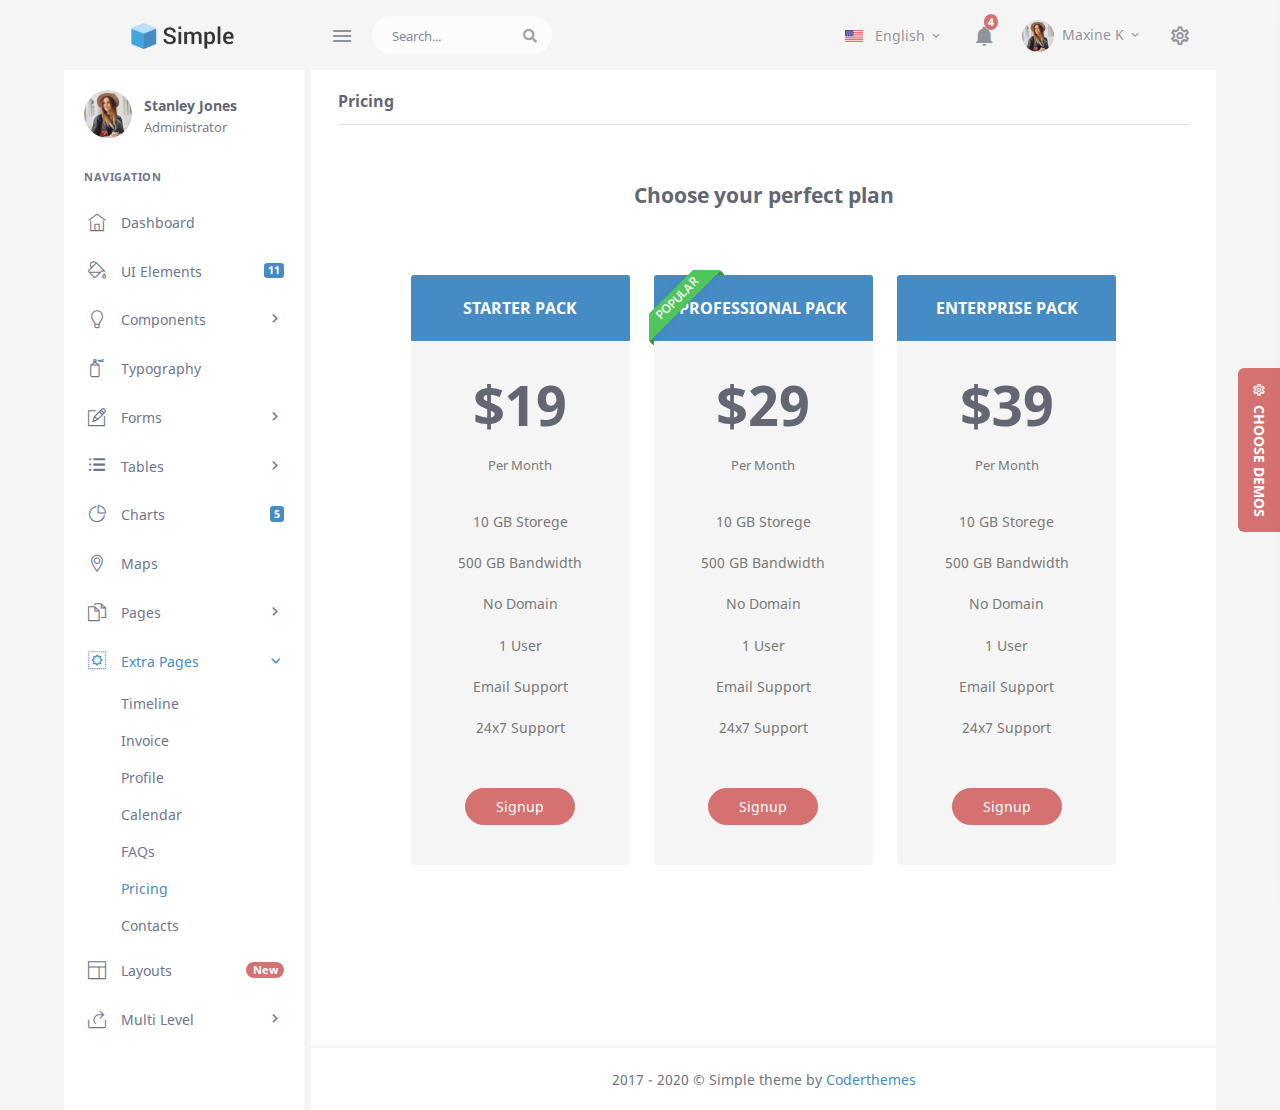
<file: resources/views/layout_admin/simple-admin-dashboard/extras-pricing.html>
﻿<!DOCTYPE html>
<html lang="en">

    <head>
        <meta charset="utf-8">
        <title>Pricing | Simple - Responsive Bootstrap 4 Admin Dashboard</title>
        <meta name="viewport" content="width=device-width, initial-scale=1.0">
        <meta content="Responsive bootstrap 4 admin template" name="description">
        <meta content="Coderthemes" name="author">
        <meta http-equiv="X-UA-Compatible" content="IE=edge">
        <!-- App favicon -->
        <link rel="shortcut icon" href="assets\images\favicon.ico">
        <!-- App css -->
        <link href="assets\css\bootstrap.min.css" rel="stylesheet" type="text/css" id="bootstrap-stylesheet">
        <link href="assets\css\icons.min.css" rel="stylesheet" type="text/css">
        <link href="assets\css\app.min.css" rel="stylesheet" type="text/css" id="app-stylesheet">

    </head>

    <body>

        <!-- Begin page -->
        <div id="wrapper">

            
            <!-- Topbar Start -->
            <div class="navbar-custom">
                <ul class="list-unstyled topnav-menu float-right mb-0">

                    <li class="dropdown d-none d-lg-block">
                        <a class="nav-link dropdown-toggle mr-0" data-toggle="dropdown" href="#" role="button" aria-haspopup="false" aria-expanded="false">
                            <img src="assets\images\flags\us.jpg" alt="user-image" class="mr-2" height="12"> <span class="align-middle">English <i class="mdi mdi-chevron-down"></i> </span>
                        </a>
                        <div class="dropdown-menu dropdown-menu-right">
                             <!-- item-->
                             <a href="javascript:void(0);" class="dropdown-item notify-item">
                                    <img src="assets\images\flags\spain.jpg" alt="user-image" class="mr-2" height="12"> <span class="align-middle">Spanish</span>
                             </a>

                             <!-- item-->
                             <a href="javascript:void(0);" class="dropdown-item notify-item">
                                    <img src="assets\images\flags\italy.jpg" alt="user-image" class="mr-2" height="12"> <span class="align-middle">Italian</span>
                             </a>

                            <!-- item-->
                            <a href="javascript:void(0);" class="dropdown-item notify-item">
                                <img src="assets\images\flags\french.jpg" alt="user-image" class="mr-2" height="12"> <span class="align-middle">French</span>
                            </a>

                            <!-- item-->
                            <a href="javascript:void(0);" class="dropdown-item notify-item">
                                <img src="assets\images\flags\russia.jpg" alt="user-image" class="mr-2" height="12"> <span class="align-middle">Russian</span>
                            </a>
                        </div>
                    </li>

                    <li class="dropdown notification-list">
                        <a class="nav-link dropdown-toggle" data-toggle="dropdown" href="#" role="button" aria-haspopup="false" aria-expanded="false">
                            <i class="mdi mdi-bell noti-icon"></i>
                            <span class="badge badge-danger rounded-circle noti-icon-badge">4</span>
                        </a>
                        <div class="dropdown-menu dropdown-menu-right dropdown-lg">

                            <!-- item-->
                            <div class="dropdown-item noti-title">
                                <h5 class="font-16 m-0">
                                    <span class="float-right">
                                        <a href="" class="text-dark">
                                            <small>Clear All</small>
                                        </a>
                                    </span>Notification
                                </h5>
                            </div>

                            <div class="slimscroll noti-scroll">

                                 <!-- item-->
                                 <a href="javascript:void(0);" class="dropdown-item notify-item">
                                        <div class="notify-icon bg-success"><i class="mdi mdi-comment-account-outline"></i></div>
                                        <p class="notify-details">Caleb Flakelar commented on Admin<small class="text-muted">1 min ago</small></p>
                                    </a>

                                    <!-- item-->
                                    <a href="javascript:void(0);" class="dropdown-item notify-item">
                                        <div class="notify-icon bg-info"><i class="mdi mdi-account-plus"></i></div>
                                        <p class="notify-details">New user registered.<small class="text-muted">5 hours ago</small></p>
                                    </a>

                                    <!-- item-->
                                    <a href="javascript:void(0);" class="dropdown-item notify-item">
                                        <div class="notify-icon bg-danger"><i class="mdi mdi-heart"></i></div>
                                        <p class="notify-details">Carlos Crouch liked <b>Admin</b><small class="text-muted">3 days ago</small></p>
                                    </a>

                                    <!-- item-->
                                    <a href="javascript:void(0);" class="dropdown-item notify-item">
                                        <div class="notify-icon bg-warning"><i class="mdi mdi-comment-account-outline"></i></div>
                                        <p class="notify-details">Caleb Flakelar commented on Admin<small class="text-muted">4 days ago</small></p>
                                    </a>

                                    <!-- item-->
                                    <a href="javascript:void(0);" class="dropdown-item notify-item">
                                        <div class="notify-icon bg-primary">
                                            <i class="mdi mdi-heart"></i>
                                        </div>
                                        <p class="notify-details">Carlos Crouch liked <b>Admin</b>
                                            <small class="text-muted">13 days ago</small>
                                        </p>
                                    </a>
                            </div>

                            <!-- All-->
                            <a href="javascript:void(0);" class="dropdown-item text-primary text-center notify-item notify-all ">
                                View all
                                <i class="fi-arrow-right"></i>
                            </a>

                        </div>
                    </li>

                    <li class="dropdown notification-list">
                        <a class="nav-link dropdown-toggle nav-user mr-0" data-toggle="dropdown" href="#" role="button" aria-haspopup="false" aria-expanded="false">
                            <img src="assets\images\users\avatar-1.jpg" alt="user-image" class="rounded-circle">
                            <span class="pro-user-name ml-1">
                                    Maxine K  <i class="mdi mdi-chevron-down"></i> 
                            </span>
                        </a>
                        <div class="dropdown-menu dropdown-menu-right profile-dropdown ">
                            <!-- item-->
                            <div class="dropdown-header noti-title">
                                <h6 class="text-overflow m-0">Welcome !</h6>
                            </div>

                            <!-- item-->
                            <a href="javascript:void(0);" class="dropdown-item notify-item">
                                <i class="mdi mdi-account-outline"></i>
                                <span>Profile</span>
                            </a>

                            <!-- item-->
                            <a href="javascript:void(0);" class="dropdown-item notify-item">
                                <i class="mdi mdi-settings-outline"></i>
                                <span>Settings</span>
                            </a>

                            <!-- item-->
                            <a href="javascript:void(0);" class="dropdown-item notify-item">
                                <i class="mdi mdi-lock-outline"></i>
                                <span>Lock Screen</span>
                            </a>

                            <div class="dropdown-divider"></div>

                            <!-- item-->
                            <a href="javascript:void(0);" class="dropdown-item notify-item">
                                <i class="mdi mdi-logout-variant"></i>
                                <span>Logout</span>
                            </a>

                        </div>
                    </li>

                    <li class="dropdown notification-list">
                        <a href="javascript:void(0);" class="nav-link right-bar-toggle">
                            <i class="mdi mdi-settings-outline noti-icon"></i>
                        </a>
                    </li>


                </ul>

                <!-- LOGO -->
                <div class="logo-box">
                    <a href="index.html" class="logo text-center logo-dark">
                        <span class="logo-lg">
                            <img src="assets\images\logo-dark.png" alt="" height="26">
                            <!-- <span class="logo-lg-text-dark">Simple</span> -->
                        </span>
                        <span class="logo-sm">
                            <!-- <span class="logo-lg-text-dark">S</span> -->
                            <img src="assets\images\logo-sm.png" alt="" height="22">
                        </span>
                    </a>

                    <a href="index.html" class="logo text-center logo-light">
                        <span class="logo-lg">
                            <img src="assets\images\logo-light.png" alt="" height="26">
                            <!-- <span class="logo-lg-text-light">Simple</span> -->
                        </span>
                        <span class="logo-sm">
                            <!-- <span class="logo-lg-text-light">S</span> -->
                            <img src="assets\images\logo-sm.png" alt="" height="22">
                        </span>
                    </a>
                </div>

                <ul class="list-unstyled topnav-menu topnav-menu-left m-0">
                    <li>
                        <button class="button-menu-mobile">
                            <i class="mdi mdi-menu"></i>
                        </button>
                    </li>
        
                    <li class="d-none d-sm-block">
                        <form class="app-search">
                            <div class="app-search-box">
                                <div class="input-group">
                                    <input type="text" class="form-control" placeholder="Search...">
                                    <div class="input-group-append">
                                        <button class="btn" type="submit">
                                            <i class="fas fa-search"></i>
                                        </button>
                                    </div>
                                </div>
                            </div>
                        </form>
                    </li>
                </ul>
            </div>
            <!-- end Topbar --> <!-- ========== Left Sidebar Start ========== -->
<div class="left-side-menu">


                <div class="user-box">
                        <div class="float-left">
                            <img src="assets\images\users\avatar-1.jpg" alt="" class="avatar-md rounded-circle">
                        </div>
                        <div class="user-info">
                            <a href="#">Stanley Jones</a>
                            <p class="text-muted m-0">Administrator</p>
                        </div>
                    </div>
    
            <!--- Sidemenu -->
            <div id="sidebar-menu">
    
                <ul class="metismenu" id="side-menu">
    
                    <li class="menu-title">Navigation</li>
    
                    <li>
                        <a href="index.html">
                            <i class="ti-home"></i>
                            <span> Dashboard </span>
                        </a>
                    </li>
    
                    <li>
                        <a href="ui-elements.html">
                            <i class="ti-paint-bucket"></i>
                            <span> UI Elements </span>
                            <span class="badge badge-primary float-right">11</span>
                        </a>
                    </li>
    
                    <li>
                        <a href="javascript: void(0);">
                            <i class="ti-light-bulb"></i>
                            <span> Components </span>
                            <span class="menu-arrow"></span>
                        </a>
                        <ul class="nav-second-level" aria-expanded="false">
                            <li><a href="components-range-slider.html">Range Slider</a></li>
                            <li><a href="components-alerts.html">Alerts</a></li>
                            <li><a href="components-icons.html">Icons</a></li>
                            <li><a href="components-widgets.html">Widgets</a></li>
                        </ul>
                    </li>

                    <li>
                        <a href="typography.html">
                            <i class="ti-spray"></i>
                            <span> Typography </span>
                        </a>
                    </li>
    
                    <li>
                        <a href="javascript: void(0);">
                            <i class="ti-pencil-alt"></i>
                            <span>  Forms  </span>
                            <span class="menu-arrow"></span>
                        </a>
                        <ul class="nav-second-level" aria-expanded="false">
                            <li><a href="forms-general.html">General Elements</a></li>
                            <li><a href="forms-advanced.html">Advanced Form</a></li>
                        </ul>
                    </li>
    
                    <li>
                        <a href="javascript: void(0);">
                            <i class="ti-menu-alt"></i>
                            <span>  Tables </span>
                            <span class="menu-arrow"></span>
                        </a>
                        <ul class="nav-second-level" aria-expanded="false">
                            <li><a href="tables-basic.html">Basic Tables</a></li>
                            <li><a href="tables-advanced.html">Advanced Tables</a></li>
                        </ul>
                    </li>
    
                    <li>
                        <a href="charts.html">
                            <i class="ti-pie-chart"></i>
                            <span>  Charts  </span>
                            <span class="badge badge-primary float-right">5</span>
                        </a>
                    </li>
    
                    <li>
                        <a href="maps.html">
                            <i class="ti-location-pin"></i>
                            <span> Maps </span>
                        </a>
                    </li>
    
                    <li>
                        <a href="javascript: void(0);">
                            <i class="ti-files"></i>
                            <span> Pages </span>
                            <span class="menu-arrow"></span>
                        </a>
                        <ul class="nav-second-level" aria-expanded="false">
                            <li><a href="pages-login.html">Login</a></li>
                            <li><a href="pages-register.html">Register</a></li>
                            <li><a href="pages-forget-password.html">Forget Password</a></li>
                            <li><a href="pages-lock-screen.html">Lock-screen</a></li>
                            <li><a href="pages-blank.html">Blank page</a></li>
                            <li><a href="pages-404.html">Error 404</a></li>
                            <li><a href="pages-confirm-mail.html">Confirm Mail</a></li>
                            <li><a href="pages-session-expired.html">Session Expired</a></li>
                        </ul>
                    </li>
    
                    <li>
                        <a href="javascript: void(0);">
                            <i class="ti-widget"></i>
                            <span> Extra Pages </span>
                            <span class="menu-arrow"></span>
                        </a>
                        <ul class="nav-second-level" aria-expanded="false">
    
                            <li><a href="extras-timeline.html">Timeline</a></li>
                            <li><a href="extras-invoice.html">Invoice</a></li>
                            <li><a href="extras-profile.html">Profile</a></li>
                            <li><a href="extras-calendar.html">Calendar</a></li>
                            <li><a href="extras-faqs.html">FAQs</a></li>
                            <li><a href="extras-pricing.html">Pricing</a></li>
                            <li><a href="extras-contacts.html">Contacts</a></li>
                        </ul>
                    </li>

                    <li>
                        <a href="javascript: void(0);">
                            <i class="ti-layout"></i>
                            <span> Layouts </span>
                            <span class="badge badge-danger badge-pill float-right">New</span>
                        </a>
                        <ul class="nav-second-level" aria-expanded="false">
                            <li><a href="layouts-horizontal.html">Horizontal</a></li>
                            <li><a href="layouts-dark-sidebar.html">Dark Sidebar</a></li>
                            <li><a href="layouts-small-sidebar.html">Small Sidebar</a></li>
                            <li><a href="layouts-sidebar-collapsed.html">Sidebar Collapsed</a></li>
                        </ul>
                    </li>
    
                    <li>
                        <a href="javascript: void(0);">
                            <i class="ti-share"></i>
                            <span>  Multi Level  </span>
                            <span class="menu-arrow"></span>
                        </a>
                        <ul class="nav-second-level nav" aria-expanded="false">
                            <li>
                                <a href="javascript: void(0);">Level 1.1</a>
                            </li>
                            <li>
                                <a href="javascript: void(0);" aria-expanded="false">Level 1.2
                                        <span class="menu-arrow"></span>
                                    </a>
                                <ul class="nav-third-level nav" aria-expanded="false">
                                    <li>
                                        <a href="javascript: void(0);">Level 2.1</a>
                                    </li>
                                    <li>
                                        <a href="javascript: void(0);">Level 2.2</a>
                                    </li>
                                </ul>
                            </li>
                        </ul>
                    </li>
                </ul>
    
            </div>
            <!-- End Sidebar -->
    
            <div class="clearfix"></div>

    
    </div>
    <!-- Left Sidebar End -->

            <!-- ============================================================== -->
            <!-- Start Page Content here -->
            <!-- ============================================================== -->

            <div class="content-page">
                <div class="content">

                    <!-- Start container-fluid -->
                    <div class="container-fluid">

                        <!-- start  -->
                        <div class="row">
                            <div class="col-12">
                                <div>
                                    <h4 class="header-title mb-3">Pricing</h4>

                                    <!-- Start row -->
                                    <div class="row mt-5 justify-content-center">
                                        <div class="col-md-10">
                                            <div class="text-center">
                                                <h4 class="mt-2 mb-2">Choose your perfect plan</h4>
                                            </div>

                                            <div class="row mt-5">
                                                <div class="col-lg-4">
                                                    <div class="card text-center mt-3 bg-light border-0">
                                                        <div class="card-header bg-primary">
                                                            <h5 class="text-uppercase text-white font-16">Starter Pack</h5>
                                                        </div>

                                                        <div class="text-center p-4 mb-3">
                                                            <h1 class="display-4 mt-0 font-weight-bold">$19</h1>
                                                            <p class="font-13">Per Month</p>

                                                            <div class="mt-4 pt-2">
                                                                <p>10 GB Storege</p>
                                                                <p>500 GB Bandwidth</p>
                                                                <p>No Domain</p>
                                                                <p>1 User</p>
                                                                <p>Email Support</p>
                                                                <p>24x7 Support</p>
                                                            </div>

                                                            <div class="text-center mt-5">
                                                                <a href="#" class="btn btn-danger width-md btn-rounded">Signup</a>
                                                            </div>
                                                        </div>
                                                    </div>
                                                </div>

                                                <div class="col-lg-4">
                                                    <div class="card text-center mt-3 ribbon-box bg-light border-0">
                                                        
                                                        <div class="card-header bg-primary">
                                                            <div class="ribbon-two ribbon-two-success"><span>POPULAR</span></div>
                                                            <h5 class="text-uppercase text-white font-16">Professional Pack</h5>
                                                        </div>

                                                        <div class="text-center p-4 mb-3">
                                                            <h1 class="display-4 mt-0 font-weight-bold">$29</h1>
                                                            <p class="font-13">Per Month</p>

                                                            <div class="mt-4 pt-2">
                                                                <p>10 GB Storege</p>
                                                                <p>500 GB Bandwidth</p>
                                                                <p>No Domain</p>
                                                                <p>1 User</p>
                                                                <p>Email Support</p>
                                                                <p>24x7 Support</p>
                                                            </div>

                                                            <div class="text-center mt-5">
                                                                <a href="#" class="btn btn-danger width-md btn-rounded">Signup</a>
                                                            </div>
                                                        </div>
                                                    </div>
                                                </div>

                                                <div class="col-lg-4">
                                                    <div class="card text-center mt-3 bg-light border-0">
                                                        <div class="card-header bg-primary">
                                                            <h5 class="text-uppercase text-white font-16">Enterprise Pack</h5>
                                                        </div>

                                                        <div class="text-center p-4 mb-3">
                                                            <h1 class="display-4 mt-0 font-weight-bold">$39</h1>
                                                            <p class="font-13">Per Month</p>

                                                            <div class="mt-4 pt-2">
                                                                <p>10 GB Storege</p>
                                                                <p>500 GB Bandwidth</p>
                                                                <p>No Domain</p>
                                                                <p>1 User</p>
                                                                <p>Email Support</p>
                                                                <p>24x7 Support</p>
                                                            </div>

                                                            <div class="text-center mt-5">
                                                                <a href="#" class="btn btn-danger width-md btn-rounded">Signup</a>
                                                            </div>
                                                        </div>
                                                    </div>
                                                </div>
                                            </div>

                                        </div>
                                    </div>
                                    <!-- end row -->
                                </div>
                            </div>
                        </div>
                        <!-- end row -->

                    </div>
                    <!-- end container-fluid -->

                    

                    <!-- Footer Start -->
                    <footer class="footer">
                        <div class="container-fluid">
                            <div class="row">
                                <div class="col-md-12">
                                    2017 - 2020 &copy; Simple theme by <a href="">Coderthemes</a>
                                </div>
                            </div>
                        </div>
                    </footer>
                    <!-- end Footer -->

                </div>
                <!-- end content -->

            </div>
            <!-- END content-page -->

        </div>
        <!-- END wrapper -->

        
        <!-- Right Sidebar -->
        <div class="right-bar">
            <div class="rightbar-title">
                <a href="javascript:void(0);" class="right-bar-toggle float-right">
                    <i class="mdi mdi-close"></i>
                </a>
                <h5 class="font-16 m-0 text-white">Theme Customizer</h5>
            </div>
            <div class="slimscroll-menu">
        
                <div class="p-4">
                    <div class="alert alert-warning" role="alert">
                        <strong>Customize </strong> the overall color scheme, layout, etc.
                    </div>
                    <div class="mb-2">
                        <img src="assets\images\layouts\light.png" class="img-fluid img-thumbnail" alt="">
                    </div>
                    <div class="custom-control custom-switch mb-3">
                        <input type="checkbox" class="custom-control-input theme-choice" id="light-mode-switch" checked="">
                        <label class="custom-control-label" for="light-mode-switch">Light Mode</label>
                    </div>
            
                    <div class="mb-2">
                        <img src="assets\images\layouts\dark.png" class="img-fluid img-thumbnail" alt="">
                    </div>
                    <div class="custom-control custom-switch mb-3">
                        <input type="checkbox" class="custom-control-input theme-choice" id="dark-mode-switch" data-bsstyle="assets/css/bootstrap-dark.min.css" data-appstyle="assets/css/app-dark.min.css">
                        <label class="custom-control-label" for="dark-mode-switch">Dark Mode</label>
                    </div>
            
                    <div class="mb-2">
                        <img src="assets\images\layouts\rtl.png" class="img-fluid img-thumbnail" alt="">
                    </div>
                    <div class="custom-control custom-switch mb-5">
                        <input type="checkbox" class="custom-control-input theme-choice" id="rtl-mode-switch" data-appstyle="assets/css/app-rtl.min.css">
                        <label class="custom-control-label" for="rtl-mode-switch">RTL Mode</label>
                    </div>

                    <a href="https://1.envato.market/EK71X" class="btn btn-danger btn-block mt-3" target="_blank"><i class="mdi mdi-download mr-1"></i> Download Now</a>
                </div>
            </div> <!-- end slimscroll-menu-->
        </div>
        <!-- /Right-bar -->

        <!-- Right bar overlay-->
        <div class="rightbar-overlay"></div>

        <a href="javascript:void(0);" class="right-bar-toggle demos-show-btn">
            <i class="mdi mdi-settings-outline mdi-spin"></i> &nbsp;Choose Demos
        </a>

        <!-- Vendor js -->
        <script src="assets\js\vendor.min.js"></script>

        <!-- App js -->
        <script src="assets\js\app.min.js"></script>

    </body>

</html>
</file>
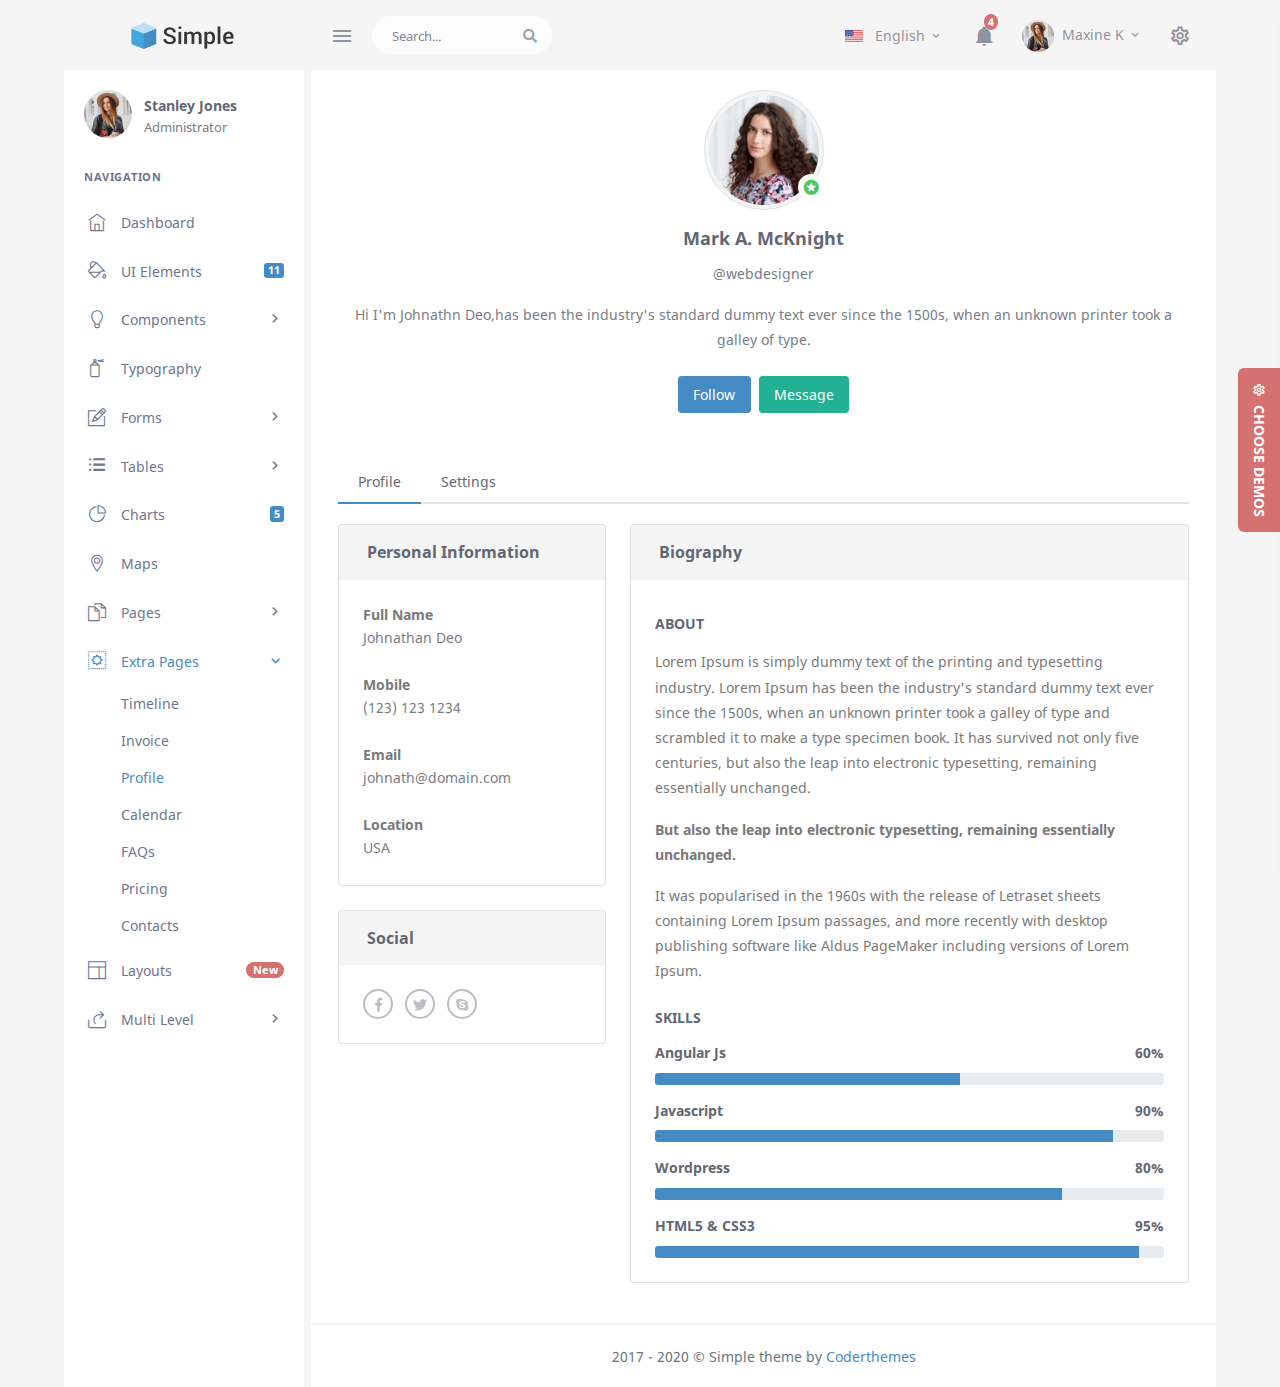
<file: resources/views/layout_admin/simple-admin-dashboard/extras-profile.html>
﻿<!DOCTYPE html>
<html lang="en">

    <head>
        <meta charset="utf-8">
        <title>profile | Simple - Responsive Bootstrap 4 Admin Dashboard</title>
        <meta name="viewport" content="width=device-width, initial-scale=1.0">
        <meta content="Responsive bootstrap 4 admin template" name="description">
        <meta content="Coderthemes" name="author">
        <meta http-equiv="X-UA-Compatible" content="IE=edge">
        <!-- App favicon -->
        <link rel="shortcut icon" href="assets\images\favicon.ico">
        <!-- App css -->
        <link href="assets\css\bootstrap.min.css" rel="stylesheet" type="text/css" id="bootstrap-stylesheet">
        <link href="assets\css\icons.min.css" rel="stylesheet" type="text/css">
        <link href="assets\css\app.min.css" rel="stylesheet" type="text/css" id="app-stylesheet">

    </head>

    <body>

        <!-- Begin page -->
        <div id="wrapper">

            
            <!-- Topbar Start -->
            <div class="navbar-custom">
                <ul class="list-unstyled topnav-menu float-right mb-0">

                    <li class="dropdown d-none d-lg-block">
                        <a class="nav-link dropdown-toggle mr-0" data-toggle="dropdown" href="#" role="button" aria-haspopup="false" aria-expanded="false">
                            <img src="assets\images\flags\us.jpg" alt="user-image" class="mr-2" height="12"> <span class="align-middle">English <i class="mdi mdi-chevron-down"></i> </span>
                        </a>
                        <div class="dropdown-menu dropdown-menu-right">
                             <!-- item-->
                             <a href="javascript:void(0);" class="dropdown-item notify-item">
                                    <img src="assets\images\flags\spain.jpg" alt="user-image" class="mr-2" height="12"> <span class="align-middle">Spanish</span>
                             </a>

                             <!-- item-->
                             <a href="javascript:void(0);" class="dropdown-item notify-item">
                                    <img src="assets\images\flags\italy.jpg" alt="user-image" class="mr-2" height="12"> <span class="align-middle">Italian</span>
                             </a>

                            <!-- item-->
                            <a href="javascript:void(0);" class="dropdown-item notify-item">
                                <img src="assets\images\flags\french.jpg" alt="user-image" class="mr-2" height="12"> <span class="align-middle">French</span>
                            </a>

                            <!-- item-->
                            <a href="javascript:void(0);" class="dropdown-item notify-item">
                                <img src="assets\images\flags\russia.jpg" alt="user-image" class="mr-2" height="12"> <span class="align-middle">Russian</span>
                            </a>
                        </div>
                    </li>

                    <li class="dropdown notification-list">
                        <a class="nav-link dropdown-toggle" data-toggle="dropdown" href="#" role="button" aria-haspopup="false" aria-expanded="false">
                            <i class="mdi mdi-bell noti-icon"></i>
                            <span class="badge badge-danger rounded-circle noti-icon-badge">4</span>
                        </a>
                        <div class="dropdown-menu dropdown-menu-right dropdown-lg">

                            <!-- item-->
                            <div class="dropdown-item noti-title">
                                <h5 class="font-16 m-0">
                                    <span class="float-right">
                                        <a href="" class="text-dark">
                                            <small>Clear All</small>
                                        </a>
                                    </span>Notification
                                </h5>
                            </div>

                            <div class="slimscroll noti-scroll">

                                 <!-- item-->
                                 <a href="javascript:void(0);" class="dropdown-item notify-item">
                                        <div class="notify-icon bg-success"><i class="mdi mdi-comment-account-outline"></i></div>
                                        <p class="notify-details">Caleb Flakelar commented on Admin<small class="text-muted">1 min ago</small></p>
                                    </a>

                                    <!-- item-->
                                    <a href="javascript:void(0);" class="dropdown-item notify-item">
                                        <div class="notify-icon bg-info"><i class="mdi mdi-account-plus"></i></div>
                                        <p class="notify-details">New user registered.<small class="text-muted">5 hours ago</small></p>
                                    </a>

                                    <!-- item-->
                                    <a href="javascript:void(0);" class="dropdown-item notify-item">
                                        <div class="notify-icon bg-danger"><i class="mdi mdi-heart"></i></div>
                                        <p class="notify-details">Carlos Crouch liked <b>Admin</b><small class="text-muted">3 days ago</small></p>
                                    </a>

                                    <!-- item-->
                                    <a href="javascript:void(0);" class="dropdown-item notify-item">
                                        <div class="notify-icon bg-warning"><i class="mdi mdi-comment-account-outline"></i></div>
                                        <p class="notify-details">Caleb Flakelar commented on Admin<small class="text-muted">4 days ago</small></p>
                                    </a>

                                    <!-- item-->
                                    <a href="javascript:void(0);" class="dropdown-item notify-item">
                                        <div class="notify-icon bg-primary">
                                            <i class="mdi mdi-heart"></i>
                                        </div>
                                        <p class="notify-details">Carlos Crouch liked <b>Admin</b>
                                            <small class="text-muted">13 days ago</small>
                                        </p>
                                    </a>
                            </div>

                            <!-- All-->
                            <a href="javascript:void(0);" class="dropdown-item text-primary text-center notify-item notify-all ">
                                View all
                                <i class="fi-arrow-right"></i>
                            </a>

                        </div>
                    </li>

                    <li class="dropdown notification-list">
                        <a class="nav-link dropdown-toggle nav-user mr-0" data-toggle="dropdown" href="#" role="button" aria-haspopup="false" aria-expanded="false">
                            <img src="assets\images\users\avatar-1.jpg" alt="user-image" class="rounded-circle">
                            <span class="pro-user-name ml-1">
                                    Maxine K  <i class="mdi mdi-chevron-down"></i> 
                            </span>
                        </a>
                        <div class="dropdown-menu dropdown-menu-right profile-dropdown ">
                            <!-- item-->
                            <div class="dropdown-header noti-title">
                                <h6 class="text-overflow m-0">Welcome !</h6>
                            </div>

                            <!-- item-->
                            <a href="javascript:void(0);" class="dropdown-item notify-item">
                                <i class="mdi mdi-account-outline"></i>
                                <span>Profile</span>
                            </a>

                            <!-- item-->
                            <a href="javascript:void(0);" class="dropdown-item notify-item">
                                <i class="mdi mdi-settings-outline"></i>
                                <span>Settings</span>
                            </a>

                            <!-- item-->
                            <a href="javascript:void(0);" class="dropdown-item notify-item">
                                <i class="mdi mdi-lock-outline"></i>
                                <span>Lock Screen</span>
                            </a>

                            <div class="dropdown-divider"></div>

                            <!-- item-->
                            <a href="javascript:void(0);" class="dropdown-item notify-item">
                                <i class="mdi mdi-logout-variant"></i>
                                <span>Logout</span>
                            </a>

                        </div>
                    </li>

                    <li class="dropdown notification-list">
                        <a href="javascript:void(0);" class="nav-link right-bar-toggle">
                            <i class="mdi mdi-settings-outline noti-icon"></i>
                        </a>
                    </li>


                </ul>

                <!-- LOGO -->
                <div class="logo-box">
                    <a href="index.html" class="logo text-center logo-dark">
                        <span class="logo-lg">
                            <img src="assets\images\logo-dark.png" alt="" height="26">
                            <!-- <span class="logo-lg-text-dark">Simple</span> -->
                        </span>
                        <span class="logo-sm">
                            <!-- <span class="logo-lg-text-dark">S</span> -->
                            <img src="assets\images\logo-sm.png" alt="" height="22">
                        </span>
                    </a>

                    <a href="index.html" class="logo text-center logo-light">
                        <span class="logo-lg">
                            <img src="assets\images\logo-light.png" alt="" height="26">
                            <!-- <span class="logo-lg-text-light">Simple</span> -->
                        </span>
                        <span class="logo-sm">
                            <!-- <span class="logo-lg-text-light">S</span> -->
                            <img src="assets\images\logo-sm.png" alt="" height="22">
                        </span>
                    </a>
                </div>

                <ul class="list-unstyled topnav-menu topnav-menu-left m-0">
                    <li>
                        <button class="button-menu-mobile">
                            <i class="mdi mdi-menu"></i>
                        </button>
                    </li>
        
                    <li class="d-none d-sm-block">
                        <form class="app-search">
                            <div class="app-search-box">
                                <div class="input-group">
                                    <input type="text" class="form-control" placeholder="Search...">
                                    <div class="input-group-append">
                                        <button class="btn" type="submit">
                                            <i class="fas fa-search"></i>
                                        </button>
                                    </div>
                                </div>
                            </div>
                        </form>
                    </li>
                </ul>
            </div>
            <!-- end Topbar --> <!-- ========== Left Sidebar Start ========== -->
<div class="left-side-menu">


                <div class="user-box">
                        <div class="float-left">
                            <img src="assets\images\users\avatar-1.jpg" alt="" class="avatar-md rounded-circle">
                        </div>
                        <div class="user-info">
                            <a href="#">Stanley Jones</a>
                            <p class="text-muted m-0">Administrator</p>
                        </div>
                    </div>
    
            <!--- Sidemenu -->
            <div id="sidebar-menu">
    
                <ul class="metismenu" id="side-menu">
    
                    <li class="menu-title">Navigation</li>
    
                    <li>
                        <a href="index.html">
                            <i class="ti-home"></i>
                            <span> Dashboard </span>
                        </a>
                    </li>
    
                    <li>
                        <a href="ui-elements.html">
                            <i class="ti-paint-bucket"></i>
                            <span> UI Elements </span>
                            <span class="badge badge-primary float-right">11</span>
                        </a>
                    </li>
    
                    <li>
                        <a href="javascript: void(0);">
                            <i class="ti-light-bulb"></i>
                            <span> Components </span>
                            <span class="menu-arrow"></span>
                        </a>
                        <ul class="nav-second-level" aria-expanded="false">
                            <li><a href="components-range-slider.html">Range Slider</a></li>
                            <li><a href="components-alerts.html">Alerts</a></li>
                            <li><a href="components-icons.html">Icons</a></li>
                            <li><a href="components-widgets.html">Widgets</a></li>
                        </ul>
                    </li>

                    <li>
                        <a href="typography.html">
                            <i class="ti-spray"></i>
                            <span> Typography </span>
                        </a>
                    </li>
    
                    <li>
                        <a href="javascript: void(0);">
                            <i class="ti-pencil-alt"></i>
                            <span>  Forms  </span>
                            <span class="menu-arrow"></span>
                        </a>
                        <ul class="nav-second-level" aria-expanded="false">
                            <li><a href="forms-general.html">General Elements</a></li>
                            <li><a href="forms-advanced.html">Advanced Form</a></li>
                        </ul>
                    </li>
    
                    <li>
                        <a href="javascript: void(0);">
                            <i class="ti-menu-alt"></i>
                            <span>  Tables </span>
                            <span class="menu-arrow"></span>
                        </a>
                        <ul class="nav-second-level" aria-expanded="false">
                            <li><a href="tables-basic.html">Basic Tables</a></li>
                            <li><a href="tables-advanced.html">Advanced Tables</a></li>
                        </ul>
                    </li>
    
                    <li>
                        <a href="charts.html">
                            <i class="ti-pie-chart"></i>
                            <span>  Charts  </span>
                            <span class="badge badge-primary float-right">5</span>
                        </a>
                    </li>
    
                    <li>
                        <a href="maps.html">
                            <i class="ti-location-pin"></i>
                            <span> Maps </span>
                        </a>
                    </li>
    
                    <li>
                        <a href="javascript: void(0);">
                            <i class="ti-files"></i>
                            <span> Pages </span>
                            <span class="menu-arrow"></span>
                        </a>
                        <ul class="nav-second-level" aria-expanded="false">
                            <li><a href="pages-login.html">Login</a></li>
                            <li><a href="pages-register.html">Register</a></li>
                            <li><a href="pages-forget-password.html">Forget Password</a></li>
                            <li><a href="pages-lock-screen.html">Lock-screen</a></li>
                            <li><a href="pages-blank.html">Blank page</a></li>
                            <li><a href="pages-404.html">Error 404</a></li>
                            <li><a href="pages-confirm-mail.html">Confirm Mail</a></li>
                            <li><a href="pages-session-expired.html">Session Expired</a></li>
                        </ul>
                    </li>
    
                    <li>
                        <a href="javascript: void(0);">
                            <i class="ti-widget"></i>
                            <span> Extra Pages </span>
                            <span class="menu-arrow"></span>
                        </a>
                        <ul class="nav-second-level" aria-expanded="false">
    
                            <li><a href="extras-timeline.html">Timeline</a></li>
                            <li><a href="extras-invoice.html">Invoice</a></li>
                            <li><a href="extras-profile.html">Profile</a></li>
                            <li><a href="extras-calendar.html">Calendar</a></li>
                            <li><a href="extras-faqs.html">FAQs</a></li>
                            <li><a href="extras-pricing.html">Pricing</a></li>
                            <li><a href="extras-contacts.html">Contacts</a></li>
                        </ul>
                    </li>

                    <li>
                        <a href="javascript: void(0);">
                            <i class="ti-layout"></i>
                            <span> Layouts </span>
                            <span class="badge badge-danger badge-pill float-right">New</span>
                        </a>
                        <ul class="nav-second-level" aria-expanded="false">
                            <li><a href="layouts-horizontal.html">Horizontal</a></li>
                            <li><a href="layouts-dark-sidebar.html">Dark Sidebar</a></li>
                            <li><a href="layouts-small-sidebar.html">Small Sidebar</a></li>
                            <li><a href="layouts-sidebar-collapsed.html">Sidebar Collapsed</a></li>
                        </ul>
                    </li>
    
                    <li>
                        <a href="javascript: void(0);">
                            <i class="ti-share"></i>
                            <span>  Multi Level  </span>
                            <span class="menu-arrow"></span>
                        </a>
                        <ul class="nav-second-level nav" aria-expanded="false">
                            <li>
                                <a href="javascript: void(0);">Level 1.1</a>
                            </li>
                            <li>
                                <a href="javascript: void(0);" aria-expanded="false">Level 1.2
                                        <span class="menu-arrow"></span>
                                    </a>
                                <ul class="nav-third-level nav" aria-expanded="false">
                                    <li>
                                        <a href="javascript: void(0);">Level 2.1</a>
                                    </li>
                                    <li>
                                        <a href="javascript: void(0);">Level 2.2</a>
                                    </li>
                                </ul>
                            </li>
                        </ul>
                    </li>
                </ul>
    
            </div>
            <!-- End Sidebar -->
    
            <div class="clearfix"></div>

    
    </div>
    <!-- Left Sidebar End -->

            <!-- ============================================================== -->
            <!-- Start Page Content here -->
            <!-- ============================================================== -->

            <div class="content-page">
                <div class="content">

                    <!-- Start container-fluid -->
                    <div class="container-fluid">

                        <!-- start  -->
                        <div class="row">
                            <div class="col-md-12">
                                <div class="p-0 text-center">
                                    <div class="member-card">
                                        <div class="avatar-xxl member-thumb mb-2 center-page mx-auto">
                                            <img src="assets\images\users\avatar-3.jpg" class="rounded-circle img-thumbnail" alt="profile-image">
                                            <i class="mdi mdi-star-circle member-star text-success" title="verified user"></i>
                                        </div>

                                        <div class="">
                                            <h5 class="mt-3">Mark A. McKnight</h5>
                                            <p class="text-muted">@webdesigner</p>
                                        </div>

                                        <p class="text-muted mt-2">
                                            Hi I'm Johnathn Deo,has been the industry's standard dummy text ever since the 1500s, when an unknown printer took a galley of type.
                                        </p>

                                        <button type="button" class="btn btn-primary mt-2 mr-1">Follow</button>
                                        <button type="button" class="btn btn-teal mt-2">Message</button>

                                    </div>

                                </div>
                                <!-- end card-box -->

                            </div>
                            <!-- end col -->
                        </div>
                        <!-- end row -->
                        <!-- end -->

                        <div class="mt-5">
                            <ul class="nav nav-tabs tabs-bordered">
                                <li class="nav-item">
                                    <a href="#home-b1" data-toggle="tab" aria-expanded="false" class="nav-link active">
                                        Profile
                                    </a>
                                </li>
                                <li class="nav-item">
                                    <a href="#profile-b1" data-toggle="tab" aria-expanded="true" class="nav-link">
                                        Settings
                                    </a>
                                </li>
                            </ul>

                            <div class="tab-content">
                                <div class="tab-pane active" id="home-b1">
                                    <div class="row">
                                        <div class="col-lg-4">
                                            <!-- Personal-Information -->
                                            <div class="panel card panel-fill">
                                                <div class="card-header">
                                                    <h5 class="font-16 m-1">Personal Information</h5>
                                                </div>
                                                <div class="card-body">
                                                    <div class="mb-4">
                                                        <strong>Full Name</strong>
                                                        <br>
                                                        <p class="text-muted">Johnathan Deo</p>
                                                    </div>
                                                    <div class="mb-4">
                                                        <strong>Mobile</strong>
                                                        <br>
                                                        <p class="text-muted">(123) 123 1234</p>
                                                    </div>
                                                    <div class="mb-4">
                                                        <strong>Email</strong>
                                                        <br>
                                                        <p class="text-muted">johnath@domain.com</p>
                                                    </div>
                                                    <div class="mb-0">
                                                        <strong>Location</strong>
                                                        <br>
                                                        <p class="text-muted mb-0">USA</p>
                                                    </div>
                                                </div>
                                            </div>
                                            <!-- Personal-Information -->

                                            <!-- Social -->
                                            <div class="panel card panel-fill">
                                                <div class="card-header">
                                                    <h5 class="font-16 m-1">Social</h5>
                                                </div>
                                                <div class="card-body">
                                                    <ul class="social-links list-inline mb-0">
                                                        <li class="list-inline-item">
                                                            <a title="" data-placement="top" data-toggle="tooltip" class="tooltips" href="" data-original-title="Facebook"><i class="fab fa-facebook-f"></i></a>
                                                        </li>
                                                        <li class="list-inline-item">
                                                            <a title="" data-placement="top" data-toggle="tooltip" class="tooltips" href="" data-original-title="Twitter"><i class="fab fa-twitter"></i></a>
                                                        </li>
                                                        <li class="list-inline-item">
                                                            <a title="" data-placement="top" data-toggle="tooltip" class="tooltips" href="" data-original-title="Skype"><i class="fab fa-skype"></i></a>
                                                        </li>
                                                    </ul>
                                                </div>
                                            </div>
                                            <!-- Social -->
                                        </div>

                                        <div class="col-lg-8">
                                            <!-- Personal-Information -->
                                            <div class="panel card panel-fill">
                                                <div class="card-header">
                                                    <h5 class="font-16 m-1">Biography</h5>
                                                </div>
                                                <div class="card-body">
                                                    <h5 class="font-14 mb-3 text-uppercase">About</h5>
                                                    <p>Lorem Ipsum is simply dummy text of the printing and typesetting industry. Lorem Ipsum has been the industry's standard dummy text ever since the 1500s, when an unknown printer took a galley of type and scrambled it to make a type specimen book. It has survived not only five centuries, but also the leap into electronic typesetting, remaining essentially unchanged.</p>

                                                    <p><strong>But also the leap into electronic typesetting, remaining
                                                        essentially unchanged.</strong></p>

                                                    <p>It was popularised in the 1960s with the release of Letraset sheets containing Lorem Ipsum passages, and more recently with desktop publishing software like Aldus PageMaker including versions of Lorem Ipsum.</p>

                                                    <div class="">

                                                        <h5 class="font-14 mb-3 text-uppercase mt-4 mb-3">Skills</h5>

                                                        <div class="mb-3">
                                                            <h5 class="font-14">Angular Js <span class="float-right">60%</span></h5>
                                                            <div class="progress">
                                                                <div class="progress-bar progress-bar-primary" role="progressbar" aria-valuenow="60" aria-valuemin="0" aria-valuemax="100" style="width: 60%">
                                                                    <span class="sr-only">60% Complete</span>
                                                                </div>
                                                            </div>
                                                        </div>

                                                        <div class="mb-3">
                                                            <h5 class="font-14">Javascript <span class="float-right">90%</span></h5>
                                                            <div class="progress">
                                                                <div class="progress-bar progress-bar-primary" role="progressbar" aria-valuenow="90" aria-valuemin="0" aria-valuemax="100" style="width: 90%">
                                                                    <span class="sr-only">90% Complete</span>
                                                                </div>
                                                            </div>
                                                        </div>

                                                        <div class="mb-3">
                                                            <h5 class="font-14">Wordpress <span class="float-right">80%</span></h5>
                                                            <div class="progress">
                                                                <div class="progress-bar progress-bar-primary" role="progressbar" aria-valuenow="80" aria-valuemin="0" aria-valuemax="100" style="width: 80%">
                                                                    <span class="sr-only">80% Complete</span>
                                                                </div>
                                                            </div>
                                                        </div>

                                                        <div class="mb-0">
                                                            <h5 class="font-14">HTML5 &amp; CSS3 <span class="float-right">95%</span>
                                                            </h5>
                                                            <div class="progress mb-0">
                                                                <div class="progress-bar progress-bar-primary" role="progressbar" aria-valuenow="95" aria-valuemin="0" aria-valuemax="100" style="width: 95%">
                                                                    <span class="sr-only">95% Complete</span>
                                                                </div>
                                                            </div>
                                                        </div>

                                                    </div>
                                                </div>
                                            </div>
                                            <!-- Personal-Information -->

                                        </div>

                                    </div>
                                </div>
                                <div class="tab-pane" id="profile-b1">
                                    <!-- Personal-Information -->
                                    <div class="panel card panel-fill">
                                        <div class="card-header">
                                            <h5 class="font-16 m-1">Edit Profile</h5>
                                        </div>
                                        <div class="card-body">
                                            <form>
                                                <div class="form-group">
                                                    <label for="FullName">Full Name</label>
                                                    <input type="text" value="John Doe" id="FullName" class="form-control">
                                                </div>
                                                <div class="form-group">
                                                    <label for="Email">Email</label>
                                                    <input type="email" value="first.last@example.com" id="Email" class="form-control">
                                                </div>
                                                <div class="form-group">
                                                    <label for="Username">Username</label>
                                                    <input type="text" value="john" id="Username" class="form-control">
                                                </div>
                                                <div class="form-group">
                                                    <label for="Password">Password</label>
                                                    <input type="password" placeholder="6 - 15 Characters" id="Password" class="form-control">
                                                </div>
                                                <div class="form-group">
                                                    <label for="RePassword">Re-Password</label>
                                                    <input type="password" placeholder="6 - 15 Characters" id="RePassword" class="form-control">
                                                </div>
                                                <div class="form-group">
                                                    <label for="AboutMe">About Me</label>
                                                    <textarea style="height: 125px" id="AboutMe" class="form-control">Lorem ipsum dolor sit amet, consectetuer adipiscing elit, sed diam nonummy nibh euismod tincidunt ut laoreet dolore magna aliquam erat volutpat. Ut wisi enim ad minim veniam, quis nostrud exerci tation ullamcorper suscipit lobortis nisl ut aliquip ex ea commodo consequat.</textarea>
                                                </div>
                                                <button class="btn btn-primary waves-effect waves-light width-md" type="submit">Save</button>
                                            </form>

                                        </div>
                                    </div>
                                    <!-- Personal-Information -->
                                </div>
                            </div>
                        </div>

                    </div>
                    <!-- end container-fluid -->

                    

                    <!-- Footer Start -->
                    <footer class="footer">
                        <div class="container-fluid">
                            <div class="row">
                                <div class="col-md-12">
                                    2017 - 2020 &copy; Simple theme by <a href="">Coderthemes</a>
                                </div>
                            </div>
                        </div>
                    </footer>
                    <!-- end Footer -->

                </div>
                <!-- end content -->

            </div>
            <!-- END content-page -->

        </div>
        <!-- END wrapper -->

        
        <!-- Right Sidebar -->
        <div class="right-bar">
            <div class="rightbar-title">
                <a href="javascript:void(0);" class="right-bar-toggle float-right">
                    <i class="mdi mdi-close"></i>
                </a>
                <h5 class="font-16 m-0 text-white">Theme Customizer</h5>
            </div>
            <div class="slimscroll-menu">
        
                <div class="p-4">
                    <div class="alert alert-warning" role="alert">
                        <strong>Customize </strong> the overall color scheme, layout, etc.
                    </div>
                    <div class="mb-2">
                        <img src="assets\images\layouts\light.png" class="img-fluid img-thumbnail" alt="">
                    </div>
                    <div class="custom-control custom-switch mb-3">
                        <input type="checkbox" class="custom-control-input theme-choice" id="light-mode-switch" checked="">
                        <label class="custom-control-label" for="light-mode-switch">Light Mode</label>
                    </div>
            
                    <div class="mb-2">
                        <img src="assets\images\layouts\dark.png" class="img-fluid img-thumbnail" alt="">
                    </div>
                    <div class="custom-control custom-switch mb-3">
                        <input type="checkbox" class="custom-control-input theme-choice" id="dark-mode-switch" data-bsstyle="assets/css/bootstrap-dark.min.css" data-appstyle="assets/css/app-dark.min.css">
                        <label class="custom-control-label" for="dark-mode-switch">Dark Mode</label>
                    </div>
            
                    <div class="mb-2">
                        <img src="assets\images\layouts\rtl.png" class="img-fluid img-thumbnail" alt="">
                    </div>
                    <div class="custom-control custom-switch mb-5">
                        <input type="checkbox" class="custom-control-input theme-choice" id="rtl-mode-switch" data-appstyle="assets/css/app-rtl.min.css">
                        <label class="custom-control-label" for="rtl-mode-switch">RTL Mode</label>
                    </div>

                    <a href="https://1.envato.market/EK71X" class="btn btn-danger btn-block mt-3" target="_blank"><i class="mdi mdi-download mr-1"></i> Download Now</a>
                </div>
            </div> <!-- end slimscroll-menu-->
        </div>
        <!-- /Right-bar -->

        <!-- Right bar overlay-->
        <div class="rightbar-overlay"></div>

        <a href="javascript:void(0);" class="right-bar-toggle demos-show-btn">
            <i class="mdi mdi-settings-outline mdi-spin"></i> &nbsp;Choose Demos
        </a>

        <!-- Vendor js -->
        <script src="assets\js\vendor.min.js"></script>

        <!-- App js -->
        <script src="assets\js\app.min.js"></script>

    </body>

</html>
</file>
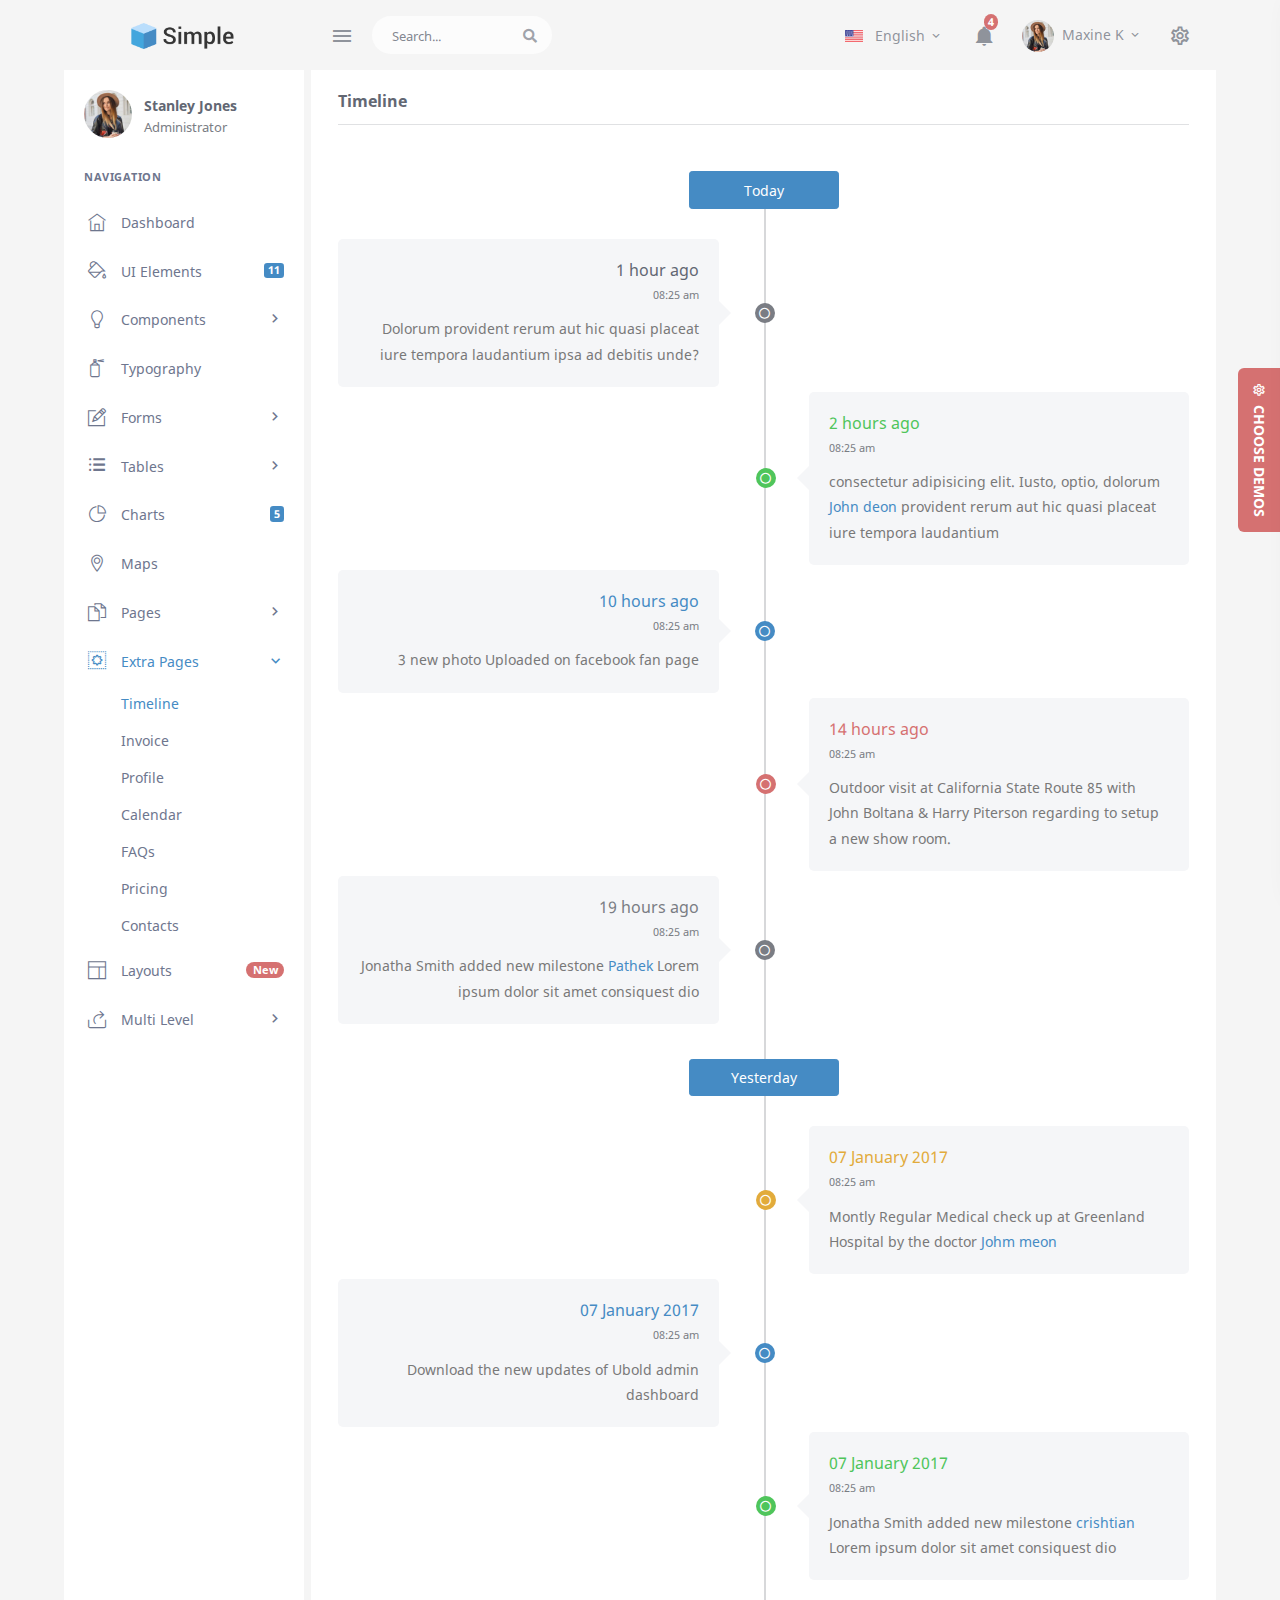
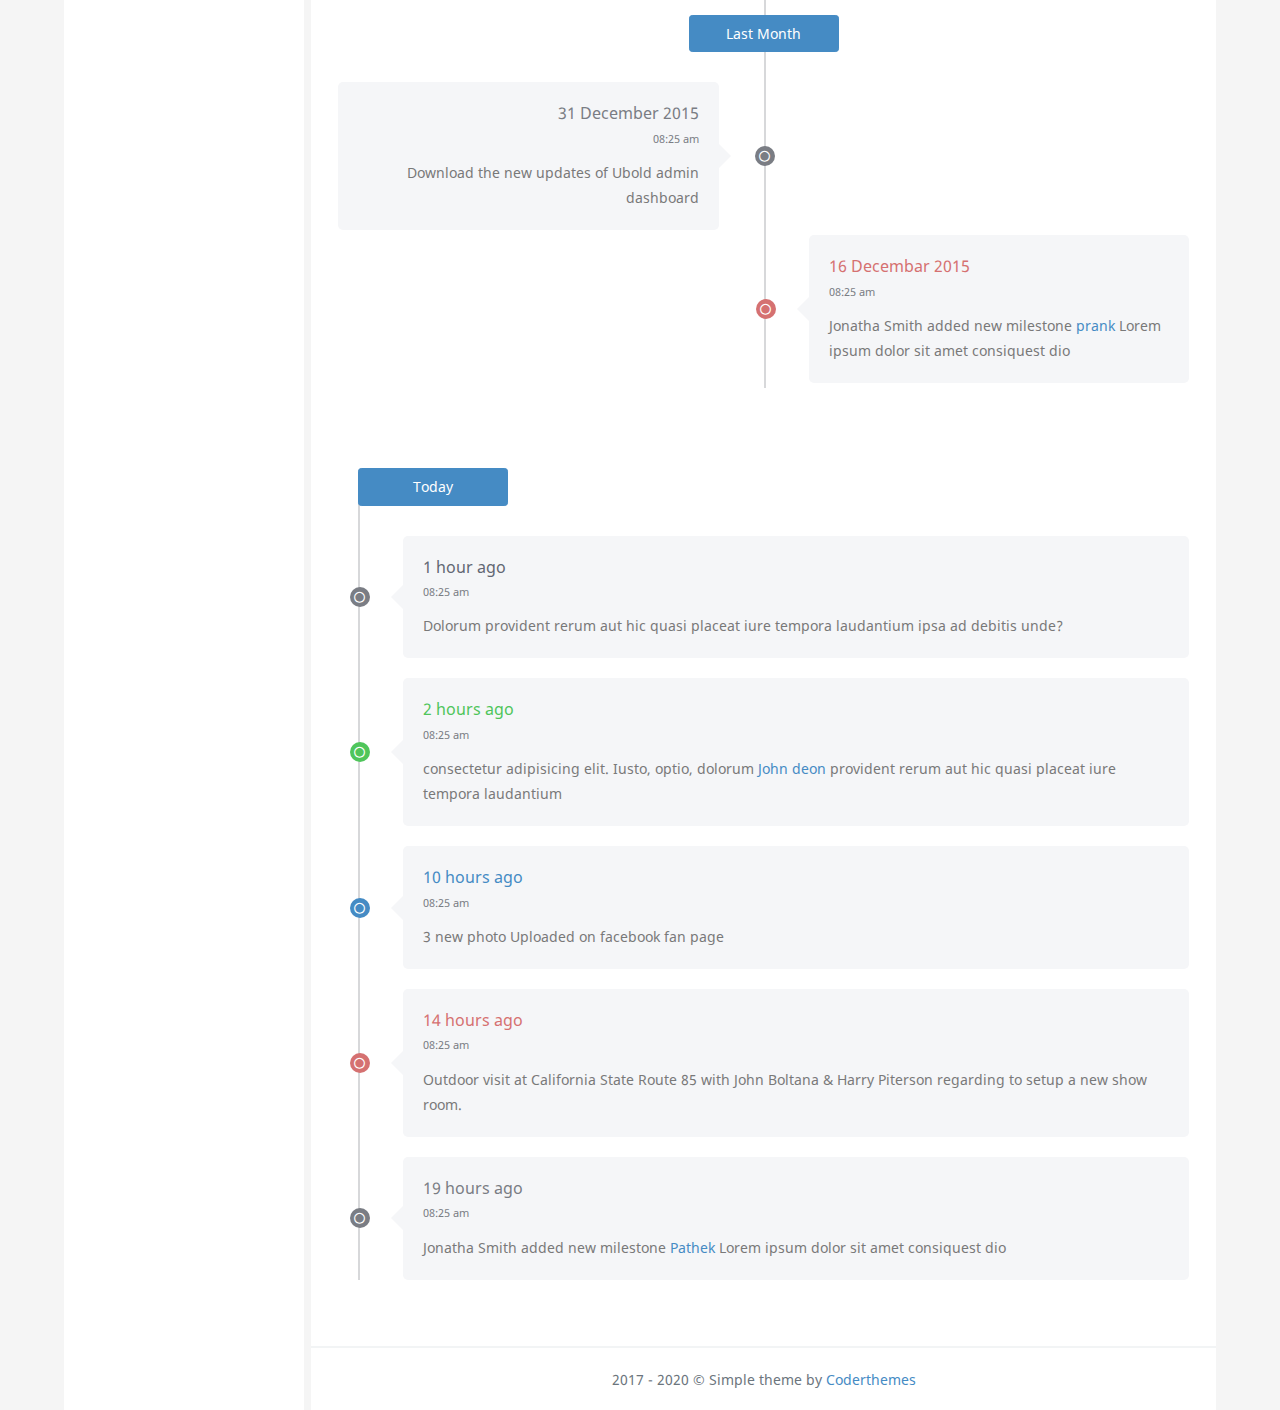
<file: resources/views/layout_admin/simple-admin-dashboard/extras-timeline.html>
﻿<!DOCTYPE html>
<html lang="en">

    <head>
        <meta charset="utf-8">
        <title>Timeline | Simple - Responsive Bootstrap 4 Admin Dashboard</title>
        <meta name="viewport" content="width=device-width, initial-scale=1.0">
        <meta content="Responsive bootstrap 4 admin template" name="description">
        <meta content="Coderthemes" name="author">
        <meta http-equiv="X-UA-Compatible" content="IE=edge">
        <!-- App favicon -->
        <link rel="shortcut icon" href="assets\images\favicon.ico">
        <!-- App css -->
        <link href="assets\css\bootstrap.min.css" rel="stylesheet" type="text/css" id="bootstrap-stylesheet">
        <link href="assets\css\icons.min.css" rel="stylesheet" type="text/css">
        <link href="assets\css\app.min.css" rel="stylesheet" type="text/css" id="app-stylesheet">

    </head>

    <body>

        <!-- Begin page -->
        <div id="wrapper">

            
            <!-- Topbar Start -->
            <div class="navbar-custom">
                <ul class="list-unstyled topnav-menu float-right mb-0">

                    <li class="dropdown d-none d-lg-block">
                        <a class="nav-link dropdown-toggle mr-0" data-toggle="dropdown" href="#" role="button" aria-haspopup="false" aria-expanded="false">
                            <img src="assets\images\flags\us.jpg" alt="user-image" class="mr-2" height="12"> <span class="align-middle">English <i class="mdi mdi-chevron-down"></i> </span>
                        </a>
                        <div class="dropdown-menu dropdown-menu-right">
                             <!-- item-->
                             <a href="javascript:void(0);" class="dropdown-item notify-item">
                                    <img src="assets\images\flags\spain.jpg" alt="user-image" class="mr-2" height="12"> <span class="align-middle">Spanish</span>
                             </a>

                             <!-- item-->
                             <a href="javascript:void(0);" class="dropdown-item notify-item">
                                    <img src="assets\images\flags\italy.jpg" alt="user-image" class="mr-2" height="12"> <span class="align-middle">Italian</span>
                             </a>

                            <!-- item-->
                            <a href="javascript:void(0);" class="dropdown-item notify-item">
                                <img src="assets\images\flags\french.jpg" alt="user-image" class="mr-2" height="12"> <span class="align-middle">French</span>
                            </a>

                            <!-- item-->
                            <a href="javascript:void(0);" class="dropdown-item notify-item">
                                <img src="assets\images\flags\russia.jpg" alt="user-image" class="mr-2" height="12"> <span class="align-middle">Russian</span>
                            </a>
                        </div>
                    </li>

                    <li class="dropdown notification-list">
                        <a class="nav-link dropdown-toggle" data-toggle="dropdown" href="#" role="button" aria-haspopup="false" aria-expanded="false">
                            <i class="mdi mdi-bell noti-icon"></i>
                            <span class="badge badge-danger rounded-circle noti-icon-badge">4</span>
                        </a>
                        <div class="dropdown-menu dropdown-menu-right dropdown-lg">

                            <!-- item-->
                            <div class="dropdown-item noti-title">
                                <h5 class="font-16 m-0">
                                    <span class="float-right">
                                        <a href="" class="text-dark">
                                            <small>Clear All</small>
                                        </a>
                                    </span>Notification
                                </h5>
                            </div>

                            <div class="slimscroll noti-scroll">

                                 <!-- item-->
                                 <a href="javascript:void(0);" class="dropdown-item notify-item">
                                        <div class="notify-icon bg-success"><i class="mdi mdi-comment-account-outline"></i></div>
                                        <p class="notify-details">Caleb Flakelar commented on Admin<small class="text-muted">1 min ago</small></p>
                                    </a>

                                    <!-- item-->
                                    <a href="javascript:void(0);" class="dropdown-item notify-item">
                                        <div class="notify-icon bg-info"><i class="mdi mdi-account-plus"></i></div>
                                        <p class="notify-details">New user registered.<small class="text-muted">5 hours ago</small></p>
                                    </a>

                                    <!-- item-->
                                    <a href="javascript:void(0);" class="dropdown-item notify-item">
                                        <div class="notify-icon bg-danger"><i class="mdi mdi-heart"></i></div>
                                        <p class="notify-details">Carlos Crouch liked <b>Admin</b><small class="text-muted">3 days ago</small></p>
                                    </a>

                                    <!-- item-->
                                    <a href="javascript:void(0);" class="dropdown-item notify-item">
                                        <div class="notify-icon bg-warning"><i class="mdi mdi-comment-account-outline"></i></div>
                                        <p class="notify-details">Caleb Flakelar commented on Admin<small class="text-muted">4 days ago</small></p>
                                    </a>

                                    <!-- item-->
                                    <a href="javascript:void(0);" class="dropdown-item notify-item">
                                        <div class="notify-icon bg-primary">
                                            <i class="mdi mdi-heart"></i>
                                        </div>
                                        <p class="notify-details">Carlos Crouch liked <b>Admin</b>
                                            <small class="text-muted">13 days ago</small>
                                        </p>
                                    </a>
                            </div>

                            <!-- All-->
                            <a href="javascript:void(0);" class="dropdown-item text-primary text-center notify-item notify-all ">
                                View all
                                <i class="fi-arrow-right"></i>
                            </a>

                        </div>
                    </li>

                    <li class="dropdown notification-list">
                        <a class="nav-link dropdown-toggle nav-user mr-0" data-toggle="dropdown" href="#" role="button" aria-haspopup="false" aria-expanded="false">
                            <img src="assets\images\users\avatar-1.jpg" alt="user-image" class="rounded-circle">
                            <span class="pro-user-name ml-1">
                                    Maxine K  <i class="mdi mdi-chevron-down"></i> 
                            </span>
                        </a>
                        <div class="dropdown-menu dropdown-menu-right profile-dropdown ">
                            <!-- item-->
                            <div class="dropdown-header noti-title">
                                <h6 class="text-overflow m-0">Welcome !</h6>
                            </div>

                            <!-- item-->
                            <a href="javascript:void(0);" class="dropdown-item notify-item">
                                <i class="mdi mdi-account-outline"></i>
                                <span>Profile</span>
                            </a>

                            <!-- item-->
                            <a href="javascript:void(0);" class="dropdown-item notify-item">
                                <i class="mdi mdi-settings-outline"></i>
                                <span>Settings</span>
                            </a>

                            <!-- item-->
                            <a href="javascript:void(0);" class="dropdown-item notify-item">
                                <i class="mdi mdi-lock-outline"></i>
                                <span>Lock Screen</span>
                            </a>

                            <div class="dropdown-divider"></div>

                            <!-- item-->
                            <a href="javascript:void(0);" class="dropdown-item notify-item">
                                <i class="mdi mdi-logout-variant"></i>
                                <span>Logout</span>
                            </a>

                        </div>
                    </li>

                    <li class="dropdown notification-list">
                        <a href="javascript:void(0);" class="nav-link right-bar-toggle">
                            <i class="mdi mdi-settings-outline noti-icon"></i>
                        </a>
                    </li>


                </ul>

                <!-- LOGO -->
                <div class="logo-box">
                    <a href="index.html" class="logo text-center logo-dark">
                        <span class="logo-lg">
                            <img src="assets\images\logo-dark.png" alt="" height="26">
                            <!-- <span class="logo-lg-text-dark">Simple</span> -->
                        </span>
                        <span class="logo-sm">
                            <!-- <span class="logo-lg-text-dark">S</span> -->
                            <img src="assets\images\logo-sm.png" alt="" height="22">
                        </span>
                    </a>

                    <a href="index.html" class="logo text-center logo-light">
                        <span class="logo-lg">
                            <img src="assets\images\logo-light.png" alt="" height="26">
                            <!-- <span class="logo-lg-text-light">Simple</span> -->
                        </span>
                        <span class="logo-sm">
                            <!-- <span class="logo-lg-text-light">S</span> -->
                            <img src="assets\images\logo-sm.png" alt="" height="22">
                        </span>
                    </a>
                </div>

                <ul class="list-unstyled topnav-menu topnav-menu-left m-0">
                    <li>
                        <button class="button-menu-mobile">
                            <i class="mdi mdi-menu"></i>
                        </button>
                    </li>
        
                    <li class="d-none d-sm-block">
                        <form class="app-search">
                            <div class="app-search-box">
                                <div class="input-group">
                                    <input type="text" class="form-control" placeholder="Search...">
                                    <div class="input-group-append">
                                        <button class="btn" type="submit">
                                            <i class="fas fa-search"></i>
                                        </button>
                                    </div>
                                </div>
                            </div>
                        </form>
                    </li>
                </ul>
            </div>
            <!-- end Topbar --> <!-- ========== Left Sidebar Start ========== -->
<div class="left-side-menu">


                <div class="user-box">
                        <div class="float-left">
                            <img src="assets\images\users\avatar-1.jpg" alt="" class="avatar-md rounded-circle">
                        </div>
                        <div class="user-info">
                            <a href="#">Stanley Jones</a>
                            <p class="text-muted m-0">Administrator</p>
                        </div>
                    </div>
    
            <!--- Sidemenu -->
            <div id="sidebar-menu">
    
                <ul class="metismenu" id="side-menu">
    
                    <li class="menu-title">Navigation</li>
    
                    <li>
                        <a href="index.html">
                            <i class="ti-home"></i>
                            <span> Dashboard </span>
                        </a>
                    </li>
    
                    <li>
                        <a href="ui-elements.html">
                            <i class="ti-paint-bucket"></i>
                            <span> UI Elements </span>
                            <span class="badge badge-primary float-right">11</span>
                        </a>
                    </li>
    
                    <li>
                        <a href="javascript: void(0);">
                            <i class="ti-light-bulb"></i>
                            <span> Components </span>
                            <span class="menu-arrow"></span>
                        </a>
                        <ul class="nav-second-level" aria-expanded="false">
                            <li><a href="components-range-slider.html">Range Slider</a></li>
                            <li><a href="components-alerts.html">Alerts</a></li>
                            <li><a href="components-icons.html">Icons</a></li>
                            <li><a href="components-widgets.html">Widgets</a></li>
                        </ul>
                    </li>

                    <li>
                        <a href="typography.html">
                            <i class="ti-spray"></i>
                            <span> Typography </span>
                        </a>
                    </li>
    
                    <li>
                        <a href="javascript: void(0);">
                            <i class="ti-pencil-alt"></i>
                            <span>  Forms  </span>
                            <span class="menu-arrow"></span>
                        </a>
                        <ul class="nav-second-level" aria-expanded="false">
                            <li><a href="forms-general.html">General Elements</a></li>
                            <li><a href="forms-advanced.html">Advanced Form</a></li>
                        </ul>
                    </li>
    
                    <li>
                        <a href="javascript: void(0);">
                            <i class="ti-menu-alt"></i>
                            <span>  Tables </span>
                            <span class="menu-arrow"></span>
                        </a>
                        <ul class="nav-second-level" aria-expanded="false">
                            <li><a href="tables-basic.html">Basic Tables</a></li>
                            <li><a href="tables-advanced.html">Advanced Tables</a></li>
                        </ul>
                    </li>
    
                    <li>
                        <a href="charts.html">
                            <i class="ti-pie-chart"></i>
                            <span>  Charts  </span>
                            <span class="badge badge-primary float-right">5</span>
                        </a>
                    </li>
    
                    <li>
                        <a href="maps.html">
                            <i class="ti-location-pin"></i>
                            <span> Maps </span>
                        </a>
                    </li>
    
                    <li>
                        <a href="javascript: void(0);">
                            <i class="ti-files"></i>
                            <span> Pages </span>
                            <span class="menu-arrow"></span>
                        </a>
                        <ul class="nav-second-level" aria-expanded="false">
                            <li><a href="pages-login.html">Login</a></li>
                            <li><a href="pages-register.html">Register</a></li>
                            <li><a href="pages-forget-password.html">Forget Password</a></li>
                            <li><a href="pages-lock-screen.html">Lock-screen</a></li>
                            <li><a href="pages-blank.html">Blank page</a></li>
                            <li><a href="pages-404.html">Error 404</a></li>
                            <li><a href="pages-confirm-mail.html">Confirm Mail</a></li>
                            <li><a href="pages-session-expired.html">Session Expired</a></li>
                        </ul>
                    </li>
    
                    <li>
                        <a href="javascript: void(0);">
                            <i class="ti-widget"></i>
                            <span> Extra Pages </span>
                            <span class="menu-arrow"></span>
                        </a>
                        <ul class="nav-second-level" aria-expanded="false">
    
                            <li><a href="extras-timeline.html">Timeline</a></li>
                            <li><a href="extras-invoice.html">Invoice</a></li>
                            <li><a href="extras-profile.html">Profile</a></li>
                            <li><a href="extras-calendar.html">Calendar</a></li>
                            <li><a href="extras-faqs.html">FAQs</a></li>
                            <li><a href="extras-pricing.html">Pricing</a></li>
                            <li><a href="extras-contacts.html">Contacts</a></li>
                        </ul>
                    </li>

                    <li>
                        <a href="javascript: void(0);">
                            <i class="ti-layout"></i>
                            <span> Layouts </span>
                            <span class="badge badge-danger badge-pill float-right">New</span>
                        </a>
                        <ul class="nav-second-level" aria-expanded="false">
                            <li><a href="layouts-horizontal.html">Horizontal</a></li>
                            <li><a href="layouts-dark-sidebar.html">Dark Sidebar</a></li>
                            <li><a href="layouts-small-sidebar.html">Small Sidebar</a></li>
                            <li><a href="layouts-sidebar-collapsed.html">Sidebar Collapsed</a></li>
                        </ul>
                    </li>
    
                    <li>
                        <a href="javascript: void(0);">
                            <i class="ti-share"></i>
                            <span>  Multi Level  </span>
                            <span class="menu-arrow"></span>
                        </a>
                        <ul class="nav-second-level nav" aria-expanded="false">
                            <li>
                                <a href="javascript: void(0);">Level 1.1</a>
                            </li>
                            <li>
                                <a href="javascript: void(0);" aria-expanded="false">Level 1.2
                                        <span class="menu-arrow"></span>
                                    </a>
                                <ul class="nav-third-level nav" aria-expanded="false">
                                    <li>
                                        <a href="javascript: void(0);">Level 2.1</a>
                                    </li>
                                    <li>
                                        <a href="javascript: void(0);">Level 2.2</a>
                                    </li>
                                </ul>
                            </li>
                        </ul>
                    </li>
                </ul>
    
            </div>
            <!-- End Sidebar -->
    
            <div class="clearfix"></div>

    
    </div>
    <!-- Left Sidebar End -->

            <!-- ============================================================== -->
            <!-- Start Page Content here -->
            <!-- ============================================================== -->

            <div class="content-page">
                <div class="content">

                    <!-- Start container-fluid -->
                    <div class="container-fluid">

                        <div class="row">
                            <div class="col-12">
                                <div>
                                    <h4 class="header-title mb-3">Timeline</h4>
                                </div>
                            </div>
                        </div>
                        <!-- end row -->

                        <div class="row">
                            <div class="col-sm-12">
                                <div class="timeline" dir="ltr">
                                    <article class="timeline-item alt">
                                        <div class="text-right">
                                            <div class="time-show first">
                                                <a href="#" class="btn btn-primary">Today</a>
                                            </div>
                                        </div>
                                    </article>
                                    <article class="timeline-item alt">
                                        <div class="timeline-desk">
                                            <div class="panel">
                                                <div class="timeline-box">
                                                    <span class="arrow-alt"></span>
                                                    <span class="timeline-icon"><i class="mdi mdi-checkbox-blank-circle-outline"></i></span>
                                                    <h4 class="">1 hour ago</h4>
                                                    <p class="timeline-date text-muted"><small>08:25 am</small></p>
                                                    <p>Dolorum provident rerum aut hic quasi placeat iure tempora laudantium ipsa ad debitis unde? </p>
                                                </div>
                                            </div>
                                        </div>
                                    </article>
                                    <article class="timeline-item ">
                                        <div class="timeline-desk">
                                            <div class="panel">
                                                <div class="timeline-box">
                                                    <span class="arrow"></span>
                                                    <span class="timeline-icon bg-success"><i class="mdi mdi-checkbox-blank-circle-outline"></i></span>
                                                    <h4 class="text-success">2 hours ago</h4>
                                                    <p class="timeline-date text-muted"><small>08:25 am</small></p>
                                                    <p>consectetur adipisicing elit. Iusto, optio, dolorum <a href="#">John deon</a> provident rerum aut hic quasi placeat iure tempora laudantium </p>

                                                </div>
                                            </div>
                                        </div>
                                    </article>
                                    <article class="timeline-item alt">
                                        <div class="timeline-desk">
                                            <div class="panel">
                                                <div class="timeline-box">
                                                    <span class="arrow-alt"></span>
                                                    <span class="timeline-icon bg-primary"><i class="mdi mdi-checkbox-blank-circle-outline"></i></span>
                                                    <h4 class="text-primary">10 hours ago</h4>
                                                    <p class="timeline-date text-muted"><small>08:25 am</small></p>
                                                    <p>3 new photo Uploaded on facebook fan page</p>
                                                    <!--<div class="album">-->
                                                    <!--<a href="#">-->
                                                    <!--<img alt="" src="assets/images/small/img-1.jpg">-->
                                                    <!--</a>-->
                                                    <!--<a href="#">-->
                                                    <!--<img alt="" src="assets/images/small/img-2.jpg">-->
                                                    <!--</a>-->
                                                    <!--<a href="#">-->
                                                    <!--<img alt="" src="assets/images/small/img-3.jpg">-->
                                                    <!--</a>-->
                                                    <!--</div>-->
                                                    <div class="clearfix"></div>
                                                </div>
                                            </div>
                                        </div>
                                    </article>
                                    <article class="timeline-item">
                                        <div class="timeline-desk">
                                            <div class="panel">
                                                <div class="timeline-box">
                                                    <span class="arrow"></span>
                                                    <span class="timeline-icon bg-danger"><i class="mdi mdi-checkbox-blank-circle-outline"></i></span>
                                                    <h4 class="text-danger">14 hours ago</h4>
                                                    <p class="timeline-date text-muted"><small>08:25 am</small></p>
                                                    <p>Outdoor visit at California State Route 85 with John Boltana & Harry Piterson regarding to setup a new show room.</p>
                                                </div>
                                            </div>
                                        </div>
                                    </article>
                                    <article class="timeline-item alt">
                                        <div class="timeline-desk">
                                            <div class="panel">
                                                <div class="timeline-box">
                                                    <span class="arrow-alt"></span>
                                                    <span class="timeline-icon"><i class="mdi mdi-checkbox-blank-circle-outline"></i></span>
                                                    <h4 class="text-muted">19 hours ago</h4>
                                                    <p class="timeline-date text-muted"><small>08:25 am</small></p>
                                                    <p>Jonatha Smith added new milestone <span><a href="#">Pathek</a></span> Lorem ipsum dolor sit amet consiquest dio</p>
                                                </div>
                                            </div>
                                        </div>
                                    </article>

                                    <article class="timeline-item alt">
                                        <div class="text-right">
                                            <div class="time-show">
                                                <a href="#" class="btn btn-primary">Yesterday</a>
                                            </div>
                                        </div>
                                    </article>
                                    <article class="timeline-item">
                                        <div class="timeline-desk">
                                            <div class="panel">
                                                <div class="timeline-box">
                                                    <span class="arrow"></span>
                                                    <span class="timeline-icon bg-warning"><i class="mdi mdi-checkbox-blank-circle-outline"></i></span>
                                                    <h4 class="text-warning">07 January 2017</h4>
                                                    <p class="timeline-date text-muted"><small>08:25 am</small></p>
                                                    <p>Montly Regular Medical check up at Greenland Hospital by the doctor <span><a href="#"> Johm meon </a></span>
                                                    </p>

                                                </div>
                                            </div>
                                        </div>
                                    </article>
                                    <article class="timeline-item alt">
                                        <div class="timeline-desk">
                                            <div class="panel">
                                                <div class="timeline-box">
                                                    <span class="arrow-alt"></span>
                                                    <span class="timeline-icon bg-primary"><i class="mdi mdi-checkbox-blank-circle-outline"></i></span>
                                                    <h4 class="text-primary">07 January 2017</h4>
                                                    <p class="timeline-date text-muted"><small>08:25 am</small></p>
                                                    <p>Download the new updates of Ubold admin dashboard</p>
                                                </div>
                                            </div>
                                        </div>
                                    </article>

                                    <article class="timeline-item">
                                        <div class="timeline-desk">
                                            <div class="panel">
                                                <div class="timeline-box">
                                                    <span class="arrow"></span>
                                                    <span class="timeline-icon bg-success"><i class="mdi mdi-checkbox-blank-circle-outline"></i></span>
                                                    <h4 class="text-success">07 January 2017</h4>
                                                    <p class="timeline-date text-muted"><small>08:25 am</small></p>
                                                    <p>Jonatha Smith added new milestone <span><a class="blue" href="#">crishtian</a></span> Lorem ipsum dolor sit amet consiquest dio</p>
                                                </div>
                                            </div>
                                        </div>
                                    </article>
                                    <article class="timeline-item alt">
                                        <div class="text-right">
                                            <div class="time-show">
                                                <a href="#" class="btn btn-primary">Last Month</a>
                                            </div>
                                        </div>
                                    </article>

                                    <article class="timeline-item alt">
                                        <div class="timeline-desk">
                                            <div class="panel">
                                                <div class="timeline-box">
                                                    <span class="arrow-alt"></span>
                                                    <span class="timeline-icon"><i class="mdi mdi-checkbox-blank-circle-outline"></i></span>
                                                    <h4 class="text-muted">31 December 2015</h4>
                                                    <p class="timeline-date text-muted"><small>08:25 am</small></p>
                                                    <p>Download the new updates of Ubold admin dashboard</p>
                                                </div>
                                            </div>
                                        </div>
                                    </article>

                                    <article class="timeline-item">
                                        <div class="timeline-desk">
                                            <div class="panel">
                                                <div class="timeline-box">
                                                    <span class="arrow"></span>
                                                    <span class="timeline-icon bg-danger"><i class="mdi mdi-checkbox-blank-circle-outline"></i></span>
                                                    <h4 class="text-danger">16 Decembar 2015</h4>
                                                    <p class="timeline-date text-muted"><small>08:25 am</small></p>
                                                    <p>Jonatha Smith added new milestone <span><a href="#">prank</a></span> Lorem ipsum dolor sit amet consiquest dio</p>
                                                </div>
                                            </div>
                                        </div>
                                    </article>

                                </div>
                            </div>
                        </div>
                        <!-- end row -->

                        <div class="row">
                            <div class="col-sm-12">
                                <div class="timeline timeline-left">
                                    <article class="timeline-item alt">
                                        <div class="text-left">
                                            <div class="time-show first">
                                                <a href="#" class="btn btn-primary">Today</a>
                                            </div>
                                        </div>
                                    </article>
                                    <article class="timeline-item">
                                        <div class="timeline-desk">
                                            <div class="panel">
                                                <div class="timeline-box">
                                                    <span class="arrow"></span>
                                                    <span class="timeline-icon"><i class="mdi mdi-checkbox-blank-circle-outline"></i></span>
                                                    <h4 class="">1 hour ago</h4>
                                                    <p class="timeline-date text-muted"><small>08:25 am</small></p>
                                                    <p>Dolorum provident rerum aut hic quasi placeat iure tempora laudantium ipsa ad debitis unde? </p>
                                                </div>
                                            </div>
                                        </div>
                                    </article>
                                    <article class="timeline-item ">
                                        <div class="timeline-desk">
                                            <div class="panel">
                                                <div class="timeline-box">
                                                    <span class="arrow"></span>
                                                    <span class="timeline-icon bg-success"><i class="mdi mdi-checkbox-blank-circle-outline"></i></span>
                                                    <h4 class="text-success">2 hours ago</h4>
                                                    <p class="timeline-date text-muted"><small>08:25 am</small></p>
                                                    <p>consectetur adipisicing elit. Iusto, optio, dolorum <a href="#">John deon</a> provident rerum aut hic quasi placeat iure tempora laudantium </p>

                                                </div>
                                            </div>
                                        </div>
                                    </article>
                                    <article class="timeline-item">
                                        <div class="timeline-desk">
                                            <div class="panel">
                                                <div class="timeline-box">
                                                    <span class="arrow"></span>
                                                    <span class="timeline-icon bg-primary"><i class="mdi mdi-checkbox-blank-circle-outline"></i></span>
                                                    <h4 class="text-primary">10 hours ago</h4>
                                                    <p class="timeline-date text-muted"><small>08:25 am</small></p>
                                                    <p>3 new photo Uploaded on facebook fan page</p>
                                                    <!--<div class="album">-->
                                                    <!--<a href="#">-->
                                                    <!--<img alt="" src="assets/images/small/img-1.jpg">-->
                                                    <!--</a>-->
                                                    <!--<a href="#">-->
                                                    <!--<img alt="" src="assets/images/small/img-2.jpg">-->
                                                    <!--</a>-->
                                                    <!--<a href="#">-->
                                                    <!--<img alt="" src="assets/images/small/img-3.jpg">-->
                                                    <!--</a>-->
                                                    <!--</div>-->
                                                    <div class="clearfix"></div>
                                                </div>
                                            </div>
                                        </div>
                                    </article>
                                    <article class="timeline-item">
                                        <div class="timeline-desk">
                                            <div class="panel">
                                                <div class="timeline-box">
                                                    <span class="arrow"></span>
                                                    <span class="timeline-icon bg-danger"><i class="mdi mdi-checkbox-blank-circle-outline"></i></span>
                                                    <h4 class="text-danger">14 hours ago</h4>
                                                    <p class="timeline-date text-muted"><small>08:25 am</small></p>
                                                    <p>Outdoor visit at California State Route 85 with John Boltana & Harry Piterson regarding to setup a new show room.</p>
                                                </div>
                                            </div>
                                        </div>
                                    </article>
                                    <article class="timeline-item">
                                        <div class="timeline-desk">
                                            <div class="panel">
                                                <div class="timeline-box">
                                                    <span class="arrow"></span>
                                                    <span class="timeline-icon"><i class="mdi mdi-checkbox-blank-circle-outline"></i></span>
                                                    <h4 class="text-muted">19 hours ago</h4>
                                                    <p class="timeline-date text-muted"><small>08:25 am</small></p>
                                                    <p>Jonatha Smith added new milestone <span><a href="#">Pathek</a></span> Lorem ipsum dolor sit amet consiquest dio</p>
                                                </div>
                                            </div>
                                        </div>
                                    </article>

                                </div>
                            </div>
                        </div>
                        <!-- end row -->

                    </div>
                    <!-- end container-fluid -->

                    

                    <!-- Footer Start -->
                    <footer class="footer">
                        <div class="container-fluid">
                            <div class="row">
                                <div class="col-md-12">
                                    2017 - 2020 &copy; Simple theme by <a href="">Coderthemes</a>
                                </div>
                            </div>
                        </div>
                    </footer>
                    <!-- end Footer -->

                </div>
                <!-- end content -->

            </div>
            <!-- END content-page -->

        </div>
        <!-- END wrapper -->
        
        
        <!-- Right Sidebar -->
        <div class="right-bar">
            <div class="rightbar-title">
                <a href="javascript:void(0);" class="right-bar-toggle float-right">
                    <i class="mdi mdi-close"></i>
                </a>
                <h5 class="font-16 m-0 text-white">Theme Customizer</h5>
            </div>
            <div class="slimscroll-menu">
        
                <div class="p-4">
                    <div class="alert alert-warning" role="alert">
                        <strong>Customize </strong> the overall color scheme, layout, etc.
                    </div>
                    <div class="mb-2">
                        <img src="assets\images\layouts\light.png" class="img-fluid img-thumbnail" alt="">
                    </div>
                    <div class="custom-control custom-switch mb-3">
                        <input type="checkbox" class="custom-control-input theme-choice" id="light-mode-switch" checked="">
                        <label class="custom-control-label" for="light-mode-switch">Light Mode</label>
                    </div>
            
                    <div class="mb-2">
                        <img src="assets\images\layouts\dark.png" class="img-fluid img-thumbnail" alt="">
                    </div>
                    <div class="custom-control custom-switch mb-3">
                        <input type="checkbox" class="custom-control-input theme-choice" id="dark-mode-switch" data-bsstyle="assets/css/bootstrap-dark.min.css" data-appstyle="assets/css/app-dark.min.css">
                        <label class="custom-control-label" for="dark-mode-switch">Dark Mode</label>
                    </div>
            
                    <div class="mb-2">
                        <img src="assets\images\layouts\rtl.png" class="img-fluid img-thumbnail" alt="">
                    </div>
                    <div class="custom-control custom-switch mb-5">
                        <input type="checkbox" class="custom-control-input theme-choice" id="rtl-mode-switch" data-appstyle="assets/css/app-rtl.min.css">
                        <label class="custom-control-label" for="rtl-mode-switch">RTL Mode</label>
                    </div>

                    <a href="https://1.envato.market/EK71X" class="btn btn-danger btn-block mt-3" target="_blank"><i class="mdi mdi-download mr-1"></i> Download Now</a>
                </div>
            </div> <!-- end slimscroll-menu-->
        </div>
        <!-- /Right-bar -->

        <!-- Right bar overlay-->
        <div class="rightbar-overlay"></div>

        <a href="javascript:void(0);" class="right-bar-toggle demos-show-btn">
            <i class="mdi mdi-settings-outline mdi-spin"></i> &nbsp;Choose Demos
        </a>

        <!-- Vendor js -->
        <script src="assets\js\vendor.min.js"></script>

        <!-- App js -->
        <script src="assets\js\app.min.js"></script>

    </body>

</html>
</file>
<file: resources/views/layout_page/web/css/styles.css>
/* Template: Aria - Business HTML Landing Page Template
   Author: Inovatik
   Created: Jul 2019
   Description: Master CSS file
*/


/*****************************************
Table Of Contents:

01. General Styles
02. Preloader
03. Navigation
04. Header
05. Intro
06. Description
07. Services
08. Details 1
09. Details 2
10. Testimonials
11. Call Me
12. Projects
13. Project Lightboxes
14. Team
15. About
16. Contact
17. Footer
18. Copyright
19. Back To Top Button
20. Extra Pages
21. Media Queries
******************************************/


/*****************************************
Colors:

- Backgrounds - light gray #fbfbfb
- Background - dark blue #153e52
- Backgrounds navbar, footer - dark gray #113448
- Buttons, bullets, icons - green #14bf98
- Headings text - black #484a46
- Body text - gray #787976
- Body text - light gray #dfe5ec
******************************************/


/******************************/


/*     01. General Styles     */


/******************************/

body,
html {
    width: 100%;
    height: 100%;
}

body,
p {
    color: #787976;
    font: 400 1rem/1.5625rem "Open Sans", sans-serif;
}

.p-large {
    font: 400 1.125rem/1.625rem "Open Sans", sans-serif;
}

.p-small {
    font: 400 0.875rem/1.375rem "Open Sans", sans-serif;
}

.p-heading {
    margin-bottom: 3.5rem;
    text-align: center;
}

.li-space-lg li {
    margin-bottom: 0.375rem;
}

.indent {
    padding-left: 1.25rem;
}

h1 {
    color: #484a46;
    font: 700 2.5rem/3rem "Montserrat", sans-serif;
}

h2 {
    color: #484a46;
    font: 700 1.75rem/2.125rem "Montserrat", sans-serif;
}

h3 {
    color: #484a46;
    font: 700 1.375rem/1.75rem "Montserrat", sans-serif;
}

h4 {
    color: #484a46;
    font: 700 1.25rem/1.625rem "Montserrat", sans-serif;
}

h5 {
    color: #484a46;
    font: 700 1.125rem/1.5rem "Montserrat", sans-serif;
}

h6 {
    color: #484a46;
    font: 700 1rem/1.375rem "Montserrat", sans-serif;
}

a {
    color: #787976;
    text-decoration: underline;
}

a:hover {
    color: #787976;
    text-decoration: underline;
}

a.green {
    color: #14bf98;
}

a.white,
.white {
    color: #dfe5ec;
}

.testimonial-text {
    font-style: italic;
}

.testimonial-author {
    font: 700 1rem/1.375rem "Montserrat", sans-serif;
}

strong {
    color: #484a46;
}

.section-title {
    color: #14bf98;
    font: 500 0.8125rem/1.125rem "Montserrat", sans-serif;
}

.btn-solid-reg {
    display: inline-block;
    padding: 1.1875rem 1.875rem 1.1875rem 1.875rem;
    border: 0.125rem solid #14bf98;
    border-radius: 0.25rem;
    background-color: #14bf98;
    color: #fff;
    font: 700 0.75rem/0 "Montserrat", sans-serif;
    text-decoration: none;
    transition: all 0.2s;
}

.btn-solid-reg:hover {
    background-color: transparent;
    color: #14bf98;
    text-decoration: none;
}

.btn-solid-lg {
    display: inline-block;
    padding: 1.375rem 2.125rem 1.375rem 2.125rem;
    border: 0.125rem solid #14bf98;
    border-radius: 0.25rem;
    background-color: #14bf98;
    color: #fff;
    font: 700 0.75rem/0 "Montserrat", sans-serif;
    text-decoration: none;
    transition: all 0.2s;
}

.btn-solid-lg:hover {
    background-color: transparent;
    color: #14bf98;
    text-decoration: none;
}

.btn-outline-reg {
    display: inline-block;
    padding: 1.1875rem 1.875rem 1.1875rem 1.875rem;
    border: 0.125rem solid #787976;
    border-radius: 0.25rem;
    background-color: transparent;
    color: #787976;
    font: 700 0.75rem/0 "Montserrat", sans-serif;
    text-decoration: none;
    transition: all 0.2s;
}

.btn-outline-reg:hover {
    background-color: #787976;
    color: #fff;
    text-decoration: none;
}

.btn-outline-lg {
    display: inline-block;
    padding: 1.375rem 2.125rem 1.375rem 2.125rem;
    border: 0.125rem solid #787976;
    border-radius: 0.25rem;
    background-color: transparent;
    color: #787976;
    font: 700 0.75rem/0 "Montserrat", sans-serif;
    text-decoration: none;
    transition: all 0.2s;
}

.btn-outline-lg:hover {
    background-color: #787976;
    color: #fff;
    text-decoration: none;
}

.btn-outline-sm {
    display: inline-block;
    padding: 1rem 1.625rem 0.9375rem 1.625rem;
    border: 0.125rem solid #787976;
    border-radius: 0.25rem;
    background-color: transparent;
    color: #787976;
    font: 700 0.75rem/0 "Montserrat", sans-serif;
    text-decoration: none;
    transition: all 0.2s;
}

.btn-outline-sm:hover {
    background-color: #787976;
    color: #fff;
    text-decoration: none;
}

.form-group {
    position: relative;
    margin-bottom: 1.25rem;
}

.form-group.has-error.has-danger {
    margin-bottom: 0.625rem;
}

.form-group.has-error.has-danger .help-block.with-errors ul {
    margin-top: 0.375rem;
}

.label-control {
    position: absolute;
    top: 0.8125rem;
    left: 1.375rem;
    color: #787976;
    opacity: 1;
    font: 400 0.875rem/1.375rem "Open Sans", sans-serif;
    cursor: text;
    transition: all 0.2s ease;
}


/* IE10+ hack to solve lower label text position compared to the rest of the browsers */

@media screen and (-ms-high-contrast: active),
screen and (-ms-high-contrast: none) {
    .label-control {
        top: 0.9375rem;
    }
}

.form-control-input:focus+.label-control,
.form-control-input.notEmpty+.label-control,
.form-control-textarea:focus+.label-control,
.form-control-textarea.notEmpty+.label-control {
    top: 0.125rem;
    opacity: 1;
    font-size: 0.75rem;
    font-weight: 500;
}

.form-control-input,
.form-control-select {
    display: block;
    /* needed for proper display of the label in Firefox, IE, Edge */
    width: 100%;
    padding-top: 1.25rem;
    padding-bottom: 0.25rem;
    padding-left: 1.3125rem;
    border: 1px solid #dadada;
    border-radius: 0.25rem;
    background-color: #fff;
    color: #787976;
    font: 400 0.875rem/1.375rem "Open Sans", sans-serif;
    transition: all 0.2s;
    -webkit-appearance: none;
    /* removes inner shadow on form inputs on ios safari */
}

.form-control-select {
    padding-top: 0.5rem;
    padding-bottom: 0.5rem;
    height: 3rem;
}


/* IE10+ hack to solve lower label text position compared to the rest of the browsers */

@media screen and (-ms-high-contrast: active),
screen and (-ms-high-contrast: none) {
    .form-control-input {
        padding-top: 1.25rem;
        padding-bottom: 0.75rem;
        line-height: 1.75rem;
    }
    .form-control-select {
        padding-top: 0.875rem;
        padding-bottom: 0.75rem;
        height: 3.125rem;
        line-height: 2.125rem;
    }
}

select {
    /* you should keep these first rules in place to maintain cross-browser behavior */
    -webkit-appearance: none;
    -moz-appearance: none;
    -ms-appearance: none;
    -o-appearance: none;
    appearance: none;
    background-image: url('../images/down-arrow.png');
    background-position: 96% 50%;
    background-repeat: no-repeat;
    outline: none;
}

select::-ms-expand {
    display: none;
    /* removes the ugly default down arrow on select form field in IE11 */
}

.form-control-textarea {
    display: block;
    /* used to eliminate a bottom gap difference between Chrome and IE/FF */
    width: 100%;
    height: 8rem;
    /* used instead of html rows to normalize height between Chrome and IE/FF */
    padding-top: 1.25rem;
    padding-left: 1.3125rem;
    border: 1px solid #dadada;
    border-radius: 0.25rem;
    background-color: #fff;
    color: #787976;
    font: 400 1rem/1.5625rem "Open Sans", sans-serif;
    transition: all 0.2s;
}

.form-control-input:focus,
.form-control-select:focus,
.form-control-textarea:focus {
    border: 1px solid #a1a1a1;
    outline: none;
    /* Removes blue border on focus */
}

.form-control-input:hover,
.form-control-select:hover,
.form-control-textarea:hover {
    border: 1px solid #a1a1a1;
}

.checkbox {
    font: 400 0.875rem/1.375rem "Open Sans", sans-serif;
}

input[type='checkbox'] {
    vertical-align: -15%;
    margin-right: 0.375rem;
}


/* IE10+ hack to raise checkbox field position compared to the rest of the browsers */

@media screen and (-ms-high-contrast: active),
screen and (-ms-high-contrast: none) {
    input[type='checkbox'] {
        vertical-align: -9%;
    }
}

.form-control-submit-button {
    display: inline-block;
    width: 100%;
    height: 3.125rem;
    border: 0.125rem solid #14bf98;
    border-radius: 0.25rem;
    background-color: #14bf98;
    color: #fff;
    font: 700 0.75rem/1.75rem "Montserrat", sans-serif;
    cursor: pointer;
    transition: all 0.2s;
}

.form-control-submit-button:hover {
    background-color: transparent;
    color: #14bf98;
}


/* Form Success And Error Message Formatting */

#lmsgSubmit.h3.text-center.tada.animated,
#cmsgSubmit.h3.text-center.tada.animated,
#pmsgSubmit.h3.text-center.tada.animated,
#lmsgSubmit.h3.text-center,
#cmsgSubmit.h3.text-center,
#pmsgSubmit.h3.text-center {
    display: block;
    margin-bottom: 0;
    color: #b93636;
    font: 400 1.125rem/1rem "Open Sans", sans-serif;
}

.help-block.with-errors .list-unstyled {
    color: #787976;
    font-size: 0.75rem;
    line-height: 1.125rem;
    text-align: left;
}

.help-block.with-errors ul {
    margin-bottom: 0;
}


/* end of form success and error message formatting */


/* Form Success And Error Message Animation - Animate.css */

@-webkit-keyframes tada {
    from {
        -webkit-transform: scale3d(1, 1, 1);
        -ms-transform: scale3d(1, 1, 1);
        transform: scale3d(1, 1, 1);
    }
    10%,
    20% {
        -webkit-transform: scale3d(.9, .9, .9) rotate3d(0, 0, 1, -3deg);
        -ms-transform: scale3d(.9, .9, .9) rotate3d(0, 0, 1, -3deg);
        transform: scale3d(.9, .9, .9) rotate3d(0, 0, 1, -3deg);
    }
    30%,
    50%,
    70%,
    90% {
        -webkit-transform: scale3d(1.1, 1.1, 1.1) rotate3d(0, 0, 1, 3deg);
        -ms-transform: scale3d(1.1, 1.1, 1.1) rotate3d(0, 0, 1, 3deg);
        transform: scale3d(1.1, 1.1, 1.1) rotate3d(0, 0, 1, 3deg);
    }
    40%,
    60%,
    80% {
        -webkit-transform: scale3d(1.1, 1.1, 1.1) rotate3d(0, 0, 1, -3deg);
        -ms-transform: scale3d(1.1, 1.1, 1.1) rotate3d(0, 0, 1, -3deg);
        transform: scale3d(1.1, 1.1, 1.1) rotate3d(0, 0, 1, -3deg);
    }
    to {
        -webkit-transform: scale3d(1, 1, 1);
        -ms-transform: scale3d(1, 1, 1);
        transform: scale3d(1, 1, 1);
    }
}

@keyframes tada {
    from {
        -webkit-transform: scale3d(1, 1, 1);
        -ms-transform: scale3d(1, 1, 1);
        transform: scale3d(1, 1, 1);
    }
    10%,
    20% {
        -webkit-transform: scale3d(.9, .9, .9) rotate3d(0, 0, 1, -3deg);
        -ms-transform: scale3d(.9, .9, .9) rotate3d(0, 0, 1, -3deg);
        transform: scale3d(.9, .9, .9) rotate3d(0, 0, 1, -3deg);
    }
    30%,
    50%,
    70%,
    90% {
        -webkit-transform: scale3d(1.1, 1.1, 1.1) rotate3d(0, 0, 1, 3deg);
        -ms-transform: scale3d(1.1, 1.1, 1.1) rotate3d(0, 0, 1, 3deg);
        transform: scale3d(1.1, 1.1, 1.1) rotate3d(0, 0, 1, 3deg);
    }
    40%,
    60%,
    80% {
        -webkit-transform: scale3d(1.1, 1.1, 1.1) rotate3d(0, 0, 1, -3deg);
        -ms-transform: scale3d(1.1, 1.1, 1.1) rotate3d(0, 0, 1, -3deg);
        transform: scale3d(1.1, 1.1, 1.1) rotate3d(0, 0, 1, -3deg);
    }
    to {
        -webkit-transform: scale3d(1, 1, 1);
        -ms-transform: scale3d(1, 1, 1);
        transform: scale3d(1, 1, 1);
    }
}

.tada {
    -webkit-animation-name: tada;
    animation-name: tada;
}

.animated {
    -webkit-animation-duration: 1s;
    animation-duration: 1s;
    -webkit-animation-fill-mode: both;
    animation-fill-mode: both;
}


/* end of form success and error message animation - Animate.css */


/* Fade-move Animation For Lightbox - Magnific Popup */


/* at start */

.my-mfp-slide-bottom .zoom-anim-dialog {
    opacity: 0;
    transition: all 0.2s ease-out;
    -webkit-transform: translateY(-1.25rem) perspective(37.5rem) rotateX(10deg);
    -ms-transform: translateY(-1.25rem) perspective(37.5rem) rotateX(10deg);
    transform: translateY(-1.25rem) perspective(37.5rem) rotateX(10deg);
}


/* animate in */

.my-mfp-slide-bottom.mfp-ready .zoom-anim-dialog {
    opacity: 1;
    -webkit-transform: translateY(0) perspective(37.5rem) rotateX(0);
    -ms-transform: translateY(0) perspective(37.5rem) rotateX(0);
    transform: translateY(0) perspective(37.5rem) rotateX(0);
}


/* animate out */

.my-mfp-slide-bottom.mfp-removing .zoom-anim-dialog {
    opacity: 0;
    -webkit-transform: translateY(-0.625rem) perspective(37.5rem) rotateX(10deg);
    -ms-transform: translateY(-0.625rem) perspective(37.5rem) rotateX(10deg);
    transform: translateY(-0.625rem) perspective(37.5rem) rotateX(10deg);
}


/* dark overlay, start state */

.my-mfp-slide-bottom.mfp-bg {
    opacity: 0;
    transition: opacity 0.2s ease-out;
}


/* animate in */

.my-mfp-slide-bottom.mfp-ready.mfp-bg {
    opacity: 0.8;
}


/* animate out */

.my-mfp-slide-bottom.mfp-removing.mfp-bg {
    opacity: 0;
}


/* end of fade-move animation for lightbox - magnific popup */


/* Fade Animation For Image Slider - Magnific Popup */

@-webkit-keyframes fadeIn {
    from {
        opacity: 0;
    }
    to {
        opacity: 1;
    }
}

@keyframes fadeIn {
    from {
        opacity: 0;
    }
    to {
        opacity: 1;
    }
}

.fadeIn {
    -webkit-animation: fadeIn 0.6s;
    animation: fadeIn 0.6s;
}

@-webkit-keyframes fadeOut {
    from {
        opacity: 1;
    }
    to {
        opacity: 0;
    }
}

@keyframes fadeOut {
    from {
        opacity: 1;
    }
    to {
        opacity: 0;
    }
}

.fadeOut {
    -webkit-animation: fadeOut 0.8s;
    animation: fadeOut 0.8s;
}


/* end of fade animation for image slider - magnific popup */


/*************************/


/*     02. Preloader     */


/*************************/

.spinner-wrapper {
    position: fixed;
    z-index: 999999;
    top: 0;
    right: 0;
    bottom: 0;
    left: 0;
    background: #113448;
}

.spinner {
    position: absolute;
    top: 50%;
    /* centers the loading animation vertically one the screen */
    left: 50%;
    /* centers the loading animation horizontally one the screen */
    width: 3.75rem;
    height: 1.25rem;
    margin: -0.625rem 0 0 -1.875rem;
    /* is width and height divided by two */
    text-align: center;
}

.spinner>div {
    display: inline-block;
    width: 1rem;
    height: 1rem;
    border-radius: 100%;
    background-color: #fff;
    -webkit-animation: sk-bouncedelay 1.4s infinite ease-in-out both;
    animation: sk-bouncedelay 1.4s infinite ease-in-out both;
}

.spinner .bounce1 {
    -webkit-animation-delay: -0.32s;
    animation-delay: -0.32s;
}

.spinner .bounce2 {
    -webkit-animation-delay: -0.16s;
    animation-delay: -0.16s;
}

@-webkit-keyframes sk-bouncedelay {
    0%,
    80%,
    100% {
        -webkit-transform: scale(0);
    }
    40% {
        -webkit-transform: scale(1.0);
    }
}

@keyframes sk-bouncedelay {
    0%,
    80%,
    100% {
        -webkit-transform: scale(0);
        -ms-transform: scale(0);
        transform: scale(0);
    }
    40% {
        -webkit-transform: scale(1.0);
        -ms-transform: scale(1.0);
        transform: scale(1.0);
    }
}


/**************************/


/*     03. Navigation     */


/**************************/

.navbar-custom {
    padding-top: 0.375rem;
    padding-bottom: 0.375rem;
    background-color: #113448;
    box-shadow: 0 0.0625rem 0.375rem 0 rgba(0, 0, 0, 0.1);
    font: 600 0.875rem/0.875rem "Open Sans", sans-serif;
    transition: all 0.2s;
}

.navbar-custom .navbar-brand {
    font-size: 0;
}

.navbar-custom .navbar-brand.logo-image img {
    width: 7.0625rem;
    height: 2rem;
    -webkit-backface-visibility: hidden;
}

.navbar-custom .navbar-brand.logo-text {
    margin-top: 0.25rem;
    margin-bottom: 0.25rem;
    font: 700 2.25rem/1.5rem "Montserrat", sans-serif;
    color: #fff;
    text-decoration: none;
}

.navbar-custom .navbar-nav {
    margin-top: 0.75rem;
    margin-bottom: 0.5rem;
}

.navbar-custom .nav-item .nav-link {
    padding: 0.625rem 0.75rem 0.625rem 0.75rem;
    color: #fff;
    text-decoration: none;
    transition: all 0.2s ease;
}

.navbar-custom .nav-item .nav-link:hover,
.navbar-custom .nav-item .nav-link.active {
    color: #14bf98;
}


/* Dropdown Menu */

.navbar-custom .dropdown:hover>.dropdown-menu {
    display: block;
    /* this makes the dropdown menu stay open while hovering it */
    min-width: auto;
    animation: fadeDropdown 0.2s;
    /* required for the fade animation */
}

@keyframes fadeDropdown {
    0% {
        opacity: 0;
    }
    100% {
        opacity: 1;
    }
}

.navbar-custom .dropdown-toggle:focus {
    /* removes dropdown outline on focus  */
    outline: 0;
}

.navbar-custom .dropdown-menu {
    margin-top: 0;
    border: none;
    border-radius: 0.25rem;
    background-color: #113448;
}

.navbar-custom .dropdown-item {
    color: #fff;
    text-decoration: none;
}

.navbar-custom .dropdown-item:hover {
    background-color: #113448;
}

.navbar-custom .dropdown-item .item-text {
    font: 600 0.875rem/0.875rem "Open Sans", sans-serif;
}

.navbar-custom .dropdown-item:hover .item-text {
    color: #14bf98;
}

.navbar-custom .dropdown-items-divide-hr {
    width: 100%;
    height: 1px;
    margin: 0.75rem auto 0.75rem auto;
    border: none;
    background-color: #b5bcc4;
    opacity: 0.2;
}


/* end of dropdown menu */

.navbar-custom .social-icons {
    display: none;
}

.navbar-custom .navbar-toggler {
    border: none;
    color: #fff;
    font-size: 2rem;
}

.navbar-custom button[aria-expanded='false'] .navbar-toggler-awesome.fas.fa-times {
    display: none;
}

.navbar-custom button[aria-expanded='false'] .navbar-toggler-awesome.fas.fa-bars {
    display: inline-block;
}

.navbar-custom button[aria-expanded='true'] .navbar-toggler-awesome.fas.fa-bars {
    display: none;
}

.navbar-custom button[aria-expanded='true'] .navbar-toggler-awesome.fas.fa-times {
    display: inline-block;
    margin-right: 0.125rem;
}


/*********************/


/*    04. Header     */


/*********************/

.header {
    background: linear-gradient(rgba(0, 0, 0, 0.3), rgba(0, 0, 0, 0.5)), url('../images/header-background.jpg') center center no-repeat;
    background-size: cover;
}

.header .header-content {
    padding-top: 8rem;
    padding-bottom: 2.125rem;
    text-align: center;
}

.header .text-container {
    margin-bottom: 3rem;
}

.header h1 {
    margin-bottom: 0.5rem;
    color: #fff;
}

.header .p-large {
    margin-bottom: 2rem;
    color: #dfe5ec;
}

.header .btn-solid-lg {
    margin-right: 0.5rem;
    margin-bottom: 1.25rem;
}


/*********************/


/*     05. Intro     */


/*********************/

.basic-1 {
    padding-top: 6.5rem;
    padding-bottom: 3rem;
}

.basic-1 .text-container {
    margin-bottom: 3rem;
}

.basic-1 .section-title {
    margin-bottom: 0.5rem;
}

.basic-1 h2 {
    margin-bottom: 1.375rem;
}

.basic-1 .testimonial-author {
    color: #484a46;
}


/* Hover Animation */

.basic-1 .image-container {
    overflow: hidden;
    border-radius: 0.25rem;
}

.basic-1 .image-container img {
    margin: 0;
    border-radius: 0.25rem;
    transition: all 0.3s;
}

.basic-1 .image-container:hover img {
    -moz-transform: scale(1.15);
    -webkit-transform: scale(1.15);
    transform: scale(1.15);
}


/* end of hover animation */


/***************************/


/*     06. Description     */


/***************************/

.cards-1 {
    padding-top: 3rem;
    padding-bottom: 2.875rem;
}

.cards-1 .card {
    margin-bottom: 2.5rem;
    border: none;
    text-align: center;
}

.cards-1 .fa-stack {
    width: 6rem;
    height: 6rem;
    margin-right: auto;
    margin-bottom: 1rem;
    margin-left: auto;
    line-height: 6rem;
    text-align: left;
}

.cards-1 .fa-stack .hexagon {
    position: absolute;
    width: 6rem;
    height: 6rem;
    background: url('../images/hexagon-green.svg') center center no-repeat;
    background-size: 6rem 6rem;
}

.cards-1 .fa-stack-1x {
    color: #fff;
    font-size: 2rem;
}

.cards-1 .card-body {
    padding: 0;
}

.cards-1 .card-title {
    margin-bottom: 0.625rem;
}


/************************/


/*     07. Services     */


/************************/

.cards-2 {
    padding-top: 6.625rem;
    padding-bottom: 1.25rem;
    background-color: #fbfbfb;
}

.cards-2 .section-title {
    margin-bottom: 0.5rem;
    text-align: center;
}

.cards-2 h2 {
    margin-bottom: 3.25rem;
    text-align: center;
}

.cards-2 .card {
    margin-bottom: 5.625rem;
    border: none;
    background-color: transparent;
}

.cards-2 .card-image img {
    border-top-left-radius: 0.375rem;
    border-top-right-radius: 0.375rem;
}

.cards-2 .card-body {
    padding: 2.25rem 2rem 2.125rem 2rem;
    border: 1px solid #ebe8e8;
    border-bottom-left-radius: 0.375rem;
    border-bottom-right-radius: 0.375rem;
    background-color: #fff;
}

.cards-2 h3 {
    margin-bottom: 0.75rem;
    text-align: center;
}

.cards-2 .list-unstyled {
    margin-bottom: 1.5rem;
}

.cards-2 .list-unstyled .fas {
    color: #14bf98;
    font-size: 0.5rem;
    line-height: 1.375rem;
}

.cards-2 .list-unstyled .media-body {
    margin-left: 0.625rem;
}

.cards-2 .price {
    margin-bottom: 0.25rem;
    color: #484a46;
    font: 700 1rem/1.5rem "Montserrat", sans-serif;
    text-align: center;
}

.cards-2 .price span {
    color: #14bf98;
}

.cards-2 .button-container {
    margin-top: -1.375rem;
    text-align: center;
}

.cards-2 .btn-solid-reg:hover {
    background-color: #fff;
}


/*************************/


/*     08. Details 1     */


/*************************/

.accordion .area-1 {
    height: 27rem;
    background: url('../images/details-1-background.jpg') center center no-repeat;
    background-size: cover;
}

.accordion .accordion-container {
    max-width: 90%;
    margin-right: auto;
    margin-left: auto;
    padding-top: 6.375rem;
    padding-bottom: 1.5rem;
}

.accordion h2 {
    margin-bottom: 1.625rem;
}

.accordion .item {
    margin-bottom: 2rem;
}

.accordion h4 {
    margin-bottom: 0;
}

.accordion span[aria-expanded="true"] .circle-numbering,
.accordion span[aria-expanded="false"] .circle-numbering {
    display: inline-block;
    width: 2.25rem;
    height: 2.25rem;
    margin-right: 0.875rem;
    border: 0.125rem solid #14bf98;
    border-radius: 50%;
    background-color: #14bf98;
    color: #fff;
    font: 700 1rem/2.125rem "Montserrat", sans-serif;
    text-align: center;
    vertical-align: middle;
    cursor: pointer;
    transition: all 0.2s ease;
}

.accordion span[aria-expanded="false"] .circle-numbering {
    border: 0.125rem solid #484a46;
    background-color: transparent;
    color: #484a46;
}

.accordion .item:hover span[aria-expanded="false"] .circle-numbering {
    border: 0.125rem solid #14bf98;
    color: #14bf98;
}

.accordion .accordion-title {
    display: inline-block;
    width: 70%;
    margin-top: 0.125rem;
    margin-bottom: 0.25rem;
    color: #484a46;
    font: 700 1.25rem/1.75rem "Montserrat", sans-serif;
    vertical-align: middle;
    cursor: pointer;
    transition: all 0.2s ease;
}

.accordion .item:hover .accordion-title {
    color: #14bf98;
}

.accordion span[aria-expanded="true"] .accordion-title {
    color: #14bf98;
}

.accordion .accordion-body {
    margin-left: 3.125rem;
}


/*************************/


/*     09. Details 2     */


/*************************/

.tabs .tabs-container {
    max-width: 90%;
    margin-right: auto;
    margin-left: auto;
    padding-top: 2rem;
    padding-bottom: 5.75rem;
}

.tabs .nav-tabs {
    justify-content: center;
    margin-bottom: 1.125rem;
    border-bottom: none;
}

.tabs .nav-link {
    margin-right: 1.625rem;
    margin-bottom: 0.875rem;
    padding: 0;
    border: none;
    border-radius: 0.25rem;
    color: #c1cace;
    font: 700 1.375rem/1.375rem "Montserrat", sans-serif;
    text-decoration: none;
    transition: all 0.2s ease;
}

.tabs .nav-link:hover,
.tabs .nav-link.active {
    color: #14bf98;
}

.tabs .nav-link .fas {
    margin-right: 0.125rem;
    font-size: 0.875rem;
    vertical-align: 20%;
}

.tabs #tab-1 .progress-container {
    margin-top: 1.5rem;
}

.tabs #tab-1 .progress-container .title {
    margin-bottom: 0.25rem;
    color: #484a46;
    font: 600 0.875rem/1.25rem "Open Sans", sans-serif;
}

.tabs #tab-1 .progress {
    height: 1.375rem;
    margin-bottom: 1.125rem;
    border-radius: 0.125rem;
    background-color: #f9fafc;
}

.tabs #tab-1 .progress-bar {
    display: block;
    padding-left: 1.5rem;
    border-radius: 0.125rem;
    background: linear-gradient(to bottom right, #14bf98, #1bd1a7);
}

.tabs #tab-1 .progress-bar.first {
    width: 100%;
}

.tabs #tab-1 .progress-bar.second {
    width: 75%;
}

.tabs #tab-1 .progress-bar.third {
    width: 90%;
}

.tabs #tab-2 .list-unstyled {
    margin-top: 1.75rem;
    margin-bottom: 0;
    vertical-align: top;
}

.tabs #tab-2 .list-unstyled .media {
    margin-bottom: 2rem;
}

.tabs #tab-2 .list-unstyled .media-bullet {
    color: #14bf98;
    font-weight: 600;
    font-size: 2rem;
    line-height: 2rem;
}

.tabs #tab-2 .list-unstyled .media-body {
    margin-left: 0.875rem;
}

.tabs #tab-3 .list-unstyled .fas {
    color: #14bf98;
    font-size: 0.5rem;
    line-height: 1.375rem;
}

.tabs #tab-3 .list-unstyled .media-body {
    margin-left: 0.625rem;
}

.tabs #tab-3 .list-unstyled {
    margin-bottom: 1.75rem;
}

.tabs .area-2 {
    height: 27rem;
    background: url('../images/details-2-background.jpg') center center no-repeat;
    background-size: cover;
}


/****************************/


/*     10. Testimonials     */


/****************************/

.slider {
    padding-top: 6.375rem;
    padding-bottom: 6.5rem;
    background-color: #fbfbfb;
}

.slider h2 {
    margin-bottom: 0.75rem;
    text-align: center;
}

.slider .slider-container {
    position: relative;
}

.slider .swiper-container {
    position: static;
    width: 90%;
    text-align: center;
}

.slider .swiper-button-prev:focus,
.slider .swiper-button-next:focus {
    /* even if you can't see it chrome you can see it on mobile device */
    outline: none;
}

.slider .swiper-button-prev {
    left: -0.5rem;
    background-image: url("data:image/svg+xml;charset=utf-8,%3Csvg%20xmlns%3D'http%3A%2F%2Fwww.w3.org%2F2000%2Fsvg'%20viewBox%3D'0%200%2028%2044'%3E%3Cpath%20d%3D'M0%2C22L22%2C0l2.1%2C2.1L4.2%2C22l19.9%2C19.9L22%2C44L0%2C22L0%2C22L0%2C22z'%20fill%3D'%23787976'%2F%3E%3C%2Fsvg%3E");
    background-size: 1.125rem 1.75rem;
}

.slider .swiper-button-next {
    right: -0.5rem;
    background-image: url("data:image/svg+xml;charset=utf-8,%3Csvg%20xmlns%3D'http%3A%2F%2Fwww.w3.org%2F2000%2Fsvg'%20viewBox%3D'0%200%2028%2044'%3E%3Cpath%20d%3D'M27%2C22L27%2C22L5%2C44l-2.1-2.1L22.8%2C22L2.9%2C2.1L5%2C0L27%2C22L27%2C22z'%20fill%3D'%23787976'%2F%3E%3C%2Fsvg%3E");
    background-size: 1.125rem 1.75rem;
}

.slider .card {
    position: relative;
    border: none;
    background-color: transparent;
}

.slider .card-image {
    width: 6rem;
    height: 6rem;
    margin-right: auto;
    margin-bottom: 0.25rem;
    margin-left: auto;
    border-radius: 50%;
}

.slider .card .card-body {
    padding-bottom: 0;
}

.slider .testimonial-text {
    margin-bottom: 0.625rem;
}

.slider .testimonial-author {
    color: #484a46;
}


/**********************/


/*     11. Call Me    */


/**********************/

.form-1 {
    padding-top: 6.625rem;
    padding-bottom: 5.625rem;
    background-color: #153e52;
}

.form-1 .text-container {
    margin-bottom: 4rem;
}

.form-1 .section-title {
    margin-bottom: 0.5rem;
}

.form-1 h2 {
    margin-bottom: 1.375rem;
    color: #fff;
}

.form-1 .list-unstyled .fas {
    color: #14bf98;
    font-size: 0.5rem;
    line-height: 1.375rem;
}

.form-1 .list-unstyled .media-body {
    margin-left: 0.625rem;
}

.form-1 .label-control {
    color: #fff;
}

.form-1 .form-control-input,
.form-1 .form-control-select {
    border: 1px solid #39728f;
    background-color: #2a5d77;
    color: #fff;
}

.form-1 .form-control-textarea {
    border: 1px solid #39728f;
    background-color: #2a5d77;
    color: #fff;
}

.form-1 .form-control-input:focus,
.form-1 .form-control-input:hover,
.form-1 .form-control-select:focus,
.form-1 .form-control-select:hover,
.form-1 .form-control-textarea:focus,
.form-1 .form-control-textarea:hover {
    border: 1px solid #fff;
}

#lmsgSubmit.h3.text-center.tada.animated,
#lmsgSubmit.h3.text-center {
    color: #fff;
}

.form-1 .help-block.with-errors .list-unstyled {
    color: #dfe5ec;
}


/************************/


/*     12. Projects     */


/************************/

.filter {
    padding-top: 6.5rem;
    padding-bottom: 7rem;
}

.filter .section-title {
    margin-bottom: 0.5rem;
}

.filter h2,
.filter .section-title {
    text-align: center;
}

.filter h2 {
    margin-bottom: 3.25rem;
}

.filter .button-group {
    text-align: center;
}

.filter .button-group a {
    display: inline-block;
    margin-right: 0.1875rem;
    margin-bottom: 0.5rem;
    margin-left: 0.1875rem;
    padding: 0.3125rem 1.375rem 0.25rem 1.375rem;
    border-radius: 0.25rem;
    background-color: #f1f4f7;
    color: #7b7e85;
    font: 700 0.75rem/1.25rem "Montserrat", sans-serif;
    cursor: pointer;
    transition: all 0.2s ease;
}

.filter .button-group a:hover {
    background-color: #14bf98;
    color: #fff;
}

.filter .button-group a.button.is-checked {
    background-color: #14bf98;
    color: #fff;
}

.filter .grid {
    margin-top: 1.25rem;
    border-radius: 0.375rem;
}


/* Hover Animation */

.filter .element-item {
    position: relative;
    float: left;
    overflow: hidden;
    width: 50%;
    background-color: #000;
    /* to hide 1px white margin in IE */
}

.filter .element-item img {
    max-width: 100%;
    margin: 0;
    transition: all 0.3s;
}

.filter .element-item:hover img {
    -moz-transform: scale(1.15);
    -webkit-transform: scale(1.15);
    transform: scale(1.15);
}


/* end of hover animation */

.filter .element-item .element-item-overlay {
    position: absolute;
    z-index: 2;
    top: 0;
    left: 0;
    width: 100%;
    height: 100%;
    background-color: rgba(0, 0, 0, 0.4);
    opacity: 1;
    text-align: center;
    transition: all 0.3s;
}

.filter .element-item .element-item-overlay span {
    position: absolute;
    z-index: 3;
    top: 42%;
    right: 0;
    left: 0;
    color: #fff;
    font: 700 1.125rem/1.625rem "Montserrat", sans-serif;
}


/**********************************/


/*     13. Project Lightboxes     */


/**********************************/

.lightbox-basic {
    position: relative;
    max-width: 62.5rem;
    margin: 2.5rem auto;
    padding: 1.5625rem;
    border-radius: 0.25rem;
    background: #fff;
    text-align: left;
}

.lightbox-basic img {
    margin-right: auto;
    margin-bottom: 2rem;
    margin-left: auto;
    border-radius: 0.25rem;
}

.lightbox-basic .line-heading {
    width: 3rem;
    height: 1px;
    margin-top: 0;
    margin-bottom: 0.625rem;
    margin-left: 0;
    border: none;
    background-color: #14bf98;
}

.lightbox-basic h6 {
    margin-bottom: 2rem;
}

.lightbox-basic .testimonial-container {
    margin-top: 1.75rem;
    margin-bottom: 2.125rem;
    padding: 1.125rem 1.5rem 1.125rem 1.5rem;
    border-radius: 0.25rem;
    background-color: #fbfbfb;
}

.lightbox-basic .testimonial-text {
    margin-bottom: 0.5rem;
}

.lightbox-basic .testimonial-author {
    margin-bottom: 0;
}

.lightbox-basic .btn-solid-reg,
.lightbox-basic .btn-outline-reg {
    margin-right: 0.375rem;
    margin-bottom: 1rem;
}

.lightbox-basic a.mfp-close.as-button {
    position: relative;
    width: auto;
    height: auto;
    margin-right: 0.5rem;
    color: #484a46;
    opacity: 1;
}

.lightbox-basic a.mfp-close.as-button:hover {
    color: #f2f2f2;
}

.lightbox-basic button.mfp-close.x-button {
    position: absolute;
    top: -0.375rem;
    right: -0.375rem;
    width: 2.75rem;
    height: 2.75rem;
}


/********************/


/*     14. Team     */


/********************/

.basic-2 {
    padding-top: 6.375rem;
    padding-bottom: 3.375rem;
    background-color: #fbfbfb;
    text-align: center;
}

.basic-2 h2 {
    margin-bottom: 0.75rem;
}

.basic-2 .team-member {
    display: inline-block;
    max-width: 13rem;
    margin-right: 1.5rem;
    margin-bottom: 3.5rem;
    margin-left: 1.5rem;
}


/* Hover Animation */

.basic-2 .image-wrapper {
    overflow: hidden;
    margin-bottom: 1.5rem;
}

.basic-2 .image-wrapper img {
    margin: 0;
    transition: all 0.3s;
}

.basic-2 .image-wrapper:hover img {
    -moz-transform: scale(1.15);
    -webkit-transform: scale(1.15);
    transform: scale(1.15);
}


/* end of hover animation */

.basic-2 .team-member .p-large {
    margin-bottom: 0.25rem;
}

.basic-2 .team-member .job-title {
    margin-bottom: 0.75rem;
    color: #484a46;
    font: 700 1rem/1.375rem "Montserrat", sans-serif;
}

.basic-2 .fa-stack {
    width: 1.75rem;
    height: 1.75rem;
    margin-right: 0.125rem;
    margin-left: 0.125rem;
}

.basic-2 .fa-stack .hexagon {
    position: absolute;
    left: 0;
    width: 1.75rem;
    height: 1.75rem;
    background: url('../images/hexagon-green.svg') center center no-repeat;
    background-size: 1.75rem 1.75rem;
    transition: all 0.2s ease;
}

.basic-2 .fa-stack:hover .hexagon {
    background: url('../images/hexagon-white.svg') center center no-repeat;
    background-size: 1.75rem 1.75rem;
}

.basic-2 .fa-stack-1x {
    font-size: 0.6875rem;
    line-height: 1.75rem;
    color: #fff;
    transition: all 0.2s ease;
}

.basic-2 .fa-stack:hover .fa-stack-1x {
    color: #14bf98;
}


/*********************/


/*     15. About     */


/*********************/

.counter {
    padding-top: 6.875rem;
    padding-bottom: 5.25rem;
}

.counter .image-container {
    margin-bottom: 3rem;
}

.counter .image-container img {
    border-radius: 0.25rem;
}

.counter .section-title {
    margin-bottom: 0.5rem;
}

.counter h2 {
    margin-bottom: 1.375rem;
}

.counter .list-unstyled {
    margin-bottom: 1.5rem;
}

.counter .list-unstyled .fas {
    color: #14bf98;
    font-size: 0.5rem;
    line-height: 1.375rem;
}

.counter .list-unstyled .media-body {
    margin-left: 0.625rem;
}

.counter #counter {
    text-align: center;
}

.counter #counter .cell {
    display: inline-block;
    width: 9.5rem;
    margin-bottom: 0.75rem;
}

.counter #counter .counter-value {
    display: inline-block;
    margin-bottom: 0.125rem;
    color: #14bf98;
    font: 700 2.875rem/3.25rem "Montserrat", sans-serif;
    vertical-align: middle;
}

.counter #counter .counter-info {
    display: inline-block;
    margin-left: 0.5rem;
    font-size: 0.875rem;
    line-height: 1.25rem;
    vertical-align: middle;
}


/***********************/


/*     16. Contact     */


/***********************/

.form-2 {
    padding-top: 6.625rem;
    padding-bottom: 5.625rem;
    background-color: #fbfbfb;
}

.form-2 .text-container {
    margin-bottom: 3rem;
}

.form-2 .section-title {
    margin-bottom: 0.5rem;
}

.form-2 h2 {
    margin-bottom: 1.375rem;
}

.form-2 .list-unstyled {
    margin-bottom: 2.25rem;
    font-size: 1rem;
    line-height: 1.625rem;
}

.form-2 .list-unstyled .fas,
.form-2 .list-unstyled .fab {
    margin-right: 0.5rem;
    font-size: 0.875rem;
    color: #14bf98;
}

.form-2 .list-unstyled .fa-phone {
    vertical-align: 3%;
}

.form-2 h3 {
    margin-bottom: 1rem;
}

.form-2 .fa-stack {
    margin-right: 0.25rem;
    margin-bottom: 0.75rem;
    margin-left: 0.125rem;
    width: 3.25rem;
    height: 3.25rem;
}

.form-2 .fa-stack .hexagon {
    position: absolute;
    width: 3.25rem;
    height: 3.25rem;
    background: url('../images/hexagon-green.svg') center center no-repeat;
    background-size: 3.25rem 3.25rem;
    transition: all 0.2s ease;
}

.form-2 .fa-stack:hover .hexagon {
    background: url('../images/hexagon-white.svg') center center no-repeat;
    background-size: 3.25rem 3.25rem;
}

.form-2 .fa-stack-1x {
    font-size: 1.5rem;
    line-height: 3.25rem;
    color: #fff;
    transition: all 0.2s ease;
}

.form-2 .fa-stack:hover .fa-stack-1x {
    color: #14bf98;
}


/**********************/


/*     17. Footer     */


/**********************/

.footer {
    padding-top: 5rem;
    background-color: #113448;
}

.footer .text-container {
    margin-bottom: 2.25rem;
}

.footer h4 {
    margin-bottom: 0.75rem;
    color: #fff;
}

.footer p,
.footer ul {
    font-size: 0.875rem;
    line-height: 1.375rem;
}


/*************************/


/*     18. Copyright     */


/*************************/

.copyright {
    padding-top: 1rem;
    padding-bottom: 0.5rem;
    background-color: #113448;
    text-align: center;
}

.copyright p,
.copyright a {
    color: #dfe5ec;
    text-decoration: none;
}


/**********************************/


/*     19. Back To Top Button     */


/**********************************/

a.back-to-top {
    position: fixed;
    z-index: 999;
    right: 0.75rem;
    bottom: 0.75rem;
    display: none;
    width: 2.625rem;
    height: 2.625rem;
    border-radius: 1.875rem;
    background: #14bf98 url("../images/up-arrow.png") no-repeat center 47%;
    background-size: 1.125rem 1.125rem;
    text-indent: -9999px;
}

a:hover.back-to-top {
    background-color: #13aa87;
}


/***************************/


/*     20. Extra Pages     */


/***************************/

.ex-header {
    padding-top: 8rem;
    padding-bottom: 5rem;
    background-color: #153e52;
    text-align: center;
}

.ex-header h1 {
    color: #fff;
}

.ex-basic-1 {
    padding-top: 2rem;
    padding-bottom: 0.875rem;
    background-color: #fbfbfb;
}

.ex-basic-1 .breadcrumbs {
    margin-bottom: 1rem;
}

.ex-basic-1 .breadcrumbs .fa {
    margin-right: 0.5rem;
    margin-left: 0.625rem;
}

.ex-basic-2 {
    padding-top: 4.75rem;
    padding-bottom: 4rem;
}

.ex-basic-2 h3 {
    margin-bottom: 1rem;
}

.ex-basic-2 .text-container {
    margin-bottom: 3.625rem;
}

.ex-basic-2 .text-container.last {
    margin-bottom: 0;
}

.ex-basic-2 .list-unstyled .fas {
    color: #14bf98;
    font-size: 0.5rem;
    line-height: 1.375rem;
}

.ex-basic-2 .list-unstyled .media-body {
    margin-left: 0.625rem;
}

.ex-basic-2 .form-container {
    margin-top: 2.5rem;
}

.ex-basic-2 .btn-outline-reg {
    margin-top: 1.75rem;
}


/*****************************/


/*     21. Media Queries     */


/*****************************/


/* Min-width width 768px */

@media (min-width: 768px) {
    /* General Styles */
    .p-heading {
        width: 85%;
        margin-right: auto;
        margin-left: auto;
    }
    /* end of general styles */
    /* Navigation */
    .navbar-custom {
        padding: 2.125rem 1.5rem 2.125rem 2rem;
        box-shadow: none;
        background: transparent;
    }
    .navbar-custom .navbar-brand.logo-text {
        color: #fff;
    }
    .navbar-custom .navbar-nav {
        margin-top: 0;
        margin-bottom: 0;
    }
    .navbar-custom .nav-item .nav-link {
        padding: 0.25rem 0.75rem 0.25rem 0.75rem;
    }
    .navbar-custom .nav-item .nav-link:hover,
    .navbar-custom .nav-item .nav-link.active {
        color: #14bf98;
    }
    .navbar-custom.top-nav-collapse {
        padding: 0.375rem 1.5rem 0.375rem 2rem;
        box-shadow: 0 0.0625rem 0.375rem 0 rgba(0, 0, 0, 0.1);
        background-color: #113448;
    }
    .navbar-custom.top-nav-collapse .navbar-brand.logo-text {
        color: #fff;
    }
    .navbar-custom.top-nav-collapse .nav-item .nav-link {
        color: #fff;
    }
    .navbar-custom.top-nav-collapse .nav-item .nav-link:hover,
    .navbar-custom.top-nav-collapse .nav-item .nav-link.active {
        color: #14bf98;
    }
    .navbar-custom .dropdown-menu {
        padding-top: 1rem;
        padding-bottom: 1rem;
        border-top: 0.75rem solid rgba(0, 0, 0, 0);
        border-radius: 0.25rem;
        box-shadow: 0 0.25rem 0.375rem 0 rgba(0, 0, 0, 0.03);
    }
    .navbar-custom.top-nav-collapse .dropdown-menu {
        border-top: 0.125rem solid rgba(0, 0, 0, 0);
    }
    .navbar-custom .dropdown-item {
        padding-top: 0.25rem;
        padding-bottom: 0.25rem;
    }
    .navbar-custom .dropdown-items-divide-hr {
        width: 84%;
    }
    /* end of navigation */
    /* Header */
    .header .header-content {
        padding-top: 13rem;
        padding-bottom: 7.5rem;
    }
    .header h1 {
        font: 700 3.5rem/4rem "Montserrat", sans-serif;
    }
    /* end of header */
    /* Details 1 */
    .accordion .accordion-container {
        max-width: 70%;
    }
    /* end of details 1 */
    /* Details 2 */
    .tabs .tabs-container {
        max-width: 70%;
    }
    .tabs #tab-2 .list-unstyled {
        display: inline-block;
        width: 45%;
        margin-top: 0;
    }
    .tabs #tab-2 .list-unstyled.first {
        margin-right: 2rem;
    }
    /* end of details 2 */
    /* Testimonials */
    .slider .swiper-button-prev {
        left: 1rem;
        width: 1.375rem;
        background-size: 1.375rem 2.125rem;
    }
    .slider .swiper-button-next {
        right: 1rem;
        width: 1.375rem;
        background-size: 1.375rem 2.125rem;
    }
    /* end of testimonials */
    /* Projects */
    .filter .element-item {
        width: 25%;
    }
    .filter .element-item .element-item-overlay {
        opacity: 0;
        transition: opacity 0.3s ease;
    }
    .filter .element-item:hover .element-item-overlay {
        opacity: 1;
    }
    /* end of projects */
    /* About */
    .counter #counter {
        text-align: left;
    }
    .counter #counter .cell {}
    /* end of about */
    /* Contact */
    .form-2 .list-unstyled li {
        display: inline-block;
        margin-right: 1rem;
    }
    .form-2 .list-unstyled .address {
        display: block;
    }
    /* end of contact */
    /* Extra Pages */
    .ex-header {
        padding-top: 11rem;
        padding-bottom: 9rem;
    }
    .ex-basic-2 .form-container {
        margin-top: 0.5rem;
    }
    /* end of extra pages */
}


/* end of min-width width 768px */


/* Min-width width 992px */

@media (min-width: 992px) {
    /* General Styles */
    .p-heading {
        width: 65%;
    }
    /* end of general styles */
    /* Navigation */
    .navbar-custom .social-icons {
        display: block;
        margin-left: 0.5rem;
    }
    .navbar-custom .fa-stack {
        margin-left: 0.375rem;
        font-size: 0.8125rem;
    }
    .navbar-custom .fa-stack .hexagon {
        width: 1.625rem;
        height: 1.625rem;
        position: absolute;
        background: url('../images/hexagon-green.svg') center center no-repeat;
        background-size: 1.625rem 1.625rem;
        transition: all 0.2s ease;
    }
    .navbar-custom .fa-stack:hover .hexagon {
        background: url('../images/hexagon-white.svg') center center no-repeat;
        background-size: 1.625rem 1.625rem;
    }
    .navbar-custom .fa-stack-1x {
        font-size: 0.6875rem;
        line-height: 1.625rem;
        color: #fff;
        transition: all 0.2s ease;
    }
    .navbar-custom .fa-stack:hover .fa-stack-1x {
        color: #14bf98;
    }
    /* end of navigation */
    /* Header */
    .header .header-content {
        padding-top: 14rem;
        padding-bottom: 15rem;
    }
    .header .text-container {
        margin-top: 6.5rem;
    }
    /* end of header */
    /* Intro */
    .basic-1 {
        padding-top: 6.875rem;
    }
    .basic-1 .text-container {
        margin-bottom: 0;
    }
    /* end of intro */
    /* Description */
    .cards-1 .card {
        display: inline-block;
        max-width: 17.5rem;
        text-align: left;
        vertical-align: top;
    }
    .cards-1 div.card:nth-child(3n+2) {
        margin-right: 2.5rem;
        margin-left: 2.5rem;
    }
    /* end of description */
    /* Services */
    .cards-2 .card {
        max-width: 18.25rem;
        display: inline-block;
        vertical-align: top;
    }
    .cards-2 .col-lg-12 div.card:nth-child(3n+2) {
        margin-right: 1.25rem;
        margin-left: 1.25rem;
    }
    /* end of services */
    /* Details 1 */
    .accordion {
        height: 34.625rem;
    }
    .accordion .area-1 {
        width: 50%;
        height: 100%;
        display: inline-block;
    }
    .accordion .area-2 {
        width: 50%;
        height: 100%;
        display: inline-block;
        vertical-align: top;
    }
    .accordion .accordion-container {
        max-width: 88%;
        margin-left: 2rem;
        padding-bottom: 0;
    }
    .accordion .accordion-title {
        width: 85%;
    }
    /* end of details 1 */
    /* Details 2 */
    .tabs {
        height: 36.125rem;
    }
    .tabs .area-1 {
        width: 50%;
        height: 100%;
        display: inline-block;
        vertical-align: top;
    }
    .tabs .area-2 {
        width: 50%;
        height: 100%;
        display: inline-block;
    }
    .tabs .tabs-container {
        max-width: 88%;
        margin-left: 2rem;
        padding-top: 6.75rem;
        padding-bottom: 0;
    }
    .tabs .nav-tabs {
        justify-content: flex-start;
    }
    /* end of details 2 */
    /* Call Me */
    .form-1 {
        padding-top: 7rem;
    }
    .form-1 .text-container {
        margin-bottom: 0;
    }
    /* end of call me */
    /* Project Lightboxes */
    .lightbox-basic img {
        margin-bottom: 0;
    }
    .lightbox-basic h3 {
        margin-top: 0.375rem;
    }
    .lightbox-basic .btn-solid-reg,
    .lightbox-basic .btn-outline-reg {
        margin-bottom: 0;
    }
    /* end of project lightboxes */
    /* Team */
    .basic-2 .team-member {
        width: 12.75rem;
        max-width: 100%;
        margin-right: 0.75rem;
        margin-left: 0.75rem;
    }
    /* end of team */
    /* About */
    .counter .image-container {
        margin-bottom: 0;
    }
    /* end of about */
    /* Contact */
    .form-2 {
        padding-top: 6.875rem;
    }
    .form-2 .text-container {
        margin-bottom: 0;
    }
    /* end of contact */
    /* Extra Pages */
    .ex-header h1 {
        width: 80%;
        margin-right: auto;
        margin-left: auto;
    }
    .ex-basic-2 {
        padding-bottom: 5rem;
    }
    /* end of extra pages */
}


/* end of min-width width 992px */


/* Min-width width 1200px */

@media (min-width: 1200px) {
    /* General Styles */
    .p-heading {
        width: 55%;
    }
    /* end of general styles */
    /* Navigation */
    .navbar-custom {
        padding-right: 5rem;
        padding-left: 5rem;
    }
    .navbar-custom.top-nav-collapse {
        padding-right: 5rem;
        padding-left: 5rem;
    }
    /* end of navigation */
    /* Header */
    .header .header-content {
        padding-top: 14.75rem;
        padding-bottom: 17.5rem;
    }
    /* end of header */
    /* Intro */
    .basic-1 .text-container {
        margin-top: 1.875rem;
        margin-right: 3rem;
    }
    /* end of intro */
    /* Description */
    .cards-1 .card {
        max-width: 21rem;
    }
    .cards-1 div.card:nth-child(3n+2) {
        margin-right: 2.875rem;
        margin-left: 2.875rem;
    }
    /* end of description */
    /* Services */
    .cards-2 .card {
        max-width: 20.875rem;
    }
    .cards-2 .card-body {
        padding: 2.25rem 2.5rem 2.125rem 2.5rem;
    }
    .cards-2 .col-lg-12 div.card:nth-child(3n+2) {
        margin-right: 3rem;
        margin-left: 3rem;
    }
    /* end of services */
    /* Details 1 */
    .accordion .accordion-container {
        max-width: 28rem;
        margin-left: 5rem;
    }
    /* end of details 1 */
    /* Details 2 */
    .tabs .tabs-container {
        max-width: 28rem;
        margin-right: 5rem;
        margin-left: auto;
    }
    .tabs #tab-2 .media-wrapper.first {
        margin-right: 2rem;
    }
    /* end of details 2 */
    /* Call Me */
    .form-1 .text-container {
        margin-top: 1.375rem;
        margin-right: 1.75rem;
        margin-left: 3rem
    }
    .form-1 form {
        margin-left: 1.75rem;
        margin-right: 3rem
    }
    /* end of call me */
    /* Projects */
    .filter .element-item {
        width: 17.3125rem;
        /* to eliminate grid overflow problem on hard refresh */
        height: 16.875rem;
    }
    .filter .element-item .element-item-overlay span {
        top: 45%;
    }
    /* end of projects */
    /* Team */
    .basic-2 .team-member {
        width: 14.375rem;
        margin-right: 1.375rem;
        margin-left: 1.375rem;
    }
    /* end of team */
    /* About */
    .counter {
        padding-bottom: 6.125rem;
    }
    .counter .image-container {
        margin-right: 1.5rem;
    }
    .counter .text-container {
        margin-top: 0.375rem;
        margin-right: 2.5rem;
        margin-left: 2rem;
    }
    /* end of about */
    /* Contact */
    .form-2 .text-container {
        margin-top: 0.875rem;
        margin-right: 1.5rem;
    }
    .form-2 form {
        margin-left: 1.5rem;
    }
    /* end of contact */
    /* Footer */
    .footer .text-container.about {
        margin-right: 5rem;
    }
    /* end of footer */
    /* Extra Pages */
    .ex-header h1 {
        width: 60%;
        margin-right: auto;
        margin-left: auto;
    }
    .ex-basic-2 .form-container {
        margin-left: 1.75rem;
    }
    /* end of extra pages */
}


/* end of min-width width 1200px */


/* Min-width width 1600px */

@media (min-width: 1600px) {
    /* Navigation */
    .navbar-custom {
        padding-right: 12rem;
        padding-left: 12rem;
    }
    .navbar-custom.top-nav-collapse {
        padding-right: 12rem;
        padding-left: 12rem;
    }
    /* end of navigation */
}


/* end of min-width width 1200px */
</file>
